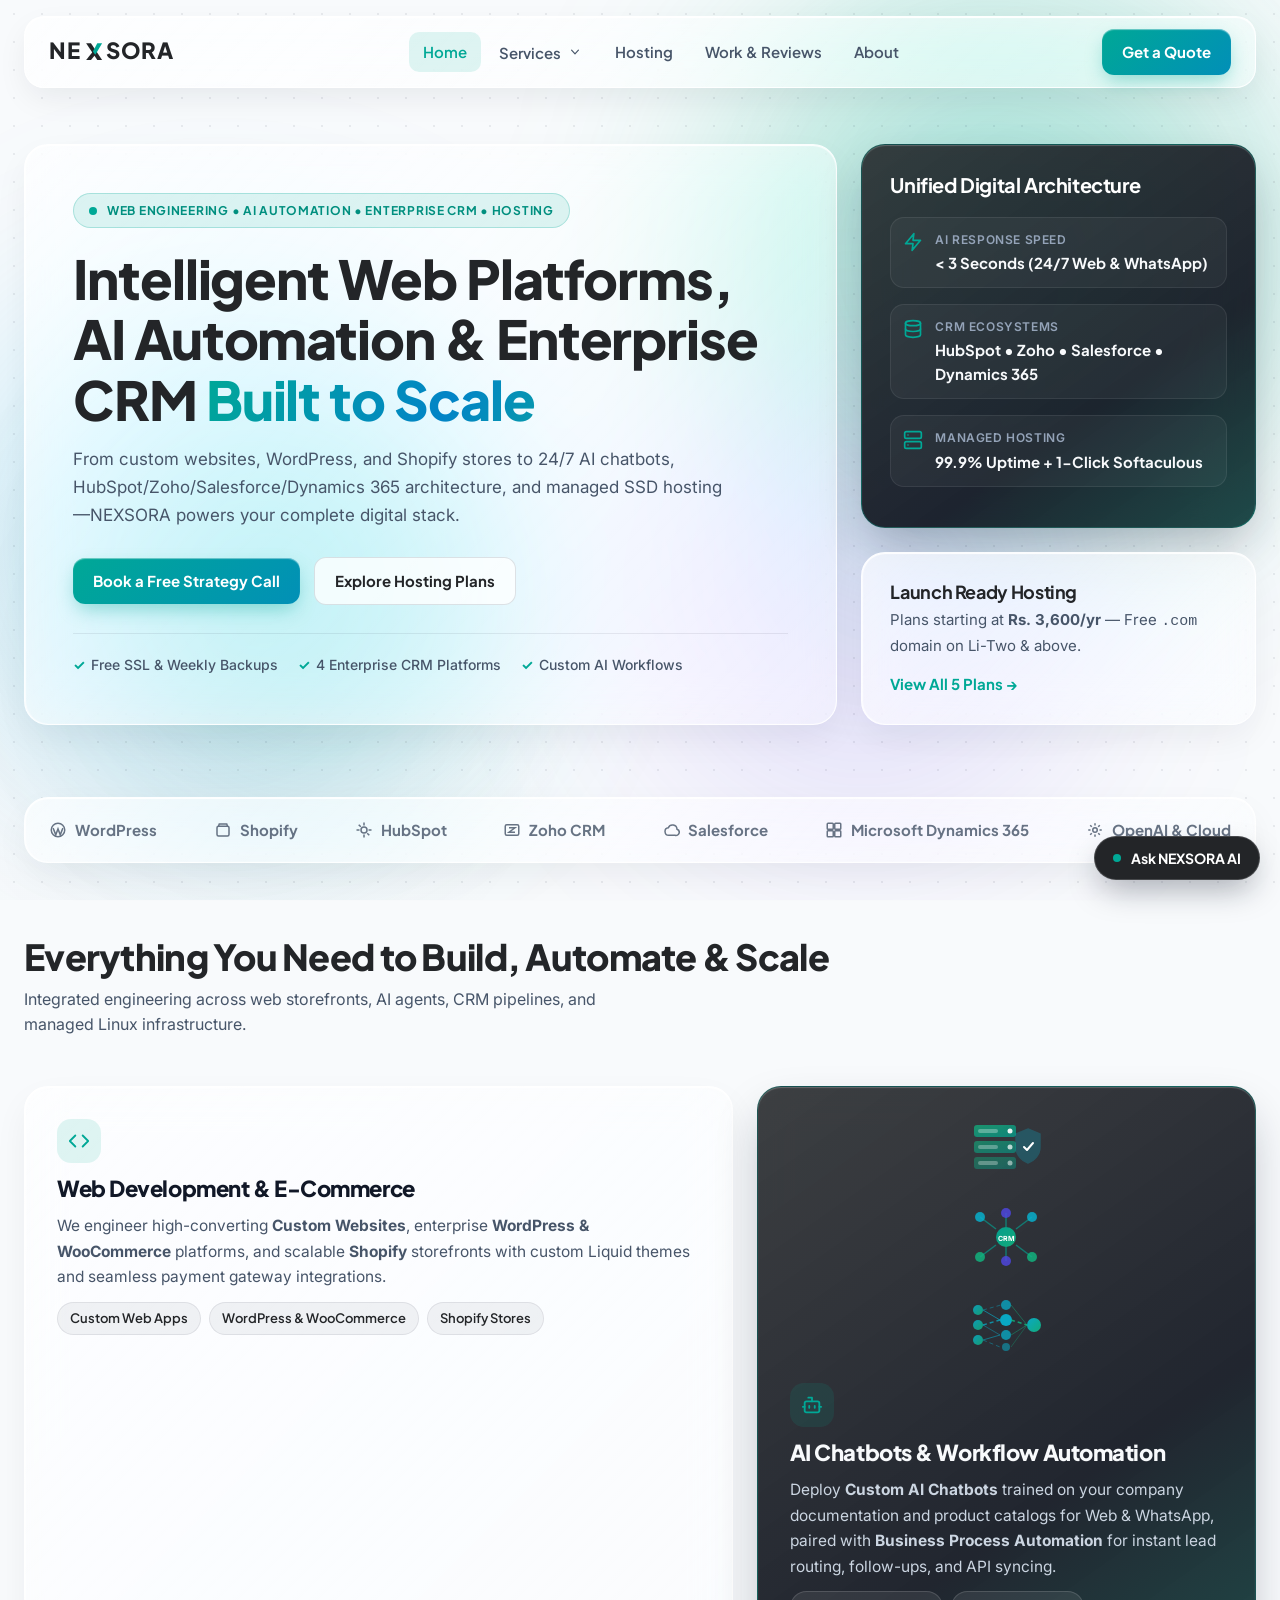
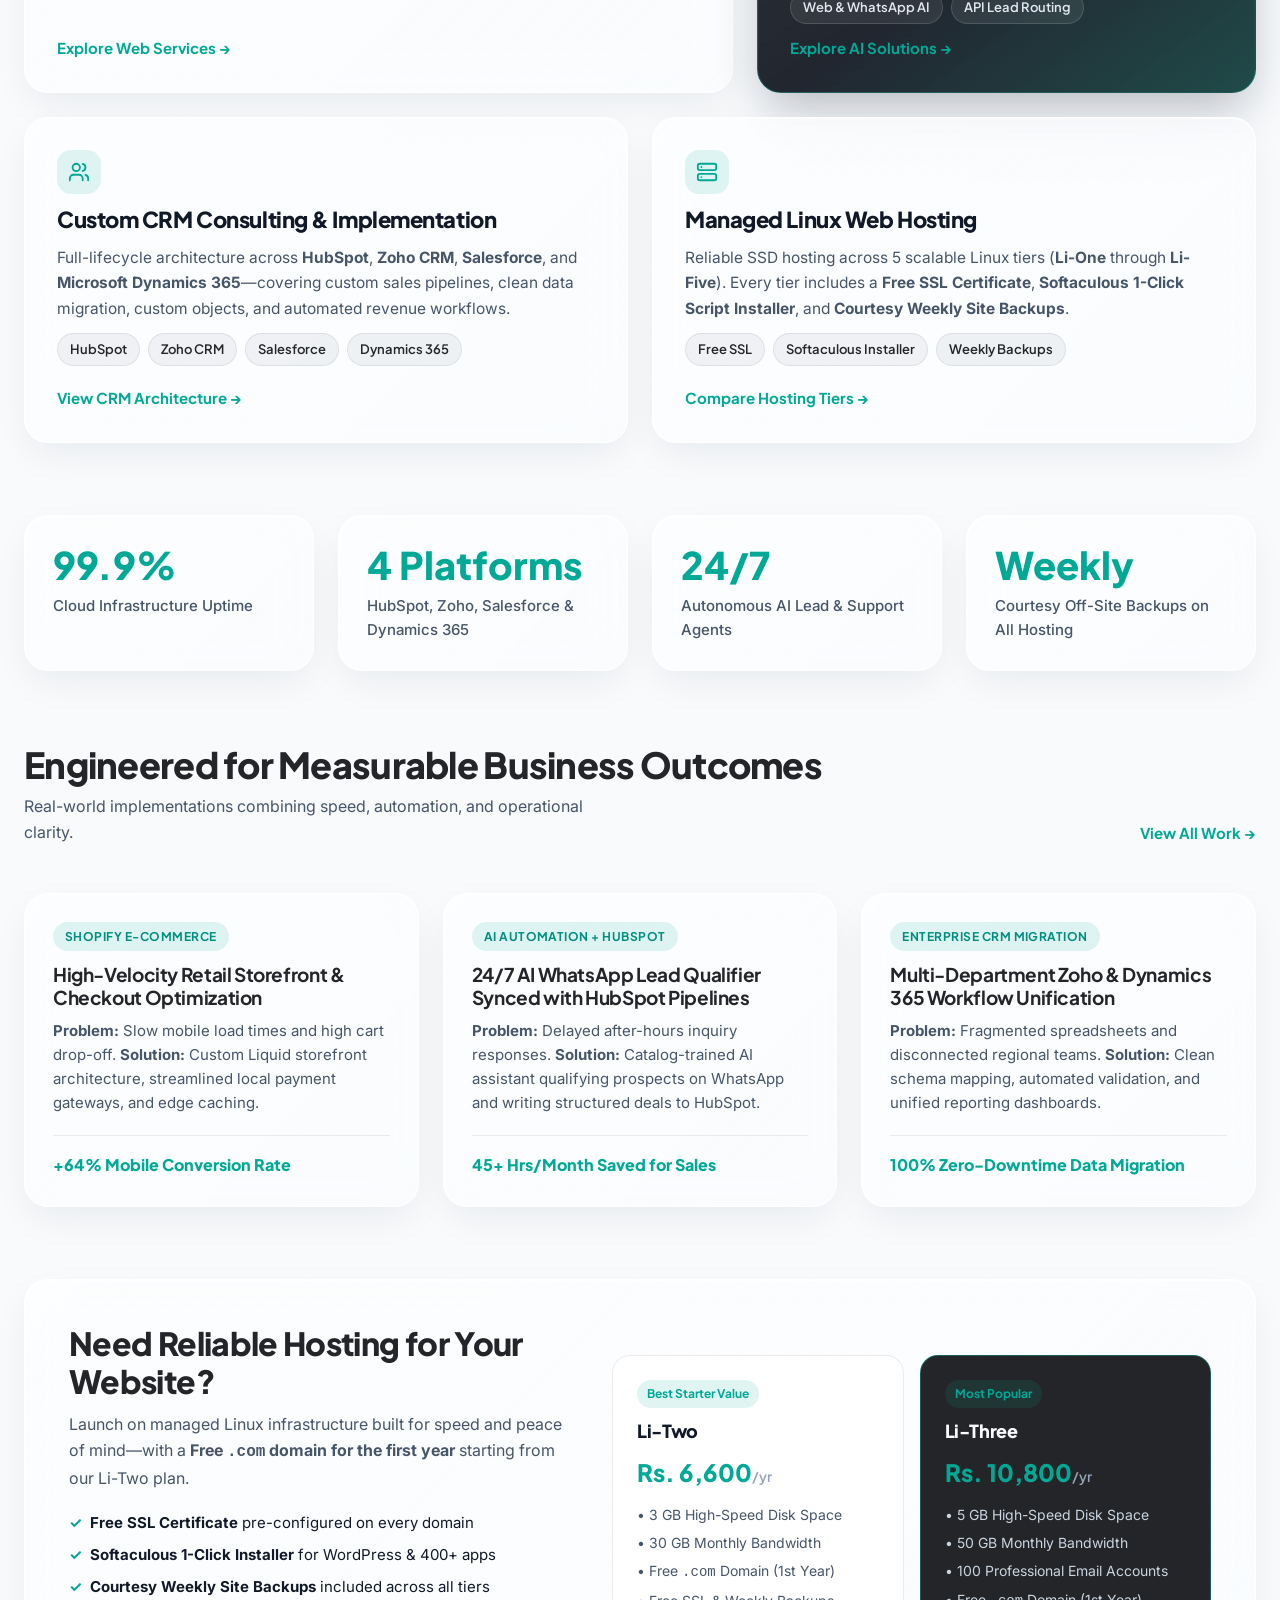
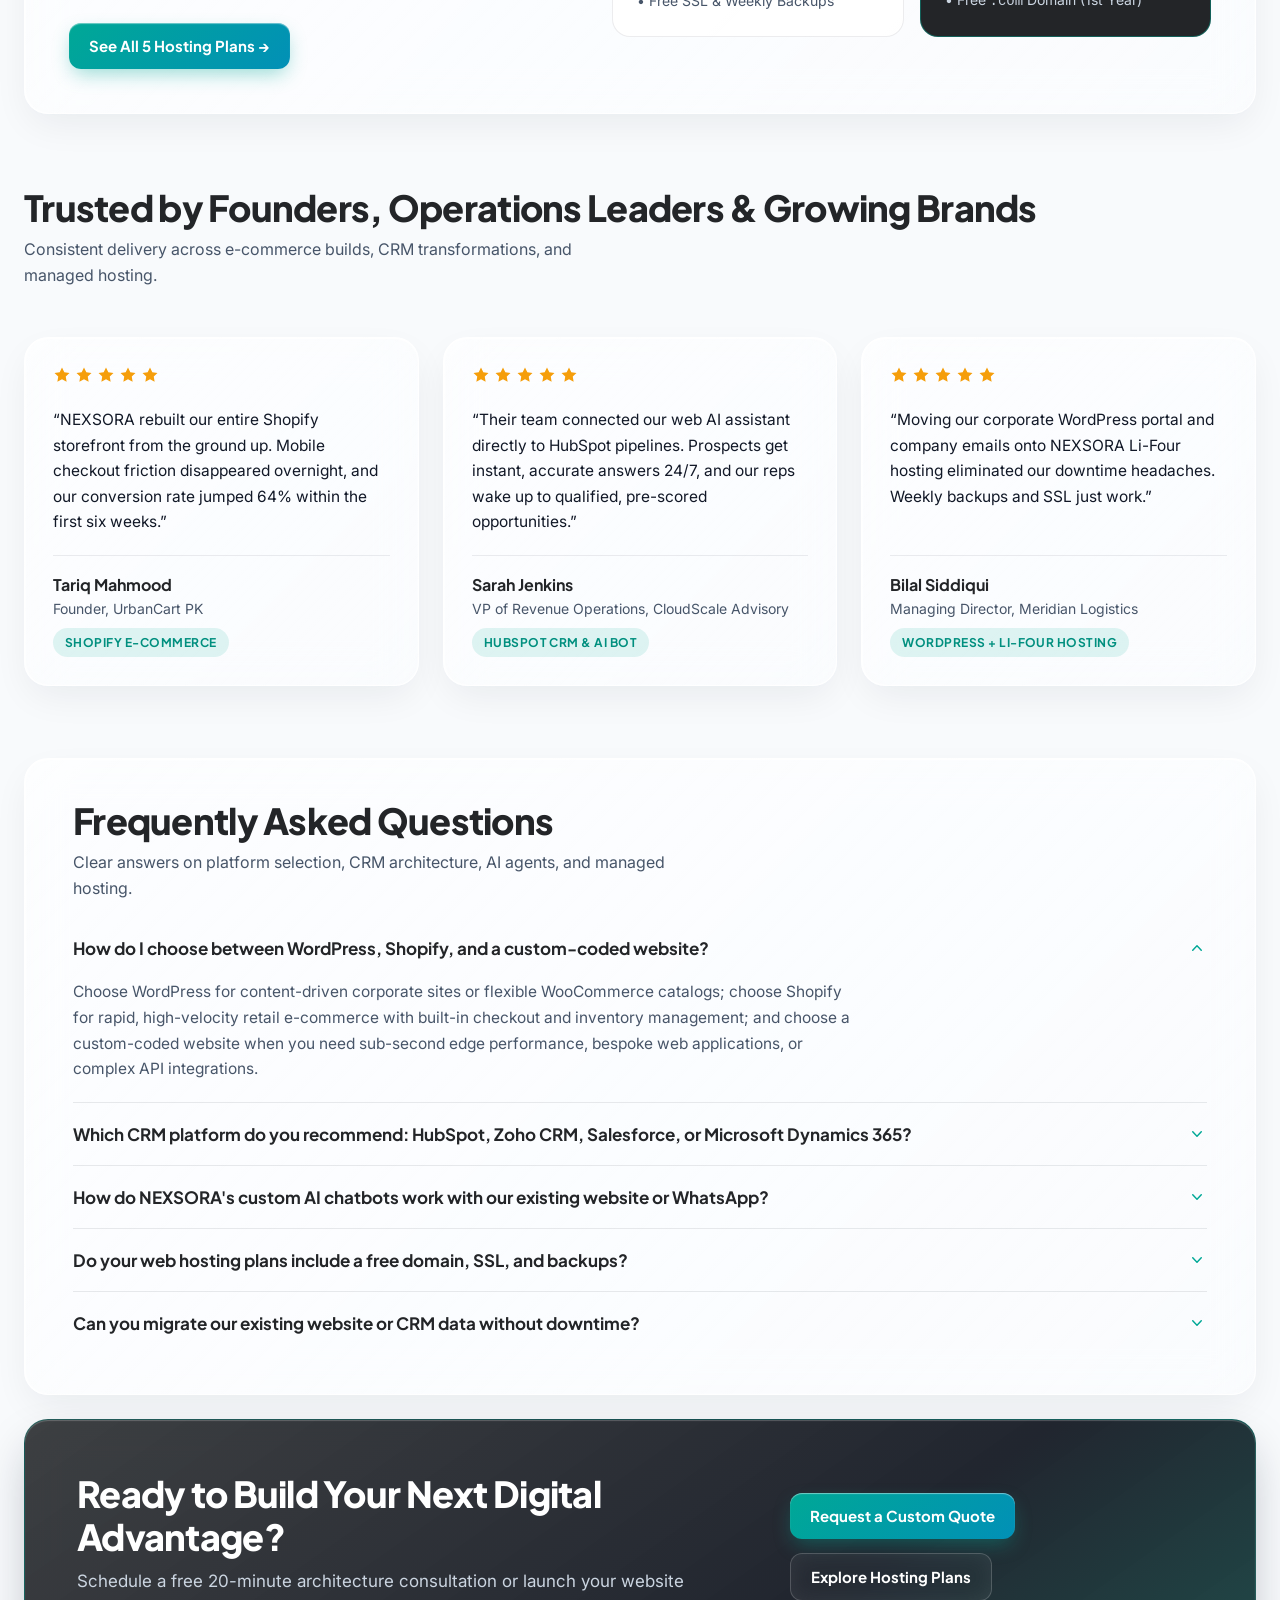
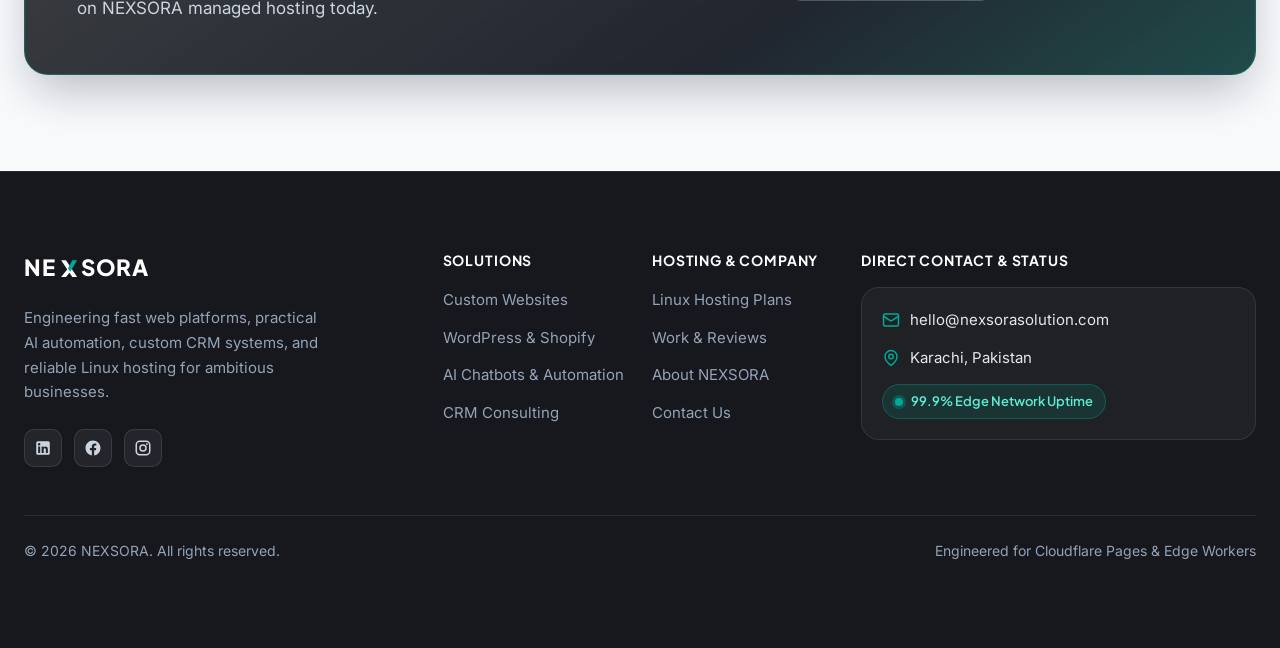
<file: index.html>
<!DOCTYPE html>
<html lang="en">
<head>
  <meta charset="UTF-8">
  <meta name="viewport" content="width=device-width, initial-scale=1.0">
  <title>NEXSORA | Web Development, AI Automation, Custom CRM &amp; Cloud Hosting</title>
  <meta name="description" content="NEXSORA builds high-converting WordPress &amp; Shopify websites, custom AI chatbots, workflow automation, enterprise CRM solutions (HubSpot, Zoho, Salesforce, Dynamics 365), and SSL-secured web hosting.">
  <link rel="canonical" href="https://nexsorasolution.com/">

  <!-- Open Graph -->
  <meta property="og:title" content="NEXSORA | Web Development, AI Automation, Custom CRM &amp; Cloud Hosting">
  <meta property="og:description" content="NEXSORA builds high-converting WordPress &amp; Shopify websites, custom AI chatbots, workflow automation, enterprise CRM solutions (HubSpot, Zoho, Salesforce, Dynamics 365), and SSL-secured web hosting.">
  <meta property="og:type" content="website">
  <meta property="og:url" content="https://nexsorasolution.com/">

  <!-- Twitter Card -->
  <meta name="twitter:card" content="summary_large_image">
  <meta name="twitter:title" content="NEXSORA | Web Development, AI Automation, Custom CRM &amp; Cloud Hosting">
  <meta name="twitter:description" content="NEXSORA builds high-converting WordPress &amp; Shopify websites, custom AI chatbots, workflow automation, enterprise CRM solutions, and SSL-secured web hosting.">

  <!-- Fonts & Styles -->
  <link rel="preconnect" href="https://fonts.googleapis.com">
  <link rel="preconnect" href="https://fonts.gstatic.com" crossorigin>
  <link href="https://fonts.googleapis.com/css2?family=Inter:wght@400;500;600&family=Plus+Jakarta+Sans:wght@500;600;700;800&display=swap" rel="stylesheet">
  <link rel="stylesheet" href="/assets/css/styles.css">

  <!-- Structured Data (Organization, WebSite, FAQPage) -->
  <script type="application/ld+json">
  {
    "@context": "https://schema.org",
    "@graph": [
      {
        "@type": "Organization",
        "@id": "https://nexsorasolution.com/#organization",
        "name": "NEXSORA",
        "url": "https://nexsorasolution.com",
        "email": "hello@nexsorasolution.com",
        "areaServed": ["PK", "Global"]
      },
      {
        "@type": "WebSite",
        "@id": "https://nexsorasolution.com/#website",
        "url": "https://nexsorasolution.com/",
        "name": "NEXSORA",
        "publisher": {
          "@id": "https://nexsorasolution.com/#organization"
        }
      },
      {
        "@type": "FAQPage",
        "@id": "https://nexsorasolution.com/#faq",
        "mainEntity": [
          {
            "@type": "Question",
            "name": "How do I choose between WordPress, Shopify, and a custom-coded website?",
            "acceptedAnswer": {
              "@type": "Answer",
              "text": "Choose WordPress for content-driven corporate sites or flexible WooCommerce catalogs; choose Shopify for rapid, high-velocity retail e-commerce with built-in checkout and inventory management; and choose a custom-coded website when you need sub-second edge performance, bespoke web applications, or complex API integrations."
            }
          },
          {
            "@type": "Question",
            "name": "Which CRM platform do you recommend: HubSpot, Zoho CRM, Salesforce, or Microsoft Dynamics 365?",
            "acceptedAnswer": {
              "@type": "Answer",
              "text": "We match the CRM to your team structure and growth stage. HubSpot excels for inbound marketing and fast-moving sales teams; Zoho CRM delivers strong value for multi-channel SMEs; Salesforce fits complex enterprise pipelines; and Microsoft Dynamics 365 is ideal for organizations standardized on Microsoft 365 and ERP workflows."
            }
          },
          {
            "@type": "Question",
            "name": "How do NEXSORA's custom AI chatbots work with our existing website or WhatsApp?",
            "acceptedAnswer": {
              "@type": "Answer",
              "text": "We train secure AI agents on your approved product catalogs, SOPs, and knowledge base, then deploy them via a lightweight web widget or the official WhatsApp Business API. Qualified leads, transcripts, and bookings are synced directly into your CRM in real time."
            }
          },
          {
            "@type": "Question",
            "name": "Do your web hosting plans include a free domain, SSL, and backups?",
            "acceptedAnswer": {
              "@type": "Answer",
              "text": "Yes. Every NEXSORA Linux hosting plan (Li-One through Li-Five) includes a Free SSL Certificate, Softaculous 1-Click Installer, and Courtesy Weekly Site Backups. Plans from Li-Two and above also include a Free .com domain for the first year."
            }
          },
          {
            "@type": "Question",
            "name": "Can you migrate our existing website or CRM data without downtime?",
            "acceptedAnswer": {
              "@type": "Answer",
              "text": "Yes. We stage your new website or CRM schema in a parallel environment, run full data validation and DNS pre-checks, and execute the cutover during a low-traffic window to ensure zero downtime and intact historical records."
            }
          }
        ]
      }
    ]
  }
  </script>
</head>
<body>
  <div class="ambient-mesh" aria-hidden="true"></div>

  <header class="site-header">
    <nav class="nav-shell glass-nav" aria-label="Primary Navigation">
      <div class="nav-inner">
        <a href="/" class="brand-link" aria-label="NEXSORA Home">
          <svg class="brand-svg" viewBox="0 0 184 28" fill="none" xmlns="http://www.w3.org/2000/svg" role="img" aria-label="NEXSORA">
            <text x="0" y="22" font-family="'Plus Jakarta Sans', sans-serif" font-weight="800" font-size="24" letter-spacing="0.04em" fill="#232528">NE</text>
            <path d="M40 4.5H45.2L57.2 22.5H52L40 4.5Z" fill="#232528"/>
            <path d="M40 22.5L47.3 13.5L49.9 16.9L45.2 22.5H40Z" fill="#232528"/>
            <path d="M47.3 13.5L52 4.5H57.2L49.9 16.9L47.3 13.5Z" fill="#00A896"/>
            <text x="61" y="22" font-family="'Plus Jakarta Sans', sans-serif" font-weight="800" font-size="24" letter-spacing="0.04em" fill="#232528">SORA</text>
          </svg>
        </a>

        <div class="nav-links">
          <a href="/" class="nav-link" data-route="/">Home</a>

          <div class="nav-dropdown" data-dropdown>
            <button type="button" class="nav-dropdown-trigger" data-services-trigger aria-expanded="false" aria-haspopup="true" aria-controls="services-dropdown-menu">
              Services
              <svg class="nav-chevron" viewBox="0 0 20 20" fill="currentColor" aria-hidden="true">
                <path fill-rule="evenodd" d="M5.23 7.21a.75.75 0 011.06.02L10 11.168l3.71-3.938a.75.75 0 111.08 1.04l-4.25 4.5a.75.75 0 01-1.08 0l-4.25-4.5a.75.75 0 01.02-1.06z" clip-rule="evenodd"/>
              </svg>
            </button>
            <div id="services-dropdown-menu" class="nav-dropdown-menu" data-dropdown-menu role="menu">
              <a href="/services/web-development" class="dropdown-item" data-route="/services/web-development" role="menuitem">
                <span class="dropdown-item-title">Web Development</span>
                <span class="dropdown-item-desc">Custom sites, WordPress &amp; Shopify</span>
              </a>
              <a href="/services/ai-crm" class="dropdown-item" data-route="/services/ai-crm" role="menuitem">
                <span class="dropdown-item-title">AI &amp; Custom CRM</span>
                <span class="dropdown-item-desc">AI chatbots, automation &amp; CRM systems</span>
              </a>
            </div>
          </div>

          <a href="/hosting" class="nav-link" data-route="/hosting">Hosting</a>
          <a href="/work" class="nav-link" data-route="/work">Work &amp; Reviews</a>
          <a href="/about" class="nav-link" data-route="/about">About</a>
        </div>

        <div class="nav-actions">
          <a href="/contact" class="btn-primary nav-cta-desktop">Get a Quote</a>
          <button type="button" class="mobile-toggle" data-mobile-toggle aria-expanded="false" aria-controls="mobile-nav-drawer" aria-label="Toggle navigation menu">
            <svg class="icon-menu" width="22" height="22" viewBox="0 0 24 24" fill="none" stroke="currentColor" stroke-width="2" stroke-linecap="round" stroke-linejoin="round" aria-hidden="true">
              <line x1="4" y1="7" x2="20" y2="7"></line>
              <line x1="4" y1="12" x2="20" y2="12"></line>
              <line x1="4" y1="17" x2="20" y2="17"></line>
            </svg>
            <svg class="icon-close" width="22" height="22" viewBox="0 0 24 24" fill="none" stroke="currentColor" stroke-width="2" stroke-linecap="round" stroke-linejoin="round" aria-hidden="true">
              <line x1="18" y1="6" x2="6" y2="18"></line>
              <line x1="6" y1="6" x2="18" y2="18"></line>
            </svg>
          </button>
        </div>
      </div>

      <div id="mobile-nav-drawer" class="mobile-drawer" data-mobile-drawer aria-hidden="true">
        <div class="mobile-drawer-inner">
          <a href="/" class="mobile-nav-link" data-route="/">Home</a>
          <div class="mobile-nav-group">
            <span class="mobile-nav-label">Services</span>
            <a href="/services/web-development" class="mobile-nav-link mobile-sub-link" data-route="/services/web-development">Web Development</a>
            <a href="/services/ai-crm" class="mobile-nav-link mobile-sub-link" data-route="/services/ai-crm">AI &amp; Custom CRM</a>
          </div>
          <a href="/hosting" class="mobile-nav-link" data-route="/hosting">Hosting</a>
          <a href="/work" class="mobile-nav-link" data-route="/work">Work &amp; Reviews</a>
          <a href="/about" class="mobile-nav-link" data-route="/about">About</a>
          <a href="/contact" class="btn-primary mobile-drawer-cta">Get a Quote</a>
        </div>
      </div>
    </nav>
  </header>

  <main class="site-main">
    <!-- Section 1: Asymmetric Bento Hero -->
    <section class="bento-grid" aria-label="Hero Overview">
      <div class="glass-card hero-card lg-span-8">
        <div>
          <span class="eyebrow-badge hero-reveal-0">
            <span class="pulse-dot" aria-hidden="true"></span>
            WEB ENGINEERING &bull; AI AUTOMATION &bull; ENTERPRISE CRM &bull; HOSTING
          </span>
          <h1 class="hero-title hero-reveal-1" style="margin-top: 1.25rem;">
            Intelligent Web Platforms, AI Automation &amp; Enterprise CRM <span class="text-liquid">Built to Scale</span>
          </h1>
          <p class="hero-subtitle hero-reveal-2" style="margin-top: 1rem;">
            From custom websites, WordPress, and Shopify stores to 24/7 AI chatbots, HubSpot/Zoho/Salesforce/Dynamics 365 architecture, and managed SSD hosting—NEXSORA powers your complete digital stack.
          </p>
          <div class="cta-row hero-reveal-3" style="margin-top: 1.75rem;">
            <a href="/contact" class="btn-primary">Book a Free Strategy Call</a>
            <a href="/hosting" class="btn-secondary">Explore Hosting Plans</a>
          </div>
        </div>

        <div class="micro-trust-bar">
          <span class="micro-trust-item"><span class="micro-trust-check">&#10003;</span> Free SSL &amp; Weekly Backups</span>
          <span class="micro-trust-item"><span class="micro-trust-check">&#10003;</span> 4 Enterprise CRM Platforms</span>
          <span class="micro-trust-item"><span class="micro-trust-check">&#10003;</span> Custom AI Workflows</span>
        </div>
      </div>

      <div class="hero-stack lg-span-4">
        <div class="glass-card-dark hero-dark-tile">
          <h2 class="hero-dark-title">Unified Digital Architecture</h2>
          <div class="metric-list">
            <div class="metric-row">
              <svg class="metric-icon" width="20" height="20" viewBox="0 0 24 24" fill="none" stroke="currentColor" stroke-width="2" stroke-linecap="round" stroke-linejoin="round" aria-hidden="true">
                <path d="M13 2L3 14h9l-1 8 10-12h-9l1-8z"></path>
              </svg>
              <div>
                <span class="metric-label">AI Response Speed</span>
                <span class="metric-value">&lt; 3 Seconds (24/7 Web &amp; WhatsApp)</span>
              </div>
            </div>
            <div class="metric-row">
              <svg class="metric-icon" width="20" height="20" viewBox="0 0 24 24" fill="none" stroke="currentColor" stroke-width="2" stroke-linecap="round" stroke-linejoin="round" aria-hidden="true">
                <ellipse cx="12" cy="5" rx="9" ry="3"></ellipse>
                <path d="M3 5v14c0 1.66 4 3 9 3s9-1.34 9-3V5"></path>
                <path d="M3 12c0 1.66 4 3 9 3s9-1.34 9-3"></path>
              </svg>
              <div>
                <span class="metric-label">CRM Ecosystems</span>
                <span class="metric-value">HubSpot &bull; Zoho &bull; Salesforce &bull; Dynamics 365</span>
              </div>
            </div>
            <div class="metric-row">
              <svg class="metric-icon" width="20" height="20" viewBox="0 0 24 24" fill="none" stroke="currentColor" stroke-width="2" stroke-linecap="round" stroke-linejoin="round" aria-hidden="true">
                <rect x="2" y="2" width="20" height="8" rx="2" ry="2"></rect>
                <rect x="2" y="14" width="20" height="8" rx="2" ry="2"></rect>
                <line x1="6" y1="6" x2="6.01" y2="6"></line>
                <line x1="6" y1="18" x2="6.01" y2="18"></line>
              </svg>
              <div>
                <span class="metric-label">Managed Hosting</span>
                <span class="metric-value">99.9% Uptime + 1-Click Softaculous</span>
              </div>
            </div>
          </div>
        </div>

        <div class="glass-card hero-hosting-tile">
          <div>
            <h2 class="hero-hosting-title">Launch Ready Hosting</h2>
            <p class="hero-hosting-text" style="margin-top: 0.375rem;">
              Plans starting at <strong>Rs. 3,600/yr</strong> &mdash; Free <code>.com</code> domain on Li-Two &amp; above.
            </p>
          </div>
          <a href="/hosting" class="link-arrow">View All 5 Plans &rarr;</a>
        </div>
      </div>
    </section>

    <!-- Section 2: Technology & Partner Ecosystem Bar -->
    <section class="bento-grid bento-section" aria-label="Technology Ecosystem">
      <div class="glass-card ecosystem-bar col-span-12">
        <span class="ecosystem-item">
          <svg width="18" height="18" viewBox="0 0 24 24" fill="none" stroke="currentColor" stroke-width="2" aria-hidden="true"><circle cx="12" cy="12" r="9"></circle><path d="M5.5 9.5l3.5 9 3-8 3 8 3.5-9"></path></svg>
          WordPress
        </span>
        <span class="ecosystem-item">
          <svg width="18" height="18" viewBox="0 0 24 24" fill="none" stroke="currentColor" stroke-width="2" aria-hidden="true"><path d="M6 7l1-3h10l1 3"></path><rect x="4" y="7" width="16" height="13" rx="2"></rect></svg>
          Shopify
        </span>
        <span class="ecosystem-item">
          <svg width="18" height="18" viewBox="0 0 24 24" fill="none" stroke="currentColor" stroke-width="2" aria-hidden="true"><circle cx="12" cy="12" r="4"></circle><path d="M12 2v4M12 18v4M4.93 4.93l2.83 2.83M16.24 16.24l2.83 2.83M2 12h4M18 12h4"></path></svg>
          HubSpot
        </span>
        <span class="ecosystem-item">
          <svg width="18" height="18" viewBox="0 0 24 24" fill="none" stroke="currentColor" stroke-width="2" aria-hidden="true"><rect x="3" y="5" width="18" height="14" rx="2"></rect><path d="M8 9h8l-8 6h8"></path></svg>
          Zoho CRM
        </span>
        <span class="ecosystem-item">
          <svg width="18" height="18" viewBox="0 0 24 24" fill="none" stroke="currentColor" stroke-width="2" aria-hidden="true"><path d="M17.5 19H9a5 5 0 0 1-.5-9.97A6 6 0 0 1 20 11a4 4 0 0 1-2.5 8Z"></path></svg>
          Salesforce
        </span>
        <span class="ecosystem-item">
          <svg width="18" height="18" viewBox="0 0 24 24" fill="none" stroke="currentColor" stroke-width="2" aria-hidden="true"><rect x="3" y="3" width="8" height="8" rx="1"></rect><rect x="13" y="3" width="8" height="8" rx="1"></rect><rect x="3" y="13" width="8" height="8" rx="1"></rect><rect x="13" y="13" width="8" height="8" rx="1"></rect></svg>
          Microsoft Dynamics 365
        </span>
        <span class="ecosystem-item">
          <svg width="18" height="18" viewBox="0 0 24 24" fill="none" stroke="currentColor" stroke-width="2" aria-hidden="true"><path d="M12 3v3m0 12v3M3 12h3m12 0h3M5.6 5.6l2.1 2.1m8.6 8.6l2.1 2.1M5.6 18.4l2.1-2.1m8.6-8.6l2.1-2.1"></path><circle cx="12" cy="12" r="3"></circle></svg>
          OpenAI &amp; Cloud
        </span>
      </div>
    </section>

    <!-- Section 3: Core Services Bento Grid (4 Pillars) -->
    <section class="bento-section" aria-label="Core Services">
      <div class="bento-grid">
        <div class="section-header col-span-12">
          <div>
            <h2 class="section-title">Everything You Need to Build, Automate &amp; Scale</h2>
            <p class="section-subtitle">Integrated engineering across web storefronts, AI agents, CRM pipelines, and managed Linux infrastructure.</p>
          </div>
        </div>

        <!-- Pillar 1: Web Development & E-Commerce -->
        <article class="glass-card service-card lg-span-7">
          <div class="service-card-head">
            <div class="service-icon-box" aria-hidden="true">
              <svg width="22" height="22" viewBox="0 0 24 24" fill="none" stroke="currentColor" stroke-width="2" stroke-linecap="round" stroke-linejoin="round">
                <polyline points="16 18 22 12 16 6"></polyline>
                <polyline points="8 6 2 12 8 18"></polyline>
              </svg>
            </div>
            <h3 class="service-card-title">Web Development &amp; E-Commerce</h3>
            <p class="service-card-desc">
              We engineer high-converting <strong>Custom Websites</strong>, enterprise <strong>WordPress &amp; WooCommerce</strong> platforms, and scalable <strong>Shopify</strong> storefronts with custom Liquid themes and seamless payment gateway integrations.
            </p>
            <div class="pill-group">
              <span class="pill-tag">Custom Web Apps</span>
              <span class="pill-tag">WordPress &amp; WooCommerce</span>
              <span class="pill-tag">Shopify Stores</span>
            </div>
          </div>
          <a href="/services/web-development" class="link-arrow">Explore Web Services &rarr;</a>
        </article>

        <!-- Pillar 2: AI Chatbots & Workflow Automation -->
        <article class="glass-card-dark service-card lg-span-5">
          <div class="service-card-head"><div class="service-card-head"><div class="service-card-head"><div class="service-card-head">
              <div class="svg-illustration" aria-hidden="true">
                <svg width="80" height="60" viewBox="0 0 80 60" fill="none" xmlns="http://www.w3.org/2000/svg">
                  <defs>
                    <linearGradient id="greenG-home-s4" x1="0" y1="0" x2="1" y2="1">
                      <stop offset="0%" stop-color="#10B981"/><stop offset="100%" stop-color="#00A896"/>
                    </linearGradient>
                  </defs>
                  <!-- Server rack -->
                  <rect x="8" y="6" width="42" height="12" rx="3" fill="url(#greenG-home-s4)" opacity="0.7"/>
                  <rect x="8" y="22" width="42" height="12" rx="3" fill="url(#greenG-home-s4)" opacity="0.55"/>
                  <rect x="8" y="38" width="42" height="12" rx="3" fill="url(#greenG-home-s4)" opacity="0.4"/>
                  <circle cx="44" cy="12" r="2.5" fill="#fff" opacity="0.9"/>
                  <circle cx="44" cy="28" r="2.5" fill="#fff" opacity="0.7"/>
                  <circle cx="44" cy="44" r="2.5" fill="#fff" opacity="0.5"/>
                  <rect x="12" y="10" width="20" height="4" rx="2" fill="#fff" opacity="0.3"/>
                  <rect x="12" y="26" width="20" height="4" rx="2" fill="#fff" opacity="0.3"/>
                  <rect x="12" y="42" width="20" height="4" rx="2" fill="#fff" opacity="0.3"/>
                  <!-- Shield -->
                  <path d="M62 10 L74 15 L74 28 C74 36 68 42 62 44 C56 42 50 36 50 28 L50 15 Z" fill="#06B6D4" opacity="0.25" stroke="#06B6D4" stroke-width="1.5"/>
                  <path d="M58 28 L61 31 L67 24" stroke="#fff" stroke-width="2" stroke-linecap="round" stroke-linejoin="round"/>
                </svg>
              </div><div class="svg-illustration" aria-hidden="true">
                <svg width="80" height="60" viewBox="0 0 80 60" fill="none" xmlns="http://www.w3.org/2000/svg">
                  <defs>
                    <linearGradient id="tealG-home-s3" x1="0" y1="0" x2="1" y2="1">
                      <stop offset="0%" stop-color="#00A896"/><stop offset="100%" stop-color="#10B981"/>
                    </linearGradient>
                  </defs>
                  <!-- Center hub -->
                  <circle cx="40" cy="30" r="10" fill="url(#tealG-home-s3)" opacity="0.9" class="svg-anim" style="animation:floatY 3s ease-in-out infinite"/>
                  <text x="40" y="34" text-anchor="middle" font-size="7" fill="#fff" font-weight="700">CRM</text>
                  <!-- Spokes -->
                  <line x1="30" y1="22" x2="14" y2="10" stroke="#00A896" stroke-width="1.5" opacity="0.6"/>
                  <line x1="50" y1="22" x2="66" y2="10" stroke="#00A896" stroke-width="1.5" opacity="0.6"/>
                  <line x1="30" y1="38" x2="14" y2="50" stroke="#00A896" stroke-width="1.5" opacity="0.6"/>
                  <line x1="50" y1="38" x2="66" y2="50" stroke="#00A896" stroke-width="1.5" opacity="0.6"/>
                  <line x1="40" y1="20" x2="40" y2="6" stroke="#00A896" stroke-width="1.5" opacity="0.6"/>
                  <line x1="40" y1="40" x2="40" y2="54" stroke="#00A896" stroke-width="1.5" opacity="0.6"/>
                  <!-- Spoke nodes -->
                  <circle cx="14" cy="10" r="5" fill="#06B6D4" opacity="0.8"/>
                  <circle cx="66" cy="10" r="5" fill="#06B6D4" opacity="0.8"/>
                  <circle cx="14" cy="50" r="5" fill="#10B981" opacity="0.8"/>
                  <circle cx="66" cy="50" r="5" fill="#10B981" opacity="0.8"/>
                  <circle cx="40" cy="6" r="5" fill="#4F46E5" opacity="0.8"/>
                  <circle cx="40" cy="54" r="5" fill="#4F46E5" opacity="0.8"/>
                </svg>
              </div><div class="svg-illustration" aria-hidden="true">
                <svg width="80" height="60" viewBox="0 0 80 60" fill="none" xmlns="http://www.w3.org/2000/svg">
                  <defs>
                    <linearGradient id="cyanG-home-s2" x1="0" y1="0" x2="1" y2="1">
                      <stop offset="0%" stop-color="#06B6D4"/><stop offset="100%" stop-color="#10B981"/>
                    </linearGradient>
                  </defs>
                  <!-- Input nodes -->
                  <circle cx="12" cy="15" r="5" fill="url(#cyanG-home-s2)" opacity="0.8"/>
                  <circle cx="12" cy="30" r="5" fill="url(#cyanG-home-s2)" opacity="0.8"/>
                  <circle cx="12" cy="45" r="5" fill="url(#cyanG-home-s2)" opacity="0.8"/>
                  <!-- Hidden nodes -->
                  <circle cx="40" cy="10" r="5" fill="#06B6D4" opacity="0.7"/>
                  <circle cx="40" cy="25" r="6" fill="#06B6D4" opacity="0.9"/>
                  <circle cx="40" cy="40" r="5" fill="#06B6D4" opacity="0.7"/>
                  <circle cx="40" cy="52" r="4" fill="#06B6D4" opacity="0.5"/>
                  <!-- Output node -->
                  <circle cx="68" cy="30" r="7" fill="url(#cyanG-home-s2)" opacity="0.9"/>
                  <!-- Connections animated -->
                  <line x1="17" y1="15" x2="35" y2="10" stroke="#06B6D4" stroke-width="1" opacity="0.4" stroke-dasharray="4 3" class="svg-anim" style="animation:dashFlow 1.5s linear infinite"/>
                  <line x1="17" y1="15" x2="34" y2="25" stroke="#06B6D4" stroke-width="1" opacity="0.6"/>
                  <line x1="17" y1="30" x2="34" y2="25" stroke="#06B6D4" stroke-width="1.5" opacity="0.7" stroke-dasharray="4 3" class="svg-anim" style="animation:dashFlow 1.8s linear infinite"/>
                  <line x1="17" y1="30" x2="34" y2="40" stroke="#06B6D4" stroke-width="1" opacity="0.4"/>
                  <line x1="17" y1="45" x2="34" y2="40" stroke="#06B6D4" stroke-width="1" opacity="0.5"/>
                  <line x1="17" y1="45" x2="34" y2="52" stroke="#06B6D4" stroke-width="1" opacity="0.4" stroke-dasharray="4 3" class="svg-anim" style="animation:dashFlow 2s linear infinite"/>
                  <line x1="45" y1="10" x2="61" y2="30" stroke="#10B981" stroke-width="1" opacity="0.4"/>
                  <line x1="45" y1="25" x2="61" y2="30" stroke="#10B981" stroke-width="1.5" opacity="0.8" stroke-dasharray="4 3" class="svg-anim" style="animation:dashFlow 1.6s linear infinite"/>
                  <line x1="45" y1="40" x2="61" y2="30" stroke="#10B981" stroke-width="1" opacity="0.4"/>
                  <line x1="45" y1="52" x2="61" y2="30" stroke="#10B981" stroke-width="1" opacity="0.3"/>
                </svg>
              </div><div class="service-icon-box" aria-hidden="true">
              <svg width="22" height="22" viewBox="0 0 24 24" fill="none" stroke="currentColor" stroke-width="2" stroke-linecap="round" stroke-linejoin="round">
                <path d="M12 8V4H8"></path>
                <rect width="16" height="12" x="4" y="8" rx="2"></rect>
                <path d="M2 14h2"></path>
                <path d="M20 14h2"></path>
                <path d="M15 13v2"></path>
                <path d="M9 13v2"></path>
              </svg>
            </div>
            <h3 class="service-card-title">AI Chatbots &amp; Workflow Automation</h3>
            <p class="service-card-desc">
              Deploy <strong>Custom AI Chatbots</strong> trained on your company documentation and product catalogs for Web &amp; WhatsApp, paired with <strong>Business Process Automation</strong> for instant lead routing, follow-ups, and API syncing.
            </p>
            <div class="pill-group">
              <span class="pill-tag pill-tag-dark">Web &amp; WhatsApp AI</span>
              <span class="pill-tag pill-tag-dark">API Lead Routing</span>
            </div>
          </div>
          <a href="/services/ai-crm" class="link-arrow">Explore AI Solutions &rarr;</a>
        </article>

        <!-- Pillar 3: Custom CRM Consulting & Implementation -->
        <article class="glass-card service-card lg-span-6">
          <div class="service-card-head">
            <div class="service-icon-box" aria-hidden="true">
              <svg width="22" height="22" viewBox="0 0 24 24" fill="none" stroke="currentColor" stroke-width="2" stroke-linecap="round" stroke-linejoin="round">
                <path d="M16 21v-2a4 4 0 0 0-4-4H6a4 4 0 0 0-4 4v2"></path>
                <circle cx="9" cy="7" r="4"></circle>
                <path d="M22 21v-2a4 4 0 0 0-3-3.87"></path>
                <path d="M16 3.13a4 4 0 0 1 0 7.75"></path>
              </svg>
            </div>
            <h3 class="service-card-title">Custom CRM Consulting &amp; Implementation</h3>
            <p class="service-card-desc">
              Full-lifecycle architecture across <strong>HubSpot</strong>, <strong>Zoho CRM</strong>, <strong>Salesforce</strong>, and <strong>Microsoft Dynamics 365</strong>—covering custom sales pipelines, clean data migration, custom objects, and automated revenue workflows.
            </p>
            <div class="pill-group">
              <span class="pill-tag">HubSpot</span>
              <span class="pill-tag">Zoho CRM</span>
              <span class="pill-tag">Salesforce</span>
              <span class="pill-tag">Dynamics 365</span>
            </div>
          </div>
          <a href="/services/ai-crm" class="link-arrow">View CRM Architecture &rarr;</a>
        </article>

        <!-- Pillar 4: Managed Linux Web Hosting -->
        <article class="glass-card service-card lg-span-6">
          <div class="service-card-head">
            <div class="service-icon-box" aria-hidden="true">
              <svg width="22" height="22" viewBox="0 0 24 24" fill="none" stroke="currentColor" stroke-width="2" stroke-linecap="round" stroke-linejoin="round">
                <rect x="2" y="3" width="20" height="7" rx="2"></rect>
                <rect x="2" y="14" width="20" height="7" rx="2"></rect>
                <line x1="6" y1="6.5" x2="6.01" y2="6.5"></line>
                <line x1="6" y1="17.5" x2="6.01" y2="17.5"></line>
              </svg>
            </div>
            <h3 class="service-card-title">Managed Linux Web Hosting</h3>
            <p class="service-card-desc">
              Reliable SSD hosting across 5 scalable Linux tiers (<strong>Li-One</strong> through <strong>Li-Five</strong>). Every tier includes a <strong>Free SSL Certificate</strong>, <strong>Softaculous 1-Click Script Installer</strong>, and <strong>Courtesy Weekly Site Backups</strong>.
            </p>
            <div class="pill-group">
              <span class="pill-tag">Free SSL</span>
              <span class="pill-tag">Softaculous Installer</span>
              <span class="pill-tag">Weekly Backups</span>
            </div>
          </div>
          <a href="/hosting" class="link-arrow">Compare Hosting Tiers &rarr;</a>
        </article>
      </div>
    </section>

    <!-- Section 4: Impact & Reliability Counters -->
    <section class="bento-section" aria-label="Platform Reliability and Impact">
      <div class="bento-grid">
        <div class="glass-card stat-card md-span-6 lg-span-3">
          <span class="stat-value">99.9%</span>
          <span class="stat-label">Cloud Infrastructure Uptime</span>
        </div>
        <div class="glass-card stat-card md-span-6 lg-span-3">
          <span class="stat-value">4 Platforms</span>
          <span class="stat-label">HubSpot, Zoho, Salesforce &amp; Dynamics 365</span>
        </div>
        <div class="glass-card stat-card md-span-6 lg-span-3">
          <span class="stat-value">24/7</span>
          <span class="stat-label">Autonomous AI Lead &amp; Support Agents</span>
        </div>
        <div class="glass-card stat-card md-span-6 lg-span-3">
          <span class="stat-value">Weekly</span>
          <span class="stat-label">Courtesy Off-Site Backups on All Hosting</span>
        </div>
      </div>
    </section>

    <!-- Section 5: Featured Solutions & Case Studies -->
    <section class="bento-section" aria-label="Featured Case Studies">
      <div class="bento-grid">
        <div class="section-header col-span-12">
          <div>
            <h2 class="section-title">Engineered for Measurable Business Outcomes</h2>
            <p class="section-subtitle">Real-world implementations combining speed, automation, and operational clarity.</p>
          </div>
          <a href="/work" class="link-arrow">View All Work &rarr;</a>
        </div>

        <article class="glass-card case-card lg-span-4">
          <div>
            <span class="case-badge">Shopify E-Commerce</span>
            <h3 class="case-title">High-Velocity Retail Storefront &amp; Checkout Optimization</h3>
            <p class="case-flow">
              <strong>Problem:</strong> Slow mobile load times and high cart drop-off. <strong>Solution:</strong> Custom Liquid storefront architecture, streamlined local payment gateways, and edge caching.
            </p>
          </div>
          <div class="case-result">+64% Mobile Conversion Rate</div>
        </article>

        <article class="glass-card case-card lg-span-4">
          <div>
            <span class="case-badge">AI Automation + HubSpot</span>
            <h3 class="case-title">24/7 AI WhatsApp Lead Qualifier Synced with HubSpot Pipelines</h3>
            <p class="case-flow">
              <strong>Problem:</strong> Delayed after-hours inquiry responses. <strong>Solution:</strong> Catalog-trained AI assistant qualifying prospects on WhatsApp and writing structured deals to HubSpot.
            </p>
          </div>
          <div class="case-result">45+ Hrs/Month Saved for Sales</div>
        </article>

        <article class="glass-card case-card lg-span-4">
          <div>
            <span class="case-badge">Enterprise CRM Migration</span>
            <h3 class="case-title">Multi-Department Zoho &amp; Dynamics 365 Workflow Unification</h3>
            <p class="case-flow">
              <strong>Problem:</strong> Fragmented spreadsheets and disconnected regional teams. <strong>Solution:</strong> Clean schema mapping, automated validation, and unified reporting dashboards.
            </p>
          </div>
          <div class="case-result">100% Zero-Downtime Data Migration</div>
        </article>
      </div>
    </section>

    <!-- Section 6: Hosting Spotlight Bento Banner -->
    <section class="bento-section" aria-label="Managed Hosting Spotlight">
      <div class="bento-grid">
        <div class="glass-card hosting-spotlight col-span-12">
          <div>
            <h2 class="hosting-spotlight-title">Need Reliable Hosting for Your Website?</h2>
            <p class="hosting-spotlight-desc">
              Launch on managed Linux infrastructure built for speed and peace of mind—with a <strong>Free <code>.com</code> domain for the first year</strong> starting from our Li-Two plan.
            </p>
            <ul class="hosting-perks">
              <li class="hosting-perk-item">
                <span class="micro-trust-check">&#10003;</span>
                <span><strong>Free SSL Certificate</strong> pre-configured on every domain</span>
              </li>
              <li class="hosting-perk-item">
                <span class="micro-trust-check">&#10003;</span>
                <span><strong>Softaculous 1-Click Installer</strong> for WordPress &amp; 400+ apps</span>
              </li>
              <li class="hosting-perk-item">
                <span class="micro-trust-check">&#10003;</span>
                <span><strong>Courtesy Weekly Site Backups</strong> included across all tiers</span>
              </li>
            </ul>
            <div style="margin-top: 1.5rem;">
              <a href="/hosting" class="btn-primary">See All 5 Hosting Plans &rarr;</a>
            </div>
          </div>

          <div class="hosting-mini-grid">
            <div class="hosting-mini-card">
              <span class="hosting-mini-tag">Best Starter Value</span>
              <h3 class="hosting-mini-name">Li-Two</h3>
              <div class="hosting-mini-price">Rs. 6,600<span>/yr</span></div>
              <ul class="hosting-mini-specs">
                <li>&bull; 3 GB High-Speed Disk Space</li>
                <li>&bull; 30 GB Monthly Bandwidth</li>
                <li>&bull; Free <code>.com</code> Domain (1st Year)</li>
                <li>&bull; Free SSL &amp; Weekly Backups</li>
              </ul>
            </div>

            <div class="hosting-mini-card is-popular">
              <span class="hosting-mini-tag">Most Popular</span>
              <h3 class="hosting-mini-name">Li-Three</h3>
              <div class="hosting-mini-price">Rs. 10,800<span>/yr</span></div>
              <ul class="hosting-mini-specs">
                <li>&bull; 5 GB High-Speed Disk Space</li>
                <li>&bull; 50 GB Monthly Bandwidth</li>
                <li>&bull; 100 Professional Email Accounts</li>
                <li>&bull; Free <code>.com</code> Domain (1st Year)</li>
              </ul>
            </div>
          </div>
        </div>
      </div>
    </section>

    <!-- Section 7: Verified Client Testimonials & Reviews Bento Grid -->
    <section class="bento-section" aria-label="Client Testimonials">
      <div class="bento-grid">
        <div class="section-header col-span-12">
          <div>
            <h2 class="section-title">Trusted by Founders, Operations Leaders &amp; Growing Brands</h2>
            <p class="section-subtitle">Consistent delivery across e-commerce builds, CRM transformations, and managed hosting.</p>
          </div>
        </div>

        <article class="glass-card review-card lg-span-4">
          <div>
            <div class="stars-row" aria-label="5 out of 5 stars">
              <svg width="18" height="18" viewBox="0 0 24 24" fill="currentColor" aria-hidden="true"><polygon points="12 2 15.09 8.26 22 9.27 17 14.14 18.18 21.02 12 17.77 5.82 21.02 7 14.14 2 9.27 8.91 8.26 12 2"></polygon></svg>
              <svg width="18" height="18" viewBox="0 0 24 24" fill="currentColor" aria-hidden="true"><polygon points="12 2 15.09 8.26 22 9.27 17 14.14 18.18 21.02 12 17.77 5.82 21.02 7 14.14 2 9.27 8.91 8.26 12 2"></polygon></svg>
              <svg width="18" height="18" viewBox="0 0 24 24" fill="currentColor" aria-hidden="true"><polygon points="12 2 15.09 8.26 22 9.27 17 14.14 18.18 21.02 12 17.77 5.82 21.02 7 14.14 2 9.27 8.91 8.26 12 2"></polygon></svg>
              <svg width="18" height="18" viewBox="0 0 24 24" fill="currentColor" aria-hidden="true"><polygon points="12 2 15.09 8.26 22 9.27 17 14.14 18.18 21.02 12 17.77 5.82 21.02 7 14.14 2 9.27 8.91 8.26 12 2"></polygon></svg>
              <svg width="18" height="18" viewBox="0 0 24 24" fill="currentColor" aria-hidden="true"><polygon points="12 2 15.09 8.26 22 9.27 17 14.14 18.18 21.02 12 17.77 5.82 21.02 7 14.14 2 9.27 8.91 8.26 12 2"></polygon></svg>
            </div>
            <p class="review-quote" style="margin-top: 1rem;">
              &ldquo;NEXSORA rebuilt our entire Shopify storefront from the ground up. Mobile checkout friction disappeared overnight, and our conversion rate jumped 64% within the first six weeks.&rdquo;
            </p>
          </div>
          <div class="review-footer">
            <div>
              <div class="review-author">Tariq Mahmood</div>
              <div class="review-role">Founder, UrbanCart PK</div>
            </div>
            <span class="case-badge">Shopify E-Commerce</span>
          </div>
        </article>

        <article class="glass-card review-card lg-span-4">
          <div>
            <div class="stars-row" aria-label="5 out of 5 stars">
              <svg width="18" height="18" viewBox="0 0 24 24" fill="currentColor" aria-hidden="true"><polygon points="12 2 15.09 8.26 22 9.27 17 14.14 18.18 21.02 12 17.77 5.82 21.02 7 14.14 2 9.27 8.91 8.26 12 2"></polygon></svg>
              <svg width="18" height="18" viewBox="0 0 24 24" fill="currentColor" aria-hidden="true"><polygon points="12 2 15.09 8.26 22 9.27 17 14.14 18.18 21.02 12 17.77 5.82 21.02 7 14.14 2 9.27 8.91 8.26 12 2"></polygon></svg>
              <svg width="18" height="18" viewBox="0 0 24 24" fill="currentColor" aria-hidden="true"><polygon points="12 2 15.09 8.26 22 9.27 17 14.14 18.18 21.02 12 17.77 5.82 21.02 7 14.14 2 9.27 8.91 8.26 12 2"></polygon></svg>
              <svg width="18" height="18" viewBox="0 0 24 24" fill="currentColor" aria-hidden="true"><polygon points="12 2 15.09 8.26 22 9.27 17 14.14 18.18 21.02 12 17.77 5.82 21.02 7 14.14 2 9.27 8.91 8.26 12 2"></polygon></svg>
              <svg width="18" height="18" viewBox="0 0 24 24" fill="currentColor" aria-hidden="true"><polygon points="12 2 15.09 8.26 22 9.27 17 14.14 18.18 21.02 12 17.77 5.82 21.02 7 14.14 2 9.27 8.91 8.26 12 2"></polygon></svg>
            </div>
            <p class="review-quote" style="margin-top: 1rem;">
              &ldquo;Their team connected our web AI assistant directly to HubSpot pipelines. Prospects get instant, accurate answers 24/7, and our reps wake up to qualified, pre-scored opportunities.&rdquo;
            </p>
          </div>
          <div class="review-footer">
            <div>
              <div class="review-author">Sarah Jenkins</div>
              <div class="review-role">VP of Revenue Operations, CloudScale Advisory</div>
            </div>
            <span class="case-badge">HubSpot CRM &amp; AI Bot</span>
          </div>
        </article>

        <article class="glass-card review-card lg-span-4">
          <div>
            <div class="stars-row" aria-label="5 out of 5 stars">
              <svg width="18" height="18" viewBox="0 0 24 24" fill="currentColor" aria-hidden="true"><polygon points="12 2 15.09 8.26 22 9.27 17 14.14 18.18 21.02 12 17.77 5.82 21.02 7 14.14 2 9.27 8.91 8.26 12 2"></polygon></svg>
              <svg width="18" height="18" viewBox="0 0 24 24" fill="currentColor" aria-hidden="true"><polygon points="12 2 15.09 8.26 22 9.27 17 14.14 18.18 21.02 12 17.77 5.82 21.02 7 14.14 2 9.27 8.91 8.26 12 2"></polygon></svg>
              <svg width="18" height="18" viewBox="0 0 24 24" fill="currentColor" aria-hidden="true"><polygon points="12 2 15.09 8.26 22 9.27 17 14.14 18.18 21.02 12 17.77 5.82 21.02 7 14.14 2 9.27 8.91 8.26 12 2"></polygon></svg>
              <svg width="18" height="18" viewBox="0 0 24 24" fill="currentColor" aria-hidden="true"><polygon points="12 2 15.09 8.26 22 9.27 17 14.14 18.18 21.02 12 17.77 5.82 21.02 7 14.14 2 9.27 8.91 8.26 12 2"></polygon></svg>
              <svg width="18" height="18" viewBox="0 0 24 24" fill="currentColor" aria-hidden="true"><polygon points="12 2 15.09 8.26 22 9.27 17 14.14 18.18 21.02 12 17.77 5.82 21.02 7 14.14 2 9.27 8.91 8.26 12 2"></polygon></svg>
            </div>
            <p class="review-quote" style="margin-top: 1rem;">
              &ldquo;Moving our corporate WordPress portal and company emails onto NEXSORA Li-Four hosting eliminated our downtime headaches. Weekly backups and SSL just work.&rdquo;
            </p>
          </div>
          <div class="review-footer">
            <div>
              <div class="review-author">Bilal Siddiqui</div>
              <div class="review-role">Managing Director, Meridian Logistics</div>
            </div>
            <span class="case-badge">WordPress + Li-Four Hosting</span>
          </div>
        </article>
      </div>
    </section>

    <!-- Section 8: Pre-Sales FAQ Accordion + Final Conversion Bento Banner -->
    <section class="bento-section" aria-label="Frequently Asked Questions and Consultation">
      <div class="bento-grid">
        <div class="glass-card faq-card col-span-12">
          <h2 class="section-title">Frequently Asked Questions</h2>
          <p class="section-subtitle">Clear answers on platform selection, CRM architecture, AI agents, and managed hosting.</p>

          <div class="faq-list" data-faq-list>
            <div class="faq-item is-open" data-faq-item>
              <button type="button" class="faq-trigger" data-faq-trigger aria-expanded="true" aria-controls="faq-panel-1">
                <span>How do I choose between WordPress, Shopify, and a custom-coded website?</span>
                <svg class="faq-icon" viewBox="0 0 20 20" fill="currentColor" aria-hidden="true">
                  <path fill-rule="evenodd" d="M5.23 7.21a.75.75 0 011.06.02L10 11.168l3.71-3.938a.75.75 0 111.08 1.04l-4.25 4.5a.75.75 0 01-1.08 0l-4.25-4.5a.75.75 0 01.02-1.06z" clip-rule="evenodd"/>
                </svg>
              </button>
              <div id="faq-panel-1" class="faq-panel" data-faq-panel aria-hidden="false">
                <div class="faq-panel-inner">
                  <p class="faq-answer">
                    Choose WordPress for content-driven corporate sites or flexible WooCommerce catalogs; choose Shopify for rapid, high-velocity retail e-commerce with built-in checkout and inventory management; and choose a custom-coded website when you need sub-second edge performance, bespoke web applications, or complex API integrations.
                  </p>
                </div>
              </div>
            </div>

            <div class="faq-item" data-faq-item>
              <button type="button" class="faq-trigger" data-faq-trigger aria-expanded="false" aria-controls="faq-panel-2">
                <span>Which CRM platform do you recommend: HubSpot, Zoho CRM, Salesforce, or Microsoft Dynamics 365?</span>
                <svg class="faq-icon" viewBox="0 0 20 20" fill="currentColor" aria-hidden="true">
                  <path fill-rule="evenodd" d="M5.23 7.21a.75.75 0 011.06.02L10 11.168l3.71-3.938a.75.75 0 111.08 1.04l-4.25 4.5a.75.75 0 01-1.08 0l-4.25-4.5a.75.75 0 01.02-1.06z" clip-rule="evenodd"/>
                </svg>
              </button>
              <div id="faq-panel-2" class="faq-panel" data-faq-panel aria-hidden="true">
                <div class="faq-panel-inner">
                  <p class="faq-answer">
                    We match the CRM to your team structure and growth stage. HubSpot excels for inbound marketing and fast-moving sales teams; Zoho CRM delivers strong value for multi-channel SMEs; Salesforce fits complex enterprise pipelines; and Microsoft Dynamics 365 is ideal for organizations standardized on Microsoft 365 and ERP workflows.
                  </p>
                </div>
              </div>
            </div>

            <div class="faq-item" data-faq-item>
              <button type="button" class="faq-trigger" data-faq-trigger aria-expanded="false" aria-controls="faq-panel-3">
                <span>How do NEXSORA's custom AI chatbots work with our existing website or WhatsApp?</span>
                <svg class="faq-icon" viewBox="0 0 20 20" fill="currentColor" aria-hidden="true">
                  <path fill-rule="evenodd" d="M5.23 7.21a.75.75 0 011.06.02L10 11.168l3.71-3.938a.75.75 0 111.08 1.04l-4.25 4.5a.75.75 0 01-1.08 0l-4.25-4.5a.75.75 0 01.02-1.06z" clip-rule="evenodd"/>
                </svg>
              </button>
              <div id="faq-panel-3" class="faq-panel" data-faq-panel aria-hidden="true">
                <div class="faq-panel-inner">
                  <p class="faq-answer">
                    We train secure AI agents on your approved product catalogs, SOPs, and knowledge base, then deploy them via a lightweight web widget or the official WhatsApp Business API. Qualified leads, transcripts, and bookings are synced directly into your CRM in real time.
                  </p>
                </div>
              </div>
            </div>

            <div class="faq-item" data-faq-item>
              <button type="button" class="faq-trigger" data-faq-trigger aria-expanded="false" aria-controls="faq-panel-4">
                <span>Do your web hosting plans include a free domain, SSL, and backups?</span>
                <svg class="faq-icon" viewBox="0 0 20 20" fill="currentColor" aria-hidden="true">
                  <path fill-rule="evenodd" d="M5.23 7.21a.75.75 0 011.06.02L10 11.168l3.71-3.938a.75.75 0 111.08 1.04l-4.25 4.5a.75.75 0 01-1.08 0l-4.25-4.5a.75.75 0 01.02-1.06z" clip-rule="evenodd"/>
                </svg>
              </button>
              <div id="faq-panel-4" class="faq-panel" data-faq-panel aria-hidden="true">
                <div class="faq-panel-inner">
                  <p class="faq-answer">
                    Yes. Every NEXSORA Linux hosting plan (Li-One through Li-Five) includes a Free SSL Certificate, Softaculous 1-Click Installer, and Courtesy Weekly Site Backups. Plans from Li-Two and above also include a Free .com domain for the first year.
                  </p>
                </div>
              </div>
            </div>

            <div class="faq-item" data-faq-item>
              <button type="button" class="faq-trigger" data-faq-trigger aria-expanded="false" aria-controls="faq-panel-5">
                <span>Can you migrate our existing website or CRM data without downtime?</span>
                <svg class="faq-icon" viewBox="0 0 20 20" fill="currentColor" aria-hidden="true">
                  <path fill-rule="evenodd" d="M5.23 7.21a.75.75 0 011.06.02L10 11.168l3.71-3.938a.75.75 0 111.08 1.04l-4.25 4.5a.75.75 0 01-1.08 0l-4.25-4.5a.75.75 0 01.02-1.06z" clip-rule="evenodd"/>
                </svg>
              </button>
              <div id="faq-panel-5" class="faq-panel" data-faq-panel aria-hidden="true">
                <div class="faq-panel-inner">
                  <p class="faq-answer">
                    Yes. We stage your new website or CRM schema in a parallel environment, run full data validation and DNS pre-checks, and execute the cutover during a low-traffic window to ensure zero downtime and intact historical records.
                  </p>
                </div>
              </div>
            </div>
          </div>
        </div>

        <div class="glass-card-dark conversion-banner col-span-12">
          <div>
            <h2 class="conversion-title">Ready to Build Your Next Digital Advantage?</h2>
            <p class="conversion-subtext">
              Schedule a free 20-minute architecture consultation or launch your website on NEXSORA managed hosting today.
            </p>
          </div>
          <div class="cta-row">
            <a href="/contact" class="btn-primary">Request a Custom Quote</a>
            <a href="/hosting" class="btn-secondary btn-secondary-dark">Explore Hosting Plans</a>
          </div>
        </div>
      </div>
    </section>
  </main>

  <footer class="site-footer">
    <div class="footer-grid">
      <div class="footer-col-brand">
        <a href="/" class="brand-link" aria-label="NEXSORA Home">
          <svg class="brand-svg" viewBox="0 0 184 28" fill="none" xmlns="http://www.w3.org/2000/svg" role="img" aria-label="NEXSORA">
            <text x="0" y="22" font-family="'Plus Jakarta Sans', sans-serif" font-weight="800" font-size="24" letter-spacing="0.04em" fill="#FFFFFF">NE</text>
            <path d="M40 4.5H45.2L57.2 22.5H52L40 4.5Z" fill="#FFFFFF"/>
            <path d="M40 22.5L47.3 13.5L49.9 16.9L45.2 22.5H40Z" fill="#FFFFFF"/>
            <path d="M47.3 13.5L52 4.5H57.2L49.9 16.9L47.3 13.5Z" fill="#00A896"/>
            <text x="61" y="22" font-family="'Plus Jakarta Sans', sans-serif" font-weight="800" font-size="24" letter-spacing="0.04em" fill="#FFFFFF">SORA</text>
          </svg>
        </a>
        <p class="footer-brand-summary">
          Engineering fast web platforms, practical AI automation, custom CRM systems, and reliable Linux hosting for ambitious businesses.
        </p>
        <div class="footer-socials" aria-label="Social Media">
          <a href="https://www.linkedin.com" class="social-btn" target="_blank" rel="noopener noreferrer" aria-label="NEXSORA on LinkedIn">
            <svg width="18" height="18" viewBox="0 0 24 24" fill="currentColor" aria-hidden="true">
              <path d="M19 3a2 2 0 0 1 2 2v14a2 2 0 0 1-2 2H5a2 2 0 0 1-2-2V5a2 2 0 0 1 2-2h14m-.5 15.5v-5.3a3.26 3.26 0 0 0-3.26-3.26c-.85 0-1.84.52-2.28 1.3v-1.11h-2.79v8.37h2.79v-4.93c0-.77.62-1.4 1.39-1.4a1.4 1.4 0 0 1 1.4 1.4v4.93h2.75M6.88 8.56a1.68 1.68 0 0 0 1.68-1.68c0-.93-.75-1.69-1.68-1.69a1.69 1.69 0 0 0-1.69 1.69c0 .93.76 1.68 1.69 1.68m1.39 9.94v-8.37H5.5v8.37h2.77z"/>
            </svg>
          </a>
          <a href="https://www.facebook.com" class="social-btn" target="_blank" rel="noopener noreferrer" aria-label="NEXSORA on Facebook">
            <svg width="18" height="18" viewBox="0 0 24 24" fill="currentColor" aria-hidden="true">
              <path d="M12 2.04c-5.5 0-10 4.49-10 10.02 0 5 3.66 9.15 8.44 9.9v-7H7.9v-2.9h2.54V9.85c0-2.51 1.49-3.89 3.78-3.89 1.09 0 2.23.19 2.23.19v2.47h-1.26c-1.24 0-1.63.77-1.63 1.56v1.88h2.78l-.45 2.9h-2.33v7a10 10 0 0 0 8.44-9.9c0-5.53-4.5-10.02-10-10.02z"/>
            </svg>
          </a>
          <a href="https://www.instagram.com" class="social-btn" target="_blank" rel="noopener noreferrer" aria-label="NEXSORA on Instagram">
            <svg width="18" height="18" viewBox="0 0 24 24" fill="currentColor" aria-hidden="true">
              <path d="M7.8 2h8.4C19.4 2 22 4.6 22 7.8v8.4a5.8 5.8 0 0 1-5.8 5.8H7.8C4.6 22 2 19.4 2 16.2V7.8A5.8 5.8 0 0 1 7.8 2m-.2 2A3.6 3.6 0 0 0 4 7.6v8.8C4 18.39 5.61 20 7.6 20h8.8a3.6 3.6 0 0 0 3.6-3.6V7.6C20 5.61 18.39 4 16.4 4H7.6m9.65 1.5a1.25 1.25 0 0 1 1.25 1.25A1.25 1.25 0 0 1 17.25 8 1.25 1.25 0 0 1 16 6.75a1.25 1.25 0 0 1 1.25-1.25M12 7a5 5 0 0 1 5 5 5 5 0 0 1-5 5 5 5 0 0 1-5-5 5 5 0 0 1 5-5m0 2a3 3 0 0 0-3 3 3 3 0 0 0 3 3 3 3 0 0 0 3-3 3 3 0 0 0-3-3z"/>
            </svg>
          </a>
        </div>
      </div>

      <div class="footer-col-links">
        <h3 class="footer-heading">Solutions</h3>
        <ul class="footer-list">
          <li><a href="/services/web-development" class="footer-link">Custom Websites</a></li>
          <li><a href="/services/web-development" class="footer-link">WordPress &amp; Shopify</a></li>
          <li><a href="/services/ai-crm" class="footer-link">AI Chatbots &amp; Automation</a></li>
          <li><a href="/services/ai-crm" class="footer-link">CRM Consulting</a></li>
        </ul>
      </div>

      <div class="footer-col-links">
        <h3 class="footer-heading">Hosting &amp; Company</h3>
        <ul class="footer-list">
          <li><a href="/hosting" class="footer-link">Linux Hosting Plans</a></li>
          <li><a href="/work" class="footer-link">Work &amp; Reviews</a></li>
          <li><a href="/about" class="footer-link">About NEXSORA</a></li>
          <li><a href="/contact" class="footer-link">Contact Us</a></li>
        </ul>
      </div>

      <div class="footer-col-contact">
        <h3 class="footer-heading">Direct Contact &amp; Status</h3>
        <div class="footer-contact-card">
          <a href="mailto:hello@nexsorasolution.com" class="footer-contact-row">
            <svg width="18" height="18" viewBox="0 0 24 24" fill="none" stroke="currentColor" stroke-width="2" stroke-linecap="round" stroke-linejoin="round" aria-hidden="true">
              <rect x="2" y="4" width="20" height="16" rx="2"></rect>
              <path d="m22 7-8.97 5.7a1.94 1.94 0 0 1-2.06 0L2 7"></path>
            </svg>
            <span>hello@nexsorasolution.com</span>
          </a>
          <div class="footer-contact-row">
            <svg width="18" height="18" viewBox="0 0 24 24" fill="none" stroke="currentColor" stroke-width="2" stroke-linecap="round" stroke-linejoin="round" aria-hidden="true">
              <path d="M20 10c0 6-8 12-8 12s-8-6-8-12a8 8 0 0 1 16 0Z"></path>
              <circle cx="12" cy="10" r="3"></circle>
            </svg>
            <span>Karachi, Pakistan</span>
          </div>
          <div class="uptime-badge">
            <span class="uptime-dot" aria-hidden="true"></span>
            <span>99.9% Edge Network Uptime</span>
          </div>
        </div>
      </div>
    </div>

    <div class="footer-bottom">
      <p>&copy; 2026 NEXSORA. All rights reserved.</p>
      <p>Engineered for Cloudflare Pages &amp; Edge Workers</p>
    </div>
  </footer>

  <script src="/assets/js/main.js" defer></script>
</body>
</html>
</file>
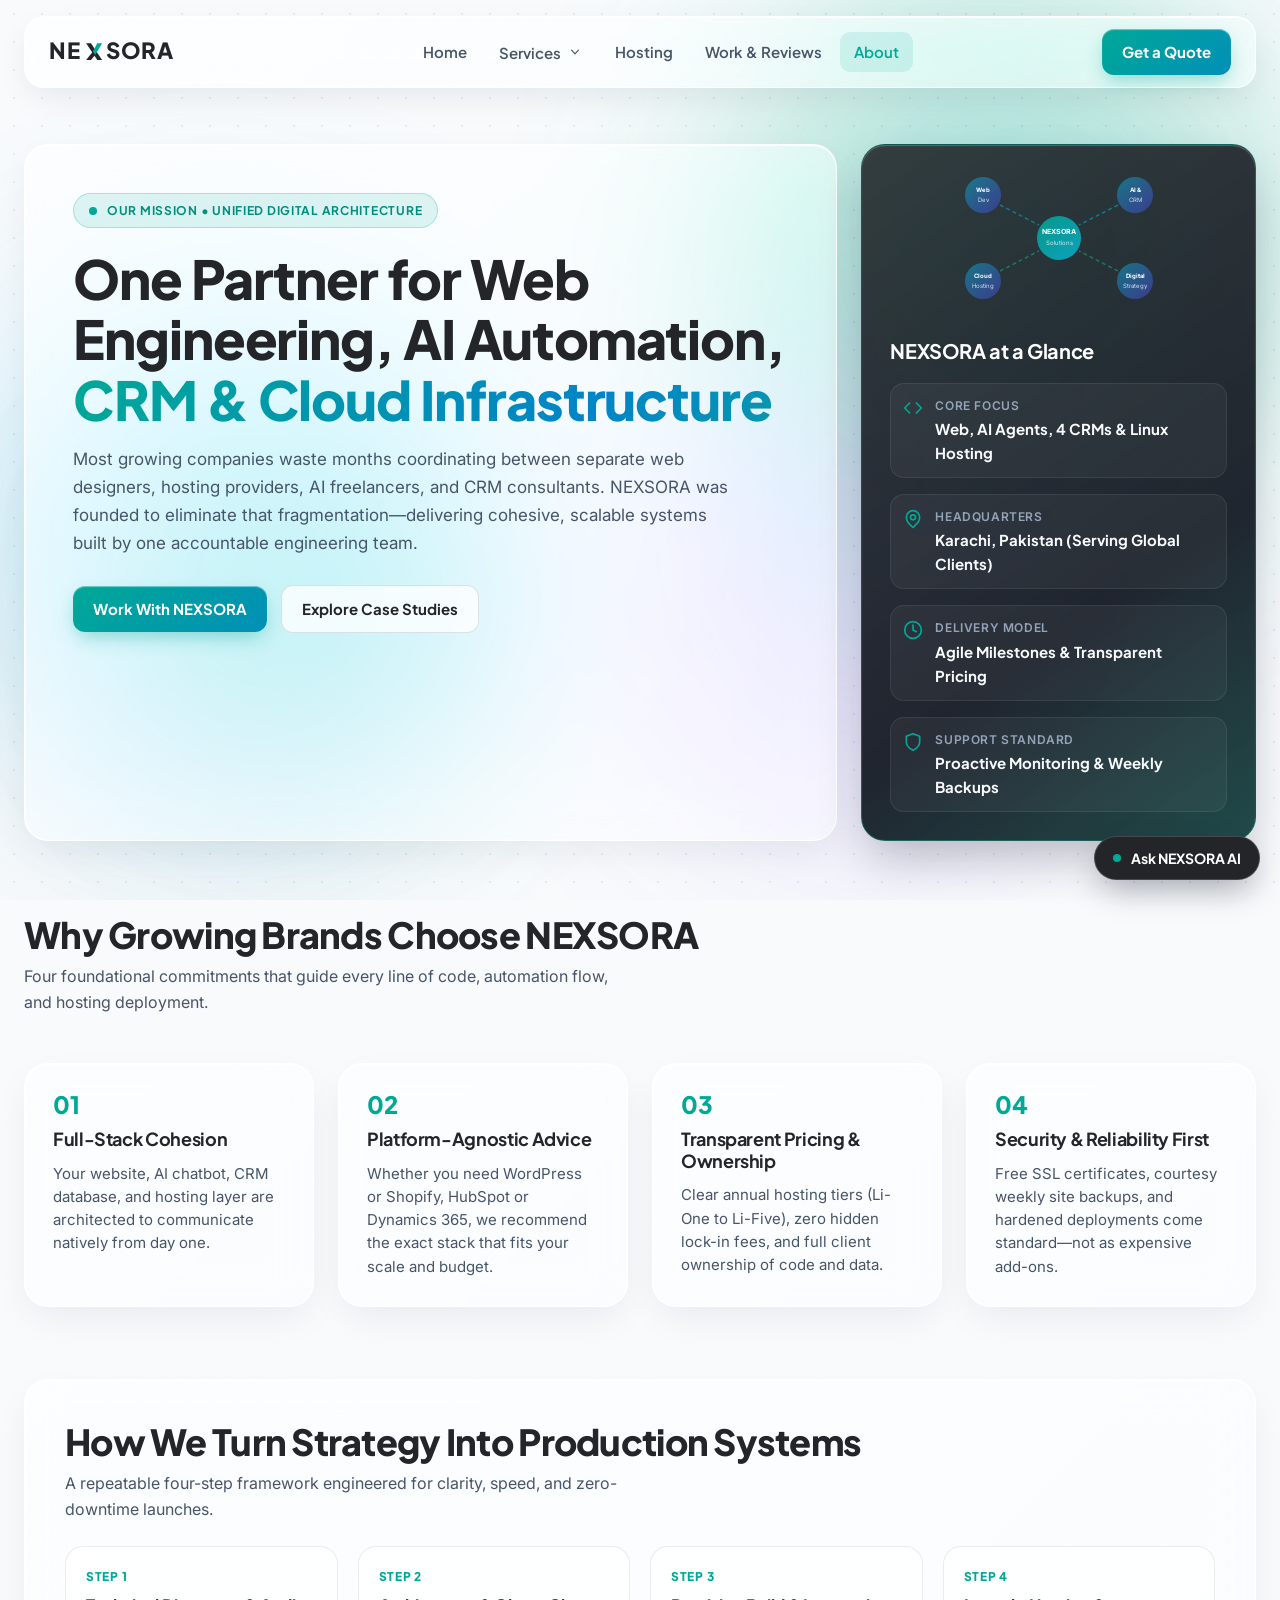
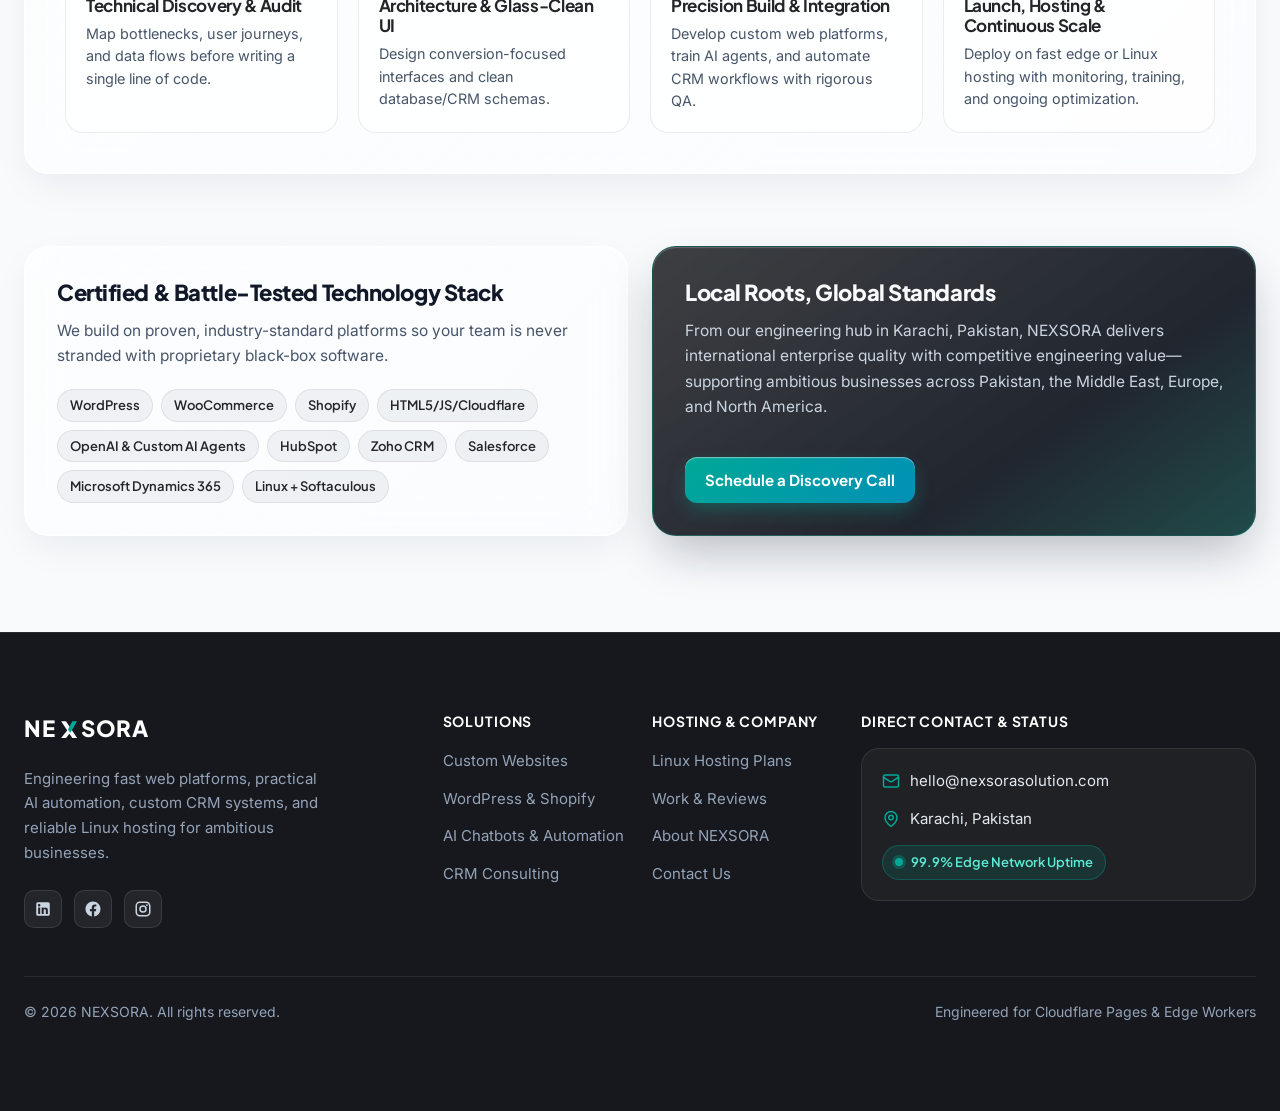
<file: about/index.html>
<!DOCTYPE html>
<html lang="en">
<head>
  <meta charset="UTF-8">
  <meta name="viewport" content="width=device-width, initial-scale=1.0">
  <title>About NEXSORA | Unified Web Engineering, AI Automation &amp; CRM Consultancy</title>
  <meta name="description" content="Learn how NEXSORA unites custom web development, AI automation, enterprise CRM consulting (HubSpot, Zoho, Salesforce, Dynamics 365), and managed Linux hosting under one roof.">
  <link rel="canonical" href="https://nexsorasolution.com/about">

  <!-- Open Graph -->
  <meta property="og:title" content="About NEXSORA | Unified Web Engineering, AI Automation &amp; CRM Consultancy">
  <meta property="og:description" content="Learn how NEXSORA unites custom web development, AI automation, enterprise CRM consulting (HubSpot, Zoho, Salesforce, Dynamics 365), and managed Linux hosting under one roof.">
  <meta property="og:type" content="website">
  <meta property="og:url" content="https://nexsorasolution.com/about">

  <!-- Twitter Card -->
  <meta name="twitter:card" content="summary_large_image">
  <meta name="twitter:title" content="About NEXSORA | Unified Web Engineering, AI Automation &amp; CRM Consultancy">
  <meta name="twitter:description" content="Learn how NEXSORA unites custom web development, AI automation, enterprise CRM consulting, and managed Linux hosting under one roof.">

  <!-- Fonts & Styles -->
  <link rel="preconnect" href="https://fonts.googleapis.com">
  <link rel="preconnect" href="https://fonts.gstatic.com" crossorigin>
  <link href="https://fonts.googleapis.com/css2?family=Inter:wght@400;500;600&family=Plus+Jakarta+Sans:wght@500;600;700;800&display=swap" rel="stylesheet">
  <link rel="stylesheet" href="/assets/css/styles.css">

  <!-- Structured Data (AboutPage + Organization) -->
  <script type="application/ld+json">
  {
    "@context": "https://schema.org",
    "@graph": [
      {
        "@type": "AboutPage",
        "@id": "https://nexsorasolution.com/about#page",
        "name": "About NEXSORA",
        "url": "https://nexsorasolution.com/about",
        "description": "Learn how NEXSORA unites custom web engineering, AI automation, enterprise CRM consulting, and managed Linux hosting under one accountable team."
      },
      {
        "@type": "Organization",
        "@id": "https://nexsorasolution.com/#organization",
        "name": "NEXSORA",
        "url": "https://nexsorasolution.com",
        "email": "hello@nexsorasolution.com",
        "foundingLocation": "Karachi, Pakistan",
        "areaServed": ["PK", "Global"]
      }
    ]
  }
  </script>
</head>
<body>
  <div class="ambient-mesh" aria-hidden="true"></div>

  <header class="site-header">
    <nav class="nav-shell glass-nav" aria-label="Primary Navigation">
      <div class="nav-inner">
        <a href="/" class="brand-link" aria-label="NEXSORA Home">
          <svg class="brand-svg" viewBox="0 0 184 28" fill="none" xmlns="http://www.w3.org/2000/svg" role="img" aria-label="NEXSORA">
            <text x="0" y="22" font-family="'Plus Jakarta Sans', sans-serif" font-weight="800" font-size="24" letter-spacing="0.04em" fill="#232528">NE</text>
            <path d="M40 4.5H45.2L57.2 22.5H52L40 4.5Z" fill="#232528"/>
            <path d="M40 22.5L47.3 13.5L49.9 16.9L45.2 22.5H40Z" fill="#232528"/>
            <path d="M47.3 13.5L52 4.5H57.2L49.9 16.9L47.3 13.5Z" fill="#00A896"/>
            <text x="61" y="22" font-family="'Plus Jakarta Sans', sans-serif" font-weight="800" font-size="24" letter-spacing="0.04em" fill="#232528">SORA</text>
          </svg>
        </a>

        <div class="nav-links">
          <a href="/" class="nav-link" data-route="/">Home</a>

          <div class="nav-dropdown" data-dropdown>
            <button type="button" class="nav-dropdown-trigger" data-services-trigger aria-expanded="false" aria-haspopup="true" aria-controls="services-dropdown-menu">
              Services
              <svg class="nav-chevron" viewBox="0 0 20 20" fill="currentColor" aria-hidden="true">
                <path fill-rule="evenodd" d="M5.23 7.21a.75.75 0 011.06.02L10 11.168l3.71-3.938a.75.75 0 111.08 1.04l-4.25 4.5a.75.75 0 01-1.08 0l-4.25-4.5a.75.75 0 01.02-1.06z" clip-rule="evenodd"/>
              </svg>
            </button>
            <div id="services-dropdown-menu" class="nav-dropdown-menu" data-dropdown-menu role="menu">
              <a href="/services/web-development" class="dropdown-item" data-route="/services/web-development" role="menuitem">
                <span class="dropdown-item-title">Web Development</span>
                <span class="dropdown-item-desc">Custom sites, WordPress &amp; Shopify</span>
              </a>
              <a href="/services/ai-crm" class="dropdown-item" data-route="/services/ai-crm" role="menuitem">
                <span class="dropdown-item-title">AI &amp; Custom CRM</span>
                <span class="dropdown-item-desc">AI chatbots, automation &amp; CRM systems</span>
              </a>
            </div>
          </div>

          <a href="/hosting" class="nav-link" data-route="/hosting">Hosting</a>
          <a href="/work" class="nav-link" data-route="/work">Work &amp; Reviews</a>
          <a href="/about" class="nav-link" data-route="/about">About</a>
        </div>

        <div class="nav-actions">
          <a href="/contact" class="btn-primary nav-cta-desktop">Get a Quote</a>
          <button type="button" class="mobile-toggle" data-mobile-toggle aria-expanded="false" aria-controls="mobile-nav-drawer" aria-label="Toggle navigation menu">
            <svg class="icon-menu" width="22" height="22" viewBox="0 0 24 24" fill="none" stroke="currentColor" stroke-width="2" stroke-linecap="round" stroke-linejoin="round" aria-hidden="true">
              <line x1="4" y1="7" x2="20" y2="7"></line>
              <line x1="4" y1="12" x2="20" y2="12"></line>
              <line x1="4" y1="17" x2="20" y2="17"></line>
            </svg>
            <svg class="icon-close" width="22" height="22" viewBox="0 0 24 24" fill="none" stroke="currentColor" stroke-width="2" stroke-linecap="round" stroke-linejoin="round" aria-hidden="true">
              <line x1="18" y1="6" x2="6" y2="18"></line>
              <line x1="6" y1="6" x2="18" y2="18"></line>
            </svg>
          </button>
        </div>
      </div>

      <div id="mobile-nav-drawer" class="mobile-drawer" data-mobile-drawer aria-hidden="true">
        <div class="mobile-drawer-inner">
          <a href="/" class="mobile-nav-link" data-route="/">Home</a>
          <div class="mobile-nav-group">
            <span class="mobile-nav-label">Services</span>
            <a href="/services/web-development" class="mobile-nav-link mobile-sub-link" data-route="/services/web-development">Web Development</a>
            <a href="/services/ai-crm" class="mobile-nav-link mobile-sub-link" data-route="/services/ai-crm">AI &amp; Custom CRM</a>
          </div>
          <a href="/hosting" class="mobile-nav-link" data-route="/hosting">Hosting</a>
          <a href="/work" class="mobile-nav-link" data-route="/work">Work &amp; Reviews</a>
          <a href="/about" class="mobile-nav-link" data-route="/about">About</a>
          <a href="/contact" class="btn-primary mobile-drawer-cta">Get a Quote</a>
        </div>
      </div>
    </nav>
  </header>

  <main class="site-main">
    <!-- Section 1: About Hero & Brand Vision Bento -->
    <section class="bento-grid" aria-label="About NEXSORA Vision">
      <div class="glass-card hero-card lg-span-8">
        <div>
          <span class="eyebrow-badge hero-reveal-0">
            <span class="pulse-dot" aria-hidden="true"></span>
            OUR MISSION &bull; UNIFIED DIGITAL ARCHITECTURE
          </span>
          <h1 class="hero-title hero-reveal-1" style="margin-top: 1.25rem;">
            One Partner for Web Engineering, AI Automation, <span class="text-liquid">CRM &amp; Cloud Infrastructure</span>
          </h1>
          <p class="hero-subtitle" style="margin-top: 1rem;">
            Most growing companies waste months coordinating between separate web designers, hosting providers, AI freelancers, and CRM consultants. NEXSORA was founded to eliminate that fragmentation—delivering cohesive, scalable systems built by one accountable engineering team.
          </p>
          <div class="cta-row hero-reveal-3" style="margin-top: 1.75rem;">
            <a href="/contact" class="btn-primary">Work With NEXSORA</a>
            <a href="/work" class="btn-secondary">Explore Case Studies</a>
          </div>
        </div>
      </div>

      <div class="glass-card-dark hero-dark-tile lg-span-4">
        <div class="svg-illustration" aria-hidden="true">
          <svg width="220" height="130" viewBox="0 0 220 130" fill="none" xmlns="http://www.w3.org/2000/svg">
            <defs>
              <linearGradient id="tealG-about-h1" x1="0" y1="0" x2="1" y2="1">
                <stop offset="0%" stop-color="#00A896"/><stop offset="100%" stop-color="#06B6D4"/>
              </linearGradient>
              <linearGradient id="cyanG-about-h1" x1="0" y1="0" x2="1" y2="1">
                <stop offset="0%" stop-color="#06B6D4"/><stop offset="100%" stop-color="#4F46E5"/>
              </linearGradient>
            </defs>
            <!-- Center node -->
            <circle cx="110" cy="65" r="22" fill="url(#tealG-about-h1)" opacity="0.85" class="svg-anim" style="animation:floatY 3s ease-in-out infinite"/>
            <text x="110" y="61" font-size="7" fill="#fff" font-weight="700" text-anchor="middle" class="svg-anim" style="animation:floatY 3s ease-in-out infinite">NEXSORA</text>
            <text x="110" y="72" font-size="6" fill="#fff" opacity="0.8" text-anchor="middle" class="svg-anim" style="animation:floatY 3s ease-in-out infinite">Solutions</text>
            <!-- Pillar nodes -->
            <!-- Web -->
            <circle cx="34" cy="22" r="18" fill="url(#cyanG-about-h1)" opacity="0.5"/>
            <text x="34" y="19" font-size="6" fill="#fff" font-weight="700" text-anchor="middle">Web</text>
            <text x="34" y="29" font-size="6" fill="#fff" opacity="0.8" text-anchor="middle">Dev</text>
            <line x1="51" y1="32" x2="90" y2="52" stroke="#06B6D4" stroke-width="1.5" opacity="0.5" stroke-dasharray="4 3" class="svg-anim" style="animation:dashFlow 1.6s linear infinite"/>
            <!-- AI -->
            <circle cx="186" cy="22" r="18" fill="url(#cyanG-about-h1)" opacity="0.5"/>
            <text x="186" y="19" font-size="6" fill="#fff" font-weight="700" text-anchor="middle">AI &amp;</text>
            <text x="186" y="29" font-size="6" fill="#fff" opacity="0.8" text-anchor="middle">CRM</text>
            <line x1="169" y1="32" x2="130" y2="52" stroke="#06B6D4" stroke-width="1.5" opacity="0.5" stroke-dasharray="4 3" class="svg-anim" style="animation:dashFlow 1.8s linear infinite"/>
            <!-- Hosting -->
            <circle cx="34" cy="108" r="18" fill="url(#cyanG-about-h1)" opacity="0.5"/>
            <text x="34" y="105" font-size="6" fill="#fff" font-weight="700" text-anchor="middle">Cloud</text>
            <text x="34" y="115" font-size="6" fill="#fff" opacity="0.8" text-anchor="middle">Hosting</text>
            <line x1="51" y1="98" x2="90" y2="78" stroke="#10B981" stroke-width="1.5" opacity="0.5" stroke-dasharray="4 3" class="svg-anim" style="animation:dashFlow 2s linear infinite"/>
            <!-- Strategy -->
            <circle cx="186" cy="108" r="18" fill="url(#cyanG-about-h1)" opacity="0.5"/>
            <text x="186" y="105" font-size="6" fill="#fff" font-weight="700" text-anchor="middle">Digital</text>
            <text x="186" y="115" font-size="6" fill="#fff" opacity="0.8" text-anchor="middle">Strategy</text>
            <line x1="169" y1="98" x2="130" y2="78" stroke="#10B981" stroke-width="1.5" opacity="0.5" stroke-dasharray="4 3" class="svg-anim" style="animation:dashFlow 1.7s linear infinite"/>
          </svg>
        </div>
        <h2 class="hero-dark-title">NEXSORA at a Glance</h2>
        <div class="metric-list">
          <div class="metric-row">
            <svg class="metric-icon" width="20" height="20" viewBox="0 0 24 24" fill="none" stroke="currentColor" stroke-width="2" stroke-linecap="round" stroke-linejoin="round" aria-hidden="true">
              <polyline points="16 18 22 12 16 6"></polyline>
              <polyline points="8 6 2 12 8 18"></polyline>
            </svg>
            <div>
              <span class="metric-label">Core Focus</span>
              <span class="metric-value">Web, AI Agents, 4 CRMs &amp; Linux Hosting</span>
            </div>
          </div>
          <div class="metric-row">
            <svg class="metric-icon" width="20" height="20" viewBox="0 0 24 24" fill="none" stroke="currentColor" stroke-width="2" stroke-linecap="round" stroke-linejoin="round" aria-hidden="true">
              <path d="M20 10c0 6-8 12-8 12s-8-6-8-12a8 8 0 0 1 16 0Z"></path>
              <circle cx="12" cy="10" r="3"></circle>
            </svg>
            <div>
              <span class="metric-label">Headquarters</span>
              <span class="metric-value">Karachi, Pakistan (Serving Global Clients)</span>
            </div>
          </div>
          <div class="metric-row">
            <svg class="metric-icon" width="20" height="20" viewBox="0 0 24 24" fill="none" stroke="currentColor" stroke-width="2" stroke-linecap="round" stroke-linejoin="round" aria-hidden="true">
              <circle cx="12" cy="12" r="10"></circle>
              <polyline points="12 6 12 12 16 14"></polyline>
            </svg>
            <div>
              <span class="metric-label">Delivery Model</span>
              <span class="metric-value">Agile Milestones &amp; Transparent Pricing</span>
            </div>
          </div>
          <div class="metric-row">
            <svg class="metric-icon" width="20" height="20" viewBox="0 0 24 24" fill="none" stroke="currentColor" stroke-width="2" stroke-linecap="round" stroke-linejoin="round" aria-hidden="true">
              <path d="M12 22s8-4 8-10V5l-8-3-8 3v7c0 6 8 10 8 10z"></path>
            </svg>
            <div>
              <span class="metric-label">Support Standard</span>
              <span class="metric-value">Proactive Monitoring &amp; Weekly Backups</span>
            </div>
          </div>
        </div>
      </div>
    </section>

    <!-- Section 2: The 4 Pillars of the NEXSORA Advantage -->
    <section class="bento-section" aria-label="The NEXSORA Advantage">
      <div class="bento-grid">
        <div class="section-header col-span-12">
          <div>
            <h2 class="section-title">Why Growing Brands Choose NEXSORA</h2>
            <p class="section-subtitle">Four foundational commitments that guide every line of code, automation flow, and hosting deployment.</p>
          </div>
        </div>

        <article class="glass-card process-card md-span-6 lg-span-3">
          <span class="process-step-num">01</span>
          <h3 class="process-title">Full-Stack Cohesion</h3>
          <p class="process-desc">
            Your website, AI chatbot, CRM database, and hosting layer are architected to communicate natively from day one.
          </p>
        </article>

        <article class="glass-card process-card md-span-6 lg-span-3">
          <span class="process-step-num">02</span>
          <h3 class="process-title">Platform-Agnostic Advice</h3>
          <p class="process-desc">
            Whether you need WordPress or Shopify, HubSpot or Dynamics 365, we recommend the exact stack that fits your scale and budget.
          </p>
        </article>

        <article class="glass-card process-card md-span-6 lg-span-3">
          <span class="process-step-num">03</span>
          <h3 class="process-title">Transparent Pricing &amp; Ownership</h3>
          <p class="process-desc">
            Clear annual hosting tiers (Li-One to Li-Five), zero hidden lock-in fees, and full client ownership of code and data.
          </p>
        </article>

        <article class="glass-card process-card md-span-6 lg-span-3">
          <span class="process-step-num">04</span>
          <h3 class="process-title">Security &amp; Reliability First</h3>
          <p class="process-desc">
            Free SSL certificates, courtesy weekly site backups, and hardened deployments come standard—not as expensive add-ons.
          </p>
        </article>
      </div>
    </section>

    <!-- Section 3: Our End-to-End Engineering Methodology -->
    <section class="bento-section" aria-label="Engineering Methodology">
      <div class="bento-grid">
        <div class="glass-card methodology-card col-span-12">
          <h2 class="section-title">How We Turn Strategy Into Production Systems</h2>
          <p class="section-subtitle">A repeatable four-step framework engineered for clarity, speed, and zero-downtime launches.</p>

          <div class="methodology-grid">
            <div class="methodology-step">
              <span class="methodology-step-label">Step 1</span>
              <h3 class="methodology-step-title">Technical Discovery &amp; Audit</h3>
              <p class="methodology-step-desc">
                Map bottlenecks, user journeys, and data flows before writing a single line of code.
              </p>
            </div>

            <div class="methodology-step">
              <span class="methodology-step-label">Step 2</span>
              <h3 class="methodology-step-title">Architecture &amp; Glass-Clean UI</h3>
              <p class="methodology-step-desc">
                Design conversion-focused interfaces and clean database/CRM schemas.
              </p>
            </div>

            <div class="methodology-step">
              <span class="methodology-step-label">Step 3</span>
              <h3 class="methodology-step-title">Precision Build &amp; Integration</h3>
              <p class="methodology-step-desc">
                Develop custom web platforms, train AI agents, and automate CRM workflows with rigorous QA.
              </p>
            </div>

            <div class="methodology-step">
              <span class="methodology-step-label">Step 4</span>
              <h3 class="methodology-step-title">Launch, Hosting &amp; Continuous Scale</h3>
              <p class="methodology-step-desc">
                Deploy on fast edge or Linux hosting with monitoring, training, and ongoing optimization.
              </p>
            </div>
          </div>
        </div>
      </div>
    </section>

    <!-- Section 4: Ecosystem Mastery & Global Delivery Bento -->
    <section class="bento-section" aria-label="Technology Ecosystem and Global Delivery">
      <div class="bento-grid">
        <article class="glass-card service-card lg-span-6">
          <div class="service-card-head">
            <h2 class="service-card-title">Certified &amp; Battle-Tested Technology Stack</h2>
            <p class="service-card-desc">
              We build on proven, industry-standard platforms so your team is never stranded with proprietary black-box software.
            </p>
            <div class="pill-group" style="margin-top: 0.5rem;">
              <span class="pill-tag">WordPress</span>
              <span class="pill-tag">WooCommerce</span>
              <span class="pill-tag">Shopify</span>
              <span class="pill-tag">HTML5/JS/Cloudflare</span>
              <span class="pill-tag">OpenAI &amp; Custom AI Agents</span>
              <span class="pill-tag">HubSpot</span>
              <span class="pill-tag">Zoho CRM</span>
              <span class="pill-tag">Salesforce</span>
              <span class="pill-tag">Microsoft Dynamics 365</span>
              <span class="pill-tag">Linux + Softaculous</span>
            </div>
          </div>
        </article>

        <article class="glass-card-dark service-card lg-span-6">
          <div class="service-card-head">
            <h2 class="service-card-title">Local Roots, Global Standards</h2>
            <p class="service-card-desc">
              From our engineering hub in Karachi, Pakistan, NEXSORA delivers international enterprise quality with competitive engineering value—supporting ambitious businesses across Pakistan, the Middle East, Europe, and North America.
            </p>
          </div>
          <div style="margin-top: 0.5rem;">
            <a href="/contact" class="btn-primary">Schedule a Discovery Call</a>
          </div>
        </article>
      </div>
    </section>
  </main>

  <footer class="site-footer">
    <div class="footer-grid">
      <div class="footer-col-brand">
        <a href="/" class="brand-link" aria-label="NEXSORA Home">
          <svg class="brand-svg" viewBox="0 0 184 28" fill="none" xmlns="http://www.w3.org/2000/svg" role="img" aria-label="NEXSORA">
            <text x="0" y="22" font-family="'Plus Jakarta Sans', sans-serif" font-weight="800" font-size="24" letter-spacing="0.04em" fill="#FFFFFF">NE</text>
            <path d="M40 4.5H45.2L57.2 22.5H52L40 4.5Z" fill="#FFFFFF"/>
            <path d="M40 22.5L47.3 13.5L49.9 16.9L45.2 22.5H40Z" fill="#FFFFFF"/>
            <path d="M47.3 13.5L52 4.5H57.2L49.9 16.9L47.3 13.5Z" fill="#00A896"/>
            <text x="61" y="22" font-family="'Plus Jakarta Sans', sans-serif" font-weight="800" font-size="24" letter-spacing="0.04em" fill="#FFFFFF">SORA</text>
          </svg>
        </a>
        <p class="footer-brand-summary">
          Engineering fast web platforms, practical AI automation, custom CRM systems, and reliable Linux hosting for ambitious businesses.
        </p>
        <div class="footer-socials" aria-label="Social Media">
          <a href="https://www.linkedin.com" class="social-btn" target="_blank" rel="noopener noreferrer" aria-label="NEXSORA on LinkedIn">
            <svg width="18" height="18" viewBox="0 0 24 24" fill="currentColor" aria-hidden="true">
              <path d="M19 3a2 2 0 0 1 2 2v14a2 2 0 0 1-2 2H5a2 2 0 0 1-2-2V5a2 2 0 0 1 2-2h14m-.5 15.5v-5.3a3.26 3.26 0 0 0-3.26-3.26c-.85 0-1.84.52-2.28 1.3v-1.11h-2.79v8.37h2.79v-4.93c0-.77.62-1.4 1.39-1.4a1.4 1.4 0 0 1 1.4 1.4v4.93h2.75M6.88 8.56a1.68 1.68 0 0 0 1.68-1.68c0-.93-.75-1.69-1.68-1.69a1.69 1.69 0 0 0-1.69 1.69c0 .93.76 1.68 1.69 1.68m1.39 9.94v-8.37H5.5v8.37h2.77z"/>
            </svg>
          </a>
          <a href="https://www.facebook.com" class="social-btn" target="_blank" rel="noopener noreferrer" aria-label="NEXSORA on Facebook">
            <svg width="18" height="18" viewBox="0 0 24 24" fill="currentColor" aria-hidden="true">
              <path d="M12 2.04c-5.5 0-10 4.49-10 10.02 0 5 3.66 9.15 8.44 9.9v-7H7.9v-2.9h2.54V9.85c0-2.51 1.49-3.89 3.78-3.89 1.09 0 2.23.19 2.23.19v2.47h-1.26c-1.24 0-1.63.77-1.63 1.56v1.88h2.78l-.45 2.9h-2.33v7a10 10 0 0 0 8.44-9.9c0-5.53-4.5-10.02-10-10.02z"/>
            </svg>
          </a>
          <a href="https://www.instagram.com" class="social-btn" target="_blank" rel="noopener noreferrer" aria-label="NEXSORA on Instagram">
            <svg width="18" height="18" viewBox="0 0 24 24" fill="currentColor" aria-hidden="true">
              <path d="M7.8 2h8.4C19.4 2 22 4.6 22 7.8v8.4a5.8 5.8 0 0 1-5.8 5.8H7.8C4.6 22 2 19.4 2 16.2V7.8A5.8 5.8 0 0 1 7.8 2m-.2 2A3.6 3.6 0 0 0 4 7.6v8.8C4 18.39 5.61 20 7.6 20h8.8a3.6 3.6 0 0 0 3.6-3.6V7.6C20 5.61 18.39 4 16.4 4H7.6m9.65 1.5a1.25 1.25 0 0 1 1.25 1.25A1.25 1.25 0 0 1 17.25 8 1.25 1.25 0 0 1 16 6.75a1.25 1.25 0 0 1 1.25-1.25M12 7a5 5 0 0 1 5 5 5 5 0 0 1-5 5 5 5 0 0 1-5-5 5 5 0 0 1 5-5m0 2a3 3 0 0 0-3 3 3 3 0 0 0 3 3 3 3 0 0 0 3-3 3 3 0 0 0-3-3z"/>
            </svg>
          </a>
        </div>
      </div>

      <div class="footer-col-links">
        <h3 class="footer-heading">Solutions</h3>
        <ul class="footer-list">
          <li><a href="/services/web-development" class="footer-link">Custom Websites</a></li>
          <li><a href="/services/web-development" class="footer-link">WordPress &amp; Shopify</a></li>
          <li><a href="/services/ai-crm" class="footer-link">AI Chatbots &amp; Automation</a></li>
          <li><a href="/services/ai-crm" class="footer-link">CRM Consulting</a></li>
        </ul>
      </div>

      <div class="footer-col-links">
        <h3 class="footer-heading">Hosting &amp; Company</h3>
        <ul class="footer-list">
          <li><a href="/hosting" class="footer-link">Linux Hosting Plans</a></li>
          <li><a href="/work" class="footer-link">Work &amp; Reviews</a></li>
          <li><a href="/about" class="footer-link">About NEXSORA</a></li>
          <li><a href="/contact" class="footer-link">Contact Us</a></li>
        </ul>
      </div>

      <div class="footer-col-contact">
        <h3 class="footer-heading">Direct Contact &amp; Status</h3>
        <div class="footer-contact-card">
          <a href="mailto:hello@nexsorasolution.com" class="footer-contact-row">
            <svg width="18" height="18" viewBox="0 0 24 24" fill="none" stroke="currentColor" stroke-width="2" stroke-linecap="round" stroke-linejoin="round" aria-hidden="true">
              <rect x="2" y="4" width="20" height="16" rx="2"></rect>
              <path d="m22 7-8.97 5.7a1.94 1.94 0 0 1-2.06 0L2 7"></path>
            </svg>
            <span>hello@nexsorasolution.com</span>
          </a>
          <div class="footer-contact-row">
            <svg width="18" height="18" viewBox="0 0 24 24" fill="none" stroke="currentColor" stroke-width="2" stroke-linecap="round" stroke-linejoin="round" aria-hidden="true">
              <path d="M20 10c0 6-8 12-8 12s-8-6-8-12a8 8 0 0 1 16 0Z"></path>
              <circle cx="12" cy="10" r="3"></circle>
            </svg>
            <span>Karachi, Pakistan</span>
          </div>
          <div class="uptime-badge">
            <span class="uptime-dot" aria-hidden="true"></span>
            <span>99.9% Edge Network Uptime</span>
          </div>
        </div>
      </div>
    </div>

    <div class="footer-bottom">
      <p>&copy; 2026 NEXSORA. All rights reserved.</p>
      <p>Engineered for Cloudflare Pages &amp; Edge Workers</p>
    </div>
  </footer>

  <script src="/assets/js/main.js" defer></script>
</body>
</html>
</file>
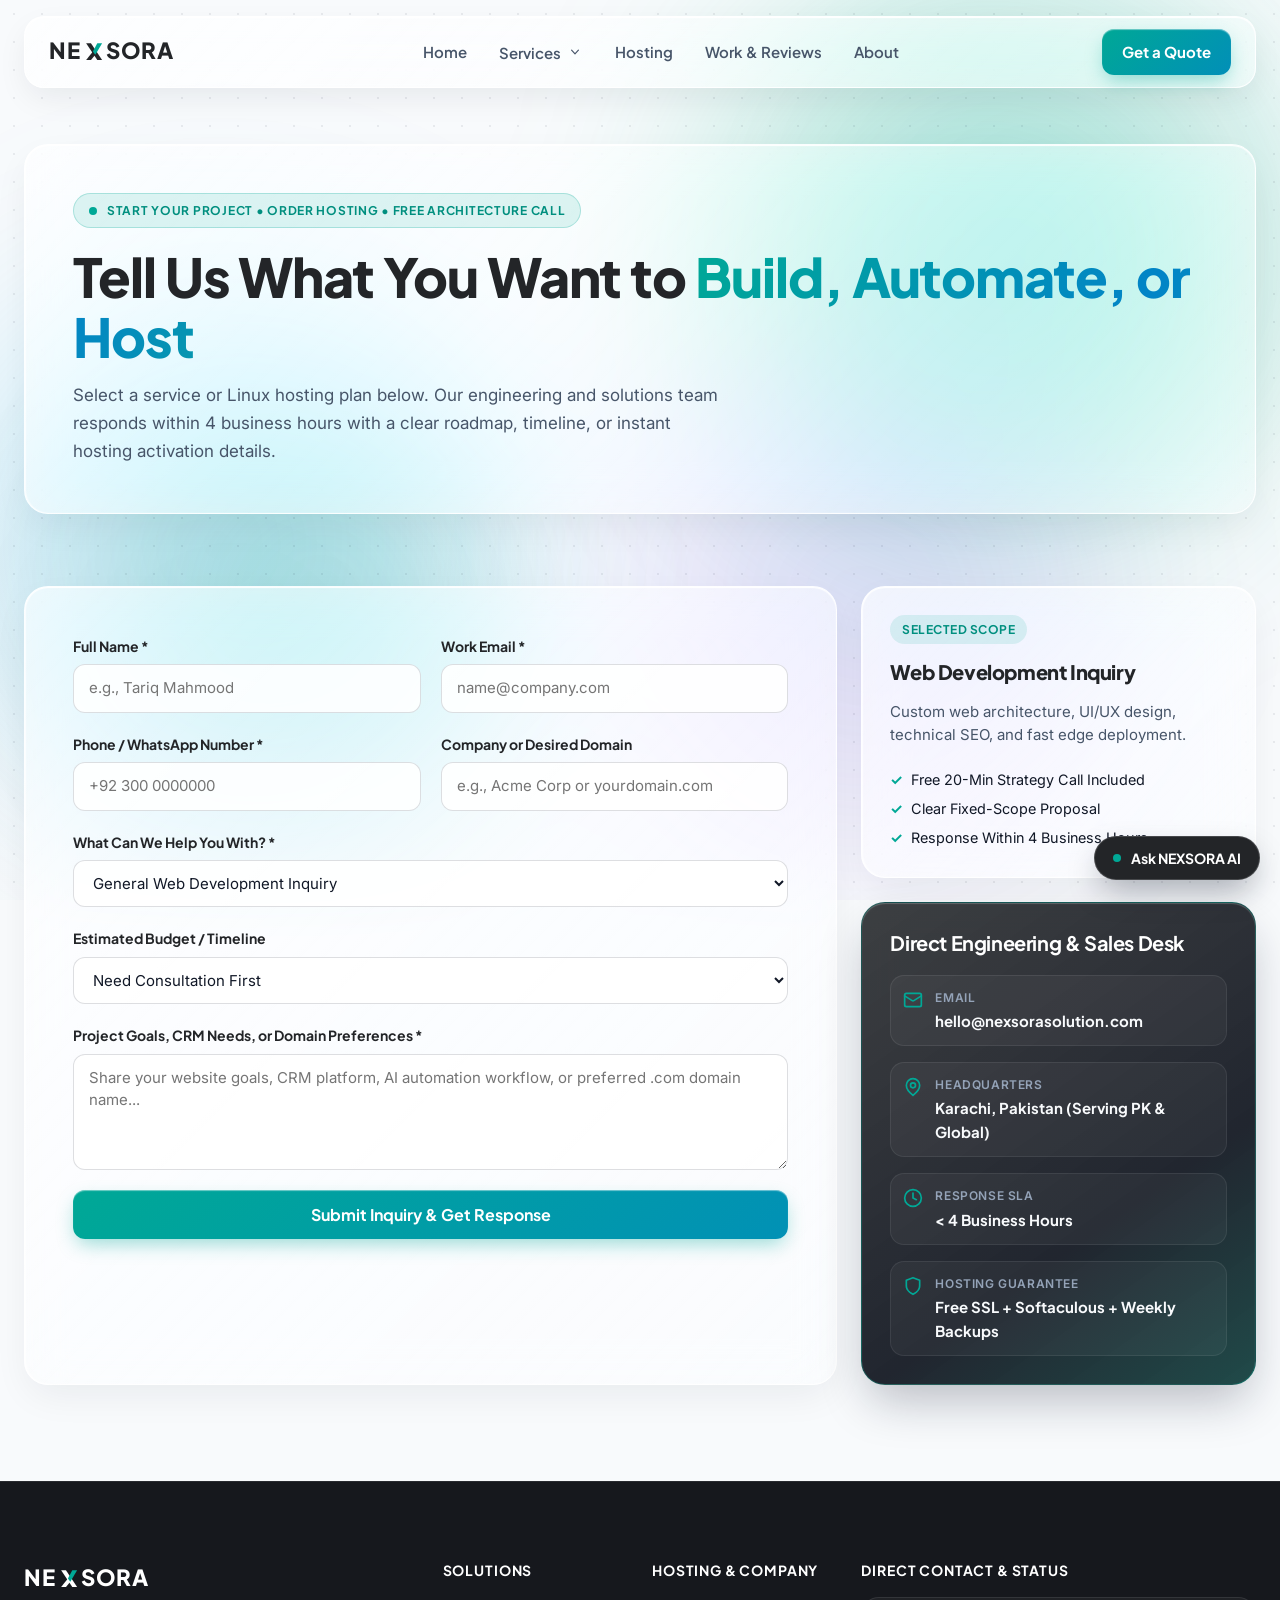
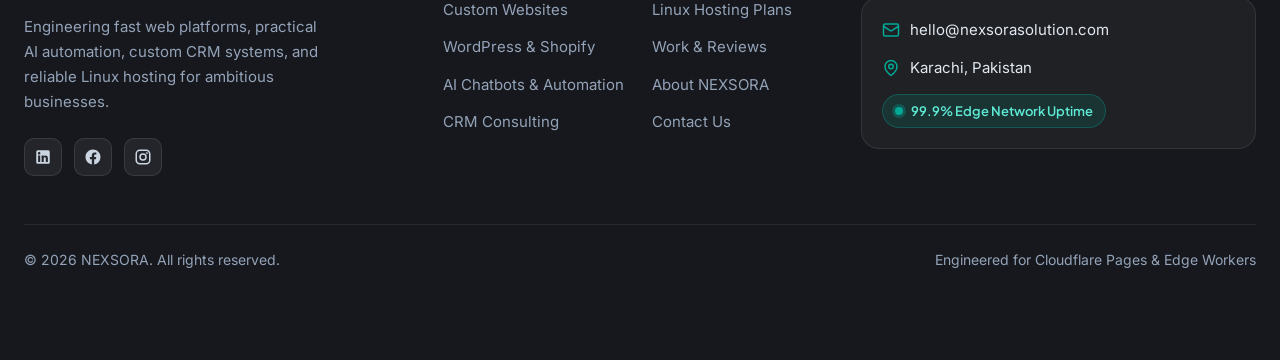
<file: contact/index.html>
<!DOCTYPE html>
<html lang="en">
<head>
  <meta charset="UTF-8">
  <meta name="viewport" content="width=device-width, initial-scale=1.0">
  <title>Get a Quote, Book an AI/CRM Audit or Order Hosting | NEXSORA</title>
  <meta name="description" content="Contact NEXSORA to request a custom WordPress or Shopify website quote, book an AI automation &amp; CRM consultation (HubSpot, Zoho, Salesforce, Dynamics 365), or activate a Linux hosting plan.">
  <link rel="canonical" href="https://nexsorasolution.com/contact">

  <!-- Open Graph -->
  <meta property="og:title" content="Get a Quote, Book an AI/CRM Audit or Order Hosting | NEXSORA">
  <meta property="og:description" content="Contact NEXSORA to request a custom WordPress or Shopify website quote, book an AI automation &amp; CRM consultation, or activate a Linux hosting plan.">
  <meta property="og:type" content="website">
  <meta property="og:url" content="https://nexsorasolution.com/contact">

  <!-- Twitter Card -->
  <meta name="twitter:card" content="summary_large_image">
  <meta name="twitter:title" content="Get a Quote, Book an AI/CRM Audit or Order Hosting | NEXSORA">
  <meta name="twitter:description" content="Contact NEXSORA to request a custom WordPress or Shopify website quote, book an AI automation &amp; CRM consultation, or activate a Linux hosting plan.">

  <!-- Fonts & Styles -->
  <link rel="preconnect" href="https://fonts.googleapis.com">
  <link rel="preconnect" href="https://fonts.gstatic.com" crossorigin>
  <link href="https://fonts.googleapis.com/css2?family=Inter:wght@400;500;600&family=Plus+Jakarta+Sans:wght@500;600;700;800&display=swap" rel="stylesheet">
  <link rel="stylesheet" href="/assets/css/styles.css">

  <!-- Structured Data (ContactPage + Organization) -->
  <script type="application/ld+json">
  {
    "@context": "https://schema.org",
    "@graph": [
      {
        "@type": "ContactPage",
        "@id": "https://nexsorasolution.com/contact#page",
        "name": "Get a Quote, Book an AI/CRM Audit or Order Hosting | NEXSORA",
        "url": "https://nexsorasolution.com/contact",
        "description": "Request a web development quote, schedule an AI & CRM consultation, or order managed Linux hosting from NEXSORA."
      },
      {
        "@type": "Organization",
        "@id": "https://nexsorasolution.com/#organization",
        "name": "NEXSORA",
        "url": "https://nexsorasolution.com",
        "email": "hello@nexsorasolution.com",
        "contactPoint": [
          {
            "@type": "ContactPoint",
            "contactType": "sales",
            "email": "hello@nexsorasolution.com",
            "areaServed": ["PK", "Global"],
            "availableLanguage": ["English", "Urdu"]
          },
          {
            "@type": "ContactPoint",
            "contactType": "technical support",
            "email": "hello@nexsorasolution.com",
            "areaServed": ["PK", "Global"]
          }
        ]
      }
    ]
  }
  </script>
</head>
<body>
  <div class="ambient-mesh" aria-hidden="true"></div>

  <header class="site-header">
    <nav class="nav-shell glass-nav" aria-label="Primary Navigation">
      <div class="nav-inner">
        <a href="/" class="brand-link" aria-label="NEXSORA Home">
          <svg class="brand-svg" viewBox="0 0 184 28" fill="none" xmlns="http://www.w3.org/2000/svg" role="img" aria-label="NEXSORA">
            <text x="0" y="22" font-family="'Plus Jakarta Sans', sans-serif" font-weight="800" font-size="24" letter-spacing="0.04em" fill="#232528">NE</text>
            <path d="M40 4.5H45.2L57.2 22.5H52L40 4.5Z" fill="#232528"/>
            <path d="M40 22.5L47.3 13.5L49.9 16.9L45.2 22.5H40Z" fill="#232528"/>
            <path d="M47.3 13.5L52 4.5H57.2L49.9 16.9L47.3 13.5Z" fill="#00A896"/>
            <text x="61" y="22" font-family="'Plus Jakarta Sans', sans-serif" font-weight="800" font-size="24" letter-spacing="0.04em" fill="#232528">SORA</text>
          </svg>
        </a>

        <div class="nav-links">
          <a href="/" class="nav-link" data-route="/">Home</a>

          <div class="nav-dropdown" data-dropdown>
            <button type="button" class="nav-dropdown-trigger" data-services-trigger aria-expanded="false" aria-haspopup="true" aria-controls="services-dropdown-menu">
              Services
              <svg class="nav-chevron" viewBox="0 0 20 20" fill="currentColor" aria-hidden="true">
                <path fill-rule="evenodd" d="M5.23 7.21a.75.75 0 011.06.02L10 11.168l3.71-3.938a.75.75 0 111.08 1.04l-4.25 4.5a.75.75 0 01-1.08 0l-4.25-4.5a.75.75 0 01.02-1.06z" clip-rule="evenodd"/>
              </svg>
            </button>
            <div id="services-dropdown-menu" class="nav-dropdown-menu" data-dropdown-menu role="menu">
              <a href="/services/web-development" class="dropdown-item" data-route="/services/web-development" role="menuitem">
                <span class="dropdown-item-title">Web Development</span>
                <span class="dropdown-item-desc">Custom sites, WordPress &amp; Shopify</span>
              </a>
              <a href="/services/ai-crm" class="dropdown-item" data-route="/services/ai-crm" role="menuitem">
                <span class="dropdown-item-title">AI &amp; Custom CRM</span>
                <span class="dropdown-item-desc">AI chatbots, automation &amp; CRM systems</span>
              </a>
            </div>
          </div>

          <a href="/hosting" class="nav-link" data-route="/hosting">Hosting</a>
          <a href="/work" class="nav-link" data-route="/work">Work &amp; Reviews</a>
          <a href="/about" class="nav-link" data-route="/about">About</a>
        </div>

        <div class="nav-actions">
          <a href="/contact" class="btn-primary nav-cta-desktop">Get a Quote</a>
          <button type="button" class="mobile-toggle" data-mobile-toggle aria-expanded="false" aria-controls="mobile-nav-drawer" aria-label="Toggle navigation menu">
            <svg class="icon-menu" width="22" height="22" viewBox="0 0 24 24" fill="none" stroke="currentColor" stroke-width="2" stroke-linecap="round" stroke-linejoin="round" aria-hidden="true">
              <line x1="4" y1="7" x2="20" y2="7"></line>
              <line x1="4" y1="12" x2="20" y2="12"></line>
              <line x1="4" y1="17" x2="20" y2="17"></line>
            </svg>
            <svg class="icon-close" width="22" height="22" viewBox="0 0 24 24" fill="none" stroke="currentColor" stroke-width="2" stroke-linecap="round" stroke-linejoin="round" aria-hidden="true">
              <line x1="18" y1="6" x2="6" y2="18"></line>
              <line x1="6" y1="6" x2="18" y2="18"></line>
            </svg>
          </button>
        </div>
      </div>

      <div id="mobile-nav-drawer" class="mobile-drawer" data-mobile-drawer aria-hidden="true">
        <div class="mobile-drawer-inner">
          <a href="/" class="mobile-nav-link" data-route="/">Home</a>
          <div class="mobile-nav-group">
            <span class="mobile-nav-label">Services</span>
            <a href="/services/web-development" class="mobile-nav-link mobile-sub-link" data-route="/services/web-development">Web Development</a>
            <a href="/services/ai-crm" class="mobile-nav-link mobile-sub-link" data-route="/services/ai-crm">AI &amp; Custom CRM</a>
          </div>
          <a href="/hosting" class="mobile-nav-link" data-route="/hosting">Hosting</a>
          <a href="/work" class="mobile-nav-link" data-route="/work">Work &amp; Reviews</a>
          <a href="/about" class="mobile-nav-link" data-route="/about">About</a>
          <a href="/contact" class="btn-primary mobile-drawer-cta">Get a Quote</a>
        </div>
      </div>
    </nav>
  </header>

  <main class="site-main">
    <!-- Section 1: Compact Contact Hero Bento -->
    <section class="bento-grid" aria-label="Contact Overview">
      <div class="glass-card hero-card col-span-12">
        <div>
          <span class="eyebrow-badge hero-reveal-0">
            <span class="pulse-dot" aria-hidden="true"></span>
            START YOUR PROJECT &bull; ORDER HOSTING &bull; FREE ARCHITECTURE CALL
          </span>
          <h1 class="hero-title hero-reveal-1" style="margin-top: 1.125rem;">
            Tell Us What You Want to <span class="text-liquid">Build, Automate, or Host</span>
          </h1>
          <p class="hero-subtitle hero-reveal-2" style="margin-top: 0.875rem;">
            Select a service or Linux hosting plan below. Our engineering and solutions team responds within 4 business hours with a clear roadmap, timeline, or instant hosting activation details.
          </p>
        </div>
      </div>
    </section>

    <!-- Section 2: Main Conversion Split Bento Grid -->
    <section class="bento-section" aria-label="Project Quote and Hosting Order Form">
      <div class="bento-grid">
        <!-- Left Multi-Intent Interactive Form Card -->
        <div class="glass-card starter-card lg-span-8">
          <form id="nexsora-contact-form" class="contact-form" novalidate>
            <!-- Row 1 -->
            <div class="form-grid-2">
              <div class="form-group">
                <label for="inquiry-name" class="form-label">Full Name *</label>
                <input id="inquiry-name" name="name" type="text" class="form-control" placeholder="e.g., Tariq Mahmood" autocomplete="name" required>
              </div>
              <div class="form-group">
                <label for="inquiry-email" class="form-label">Work Email *</label>
                <input id="inquiry-email" name="email" type="email" class="form-control" placeholder="name@company.com" autocomplete="email" required>
              </div>
            </div>

            <!-- Row 2 -->
            <div class="form-grid-2">
              <div class="form-group">
                <label for="inquiry-phone" class="form-label">Phone / WhatsApp Number *</label>
                <input id="inquiry-phone" name="phone" type="tel" class="form-control" placeholder="+92 300 0000000" autocomplete="tel" required>
              </div>
              <div class="form-group">
                <label for="inquiry-company" class="form-label">Company or Desired Domain</label>
                <input id="inquiry-company" name="company" type="text" class="form-control" placeholder="e.g., Acme Corp or yourdomain.com" autocomplete="organization">
              </div>
            </div>

            <!-- Row 3: Primary Service / Inquiry Selector -->
            <div class="form-group">
              <label for="inquiry-service" class="form-label">What Can We Help You With? *</label>
              <select id="inquiry-service" name="service" class="form-control" required>
                <optgroup label="Web Development &amp; E-Commerce">
                  <option value="web-development">General Web Development Inquiry</option>
                  <option value="wordpress">WordPress / WooCommerce Development</option>
                  <option value="shopify">Shopify E-Commerce Store</option>
                  <option value="custom-web">Custom Web Application / Portal</option>
                  <option value="launchpad-web">LaunchPad Starter Website Package</option>
                  <option value="business-web">Growth Business Website Package</option>
                  <option value="ecommerce-web">E-Commerce Commerce Pro Package</option>
                </optgroup>
                <optgroup label="AI Automation &amp; Enterprise CRM">
                  <option value="ai-crm">AI Automation &amp; CRM Architecture Audit</option>
                  <option value="ai-automation">Custom AI Chatbot (Web / WhatsApp) &amp; Workflow Automation</option>
                  <option value="crm-consulting">CRM Platform Selection &amp; Consulting</option>
                  <option value="hubspot-crm">HubSpot CRM Implementation &amp; Migration</option>
                  <option value="zoho-crm">Zoho CRM / Zoho One Setup</option>
                  <option value="salesforce-crm">Salesforce Sales/Service Cloud Architecture</option>
                  <option value="dynamics-365">Microsoft Dynamics 365 &amp; Power Automate</option>
                </optgroup>
                <optgroup label="Managed Linux Web Hosting">
                  <option value="hosting">Order Linux Web Hosting Plan</option>
                  <option value="web-hosting-bundle">Website Build + Linux Hosting Bundle</option>
                </optgroup>
              </select>
            </div>

            <!-- Row 4: Conditional Hosting Plan Selector -->
            <div id="hosting-plan-group" class="form-group" hidden>
              <label for="hosting-plan" class="form-label">Select Your Linux Hosting Plan *</label>
              <select id="hosting-plan" name="plan" class="form-control">
                <option value="Li-One">Li-One Plan — Rs. 3,600/yr (1GB Disk, 10GB BW, 25 Emails, Free SSL)</option>
                <option value="Li-Two">Li-Two Plan — Rs. 6,600/yr (3GB Disk, 30GB BW, 50 Emails + Free .com)</option>
                <option value="Li-Three" selected>Li-Three Plan — Rs. 10,800/yr (5GB Disk, 50GB BW, 100 Emails + Free .com — Most Popular)</option>
                <option value="Li-Four">Li-Four Plan — Rs. 12,000/yr (10GB Disk, 100GB BW, 200 Emails + Free .com)</option>
                <option value="Li-Five">Li-Five Plan — Rs. 15,000/yr (Unlimited Disk/BW/Emails, 20 MySQL + Free .com)</option>
              </select>
            </div>

            <!-- Row 5: Budget / Timeline -->
            <div class="form-group">
              <label for="inquiry-budget" class="form-label">Estimated Budget / Timeline</label>
              <select id="inquiry-budget" name="budget" class="form-control">
                <option value="Hosting Plan Only (Rs. 3,600 – Rs. 15,000/yr)">Hosting Plan Only (Rs. 3,600 &ndash; Rs. 15,000/yr)</option>
                <option value="Starter Project ($300 – $800 / PKR Equivalent)">Starter Project ($300 &ndash; $800 / PKR Equivalent)</option>
                <option value="Growth Project ($800 – $2,500 / PKR Equivalent)">Growth Project ($800 &ndash; $2,500 / PKR Equivalent)</option>
                <option value="Enterprise AI / CRM ($2,500+ / PKR Equivalent)">Enterprise AI / CRM ($2,500+ / PKR Equivalent)</option>
                <option value="Need Consultation First" selected>Need Consultation First</option>
              </select>
            </div>

            <!-- Row 6: Project Details -->
            <div class="form-group">
              <label for="inquiry-message" class="form-label">Project Goals, CRM Needs, or Domain Preferences *</label>
              <textarea id="inquiry-message" name="message" class="form-control" rows="4" placeholder="Share your website goals, CRM platform, AI automation workflow, or preferred .com domain name..." required></textarea>
            </div>

            <!-- Anti-Spam Honeypot -->
            <input type="text" name="website_url_hp" tabindex="-1" autocomplete="off" style="position:absolute;left:-9999px;" aria-hidden="true">

            <!-- Submit & Status -->
            <button type="submit" id="contact-submit-btn" class="btn-primary form-submit-btn">
              Submit Inquiry &amp; Get Response
            </button>

            <div id="form-status" class="form-status" role="status" aria-live="polite"></div>
          </form>
        </div>

        <!-- Right Sidebar Bento Stack -->
        <div class="hero-stack lg-span-4">
          <!-- Card 1: Dynamic Selection Summary -->
          <div id="selection-summary-card" class="glass-card summary-card" aria-live="polite">
            <span class="case-badge">Selected Scope</span>
            <h2 class="summary-title">General Web Development Inquiry</h2>
            <p class="summary-desc">
              Tailored web engineering proposal covering architecture, UI/UX, SEO, and deployment timeline.
            </p>
            <ul class="deliverables-list">
              <li><span class="spec-check">&#10003;</span><span>Free 20-Min Strategy Call Included</span></li>
              <li><span class="spec-check">&#10003;</span><span>Clear Fixed-Scope Proposal</span></li>
              <li><span class="spec-check">&#10003;</span><span>Response Within 4 Business Hours</span></li>
            </ul>
          </div>

          <!-- Card 2: Direct Channels & SLA -->
          <div class="glass-card-dark hero-dark-tile">
            <h2 class="hero-dark-title">Direct Engineering &amp; Sales Desk</h2>
            <div class="metric-list">
              <div class="metric-row">
                <svg class="metric-icon" width="20" height="20" viewBox="0 0 24 24" fill="none" stroke="currentColor" stroke-width="2" stroke-linecap="round" stroke-linejoin="round" aria-hidden="true">
                  <rect x="2" y="4" width="20" height="16" rx="2"></rect>
                  <path d="m22 7-8.97 5.7a1.94 1.94 0 0 1-2.06 0L2 7"></path>
                </svg>
                <div>
                  <span class="metric-label">Email</span>
                  <span class="metric-value">hello@nexsorasolution.com</span>
                </div>
              </div>
              <div class="metric-row">
                <svg class="metric-icon" width="20" height="20" viewBox="0 0 24 24" fill="none" stroke="currentColor" stroke-width="2" stroke-linecap="round" stroke-linejoin="round" aria-hidden="true">
                  <path d="M20 10c0 6-8 12-8 12s-8-6-8-12a8 8 0 0 1 16 0Z"></path>
                  <circle cx="12" cy="10" r="3"></circle>
                </svg>
                <div>
                  <span class="metric-label">Headquarters</span>
                  <span class="metric-value">Karachi, Pakistan (Serving PK &amp; Global)</span>
                </div>
              </div>
              <div class="metric-row">
                <svg class="metric-icon" width="20" height="20" viewBox="0 0 24 24" fill="none" stroke="currentColor" stroke-width="2" stroke-linecap="round" stroke-linejoin="round" aria-hidden="true">
                  <circle cx="12" cy="12" r="10"></circle>
                  <polyline points="12 6 12 12 16 14"></polyline>
                </svg>
                <div>
                  <span class="metric-label">Response SLA</span>
                  <span class="metric-value">&lt; 4 Business Hours</span>
                </div>
              </div>
              <div class="metric-row">
                <svg class="metric-icon" width="20" height="20" viewBox="0 0 24 24" fill="none" stroke="currentColor" stroke-width="2" stroke-linecap="round" stroke-linejoin="round" aria-hidden="true">
                  <path d="M12 22s8-4 8-10V5l-8-3-8 3v7c0 6 8 10 8 10z"></path>
                </svg>
                <div>
                  <span class="metric-label">Hosting Guarantee</span>
                  <span class="metric-value">Free SSL + Softaculous + Weekly Backups</span>
                </div>
              </div>
            </div>
          </div>
        </div>
      </div>
    </section>
  </main>

  <footer class="site-footer">
    <div class="footer-grid">
      <div class="footer-col-brand">
        <a href="/" class="brand-link" aria-label="NEXSORA Home">
          <svg class="brand-svg" viewBox="0 0 184 28" fill="none" xmlns="http://www.w3.org/2000/svg" role="img" aria-label="NEXSORA">
            <text x="0" y="22" font-family="'Plus Jakarta Sans', sans-serif" font-weight="800" font-size="24" letter-spacing="0.04em" fill="#FFFFFF">NE</text>
            <path d="M40 4.5H45.2L57.2 22.5H52L40 4.5Z" fill="#FFFFFF"/>
            <path d="M40 22.5L47.3 13.5L49.9 16.9L45.2 22.5H40Z" fill="#FFFFFF"/>
            <path d="M47.3 13.5L52 4.5H57.2L49.9 16.9L47.3 13.5Z" fill="#00A896"/>
            <text x="61" y="22" font-family="'Plus Jakarta Sans', sans-serif" font-weight="800" font-size="24" letter-spacing="0.04em" fill="#FFFFFF">SORA</text>
          </svg>
        </a>
        <p class="footer-brand-summary">
          Engineering fast web platforms, practical AI automation, custom CRM systems, and reliable Linux hosting for ambitious businesses.
        </p>
        <div class="footer-socials" aria-label="Social Media">
          <a href="https://www.linkedin.com" class="social-btn" target="_blank" rel="noopener noreferrer" aria-label="NEXSORA on LinkedIn">
            <svg width="18" height="18" viewBox="0 0 24 24" fill="currentColor" aria-hidden="true">
              <path d="M19 3a2 2 0 0 1 2 2v14a2 2 0 0 1-2 2H5a2 2 0 0 1-2-2V5a2 2 0 0 1 2-2h14m-.5 15.5v-5.3a3.26 3.26 0 0 0-3.26-3.26c-.85 0-1.84.52-2.28 1.3v-1.11h-2.79v8.37h2.79v-4.93c0-.77.62-1.4 1.39-1.4a1.4 1.4 0 0 1 1.4 1.4v4.93h2.75M6.88 8.56a1.68 1.68 0 0 0 1.68-1.68c0-.93-.75-1.69-1.68-1.69a1.69 1.69 0 0 0-1.69 1.69c0 .93.76 1.68 1.69 1.68m1.39 9.94v-8.37H5.5v8.37h2.77z"/>
            </svg>
          </a>
          <a href="https://www.facebook.com" class="social-btn" target="_blank" rel="noopener noreferrer" aria-label="NEXSORA on Facebook">
            <svg width="18" height="18" viewBox="0 0 24 24" fill="currentColor" aria-hidden="true">
              <path d="M12 2.04c-5.5 0-10 4.49-10 10.02 0 5 3.66 9.15 8.44 9.9v-7H7.9v-2.9h2.54V9.85c0-2.51 1.49-3.89 3.78-3.89 1.09 0 2.23.19 2.23.19v2.47h-1.26c-1.24 0-1.63.77-1.63 1.56v1.88h2.78l-.45 2.9h-2.33v7a10 10 0 0 0 8.44-9.9c0-5.53-4.5-10.02-10-10.02z"/>
            </svg>
          </a>
          <a href="https://www.instagram.com" class="social-btn" target="_blank" rel="noopener noreferrer" aria-label="NEXSORA on Instagram">
            <svg width="18" height="18" viewBox="0 0 24 24" fill="currentColor" aria-hidden="true">
              <path d="M7.8 2h8.4C19.4 2 22 4.6 22 7.8v8.4a5.8 5.8 0 0 1-5.8 5.8H7.8C4.6 22 2 19.4 2 16.2V7.8A5.8 5.8 0 0 1 7.8 2m-.2 2A3.6 3.6 0 0 0 4 7.6v8.8C4 18.39 5.61 20 7.6 20h8.8a3.6 3.6 0 0 0 3.6-3.6V7.6C20 5.61 18.39 4 16.4 4H7.6m9.65 1.5a1.25 1.25 0 0 1 1.25 1.25A1.25 1.25 0 0 1 17.25 8 1.25 1.25 0 0 1 16 6.75a1.25 1.25 0 0 1 1.25-1.25M12 7a5 5 0 0 1 5 5 5 5 0 0 1-5 5 5 5 0 0 1-5-5 5 5 0 0 1 5-5m0 2a3 3 0 0 0-3 3 3 3 0 0 0 3 3 3 3 0 0 0 3-3 3 3 0 0 0-3-3z"/>
            </svg>
          </a>
        </div>
      </div>

      <div class="footer-col-links">
        <h3 class="footer-heading">Solutions</h3>
        <ul class="footer-list">
          <li><a href="/services/web-development" class="footer-link">Custom Websites</a></li>
          <li><a href="/services/web-development" class="footer-link">WordPress &amp; Shopify</a></li>
          <li><a href="/services/ai-crm" class="footer-link">AI Chatbots &amp; Automation</a></li>
          <li><a href="/services/ai-crm" class="footer-link">CRM Consulting</a></li>
        </ul>
      </div>

      <div class="footer-col-links">
        <h3 class="footer-heading">Hosting &amp; Company</h3>
        <ul class="footer-list">
          <li><a href="/hosting" class="footer-link">Linux Hosting Plans</a></li>
          <li><a href="/work" class="footer-link">Work &amp; Reviews</a></li>
          <li><a href="/about" class="footer-link">About NEXSORA</a></li>
          <li><a href="/contact" class="footer-link">Contact Us</a></li>
        </ul>
      </div>

      <div class="footer-col-contact">
        <h3 class="footer-heading">Direct Contact &amp; Status</h3>
        <div class="footer-contact-card">
          <a href="mailto:hello@nexsorasolution.com" class="footer-contact-row">
            <svg width="18" height="18" viewBox="0 0 24 24" fill="none" stroke="currentColor" stroke-width="2" stroke-linecap="round" stroke-linejoin="round" aria-hidden="true">
              <rect x="2" y="4" width="20" height="16" rx="2"></rect>
              <path d="m22 7-8.97 5.7a1.94 1.94 0 0 1-2.06 0L2 7"></path>
            </svg>
            <span>hello@nexsorasolution.com</span>
          </a>
          <div class="footer-contact-row">
            <svg width="18" height="18" viewBox="0 0 24 24" fill="none" stroke="currentColor" stroke-width="2" stroke-linecap="round" stroke-linejoin="round" aria-hidden="true">
              <path d="M20 10c0 6-8 12-8 12s-8-6-8-12a8 8 0 0 1 16 0Z"></path>
              <circle cx="12" cy="10" r="3"></circle>
            </svg>
            <span>Karachi, Pakistan</span>
          </div>
          <div class="uptime-badge">
            <span class="uptime-dot" aria-hidden="true"></span>
            <span>99.9% Edge Network Uptime</span>
          </div>
        </div>
      </div>
    </div>

    <div class="footer-bottom">
      <p>&copy; 2026 NEXSORA. All rights reserved.</p>
      <p>Engineered for Cloudflare Pages &amp; Edge Workers</p>
    </div>
  </footer>

  <script src="/assets/js/main.js" defer></script>
</body>
</html>
</file>
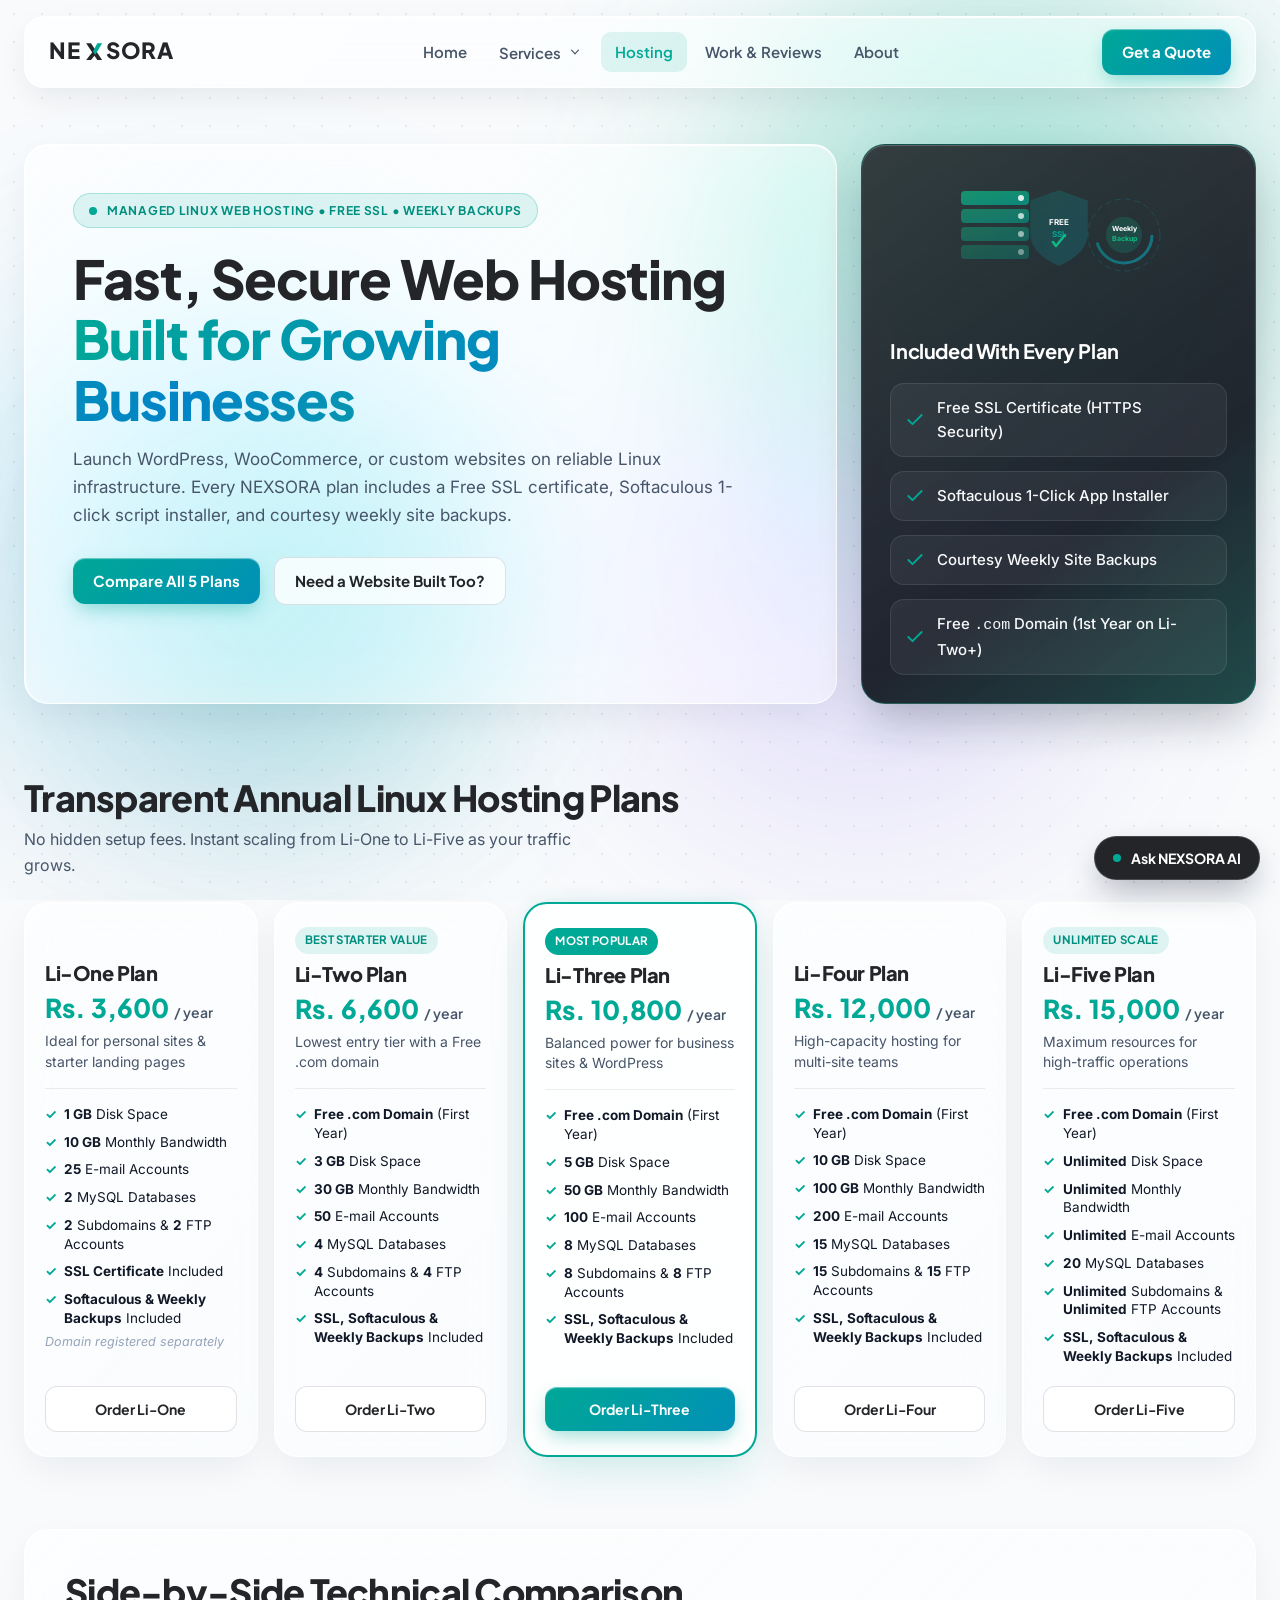
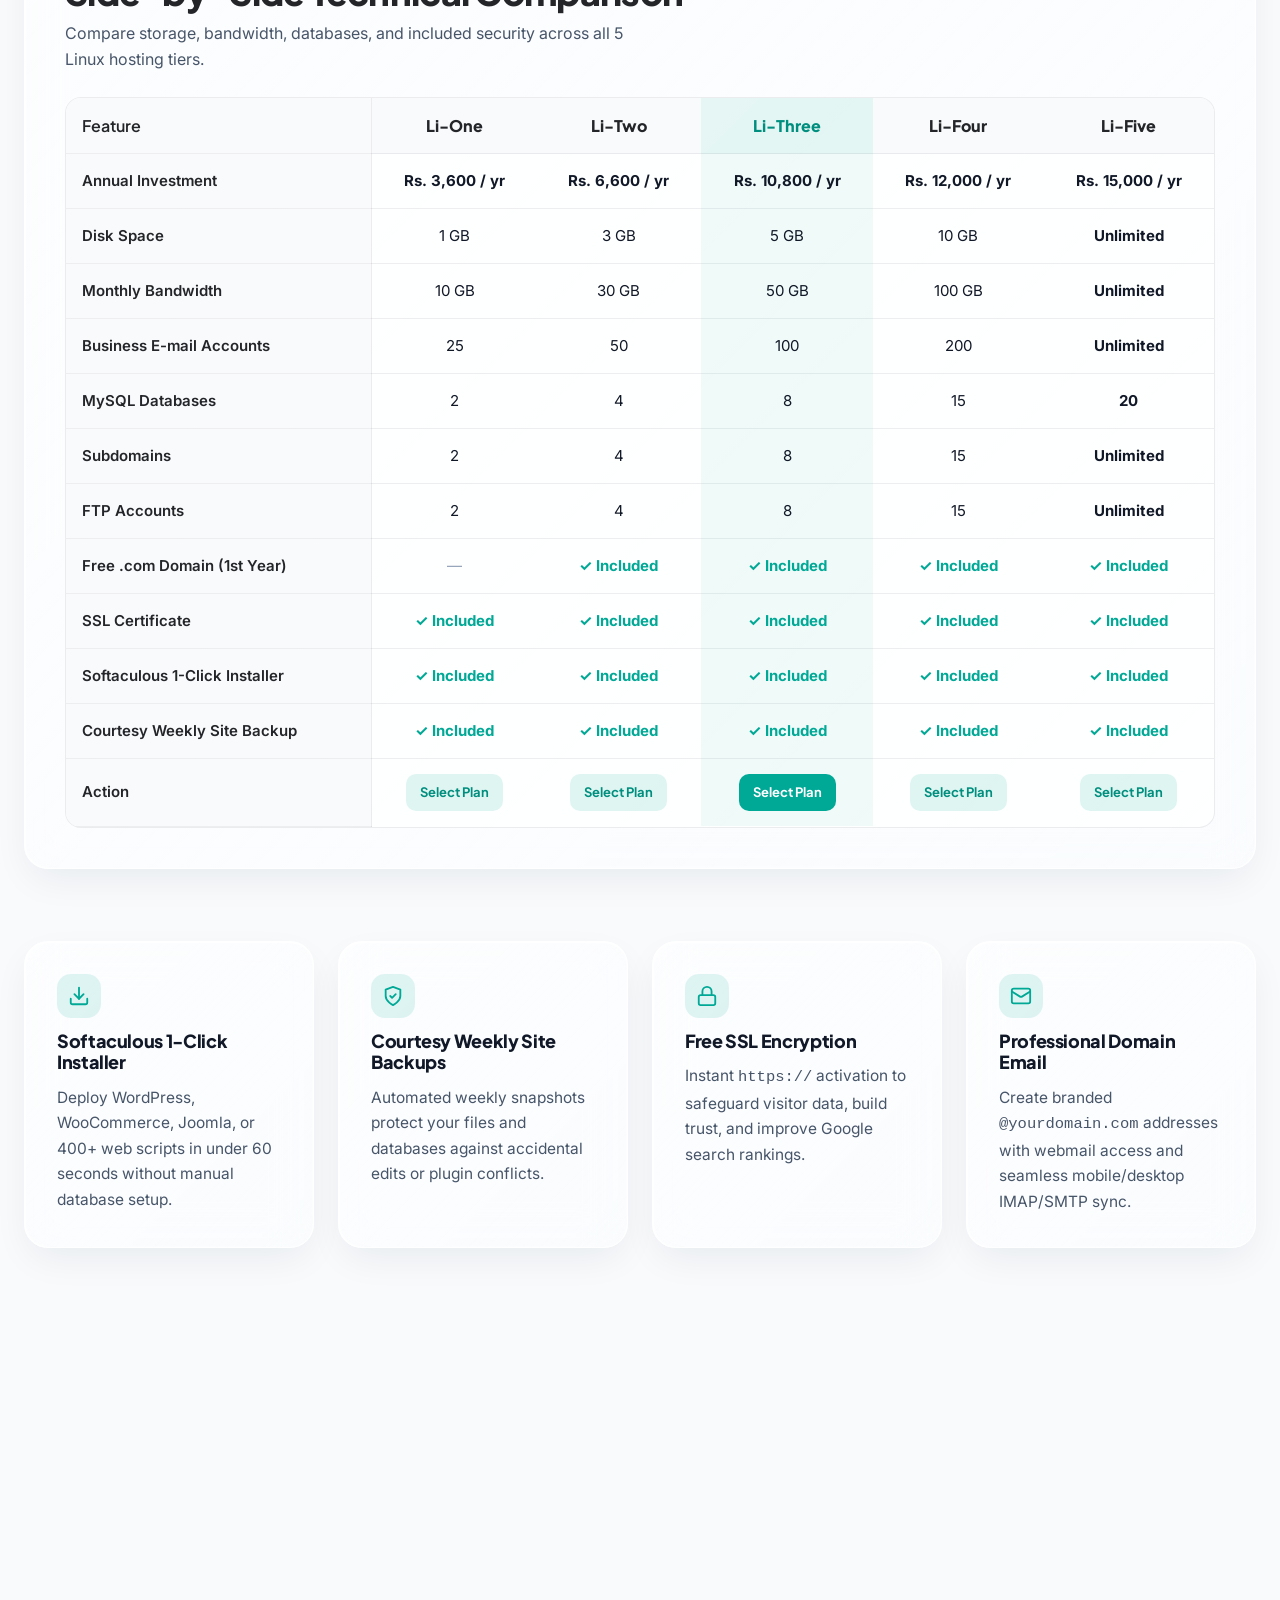
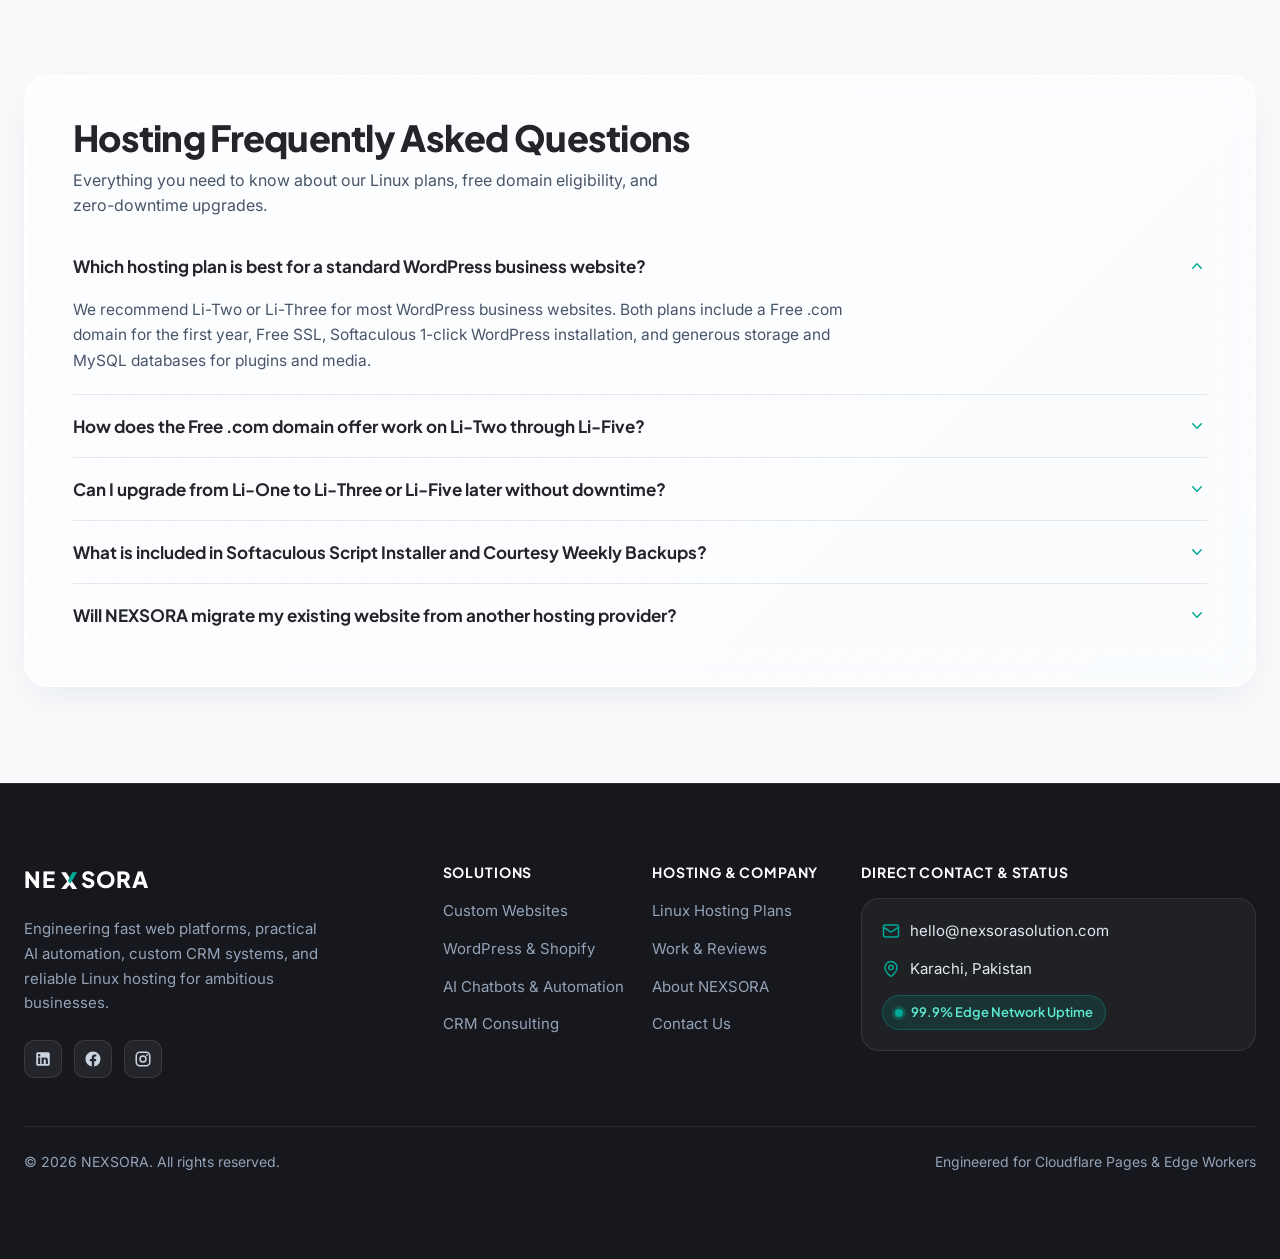
<file: hosting/index.html>
<!DOCTYPE html>
<html lang="en">
<head>
  <meta charset="UTF-8">
  <meta name="viewport" content="width=device-width, initial-scale=1.0">
  <title>Linux Web Hosting Plans in Pakistan | Free SSL &amp; .com Domain | NEXSORA</title>
  <meta name="description" content="Compare NEXSORA's 5 managed Linux web hosting plans starting at Rs. 3,600/year. Includes Free SSL certificate, Softaculous 1-click installer, courtesy weekly site backups, and a free .com domain on Li-Two and above.">
  <link rel="canonical" href="https://nexsorasolution.com/hosting">

  <!-- Open Graph -->
  <meta property="og:title" content="Linux Web Hosting Plans in Pakistan | Free SSL &amp; .com Domain | NEXSORA">
  <meta property="og:description" content="Compare NEXSORA's 5 managed Linux web hosting plans starting at Rs. 3,600/year. Includes Free SSL certificate, Softaculous 1-click installer, courtesy weekly site backups, and a free .com domain on Li-Two and above.">
  <meta property="og:type" content="website">
  <meta property="og:url" content="https://nexsorasolution.com/hosting">

  <!-- Twitter Card -->
  <meta name="twitter:card" content="summary_large_image">
  <meta name="twitter:title" content="Linux Web Hosting Plans in Pakistan | Free SSL &amp; .com Domain | NEXSORA">
  <meta name="twitter:description" content="Compare NEXSORA's 5 managed Linux web hosting plans starting at Rs. 3,600/year. Includes Free SSL, Softaculous 1-click installer, courtesy weekly backups, and a free .com domain on Li-Two and above.">

  <!-- Fonts & Styles -->
  <link rel="preconnect" href="https://fonts.googleapis.com">
  <link rel="preconnect" href="https://fonts.gstatic.com" crossorigin>
  <link href="https://fonts.googleapis.com/css2?family=Inter:wght@400;500;600&family=Plus+Jakarta+Sans:wght@500;600;700;800&display=swap" rel="stylesheet">
  <link rel="stylesheet" href="/assets/css/styles.css">

  <!-- Structured Data (OfferCatalog + FAQPage) -->
  <script type="application/ld+json">
  {
    "@context": "https://schema.org",
    "@graph": [
      {
        "@type": "OfferCatalog",
        "@id": "https://nexsorasolution.com/hosting#catalog",
        "name": "NEXSORA Managed Linux Web Hosting Plans",
        "url": "https://nexsorasolution.com/hosting",
        "itemListElement": [
          {
            "@type": "Product",
            "name": "Li-One Linux Web Hosting",
            "description": "1 GB Disk Space, 10 GB Bandwidth, 25 E-mail Accounts, 2 MySQL Databases, 2 Subdomains, 2 FTP Accounts, Free SSL Certificate, Softaculous, and Courtesy Weekly Backups.",
            "offers": {
              "@type": "Offer",
              "price": "3600",
              "priceCurrency": "PKR",
              "availability": "https://schema.org/InStock",
              "url": "https://nexsorasolution.com/contact?plan=Li-One"
            }
          },
          {
            "@type": "Product",
            "name": "Li-Two Linux Web Hosting",
            "description": "Free .com Domain (1st Year), 3 GB Disk Space, 30 GB Bandwidth, 50 E-mail Accounts, 4 MySQL Databases, 4 Subdomains, 4 FTP Accounts, Free SSL Certificate, Softaculous, and Courtesy Weekly Backups.",
            "offers": {
              "@type": "Offer",
              "price": "6600",
              "priceCurrency": "PKR",
              "availability": "https://schema.org/InStock",
              "url": "https://nexsorasolution.com/contact?plan=Li-Two"
            }
          },
          {
            "@type": "Product",
            "name": "Li-Three Linux Web Hosting",
            "description": "Free .com Domain (1st Year), 5 GB Disk Space, 50 GB Bandwidth, 100 E-mail Accounts, 8 MySQL Databases, 8 Subdomains, 8 FTP Accounts, Free SSL Certificate, Softaculous, and Courtesy Weekly Backups.",
            "offers": {
              "@type": "Offer",
              "price": "10800",
              "priceCurrency": "PKR",
              "availability": "https://schema.org/InStock",
              "url": "https://nexsorasolution.com/contact?plan=Li-Three"
            }
          },
          {
            "@type": "Product",
            "name": "Li-Four Linux Web Hosting",
            "description": "Free .com Domain (1st Year), 10 GB Disk Space, 100 GB Bandwidth, 200 E-mail Accounts, 15 MySQL Databases, 15 Subdomains, 15 FTP Accounts, Free SSL Certificate, Softaculous, and Courtesy Weekly Backups.",
            "offers": {
              "@type": "Offer",
              "price": "12000",
              "priceCurrency": "PKR",
              "availability": "https://schema.org/InStock",
              "url": "https://nexsorasolution.com/contact?plan=Li-Four"
            }
          },
          {
            "@type": "Product",
            "name": "Li-Five Linux Web Hosting",
            "description": "Free .com Domain (1st Year), Unlimited Disk Space, Unlimited Bandwidth, Unlimited E-mail Accounts, 20 MySQL Databases, Unlimited Subdomains, Unlimited FTP Accounts, Free SSL Certificate, Softaculous, and Courtesy Weekly Backups.",
            "offers": {
              "@type": "Offer",
              "price": "15000",
              "priceCurrency": "PKR",
              "availability": "https://schema.org/InStock",
              "url": "https://nexsorasolution.com/contact?plan=Li-Five"
            }
          }
        ]
      },
      {
        "@type": "FAQPage",
        "@id": "https://nexsorasolution.com/hosting#faq",
        "mainEntity": [
          {
            "@type": "Question",
            "name": "Which hosting plan is best for a standard WordPress business website?",
            "acceptedAnswer": {
              "@type": "Answer",
              "text": "We recommend Li-Two or Li-Three for most WordPress business websites. Both plans include a Free .com domain for the first year, Free SSL, Softaculous 1-click WordPress installation, and generous storage and MySQL databases for plugins and media."
            }
          },
          {
            "@type": "Question",
            "name": "How does the Free .com domain offer work on Li-Two through Li-Five?",
            "acceptedAnswer": {
              "@type": "Answer",
              "text": "Plans from Li-Two through Li-Five include a Free .com domain registration for your first year when you activate an annual hosting plan. From the second year onward, standard annual domain renewal rates apply."
            }
          },
          {
            "@type": "Question",
            "name": "Can I upgrade from Li-One to Li-Three or Li-Five later without downtime?",
            "acceptedAnswer": {
              "@type": "Answer",
              "text": "Yes. You can upgrade your hosting tier at any time by paying the difference between plans. Your files, MySQL databases, and business email accounts remain intact with zero downtime."
            }
          },
          {
            "@type": "Question",
            "name": "What is included in Softaculous Script Installer and Courtesy Weekly Backups?",
            "acceptedAnswer": {
              "@type": "Answer",
              "text": "Softaculous lets you install WordPress, WooCommerce, Joomla, and 400+ web applications in a single click with automatic database setup. Courtesy Weekly Site Backups create automated weekly snapshots of your website files and databases for added peace of mind."
            }
          },
          {
            "@type": "Question",
            "name": "Will NEXSORA migrate my existing website from another hosting provider?",
            "acceptedAnswer": {
              "@type": "Answer",
              "text": "Yes. Our engineering team can migrate your existing Linux/cPanel website files, databases, and email accounts to your new NEXSORA hosting plan with careful DNS coordination to prevent downtime."
            }
          }
        ]
      }
    ]
  }
  </script>
</head>
<body>
  <div class="ambient-mesh" aria-hidden="true"></div>

  <header class="site-header">
    <nav class="nav-shell glass-nav" aria-label="Primary Navigation">
      <div class="nav-inner">
        <a href="/" class="brand-link" aria-label="NEXSORA Home">
          <svg class="brand-svg" viewBox="0 0 184 28" fill="none" xmlns="http://www.w3.org/2000/svg" role="img" aria-label="NEXSORA">
            <text x="0" y="22" font-family="'Plus Jakarta Sans', sans-serif" font-weight="800" font-size="24" letter-spacing="0.04em" fill="#232528">NE</text>
            <path d="M40 4.5H45.2L57.2 22.5H52L40 4.5Z" fill="#232528"/>
            <path d="M40 22.5L47.3 13.5L49.9 16.9L45.2 22.5H40Z" fill="#232528"/>
            <path d="M47.3 13.5L52 4.5H57.2L49.9 16.9L47.3 13.5Z" fill="#00A896"/>
            <text x="61" y="22" font-family="'Plus Jakarta Sans', sans-serif" font-weight="800" font-size="24" letter-spacing="0.04em" fill="#232528">SORA</text>
          </svg>
        </a>

        <div class="nav-links">
          <a href="/" class="nav-link" data-route="/">Home</a>

          <div class="nav-dropdown" data-dropdown>
            <button type="button" class="nav-dropdown-trigger" data-services-trigger aria-expanded="false" aria-haspopup="true" aria-controls="services-dropdown-menu">
              Services
              <svg class="nav-chevron" viewBox="0 0 20 20" fill="currentColor" aria-hidden="true">
                <path fill-rule="evenodd" d="M5.23 7.21a.75.75 0 011.06.02L10 11.168l3.71-3.938a.75.75 0 111.08 1.04l-4.25 4.5a.75.75 0 01-1.08 0l-4.25-4.5a.75.75 0 01.02-1.06z" clip-rule="evenodd"/>
              </svg>
            </button>
            <div id="services-dropdown-menu" class="nav-dropdown-menu" data-dropdown-menu role="menu">
              <a href="/services/web-development" class="dropdown-item" data-route="/services/web-development" role="menuitem">
                <span class="dropdown-item-title">Web Development</span>
                <span class="dropdown-item-desc">Custom sites, WordPress &amp; Shopify</span>
              </a>
              <a href="/services/ai-crm" class="dropdown-item" data-route="/services/ai-crm" role="menuitem">
                <span class="dropdown-item-title">AI &amp; Custom CRM</span>
                <span class="dropdown-item-desc">AI chatbots, automation &amp; CRM systems</span>
              </a>
            </div>
          </div>

          <a href="/hosting" class="nav-link" data-route="/hosting">Hosting</a>
          <a href="/work" class="nav-link" data-route="/work">Work &amp; Reviews</a>
          <a href="/about" class="nav-link" data-route="/about">About</a>
        </div>

        <div class="nav-actions">
          <a href="/contact" class="btn-primary nav-cta-desktop">Get a Quote</a>
          <button type="button" class="mobile-toggle" data-mobile-toggle aria-expanded="false" aria-controls="mobile-nav-drawer" aria-label="Toggle navigation menu">
            <svg class="icon-menu" width="22" height="22" viewBox="0 0 24 24" fill="none" stroke="currentColor" stroke-width="2" stroke-linecap="round" stroke-linejoin="round" aria-hidden="true">
              <line x1="4" y1="7" x2="20" y2="7"></line>
              <line x1="4" y1="12" x2="20" y2="12"></line>
              <line x1="4" y1="17" x2="20" y2="17"></line>
            </svg>
            <svg class="icon-close" width="22" height="22" viewBox="0 0 24 24" fill="none" stroke="currentColor" stroke-width="2" stroke-linecap="round" stroke-linejoin="round" aria-hidden="true">
              <line x1="18" y1="6" x2="6" y2="18"></line>
              <line x1="6" y1="6" x2="18" y2="18"></line>
            </svg>
          </button>
        </div>
      </div>

      <div id="mobile-nav-drawer" class="mobile-drawer" data-mobile-drawer aria-hidden="true">
        <div class="mobile-drawer-inner">
          <a href="/" class="mobile-nav-link" data-route="/">Home</a>
          <div class="mobile-nav-group">
            <span class="mobile-nav-label">Services</span>
            <a href="/services/web-development" class="mobile-nav-link mobile-sub-link" data-route="/services/web-development">Web Development</a>
            <a href="/services/ai-crm" class="mobile-nav-link mobile-sub-link" data-route="/services/ai-crm">AI &amp; Custom CRM</a>
          </div>
          <a href="/hosting" class="mobile-nav-link" data-route="/hosting">Hosting</a>
          <a href="/work" class="mobile-nav-link" data-route="/work">Work &amp; Reviews</a>
          <a href="/about" class="mobile-nav-link" data-route="/about">About</a>
          <a href="/contact" class="btn-primary mobile-drawer-cta">Get a Quote</a>
        </div>
      </div>
    </nav>
  </header>

  <main class="site-main">
    <!-- Section 1: Hosting Hero & Global Inclusions Bento -->
    <section class="bento-grid" aria-label="Managed Linux Hosting Overview">
      <div class="glass-card hero-card lg-span-8">
        <div>
          <span class="eyebrow-badge hero-reveal-0">
            <span class="pulse-dot" aria-hidden="true"></span>
            MANAGED LINUX WEB HOSTING &bull; FREE SSL &bull; WEEKLY BACKUPS
          </span>
          <h1 class="hero-title hero-reveal-1" style="margin-top: 1.25rem;">
            Fast, Secure Web Hosting <span class="text-liquid">Built for Growing Businesses</span>
          </h1>
          <p class="hero-subtitle hero-reveal-2" style="margin-top: 1rem;">
            Launch WordPress, WooCommerce, or custom websites on reliable Linux infrastructure. Every NEXSORA plan includes a Free SSL certificate, Softaculous 1-click script installer, and courtesy weekly site backups.
          </p>
          <div class="cta-row hero-reveal-3" style="margin-top: 1.75rem;">
            <a href="#pricing-plans" class="btn-primary">Compare All 5 Plans</a>
            <a href="/services/web-development" class="btn-secondary">Need a Website Built Too?</a>
          </div>
        </div>
      </div>

      <div class="glass-card-dark hero-dark-tile lg-span-4">
        <div class="svg-illustration" aria-hidden="true">
          <svg width="220" height="130" viewBox="0 0 220 130" fill="none" xmlns="http://www.w3.org/2000/svg">
            <defs>
              <linearGradient id="greenG-host-h1" x1="0" y1="0" x2="1" y2="1">
                <stop offset="0%" stop-color="#10B981"/><stop offset="100%" stop-color="#00A896"/>
              </linearGradient>
              <linearGradient id="tealG-host-h1" x1="0" y1="0" x2="1" y2="1">
                <stop offset="0%" stop-color="#00A896"/><stop offset="100%" stop-color="#06B6D4"/>
              </linearGradient>
            </defs>
            <!-- Server racks -->
            <rect x="12" y="18" width="68" height="14" rx="4" fill="url(#greenG-host-h1)" opacity="0.7"/>
            <rect x="12" y="36" width="68" height="14" rx="4" fill="url(#greenG-host-h1)" opacity="0.55"/>
            <rect x="12" y="54" width="68" height="14" rx="4" fill="url(#greenG-host-h1)" opacity="0.4"/>
            <rect x="12" y="72" width="68" height="14" rx="4" fill="url(#greenG-host-h1)" opacity="0.3"/>
            <circle cx="72" cy="25" r="3" fill="#fff" opacity="0.85"/>
            <circle cx="72" cy="43" r="3" fill="#fff" opacity="0.7"/>
            <circle cx="72" cy="61" r="3" fill="#fff" opacity="0.55"/>
            <circle cx="72" cy="79" r="3" fill="#fff" opacity="0.4"/>
            <!-- SSL Shield -->
            <path d="M110 18 L138 28 L138 60 C138 76 124 86 110 92 C96 86 82 76 82 60 L82 28 Z" fill="url(#tealG-host-h1)" opacity="0.18" stroke="url(#tealG-host-h1)" stroke-width="1.5" class="svg-anim" style="animation:floatY 4s ease-in-out infinite"/>
            <text x="110" y="52" font-size="8" fill="#fff" font-weight="700" text-anchor="middle" class="svg-anim" style="animation:floatY 4s ease-in-out infinite">FREE</text>
            <text x="110" y="64" font-size="8" fill="#00A896" font-weight="700" text-anchor="middle" class="svg-anim" style="animation:floatY 4s ease-in-out infinite">SSL</text>
            <path d="M104 69 L107 73 L116 62" stroke="#10B981" stroke-width="2.5" stroke-linecap="round" stroke-linejoin="round" class="svg-anim" style="animation:floatY 4s ease-in-out infinite"/>
            <!-- Backup arc ring -->
            <circle cx="175" cy="62" r="36" stroke="#06B6D4" stroke-width="1" fill="none" opacity="0.2" stroke-dasharray="6 4"/>
            <circle cx="175" cy="62" r="28" stroke="url(#tealG-host-h1)" stroke-width="3" fill="none" opacity="0.5" stroke-dasharray="80 100" class="svg-anim" style="animation:dashFlow 3s linear infinite"/>
            <circle cx="175" cy="62" r="18" fill="url(#greenG-host-h1)" opacity="0.2"/>
            <text x="175" y="58" font-size="7" fill="#fff" font-weight="700" text-anchor="middle">Weekly</text>
            <text x="175" y="68" font-size="7" fill="#10B981" font-weight="700" text-anchor="middle">Backup</text>
          </svg>
        </div>
        <h2 class="hero-dark-title">Included With Every Plan</h2>
        <div class="hosting-perks-dark">
          <div class="hosting-perk-dark-row">
            <svg width="20" height="20" viewBox="0 0 24 24" fill="none" stroke="currentColor" stroke-width="2.2" stroke-linecap="round" stroke-linejoin="round" aria-hidden="true">
              <polyline points="20 6 9 17 4 12"></polyline>
            </svg>
            <span>Free SSL Certificate (HTTPS Security)</span>
          </div>
          <div class="hosting-perk-dark-row">
            <svg width="20" height="20" viewBox="0 0 24 24" fill="none" stroke="currentColor" stroke-width="2.2" stroke-linecap="round" stroke-linejoin="round" aria-hidden="true">
              <polyline points="20 6 9 17 4 12"></polyline>
            </svg>
            <span>Softaculous 1-Click App Installer</span>
          </div>
          <div class="hosting-perk-dark-row">
            <svg width="20" height="20" viewBox="0 0 24 24" fill="none" stroke="currentColor" stroke-width="2.2" stroke-linecap="round" stroke-linejoin="round" aria-hidden="true">
              <polyline points="20 6 9 17 4 12"></polyline>
            </svg>
            <span>Courtesy Weekly Site Backups</span>
          </div>
          <div class="hosting-perk-dark-row">
            <svg width="20" height="20" viewBox="0 0 24 24" fill="none" stroke="currentColor" stroke-width="2.2" stroke-linecap="round" stroke-linejoin="round" aria-hidden="true">
              <polyline points="20 6 9 17 4 12"></polyline>
            </svg>
            <span>Free <code>.com</code> Domain (1st Year on Li-Two+)</span>
          </div>
        </div>
      </div>
    </section>

    <!-- Section 2: 5-Tier Hosting Plans Bento Cards -->
    <section id="pricing-plans" class="bento-section" aria-label="Linux Hosting Plans">
      <div class="bento-grid">
        <div class="section-header col-span-12">
          <div>
            <h2 class="section-title">Transparent Annual Linux Hosting Plans</h2>
            <p class="section-subtitle">No hidden setup fees. Instant scaling from Li-One to Li-Five as your traffic grows.</p>
          </div>
        </div>
      </div>

      <div class="pricing-grid">
        <!-- Plan 1: Li-One -->
        <article class="glass-card pricing-card">
          <div>
            <div class="pricing-header">
              <div class="pricing-badge-slot"></div>
              <h3 class="pricing-name">Li-One Plan</h3>
              <div class="pricing-price">Rs. 3,600 <span>/ year</span></div>
              <p class="pricing-subtitle">Ideal for personal sites &amp; starter landing pages</p>
            </div>
            <ul class="pricing-specs" style="margin-top: 1rem;">
              <li><span class="spec-check">&#10003;</span><span><strong>1 GB</strong> Disk Space</span></li>
              <li><span class="spec-check">&#10003;</span><span><strong>10 GB</strong> Monthly Bandwidth</span></li>
              <li><span class="spec-check">&#10003;</span><span><strong>25</strong> E-mail Accounts</span></li>
              <li><span class="spec-check">&#10003;</span><span><strong>2</strong> MySQL Databases</span></li>
              <li><span class="spec-check">&#10003;</span><span><strong>2</strong> Subdomains &amp; <strong>2</strong> FTP Accounts</span></li>
              <li><span class="spec-check">&#10003;</span><span><strong>SSL Certificate</strong> Included</span></li>
              <li><span class="spec-check">&#10003;</span><span><strong>Softaculous &amp; Weekly Backups</strong> Included</span></li>
            </ul>
            <p class="pricing-muted-note">Domain registered separately</p>
          </div>
          <a href="/contact?plan=Li-One" class="btn-secondary pricing-cta">Order Li-One</a>
        </article>

        <!-- Plan 2: Li-Two -->
        <article class="glass-card pricing-card">
          <div>
            <div class="pricing-header">
              <div class="pricing-badge-slot">
                <span class="pricing-badge">Best Starter Value</span>
              </div>
              <h3 class="pricing-name">Li-Two Plan</h3>
              <div class="pricing-price">Rs. 6,600 <span>/ year</span></div>
              <p class="pricing-subtitle">Lowest entry tier with a Free .com domain</p>
            </div>
            <ul class="pricing-specs" style="margin-top: 1rem;">
              <li><span class="spec-check">&#10003;</span><span><strong>Free .com Domain</strong> (First Year)</span></li>
              <li><span class="spec-check">&#10003;</span><span><strong>3 GB</strong> Disk Space</span></li>
              <li><span class="spec-check">&#10003;</span><span><strong>30 GB</strong> Monthly Bandwidth</span></li>
              <li><span class="spec-check">&#10003;</span><span><strong>50</strong> E-mail Accounts</span></li>
              <li><span class="spec-check">&#10003;</span><span><strong>4</strong> MySQL Databases</span></li>
              <li><span class="spec-check">&#10003;</span><span><strong>4</strong> Subdomains &amp; <strong>4</strong> FTP Accounts</span></li>
              <li><span class="spec-check">&#10003;</span><span><strong>SSL, Softaculous &amp; Weekly Backups</strong> Included</span></li>
            </ul>
          </div>
          <a href="/contact?plan=Li-Two" class="btn-secondary pricing-cta">Order Li-Two</a>
        </article>

        <!-- Plan 3: Li-Three (Featured Most Popular) -->
        <article class="glass-card pricing-card is-featured">
          <div>
            <div class="pricing-header">
              <div class="pricing-badge-slot">
                <span class="pricing-badge is-popular">Most Popular</span>
              </div>
              <h3 class="pricing-name">Li-Three Plan</h3>
              <div class="pricing-price">Rs. 10,800 <span>/ year</span></div>
              <p class="pricing-subtitle">Balanced power for business sites &amp; WordPress</p>
            </div>
            <ul class="pricing-specs" style="margin-top: 1rem;">
              <li><span class="spec-check">&#10003;</span><span><strong>Free .com Domain</strong> (First Year)</span></li>
              <li><span class="spec-check">&#10003;</span><span><strong>5 GB</strong> Disk Space</span></li>
              <li><span class="spec-check">&#10003;</span><span><strong>50 GB</strong> Monthly Bandwidth</span></li>
              <li><span class="spec-check">&#10003;</span><span><strong>100</strong> E-mail Accounts</span></li>
              <li><span class="spec-check">&#10003;</span><span><strong>8</strong> MySQL Databases</span></li>
              <li><span class="spec-check">&#10003;</span><span><strong>8</strong> Subdomains &amp; <strong>8</strong> FTP Accounts</span></li>
              <li><span class="spec-check">&#10003;</span><span><strong>SSL, Softaculous &amp; Weekly Backups</strong> Included</span></li>
            </ul>
          </div>
          <a href="/contact?plan=Li-Three" class="btn-primary pricing-cta">Order Li-Three</a>
        </article>

        <!-- Plan 4: Li-Four -->
        <article class="glass-card pricing-card">
          <div>
            <div class="pricing-header">
              <div class="pricing-badge-slot"></div>
              <h3 class="pricing-name">Li-Four Plan</h3>
              <div class="pricing-price">Rs. 12,000 <span>/ year</span></div>
              <p class="pricing-subtitle">High-capacity hosting for multi-site teams</p>
            </div>
            <ul class="pricing-specs" style="margin-top: 1rem;">
              <li><span class="spec-check">&#10003;</span><span><strong>Free .com Domain</strong> (First Year)</span></li>
              <li><span class="spec-check">&#10003;</span><span><strong>10 GB</strong> Disk Space</span></li>
              <li><span class="spec-check">&#10003;</span><span><strong>100 GB</strong> Monthly Bandwidth</span></li>
              <li><span class="spec-check">&#10003;</span><span><strong>200</strong> E-mail Accounts</span></li>
              <li><span class="spec-check">&#10003;</span><span><strong>15</strong> MySQL Databases</span></li>
              <li><span class="spec-check">&#10003;</span><span><strong>15</strong> Subdomains &amp; <strong>15</strong> FTP Accounts</span></li>
              <li><span class="spec-check">&#10003;</span><span><strong>SSL, Softaculous &amp; Weekly Backups</strong> Included</span></li>
            </ul>
          </div>
          <a href="/contact?plan=Li-Four" class="btn-secondary pricing-cta">Order Li-Four</a>
        </article>

        <!-- Plan 5: Li-Five -->
        <article class="glass-card pricing-card">
          <div>
            <div class="pricing-header">
              <div class="pricing-badge-slot">
                <span class="pricing-badge">Unlimited Scale</span>
              </div>
              <h3 class="pricing-name">Li-Five Plan</h3>
              <div class="pricing-price">Rs. 15,000 <span>/ year</span></div>
              <p class="pricing-subtitle">Maximum resources for high-traffic operations</p>
            </div>
            <ul class="pricing-specs" style="margin-top: 1rem;">
              <li><span class="spec-check">&#10003;</span><span><strong>Free .com Domain</strong> (First Year)</span></li>
              <li><span class="spec-check">&#10003;</span><span><strong>Unlimited</strong> Disk Space</span></li>
              <li><span class="spec-check">&#10003;</span><span><strong>Unlimited</strong> Monthly Bandwidth</span></li>
              <li><span class="spec-check">&#10003;</span><span><strong>Unlimited</strong> E-mail Accounts</span></li>
              <li><span class="spec-check">&#10003;</span><span><strong>20</strong> MySQL Databases</span></li>
              <li><span class="spec-check">&#10003;</span><span><strong>Unlimited</strong> Subdomains &amp; <strong>Unlimited</strong> FTP Accounts</span></li>
              <li><span class="spec-check">&#10003;</span><span><strong>SSL, Softaculous &amp; Weekly Backups</strong> Included</span></li>
            </ul>
          </div>
          <a href="/contact?plan=Li-Five" class="btn-secondary pricing-cta">Order Li-Five</a>
        </article>
      </div>
    </section>

    <!-- Section 3: Full Technical Specification Matrix -->
    <section class="bento-section" aria-label="Technical Specification Matrix">
      <div class="bento-grid">
        <div class="glass-card comparison-card col-span-12">
          <h2 class="section-title">Side-by-Side Technical Comparison</h2>
          <p class="section-subtitle">Compare storage, bandwidth, databases, and included security across all 5 Linux hosting tiers.</p>

          <div class="table-scroll" role="region" aria-label="Hosting plans comparison table" tabindex="0">
            <table class="comparison-table">
              <thead>
                <tr>
                  <th scope="col">Feature</th>
                  <th scope="col">Li-One</th>
                  <th scope="col">Li-Two</th>
                  <th scope="col" class="col-popular">Li-Three</th>
                  <th scope="col">Li-Four</th>
                  <th scope="col">Li-Five</th>
                </tr>
              </thead>
              <tbody>
                <tr>
                  <th scope="row">Annual Investment</th>
                  <td><strong>Rs. 3,600 / yr</strong></td>
                  <td><strong>Rs. 6,600 / yr</strong></td>
                  <td class="col-popular"><strong>Rs. 10,800 / yr</strong></td>
                  <td><strong>Rs. 12,000 / yr</strong></td>
                  <td><strong>Rs. 15,000 / yr</strong></td>
                </tr>
                <tr>
                  <th scope="row">Disk Space</th>
                  <td>1 GB</td>
                  <td>3 GB</td>
                  <td class="col-popular">5 GB</td>
                  <td>10 GB</td>
                  <td><strong>Unlimited</strong></td>
                </tr>
                <tr>
                  <th scope="row">Monthly Bandwidth</th>
                  <td>10 GB</td>
                  <td>30 GB</td>
                  <td class="col-popular">50 GB</td>
                  <td>100 GB</td>
                  <td><strong>Unlimited</strong></td>
                </tr>
                <tr>
                  <th scope="row">Business E-mail Accounts</th>
                  <td>25</td>
                  <td>50</td>
                  <td class="col-popular">100</td>
                  <td>200</td>
                  <td><strong>Unlimited</strong></td>
                </tr>
                <tr>
                  <th scope="row">MySQL Databases</th>
                  <td>2</td>
                  <td>4</td>
                  <td class="col-popular">8</td>
                  <td>15</td>
                  <td><strong>20</strong></td>
                </tr>
                <tr>
                  <th scope="row">Subdomains</th>
                  <td>2</td>
                  <td>4</td>
                  <td class="col-popular">8</td>
                  <td>15</td>
                  <td><strong>Unlimited</strong></td>
                </tr>
                <tr>
                  <th scope="row">FTP Accounts</th>
                  <td>2</td>
                  <td>4</td>
                  <td class="col-popular">8</td>
                  <td>15</td>
                  <td><strong>Unlimited</strong></td>
                </tr>
                <tr>
                  <th scope="row">Free .com Domain (1st Year)</th>
                  <td class="table-dash">&mdash;</td>
                  <td><span class="table-check">&#10003; Included</span></td>
                  <td class="col-popular"><span class="table-check">&#10003; Included</span></td>
                  <td><span class="table-check">&#10003; Included</span></td>
                  <td><span class="table-check">&#10003; Included</span></td>
                </tr>
                <tr>
                  <th scope="row">SSL Certificate</th>
                  <td><span class="table-check">&#10003; Included</span></td>
                  <td><span class="table-check">&#10003; Included</span></td>
                  <td class="col-popular"><span class="table-check">&#10003; Included</span></td>
                  <td><span class="table-check">&#10003; Included</span></td>
                  <td><span class="table-check">&#10003; Included</span></td>
                </tr>
                <tr>
                  <th scope="row">Softaculous 1-Click Installer</th>
                  <td><span class="table-check">&#10003; Included</span></td>
                  <td><span class="table-check">&#10003; Included</span></td>
                  <td class="col-popular"><span class="table-check">&#10003; Included</span></td>
                  <td><span class="table-check">&#10003; Included</span></td>
                  <td><span class="table-check">&#10003; Included</span></td>
                </tr>
                <tr>
                  <th scope="row">Courtesy Weekly Site Backup</th>
                  <td><span class="table-check">&#10003; Included</span></td>
                  <td><span class="table-check">&#10003; Included</span></td>
                  <td class="col-popular"><span class="table-check">&#10003; Included</span></td>
                  <td><span class="table-check">&#10003; Included</span></td>
                  <td><span class="table-check">&#10003; Included</span></td>
                </tr>
                <tr>
                  <th scope="row">Action</th>
                  <td><a href="/contact?plan=Li-One" class="table-select-link">Select Plan</a></td>
                  <td><a href="/contact?plan=Li-Two" class="table-select-link">Select Plan</a></td>
                  <td class="col-popular"><a href="/contact?plan=Li-Three" class="table-select-link is-popular">Select Plan</a></td>
                  <td><a href="/contact?plan=Li-Four" class="table-select-link">Select Plan</a></td>
                  <td><a href="/contact?plan=Li-Five" class="table-select-link">Select Plan</a></td>
                </tr>
              </tbody>
            </table>
          </div>
        </div>
      </div>
    </section>

    <!-- Section 4: Platform Features Bento Grid (4 Cards) -->
    <section class="bento-section" aria-label="Standard Hosting Platform Features">
      <div class="bento-grid">
        <article class="glass-card service-card md-span-6 lg-span-3">
          <div class="service-card-head">
            <div class="service-icon-box" aria-hidden="true">
              <svg width="22" height="22" viewBox="0 0 24 24" fill="none" stroke="currentColor" stroke-width="2" stroke-linecap="round" stroke-linejoin="round">
                <path d="M21 15v4a2 2 0 0 1-2 2H5a2 2 0 0 1-2-2v-4"></path>
                <polyline points="7 10 12 15 17 10"></polyline>
                <line x1="12" y1="15" x2="12" y2="3"></line>
              </svg>
            </div>
            <h3 class="service-card-title" style="font-size: 1.125rem;">Softaculous 1-Click Installer</h3>
            <p class="service-card-desc">
              Deploy WordPress, WooCommerce, Joomla, or 400+ web scripts in under 60 seconds without manual database setup.
            </p>
          </div>
        </article>

        <article class="glass-card service-card md-span-6 lg-span-3">
          <div class="service-card-head">
            <div class="service-icon-box" aria-hidden="true">
              <svg width="22" height="22" viewBox="0 0 24 24" fill="none" stroke="currentColor" stroke-width="2" stroke-linecap="round" stroke-linejoin="round">
                <path d="M12 22s8-4 8-10V5l-8-3-8 3v7c0 6 8 10 8 10z"></path>
                <path d="m9 12 2 2 4-4"></path>
              </svg>
            </div>
            <h3 class="service-card-title" style="font-size: 1.125rem;">Courtesy Weekly Site Backups</h3>
            <p class="service-card-desc">
              Automated weekly snapshots protect your files and databases against accidental edits or plugin conflicts.
            </p>
          </div>
        </article>

        <article class="glass-card service-card md-span-6 lg-span-3">
          <div class="service-card-head">
            <div class="service-icon-box" aria-hidden="true">
              <svg width="22" height="22" viewBox="0 0 24 24" fill="none" stroke="currentColor" stroke-width="2" stroke-linecap="round" stroke-linejoin="round">
                <rect x="3" y="11" width="18" height="11" rx="2" ry="2"></rect>
                <path d="M7 11V7a5 5 0 0 1 10 0v4"></path>
              </svg>
            </div>
            <h3 class="service-card-title" style="font-size: 1.125rem;">Free SSL Encryption</h3>
            <p class="service-card-desc">
              Instant <code>https://</code> activation to safeguard visitor data, build trust, and improve Google search rankings.
            </p>
          </div>
        </article>

        <article class="glass-card service-card md-span-6 lg-span-3">
          <div class="service-card-head">
            <div class="service-icon-box" aria-hidden="true">
              <svg width="22" height="22" viewBox="0 0 24 24" fill="none" stroke="currentColor" stroke-width="2" stroke-linecap="round" stroke-linejoin="round">
                <rect x="2" y="4" width="20" height="16" rx="2"></rect>
                <path d="m22 7-8.97 5.7a1.94 1.94 0 0 1-2.06 0L2 7"></path>
              </svg>
            </div>
            <h3 class="service-card-title" style="font-size: 1.125rem;">Professional Domain Email</h3>
            <p class="service-card-desc">
              Create branded <code>@yourdomain.com</code> addresses with webmail access and seamless mobile/desktop IMAP/SMTP sync.
            </p>
          </div>
        </article>
      </div>
    </section>

    <!-- Section 5: Website + Hosting Bundle Upsell Banner -->
    <section class="bento-section" aria-label="Website and Hosting Bundle">
      <div class="bento-grid">
        <div class="glass-card-dark conversion-banner col-span-12">
          <div>
            <h2 class="conversion-title">Need a Custom WordPress or Shopify Website Built on Your New Hosting?</h2>
            <p class="conversion-subtext">
              Pair any NEXSORA web development package with Li-Two or higher and our engineering team handles DNS setup, SSL configuration, and zero-downtime deployment for free.
            </p>
          </div>
          <div class="cta-row">
            <a href="/services/web-development" class="btn-secondary btn-secondary-dark">Explore Web Development</a>
            <a href="/contact?service=web-hosting-bundle" class="btn-primary">Request Bundle Quote</a>
          </div>
        </div>
      </div>
    </section>

    <!-- Section 6: Hosting FAQ Accordion -->
    <section class="bento-section" aria-label="Hosting Frequently Asked Questions">
      <div class="bento-grid">
        <div class="glass-card faq-card col-span-12">
          <h2 class="section-title">Hosting Frequently Asked Questions</h2>
          <p class="section-subtitle">Everything you need to know about our Linux plans, free domain eligibility, and zero-downtime upgrades.</p>

          <div class="faq-list" data-faq-list>
            <div class="faq-item is-open" data-faq-item>
              <button type="button" class="faq-trigger" data-faq-trigger aria-expanded="true" aria-controls="hosting-faq-1">
                <span>Which hosting plan is best for a standard WordPress business website?</span>
                <svg class="faq-icon" viewBox="0 0 20 20" fill="currentColor" aria-hidden="true">
                  <path fill-rule="evenodd" d="M5.23 7.21a.75.75 0 011.06.02L10 11.168l3.71-3.938a.75.75 0 111.08 1.04l-4.25 4.5a.75.75 0 01-1.08 0l-4.25-4.5a.75.75 0 01.02-1.06z" clip-rule="evenodd"/>
                </svg>
              </button>
              <div id="hosting-faq-1" class="faq-panel" data-faq-panel aria-hidden="false">
                <div class="faq-panel-inner">
                  <p class="faq-answer">
                    We recommend Li-Two or Li-Three for most WordPress business websites. Both plans include a Free .com domain for the first year, Free SSL, Softaculous 1-click WordPress installation, and generous storage and MySQL databases for plugins and media.
                  </p>
                </div>
              </div>
            </div>

            <div class="faq-item" data-faq-item>
              <button type="button" class="faq-trigger" data-faq-trigger aria-expanded="false" aria-controls="hosting-faq-2">
                <span>How does the Free .com domain offer work on Li-Two through Li-Five?</span>
                <svg class="faq-icon" viewBox="0 0 20 20" fill="currentColor" aria-hidden="true">
                  <path fill-rule="evenodd" d="M5.23 7.21a.75.75 0 011.06.02L10 11.168l3.71-3.938a.75.75 0 111.08 1.04l-4.25 4.5a.75.75 0 01-1.08 0l-4.25-4.5a.75.75 0 01.02-1.06z" clip-rule="evenodd"/>
                </svg>
              </button>
              <div id="hosting-faq-2" class="faq-panel" data-faq-panel aria-hidden="true">
                <div class="faq-panel-inner">
                  <p class="faq-answer">
                    Plans from Li-Two through Li-Five include a Free .com domain registration for your first year when you activate an annual hosting plan. From the second year onward, standard annual domain renewal rates apply.
                  </p>
                </div>
              </div>
            </div>

            <div class="faq-item" data-faq-item>
              <button type="button" class="faq-trigger" data-faq-trigger aria-expanded="false" aria-controls="hosting-faq-3">
                <span>Can I upgrade from Li-One to Li-Three or Li-Five later without downtime?</span>
                <svg class="faq-icon" viewBox="0 0 20 20" fill="currentColor" aria-hidden="true">
                  <path fill-rule="evenodd" d="M5.23 7.21a.75.75 0 011.06.02L10 11.168l3.71-3.938a.75.75 0 111.08 1.04l-4.25 4.5a.75.75 0 01-1.08 0l-4.25-4.5a.75.75 0 01.02-1.06z" clip-rule="evenodd"/>
                </svg>
              </button>
              <div id="hosting-faq-3" class="faq-panel" data-faq-panel aria-hidden="true">
                <div class="faq-panel-inner">
                  <p class="faq-answer">
                    Yes. You can upgrade your hosting tier at any time by paying the difference between plans. Your files, MySQL databases, and business email accounts remain intact with zero downtime.
                  </p>
                </div>
              </div>
            </div>

            <div class="faq-item" data-faq-item>
              <button type="button" class="faq-trigger" data-faq-trigger aria-expanded="false" aria-controls="hosting-faq-4">
                <span>What is included in Softaculous Script Installer and Courtesy Weekly Backups?</span>
                <svg class="faq-icon" viewBox="0 0 20 20" fill="currentColor" aria-hidden="true">
                  <path fill-rule="evenodd" d="M5.23 7.21a.75.75 0 011.06.02L10 11.168l3.71-3.938a.75.75 0 111.08 1.04l-4.25 4.5a.75.75 0 01-1.08 0l-4.25-4.5a.75.75 0 01.02-1.06z" clip-rule="evenodd"/>
                </svg>
              </button>
              <div id="hosting-faq-4" class="faq-panel" data-faq-panel aria-hidden="true">
                <div class="faq-panel-inner">
                  <p class="faq-answer">
                    Softaculous lets you install WordPress, WooCommerce, Joomla, and 400+ web applications in a single click with automatic database setup. Courtesy Weekly Site Backups create automated weekly snapshots of your website files and databases for added peace of mind.
                  </p>
                </div>
              </div>
            </div>

            <div class="faq-item" data-faq-item>
              <button type="button" class="faq-trigger" data-faq-trigger aria-expanded="false" aria-controls="hosting-faq-5">
                <span>Will NEXSORA migrate my existing website from another hosting provider?</span>
                <svg class="faq-icon" viewBox="0 0 20 20" fill="currentColor" aria-hidden="true">
                  <path fill-rule="evenodd" d="M5.23 7.21a.75.75 0 011.06.02L10 11.168l3.71-3.938a.75.75 0 111.08 1.04l-4.25 4.5a.75.75 0 01-1.08 0l-4.25-4.5a.75.75 0 01.02-1.06z" clip-rule="evenodd"/>
                </svg>
              </button>
              <div id="hosting-faq-5" class="faq-panel" data-faq-panel aria-hidden="true">
                <div class="faq-panel-inner">
                  <p class="faq-answer">
                    Yes. Our engineering team can migrate your existing Linux/cPanel website files, databases, and email accounts to your new NEXSORA hosting plan with careful DNS coordination to prevent downtime.
                  </p>
                </div>
              </div>
            </div>
          </div>
        </div>
      </div>
    </section>
  </main>

  <footer class="site-footer">
    <div class="footer-grid">
      <div class="footer-col-brand">
        <a href="/" class="brand-link" aria-label="NEXSORA Home">
          <svg class="brand-svg" viewBox="0 0 184 28" fill="none" xmlns="http://www.w3.org/2000/svg" role="img" aria-label="NEXSORA">
            <text x="0" y="22" font-family="'Plus Jakarta Sans', sans-serif" font-weight="800" font-size="24" letter-spacing="0.04em" fill="#FFFFFF">NE</text>
            <path d="M40 4.5H45.2L57.2 22.5H52L40 4.5Z" fill="#FFFFFF"/>
            <path d="M40 22.5L47.3 13.5L49.9 16.9L45.2 22.5H40Z" fill="#FFFFFF"/>
            <path d="M47.3 13.5L52 4.5H57.2L49.9 16.9L47.3 13.5Z" fill="#00A896"/>
            <text x="61" y="22" font-family="'Plus Jakarta Sans', sans-serif" font-weight="800" font-size="24" letter-spacing="0.04em" fill="#FFFFFF">SORA</text>
          </svg>
        </a>
        <p class="footer-brand-summary">
          Engineering fast web platforms, practical AI automation, custom CRM systems, and reliable Linux hosting for ambitious businesses.
        </p>
        <div class="footer-socials" aria-label="Social Media">
          <a href="https://www.linkedin.com" class="social-btn" target="_blank" rel="noopener noreferrer" aria-label="NEXSORA on LinkedIn">
            <svg width="18" height="18" viewBox="0 0 24 24" fill="currentColor" aria-hidden="true">
              <path d="M19 3a2 2 0 0 1 2 2v14a2 2 0 0 1-2 2H5a2 2 0 0 1-2-2V5a2 2 0 0 1 2-2h14m-.5 15.5v-5.3a3.26 3.26 0 0 0-3.26-3.26c-.85 0-1.84.52-2.28 1.3v-1.11h-2.79v8.37h2.79v-4.93c0-.77.62-1.4 1.39-1.4a1.4 1.4 0 0 1 1.4 1.4v4.93h2.75M6.88 8.56a1.68 1.68 0 0 0 1.68-1.68c0-.93-.75-1.69-1.68-1.69a1.69 1.69 0 0 0-1.69 1.69c0 .93.76 1.68 1.69 1.68m1.39 9.94v-8.37H5.5v8.37h2.77z"/>
            </svg>
          </a>
          <a href="https://www.facebook.com" class="social-btn" target="_blank" rel="noopener noreferrer" aria-label="NEXSORA on Facebook">
            <svg width="18" height="18" viewBox="0 0 24 24" fill="currentColor" aria-hidden="true">
              <path d="M12 2.04c-5.5 0-10 4.49-10 10.02 0 5 3.66 9.15 8.44 9.9v-7H7.9v-2.9h2.54V9.85c0-2.51 1.49-3.89 3.78-3.89 1.09 0 2.23.19 2.23.19v2.47h-1.26c-1.24 0-1.63.77-1.63 1.56v1.88h2.78l-.45 2.9h-2.33v7a10 10 0 0 0 8.44-9.9c0-5.53-4.5-10.02-10-10.02z"/>
            </svg>
          </a>
          <a href="https://www.instagram.com" class="social-btn" target="_blank" rel="noopener noreferrer" aria-label="NEXSORA on Instagram">
            <svg width="18" height="18" viewBox="0 0 24 24" fill="currentColor" aria-hidden="true">
              <path d="M7.8 2h8.4C19.4 2 22 4.6 22 7.8v8.4a5.8 5.8 0 0 1-5.8 5.8H7.8C4.6 22 2 19.4 2 16.2V7.8A5.8 5.8 0 0 1 7.8 2m-.2 2A3.6 3.6 0 0 0 4 7.6v8.8C4 18.39 5.61 20 7.6 20h8.8a3.6 3.6 0 0 0 3.6-3.6V7.6C20 5.61 18.39 4 16.4 4H7.6m9.65 1.5a1.25 1.25 0 0 1 1.25 1.25A1.25 1.25 0 0 1 17.25 8 1.25 1.25 0 0 1 16 6.75a1.25 1.25 0 0 1 1.25-1.25M12 7a5 5 0 0 1 5 5 5 5 0 0 1-5 5 5 5 0 0 1-5-5 5 5 0 0 1 5-5m0 2a3 3 0 0 0-3 3 3 3 0 0 0 3 3 3 3 0 0 0 3-3 3 3 0 0 0-3-3z"/>
            </svg>
          </a>
        </div>
      </div>

      <div class="footer-col-links">
        <h3 class="footer-heading">Solutions</h3>
        <ul class="footer-list">
          <li><a href="/services/web-development" class="footer-link">Custom Websites</a></li>
          <li><a href="/services/web-development" class="footer-link">WordPress &amp; Shopify</a></li>
          <li><a href="/services/ai-crm" class="footer-link">AI Chatbots &amp; Automation</a></li>
          <li><a href="/services/ai-crm" class="footer-link">CRM Consulting</a></li>
        </ul>
      </div>

      <div class="footer-col-links">
        <h3 class="footer-heading">Hosting &amp; Company</h3>
        <ul class="footer-list">
          <li><a href="/hosting" class="footer-link">Linux Hosting Plans</a></li>
          <li><a href="/work" class="footer-link">Work &amp; Reviews</a></li>
          <li><a href="/about" class="footer-link">About NEXSORA</a></li>
          <li><a href="/contact" class="footer-link">Contact Us</a></li>
        </ul>
      </div>

      <div class="footer-col-contact">
        <h3 class="footer-heading">Direct Contact &amp; Status</h3>
        <div class="footer-contact-card">
          <a href="mailto:hello@nexsorasolution.com" class="footer-contact-row">
            <svg width="18" height="18" viewBox="0 0 24 24" fill="none" stroke="currentColor" stroke-width="2" stroke-linecap="round" stroke-linejoin="round" aria-hidden="true">
              <rect x="2" y="4" width="20" height="16" rx="2"></rect>
              <path d="m22 7-8.97 5.7a1.94 1.94 0 0 1-2.06 0L2 7"></path>
            </svg>
            <span>hello@nexsorasolution.com</span>
          </a>
          <div class="footer-contact-row">
            <svg width="18" height="18" viewBox="0 0 24 24" fill="none" stroke="currentColor" stroke-width="2" stroke-linecap="round" stroke-linejoin="round" aria-hidden="true">
              <path d="M20 10c0 6-8 12-8 12s-8-6-8-12a8 8 0 0 1 16 0Z"></path>
              <circle cx="12" cy="10" r="3"></circle>
            </svg>
            <span>Karachi, Pakistan</span>
          </div>
          <div class="uptime-badge">
            <span class="uptime-dot" aria-hidden="true"></span>
            <span>99.9% Edge Network Uptime</span>
          </div>
        </div>
      </div>
    </div>

    <div class="footer-bottom">
      <p>&copy; 2026 NEXSORA. All rights reserved.</p>
      <p>Engineered for Cloudflare Pages &amp; Edge Workers</p>
    </div>
  </footer>

  <script src="/assets/js/main.js" defer></script>
</body>
</html>
</file>
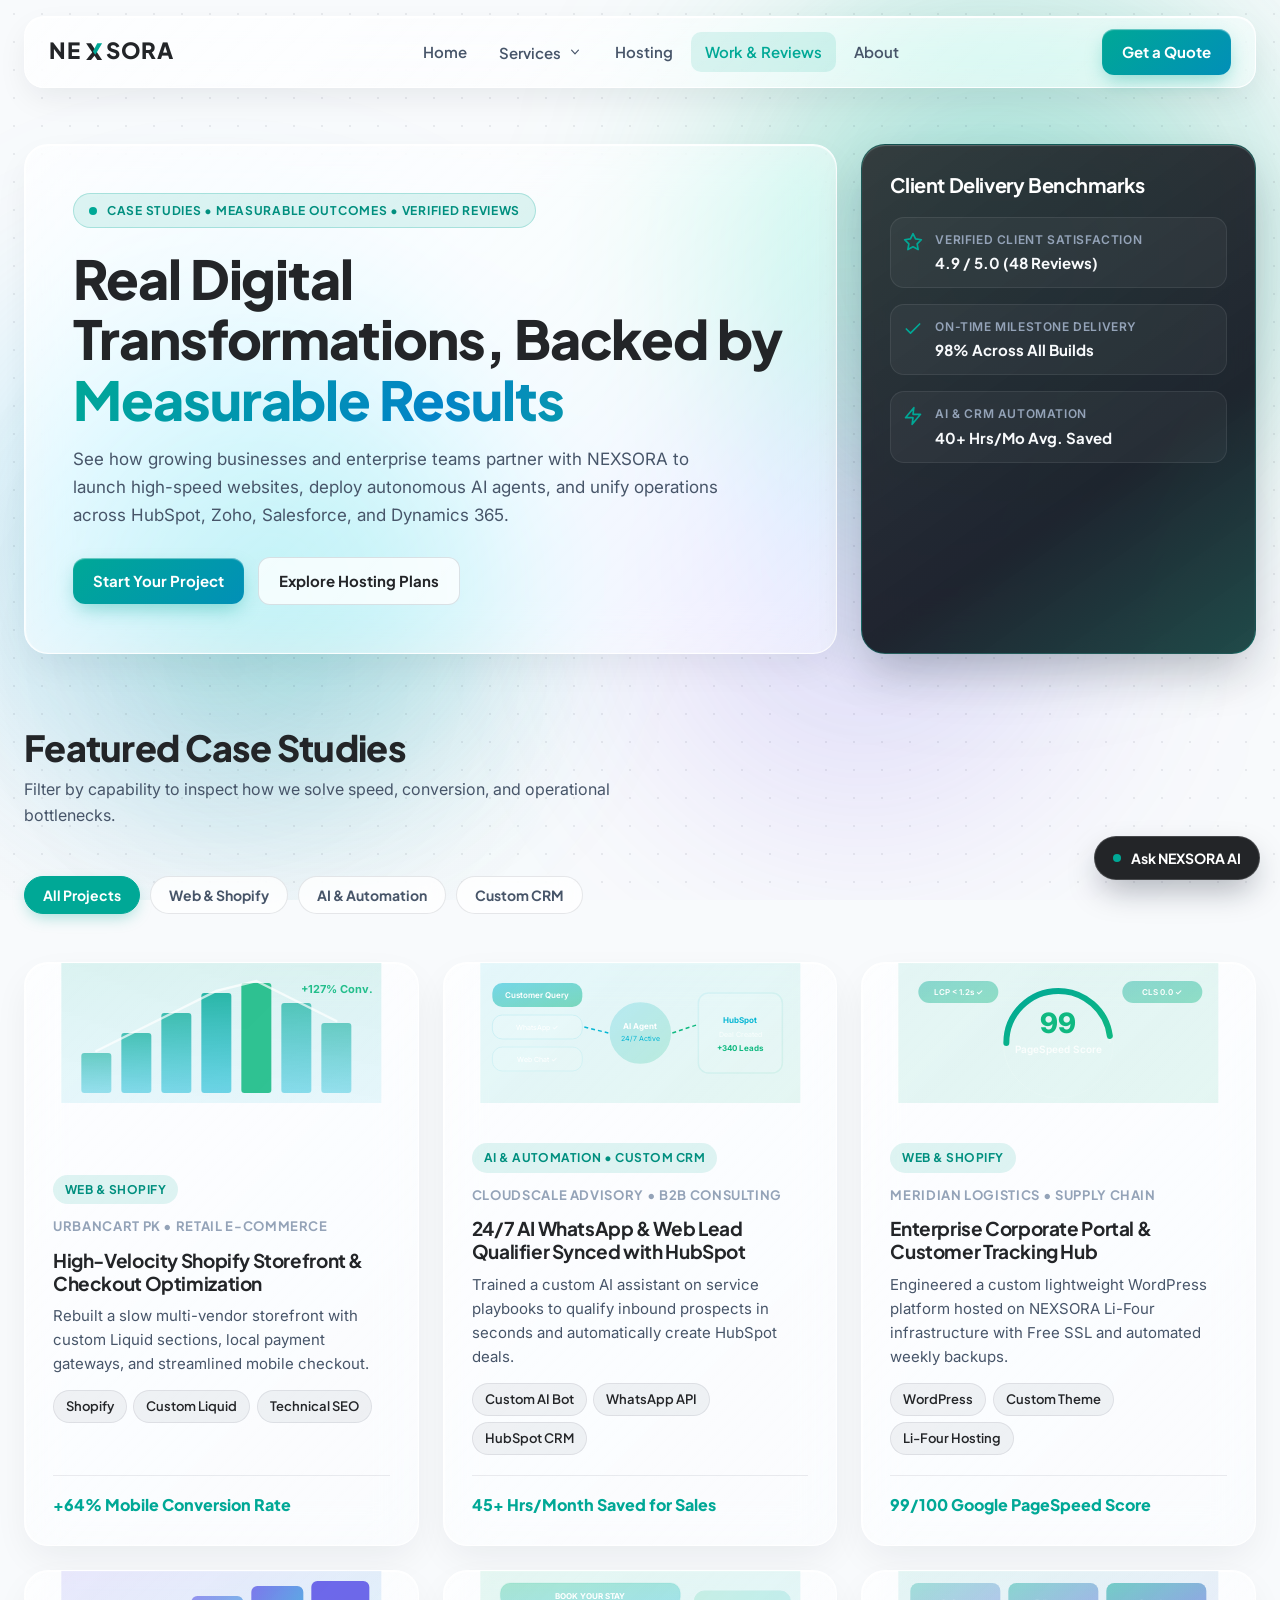
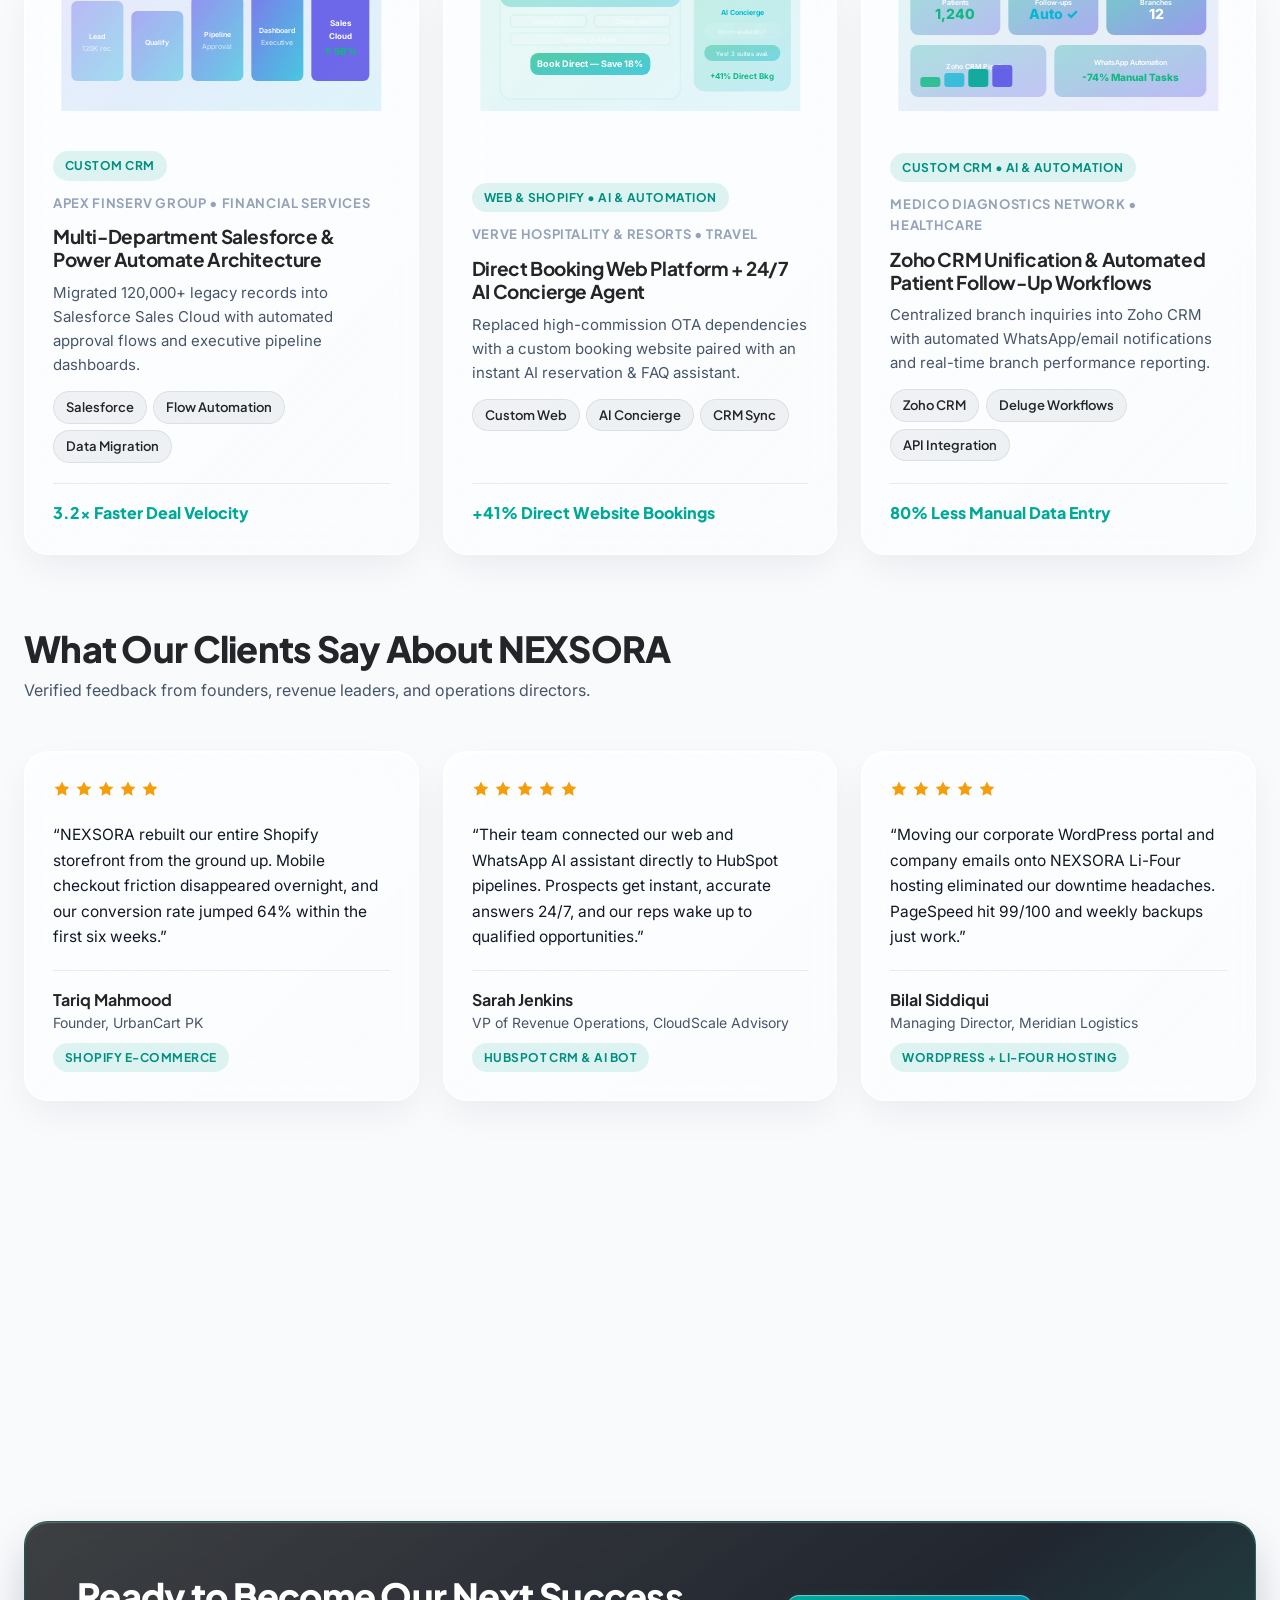
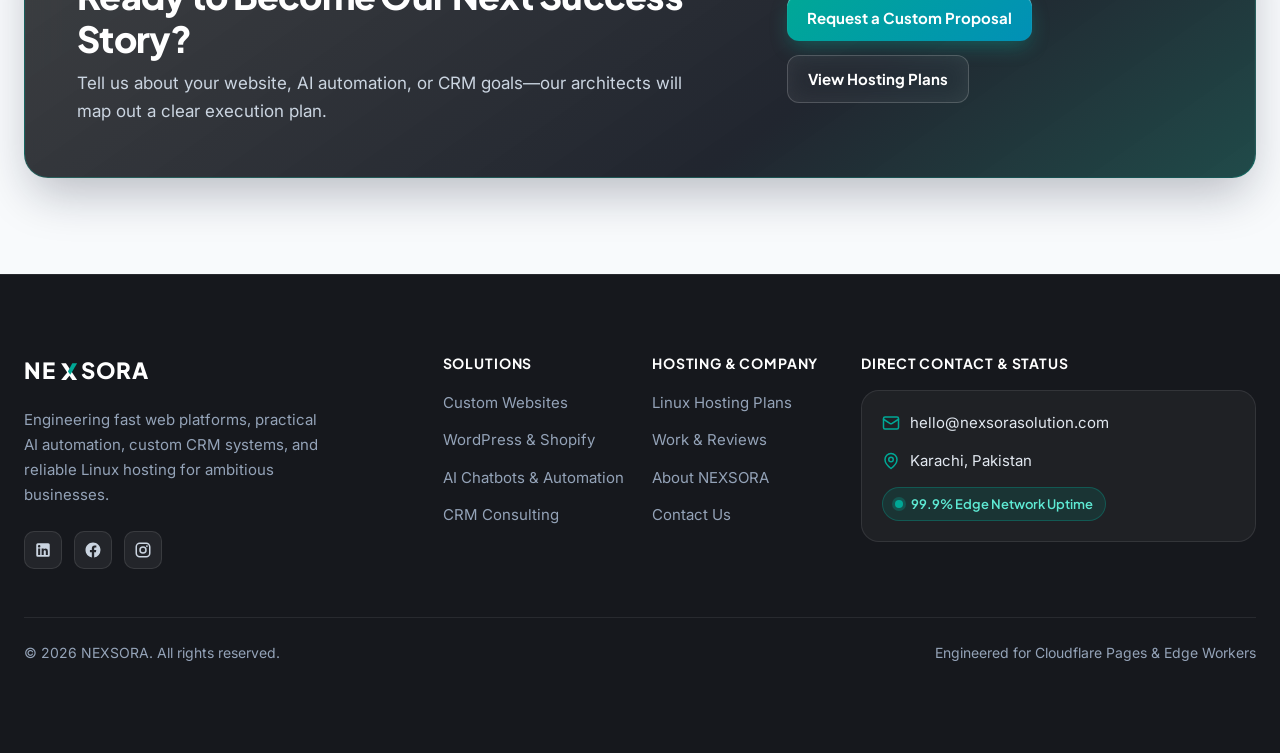
<file: work/index.html>
<!DOCTYPE html>
<html lang="en">
<head>
  <meta charset="UTF-8">
  <meta name="viewport" content="width=device-width, initial-scale=1.0">
  <title>Case Studies, Portfolio &amp; Verified Client Reviews | NEXSORA</title>
  <meta name="description" content="Explore real-world NEXSORA case studies and verified client reviews across Shopify &amp; WordPress web development, 24/7 AI chatbots, workflow automation, and HubSpot, Zoho, Salesforce &amp; Dynamics 365 CRM implementations.">
  <link rel="canonical" href="https://nexsorasolution.com/work">

  <!-- Open Graph -->
  <meta property="og:title" content="Case Studies, Portfolio &amp; Verified Client Reviews | NEXSORA">
  <meta property="og:description" content="Explore real-world NEXSORA case studies and verified client reviews across Shopify &amp; WordPress web development, 24/7 AI chatbots, workflow automation, and enterprise CRM implementations.">
  <meta property="og:type" content="website">
  <meta property="og:url" content="https://nexsorasolution.com/work">

  <!-- Twitter Card -->
  <meta name="twitter:card" content="summary_large_image">
  <meta name="twitter:title" content="Case Studies, Portfolio &amp; Verified Client Reviews | NEXSORA">
  <meta name="twitter:description" content="Explore real-world NEXSORA case studies and verified client reviews across Shopify &amp; WordPress web development, 24/7 AI chatbots, workflow automation, and enterprise CRM implementations.">

  <!-- Fonts & Styles -->
  <link rel="preconnect" href="https://fonts.googleapis.com">
  <link rel="preconnect" href="https://fonts.gstatic.com" crossorigin>
  <link href="https://fonts.googleapis.com/css2?family=Inter:wght@400;500;600&family=Plus+Jakarta+Sans:wght@500;600;700;800&display=swap" rel="stylesheet">
  <link rel="stylesheet" href="/assets/css/styles.css">

  <!-- Structured Data (CollectionPage + Organization AggregateRating & Reviews) -->
  <script type="application/ld+json">
  {
    "@context": "https://schema.org",
    "@graph": [
      {
        "@type": "CollectionPage",
        "@id": "https://nexsorasolution.com/work#page",
        "name": "Case Studies, Portfolio & Verified Client Reviews | NEXSORA",
        "url": "https://nexsorasolution.com/work",
        "description": "Verified case studies and client reviews across web development, AI automation, CRM consulting, and managed Linux hosting."
      },
      {
        "@type": "Organization",
        "@id": "https://nexsorasolution.com/#organization",
        "name": "NEXSORA",
        "url": "https://nexsorasolution.com",
        "aggregateRating": {
          "@type": "AggregateRating",
          "ratingValue": "4.9",
          "reviewCount": "48",
          "bestRating": "5"
        },
        "review": [
          {
            "@type": "Review",
            "author": { "@type": "Person", "name": "Tariq Mahmood" },
            "reviewRating": { "@type": "Rating", "ratingValue": "5", "bestRating": "5" },
            "reviewBody": "NEXSORA rebuilt our entire Shopify storefront from the ground up. Mobile checkout friction disappeared overnight, and our conversion rate jumped 64% within the first six weeks."
          },
          {
            "@type": "Review",
            "author": { "@type": "Person", "name": "Sarah Jenkins" },
            "reviewRating": { "@type": "Rating", "ratingValue": "5", "bestRating": "5" },
            "reviewBody": "Their team connected our web and WhatsApp AI assistant directly to HubSpot pipelines. Prospects get instant, accurate answers 24/7, and our reps wake up to qualified opportunities."
          },
          {
            "@type": "Review",
            "author": { "@type": "Person", "name": "Bilal Siddiqui" },
            "reviewRating": { "@type": "Rating", "ratingValue": "5", "bestRating": "5" },
            "reviewBody": "Moving our corporate WordPress portal and company emails onto NEXSORA Li-Four hosting eliminated our downtime headaches. PageSpeed hit 99/100 and weekly backups just work."
          },
          {
            "@type": "Review",
            "author": { "@type": "Person", "name": "Usman Farooq" },
            "reviewRating": { "@type": "Rating", "ratingValue": "5", "bestRating": "5" },
            "reviewBody": "NEXSORA migrated over 120,000 legacy records into Salesforce Sales Cloud without losing a single note or attachment, giving our leadership instant pipeline visibility."
          },
          {
            "@type": "Review",
            "author": { "@type": "Person", "name": "Elena Rostova" },
            "reviewRating": { "@type": "Rating", "ratingValue": "5", "bestRating": "5" },
            "reviewBody": "Our new direct booking platform and 24/7 AI concierge cut OTA commissions significantly while increasing direct website reservations by 41%."
          },
          {
            "@type": "Review",
            "author": { "@type": "Person", "name": "Dr. Kamran Ahmed" },
            "reviewRating": { "@type": "Rating", "ratingValue": "5", "bestRating": "5" },
            "reviewBody": "Unifying our diagnostic branches in Zoho CRM with automated WhatsApp patient follow-ups eliminated 80% of manual data entry across our front-desk teams."
          }
        ]
      }
    ]
  }
  </script>
</head>
<body>
  <div class="ambient-mesh" aria-hidden="true"></div>

  <header class="site-header">
    <nav class="nav-shell glass-nav" aria-label="Primary Navigation">
      <div class="nav-inner">
        <a href="/" class="brand-link" aria-label="NEXSORA Home">
          <svg class="brand-svg" viewBox="0 0 184 28" fill="none" xmlns="http://www.w3.org/2000/svg" role="img" aria-label="NEXSORA">
            <text x="0" y="22" font-family="'Plus Jakarta Sans', sans-serif" font-weight="800" font-size="24" letter-spacing="0.04em" fill="#232528">NE</text>
            <path d="M40 4.5H45.2L57.2 22.5H52L40 4.5Z" fill="#232528"/>
            <path d="M40 22.5L47.3 13.5L49.9 16.9L45.2 22.5H40Z" fill="#232528"/>
            <path d="M47.3 13.5L52 4.5H57.2L49.9 16.9L47.3 13.5Z" fill="#00A896"/>
            <text x="61" y="22" font-family="'Plus Jakarta Sans', sans-serif" font-weight="800" font-size="24" letter-spacing="0.04em" fill="#232528">SORA</text>
          </svg>
        </a>

        <div class="nav-links">
          <a href="/" class="nav-link" data-route="/">Home</a>

          <div class="nav-dropdown" data-dropdown>
            <button type="button" class="nav-dropdown-trigger" data-services-trigger aria-expanded="false" aria-haspopup="true" aria-controls="services-dropdown-menu">
              Services
              <svg class="nav-chevron" viewBox="0 0 20 20" fill="currentColor" aria-hidden="true">
                <path fill-rule="evenodd" d="M5.23 7.21a.75.75 0 011.06.02L10 11.168l3.71-3.938a.75.75 0 111.08 1.04l-4.25 4.5a.75.75 0 01-1.08 0l-4.25-4.5a.75.75 0 01.02-1.06z" clip-rule="evenodd"/>
              </svg>
            </button>
            <div id="services-dropdown-menu" class="nav-dropdown-menu" data-dropdown-menu role="menu">
              <a href="/services/web-development" class="dropdown-item" data-route="/services/web-development" role="menuitem">
                <span class="dropdown-item-title">Web Development</span>
                <span class="dropdown-item-desc">Custom sites, WordPress &amp; Shopify</span>
              </a>
              <a href="/services/ai-crm" class="dropdown-item" data-route="/services/ai-crm" role="menuitem">
                <span class="dropdown-item-title">AI &amp; Custom CRM</span>
                <span class="dropdown-item-desc">AI chatbots, automation &amp; CRM systems</span>
              </a>
            </div>
          </div>

          <a href="/hosting" class="nav-link" data-route="/hosting">Hosting</a>
          <a href="/work" class="nav-link" data-route="/work">Work &amp; Reviews</a>
          <a href="/about" class="nav-link" data-route="/about">About</a>
        </div>

        <div class="nav-actions">
          <a href="/contact" class="btn-primary nav-cta-desktop">Get a Quote</a>
          <button type="button" class="mobile-toggle" data-mobile-toggle aria-expanded="false" aria-controls="mobile-nav-drawer" aria-label="Toggle navigation menu">
            <svg class="icon-menu" width="22" height="22" viewBox="0 0 24 24" fill="none" stroke="currentColor" stroke-width="2" stroke-linecap="round" stroke-linejoin="round" aria-hidden="true">
              <line x1="4" y1="7" x2="20" y2="7"></line>
              <line x1="4" y1="12" x2="20" y2="12"></line>
              <line x1="4" y1="17" x2="20" y2="17"></line>
            </svg>
            <svg class="icon-close" width="22" height="22" viewBox="0 0 24 24" fill="none" stroke="currentColor" stroke-width="2" stroke-linecap="round" stroke-linejoin="round" aria-hidden="true">
              <line x1="18" y1="6" x2="6" y2="18"></line>
              <line x1="6" y1="6" x2="18" y2="18"></line>
            </svg>
          </button>
        </div>
      </div>

      <div id="mobile-nav-drawer" class="mobile-drawer" data-mobile-drawer aria-hidden="true">
        <div class="mobile-drawer-inner">
          <a href="/" class="mobile-nav-link" data-route="/">Home</a>
          <div class="mobile-nav-group">
            <span class="mobile-nav-label">Services</span>
            <a href="/services/web-development" class="mobile-nav-link mobile-sub-link" data-route="/services/web-development">Web Development</a>
            <a href="/services/ai-crm" class="mobile-nav-link mobile-sub-link" data-route="/services/ai-crm">AI &amp; Custom CRM</a>
          </div>
          <a href="/hosting" class="mobile-nav-link" data-route="/hosting">Hosting</a>
          <a href="/work" class="mobile-nav-link" data-route="/work">Work &amp; Reviews</a>
          <a href="/about" class="mobile-nav-link" data-route="/about">About</a>
          <a href="/contact" class="btn-primary mobile-drawer-cta">Get a Quote</a>
        </div>
      </div>
    </nav>
  </header>

  <main class="site-main">
    <!-- Section 1: Proof & Impact Hero Bento -->
    <section class="bento-grid" aria-label="Proof and Impact Overview">
      <div class="glass-card hero-card lg-span-8">
        <div>
          <span class="eyebrow-badge hero-reveal-0">
            <span class="pulse-dot" aria-hidden="true"></span>
            CASE STUDIES &bull; MEASURABLE OUTCOMES &bull; VERIFIED REVIEWS
          </span>
          <h1 class="hero-title hero-reveal-1" style="margin-top: 1.25rem;">
            Real Digital Transformations, Backed by <span class="text-liquid">Measurable Results</span>
          </h1>
          <p class="hero-subtitle hero-reveal-2" style="margin-top: 1rem;">
            See how growing businesses and enterprise teams partner with NEXSORA to launch high-speed websites, deploy autonomous AI agents, and unify operations across HubSpot, Zoho, Salesforce, and Dynamics 365.
          </p>
          <div class="cta-row hero-reveal-3" style="margin-top: 1.75rem;">
            <a href="/contact" class="btn-primary">Start Your Project</a>
            <a href="/hosting" class="btn-secondary">Explore Hosting Plans</a>
          </div>
        </div>
      </div>

      <div class="glass-card-dark hero-dark-tile lg-span-4">
        <h2 class="hero-dark-title">Client Delivery Benchmarks</h2>
        <div class="metric-list">
          <div class="metric-row">
            <svg class="metric-icon" width="20" height="20" viewBox="0 0 24 24" fill="none" stroke="currentColor" stroke-width="2" stroke-linecap="round" stroke-linejoin="round" aria-hidden="true">
              <polygon points="12 2 15.09 8.26 22 9.27 17 14.14 18.18 21.02 12 17.77 5.82 21.02 7 14.14 2 9.27 8.91 8.26 12 2"></polygon>
            </svg>
            <div>
              <span class="metric-label">Verified Client Satisfaction</span>
              <span class="metric-value">4.9 / 5.0 (48 Reviews)</span>
            </div>
          </div>
          <div class="metric-row">
            <svg class="metric-icon" width="20" height="20" viewBox="0 0 24 24" fill="none" stroke="currentColor" stroke-width="2" stroke-linecap="round" stroke-linejoin="round" aria-hidden="true">
              <polyline points="20 6 9 17 4 12"></polyline>
            </svg>
            <div>
              <span class="metric-label">On-Time Milestone Delivery</span>
              <span class="metric-value">98% Across All Builds</span>
            </div>
          </div>
          <div class="metric-row">
            <svg class="metric-icon" width="20" height="20" viewBox="0 0 24 24" fill="none" stroke="currentColor" stroke-width="2" stroke-linecap="round" stroke-linejoin="round" aria-hidden="true">
              <path d="M13 2L3 14h9l-1 8 10-12h-9l1-8z"></path>
            </svg>
            <div>
              <span class="metric-label">AI &amp; CRM Automation</span>
              <span class="metric-value">40+ Hrs/Mo Avg. Saved</span>
            </div>
          </div>
        </div>
      </div>
    </section>

    <!-- Section 2: Interactive Portfolio & Case Studies Bento Grid -->
    <section class="bento-section" aria-label="Featured Case Studies">
      <div class="bento-grid">
        <div class="section-header col-span-12">
          <div>
            <h2 class="section-title">Featured Case Studies</h2>
            <p class="section-subtitle">Filter by capability to inspect how we solve speed, conversion, and operational bottlenecks.</p>
          </div>
        </div>

        <div class="filter-bar col-span-12" role="group" aria-label="Filter case studies by service">
          <button type="button" class="filter-pill is-active" data-filter="all" aria-pressed="true">All Projects</button>
          <button type="button" class="filter-pill" data-filter="web-shopify" aria-pressed="false">Web &amp; Shopify</button>
          <button type="button" class="filter-pill" data-filter="ai-automation" aria-pressed="false">AI &amp; Automation</button>
          <button type="button" class="filter-pill" data-filter="crm" aria-pressed="false">Custom CRM</button>
        </div>

        <!-- Case 1: UrbanCart PK -->
        <article class="glass-card case-card portfolio-card md-span-6 lg-span-4" data-categories="web-shopify">
          <div class="case-visual-header" aria-hidden="true"><svg width="100%" height="140" viewBox="0 0 320 140" fill="none" xmlns="http://www.w3.org/2000/svg">
          <defs><linearGradient id="work-sv1-g1" x1="0" y1="0" x2="0" y2="1"><stop offset="0%" stop-color="#00A896" stop-opacity="0.9"/><stop offset="100%" stop-color="#06B6D4" stop-opacity="0.6"/></linearGradient></defs>
          <rect width="320" height="140" fill="url(#work-sv1-g1)" opacity="0.15"/>
          <rect x="20" y="90" width="30" height="40" rx="3" fill="url(#work-sv1-g1)" opacity="0.6"/>
          <rect x="60" y="70" width="30" height="60" rx="3" fill="url(#work-sv1-g1)" opacity="0.75"/>
          <rect x="100" y="50" width="30" height="80" rx="3" fill="url(#work-sv1-g1)" opacity="0.8"/>
          <rect x="140" y="30" width="30" height="100" rx="3" fill="url(#work-sv1-g1)" opacity="0.9"/>
          <rect x="180" y="20" width="30" height="110" rx="3" fill="#10B981" opacity="0.85"/>
          <rect x="220" y="40" width="30" height="90" rx="3" fill="url(#work-sv1-g1)" opacity="0.7"/>
          <rect x="260" y="60" width="30" height="70" rx="3" fill="url(#work-sv1-g1)" opacity="0.6"/>
          <polyline points="35,88 75,68 115,48 155,28 195,18 235,38 275,58" stroke="#ffffff" stroke-width="2.5" fill="none" opacity="0.7" stroke-linecap="round"/>
          <text x="240" y="30" font-size="11" fill="#10B981" font-weight="700" opacity="0.9">+127% Conv.</text>
        </svg></div>
          <div>
            <span class="case-badge">Web &amp; Shopify</span>
            <div class="portfolio-client">UrbanCart PK &bull; Retail E-Commerce</div>
            <h3 class="case-title">High-Velocity Shopify Storefront &amp; Checkout Optimization</h3>
            <p class="case-flow">
              Rebuilt a slow multi-vendor storefront with custom Liquid sections, local payment gateways, and streamlined mobile checkout.
            </p>
            <div class="portfolio-stack">
              <span class="pill-tag">Shopify</span>
              <span class="pill-tag">Custom Liquid</span>
              <span class="pill-tag">Technical SEO</span>
            </div>
          </div>
          <div class="case-result">+64% Mobile Conversion Rate</div>
        </article>

        <!-- Case 2: CloudScale Advisory -->
        <article class="glass-card case-card portfolio-card md-span-6 lg-span-4" data-categories="ai-automation crm">
          <div class="case-visual-header" aria-hidden="true"><svg width="100%" height="140" viewBox="0 0 320 140" fill="none" xmlns="http://www.w3.org/2000/svg">
          <defs><linearGradient id="work-sv2-g1" x1="0" y1="0" x2="1" y2="1"><stop offset="0%" stop-color="#06B6D4"/><stop offset="100%" stop-color="#10B981"/></linearGradient></defs>
          <rect width="320" height="140" fill="url(#work-sv2-g1)" opacity="0.1"/>
          <!-- Chat bubbles left -->
          <rect x="12" y="20" width="90" height="24" rx="10" fill="url(#work-sv2-g1)" opacity="0.5"/>
          <text x="57" y="35" font-size="8" fill="#fff" text-anchor="middle" font-weight="600">Customer Query</text>
          <rect x="12" y="52" width="90" height="24" rx="10" fill="#fff" opacity="0.1" stroke="#06B6D4" stroke-width="1"/>
          <text x="57" y="67" font-size="7" fill="#fff" text-anchor="middle">WhatsApp ✓</text>
          <rect x="12" y="84" width="90" height="24" rx="10" fill="#fff" opacity="0.08" stroke="#06B6D4" stroke-width="1"/>
          <text x="57" y="99" font-size="7" fill="#fff" text-anchor="middle">Web Chat ✓</text>
          <!-- AI node -->
          <circle cx="160" cy="70" r="30" fill="url(#work-sv2-g1)" opacity="0.2" stroke="url(#work-sv2-g1)" stroke-width="1.5"/>
          <text x="160" y="66" font-size="8" fill="#fff" font-weight="700" text-anchor="middle">AI Agent</text>
          <text x="160" y="78" font-size="7" fill="#06B6D4" text-anchor="middle">24/7 Active</text>
          <!-- Arrows -->
          <line x1="104" y1="64" x2="128" y2="70" stroke="#06B6D4" stroke-width="1.5" stroke-dasharray="4 3"/>
          <line x1="192" y1="70" x2="216" y2="62" stroke="#10B981" stroke-width="1.5" stroke-dasharray="4 3"/>
          <!-- HubSpot box -->
          <rect x="218" y="30" width="84" height="80" rx="10" fill="#fff" opacity="0.08" stroke="url(#work-sv2-g1)" stroke-width="1.5"/>
          <text x="260" y="60" font-size="8" fill="#06B6D4" font-weight="700" text-anchor="middle">HubSpot</text>
          <text x="260" y="74" font-size="7" fill="#fff" text-anchor="middle" opacity="0.7">Deal Created</text>
          <text x="260" y="88" font-size="8" fill="#10B981" font-weight="700" text-anchor="middle">+340 Leads</text>
        </svg></div>
          <div>
            <span class="case-badge">AI &amp; Automation &bull; Custom CRM</span>
            <div class="portfolio-client">CloudScale Advisory &bull; B2B Consulting</div>
            <h3 class="case-title">24/7 AI WhatsApp &amp; Web Lead Qualifier Synced with HubSpot</h3>
            <p class="case-flow">
              Trained a custom AI assistant on service playbooks to qualify inbound prospects in seconds and automatically create HubSpot deals.
            </p>
            <div class="portfolio-stack">
              <span class="pill-tag">Custom AI Bot</span>
              <span class="pill-tag">WhatsApp API</span>
              <span class="pill-tag">HubSpot CRM</span>
            </div>
          </div>
          <div class="case-result">45+ Hrs/Month Saved for Sales</div>
        </article>

        <!-- Case 3: Meridian Logistics -->
        <article class="glass-card case-card portfolio-card md-span-6 lg-span-4" data-categories="web-shopify">
          <div class="case-visual-header" aria-hidden="true"><svg width="100%" height="140" viewBox="0 0 320 140" fill="none" xmlns="http://www.w3.org/2000/svg">
          <defs><linearGradient id="work-sv3-g1" x1="0" y1="0" x2="1" y2="1"><stop offset="0%" stop-color="#00A896"/><stop offset="100%" stop-color="#10B981"/></linearGradient></defs>
          <rect width="320" height="140" fill="url(#work-sv3-g1)" opacity="0.1"/>
          <!-- PageSpeed gauge -->
          <circle cx="160" cy="80" r="55" stroke="#fff" stroke-width="1" fill="none" opacity="0.1"/>
          <path d="M 108 80 A 52 52 0 0 1 212 80" stroke="#fff" stroke-width="2" fill="none" opacity="0.15"/>
          <path d="M 108 80 A 52 52 0 0 1 212 80" stroke="url(#work-sv3-g1)" stroke-width="6" fill="none" stroke-linecap="round" stroke-dasharray="156 200" class="svg-anim" style="animation:dashFlow 2s ease-out forwards"/>
          <text x="160" y="70" font-size="28" fill="#10B981" font-weight="800" text-anchor="middle">99</text>
          <text x="160" y="90" font-size="10" fill="#fff" font-weight="600" text-anchor="middle" opacity="0.8">PageSpeed Score</text>
          <!-- Label badges -->
          <rect x="20" y="18" width="80" height="22" rx="11" fill="url(#work-sv3-g1)" opacity="0.4"/>
          <text x="60" y="32" font-size="8" fill="#fff" text-anchor="middle" font-weight="600">LCP &lt; 1.2s ✓</text>
          <rect x="224" y="18" width="80" height="22" rx="11" fill="url(#work-sv3-g1)" opacity="0.4"/>
          <text x="264" y="32" font-size="8" fill="#fff" text-anchor="middle" font-weight="600">CLS 0.0 ✓</text>
        </svg></div>
          <div>
            <span class="case-badge">Web &amp; Shopify</span>
            <div class="portfolio-client">Meridian Logistics &bull; Supply Chain</div>
            <h3 class="case-title">Enterprise Corporate Portal &amp; Customer Tracking Hub</h3>
            <p class="case-flow">
              Engineered a custom lightweight WordPress platform hosted on NEXSORA Li-Four infrastructure with Free SSL and automated weekly backups.
            </p>
            <div class="portfolio-stack">
              <span class="pill-tag">WordPress</span>
              <span class="pill-tag">Custom Theme</span>
              <span class="pill-tag">Li-Four Hosting</span>
            </div>
          </div>
          <div class="case-result">99/100 Google PageSpeed Score</div>
        </article>

        <!-- Case 4: Apex FinServ Group -->
        <article class="glass-card case-card portfolio-card md-span-6 lg-span-4" data-categories="crm">
          <div class="case-visual-header" aria-hidden="true"><svg width="100%" height="140" viewBox="0 0 320 140" fill="none" xmlns="http://www.w3.org/2000/svg">
          <defs><linearGradient id="work-sv4-g1" x1="0" y1="0" x2="1" y2="1"><stop offset="0%" stop-color="#4F46E5"/><stop offset="100%" stop-color="#06B6D4"/></linearGradient></defs>
          <rect width="320" height="140" fill="url(#work-sv4-g1)" opacity="0.12"/>
          <!-- Pipeline stages -->
          <rect x="10" y="30" width="52" height="80" rx="6" fill="url(#work-sv4-g1)" opacity="0.3"/>
          <text x="36" y="68" font-size="7" fill="#fff" text-anchor="middle" font-weight="600">Lead</text>
          <text x="36" y="80" font-size="7" fill="#fff" text-anchor="middle" opacity="0.7">120K rec.</text>
          <rect x="70" y="40" width="52" height="70" rx="6" fill="url(#work-sv4-g1)" opacity="0.4"/>
          <text x="96" y="74" font-size="7" fill="#fff" text-anchor="middle" font-weight="600">Qualify</text>
          <rect x="130" y="25" width="52" height="85" rx="6" fill="url(#work-sv4-g1)" opacity="0.55"/>
          <text x="156" y="66" font-size="7" fill="#fff" text-anchor="middle" font-weight="600">Pipeline</text>
          <text x="156" y="78" font-size="7" fill="#fff" text-anchor="middle" opacity="0.7">Approval</text>
          <rect x="190" y="15" width="52" height="95" rx="6" fill="url(#work-sv4-g1)" opacity="0.7"/>
          <text x="216" y="62" font-size="7" fill="#fff" text-anchor="middle" font-weight="600">Dashboard</text>
          <text x="216" y="74" font-size="7" fill="#fff" text-anchor="middle" opacity="0.8">Executive</text>
          <rect x="250" y="10" width="58" height="100" rx="6" fill="#4F46E5" opacity="0.8"/>
          <text x="279" y="55" font-size="8" fill="#fff" text-anchor="middle" font-weight="700">Sales</text>
          <text x="279" y="68" font-size="8" fill="#fff" text-anchor="middle" font-weight="700">Cloud</text>
          <text x="279" y="84" font-size="10" fill="#10B981" text-anchor="middle" font-weight="800">↑ 56%</text>
        </svg></div>
          <div>
            <span class="case-badge">Custom CRM</span>
            <div class="portfolio-client">Apex FinServ Group &bull; Financial Services</div>
            <h3 class="case-title">Multi-Department Salesforce &amp; Power Automate Architecture</h3>
            <p class="case-flow">
              Migrated 120,000+ legacy records into Salesforce Sales Cloud with automated approval flows and executive pipeline dashboards.
            </p>
            <div class="portfolio-stack">
              <span class="pill-tag">Salesforce</span>
              <span class="pill-tag">Flow Automation</span>
              <span class="pill-tag">Data Migration</span>
            </div>
          </div>
          <div class="case-result">3.2x Faster Deal Velocity</div>
        </article>

        <!-- Case 5: Verve Hospitality & Resorts -->
        <article class="glass-card case-card portfolio-card md-span-6 lg-span-4" data-categories="web-shopify ai-automation">
          <div class="case-visual-header" aria-hidden="true"><svg width="100%" height="140" viewBox="0 0 320 140" fill="none" xmlns="http://www.w3.org/2000/svg">
          <defs><linearGradient id="work-sv5-g1" x1="0" y1="0" x2="1" y2="1"><stop offset="0%" stop-color="#10B981"/><stop offset="100%" stop-color="#06B6D4"/></linearGradient></defs>
          <rect width="320" height="140" fill="url(#work-sv5-g1)" opacity="0.1"/>
          <!-- Booking UI wireframe -->
          <rect x="20" y="12" width="180" height="116" rx="10" fill="#fff" opacity="0.06" stroke="url(#work-sv5-g1)" stroke-width="1.5"/>
          <rect x="20" y="12" width="180" height="24" rx="10" fill="url(#work-sv5-g1)" opacity="0.3"/>
          <text x="110" y="28" font-size="8" fill="#fff" text-anchor="middle" font-weight="700">BOOK YOUR STAY</text>
          <rect x="30" y="44" width="76" height="12" rx="4" fill="#fff" opacity="0.1" stroke="url(#work-sv5-g1)" stroke-width="1"/>
          <text x="68" y="53" font-size="7" fill="#fff" text-anchor="middle" opacity="0.6">Check-in</text>
          <rect x="114" y="44" width="76" height="12" rx="4" fill="#fff" opacity="0.1" stroke="url(#work-sv5-g1)" stroke-width="1"/>
          <text x="152" y="53" font-size="7" fill="#fff" text-anchor="middle" opacity="0.6">Check-out</text>
          <rect x="30" y="62" width="160" height="12" rx="4" fill="#fff" opacity="0.08" stroke="url(#work-sv5-g1)" stroke-width="1"/>
          <text x="110" y="71" font-size="7" fill="#fff" text-anchor="middle" opacity="0.6">Guests: 2 Adults</text>
          <rect x="50" y="82" width="120" height="22" rx="8" fill="url(#work-sv5-g1)" opacity="0.7"/>
          <text x="110" y="96" font-size="9" fill="#fff" text-anchor="middle" font-weight="700">Book Direct — Save 18%</text>
          <!-- AI concierge -->
          <rect x="214" y="20" width="96" height="100" rx="10" fill="url(#work-sv5-g1)" opacity="0.15" stroke="url(#work-sv5-g1)" stroke-width="1"/>
          <text x="262" y="44" font-size="7" fill="#06B6D4" text-anchor="middle" font-weight="700">AI Concierge</text>
          <rect x="224" y="52" width="76" height="16" rx="8" fill="#fff" opacity="0.1"/>
          <text x="262" y="63" font-size="6" fill="#fff" text-anchor="middle" opacity="0.7">Room availability?</text>
          <rect x="224" y="74" width="76" height="16" rx="8" fill="url(#work-sv5-g1)" opacity="0.4"/>
          <text x="262" y="85" font-size="6" fill="#fff" text-anchor="middle">Yes! 3 suites avail.</text>
          <text x="262" y="108" font-size="8" fill="#10B981" text-anchor="middle" font-weight="700">+41% Direct Bkg</text>
        </svg></div>
          <div>
            <span class="case-badge">Web &amp; Shopify &bull; AI &amp; Automation</span>
            <div class="portfolio-client">Verve Hospitality &amp; Resorts &bull; Travel</div>
            <h3 class="case-title">Direct Booking Web Platform + 24/7 AI Concierge Agent</h3>
            <p class="case-flow">
              Replaced high-commission OTA dependencies with a custom booking website paired with an instant AI reservation &amp; FAQ assistant.
            </p>
            <div class="portfolio-stack">
              <span class="pill-tag">Custom Web</span>
              <span class="pill-tag">AI Concierge</span>
              <span class="pill-tag">CRM Sync</span>
            </div>
          </div>
          <div class="case-result">+41% Direct Website Bookings</div>
        </article>

        <!-- Case 6: Medico Diagnostics Network -->
        <article class="glass-card case-card portfolio-card md-span-6 lg-span-4" data-categories="crm ai-automation">
          <div class="case-visual-header" aria-hidden="true"><svg width="100%" height="140" viewBox="0 0 320 140" fill="none" xmlns="http://www.w3.org/2000/svg">
          <defs><linearGradient id="work-sv6-g1" x1="0" y1="0" x2="1" y2="1"><stop offset="0%" stop-color="#00A896"/><stop offset="100%" stop-color="#4F46E5"/></linearGradient></defs>
          <rect width="320" height="140" fill="url(#work-sv6-g1)" opacity="0.1"/>
          <!-- Dashboard grid -->
          <rect x="12" y="12" width="90" height="52" rx="8" fill="url(#work-sv6-g1)" opacity="0.3"/>
          <text x="57" y="34" font-size="7" fill="#fff" text-anchor="middle" font-weight="600">Patients</text>
          <text x="57" y="48" font-size="14" fill="#10B981" text-anchor="middle" font-weight="800">1,240</text>
          <rect x="110" y="12" width="90" height="52" rx="8" fill="url(#work-sv6-g1)" opacity="0.4"/>
          <text x="155" y="34" font-size="7" fill="#fff" text-anchor="middle" font-weight="600">Follow-ups</text>
          <text x="155" y="48" font-size="14" fill="#06B6D4" text-anchor="middle" font-weight="800">Auto ✓</text>
          <rect x="208" y="12" width="100" height="52" rx="8" fill="url(#work-sv6-g1)" opacity="0.5"/>
          <text x="258" y="34" font-size="7" fill="#fff" text-anchor="middle" font-weight="600">Branches</text>
          <text x="258" y="48" font-size="14" fill="#fff" text-anchor="middle" font-weight="800">12</text>
          <!-- Bottom row -->
          <rect x="12" y="74" width="136" height="52" rx="8" fill="url(#work-sv6-g1)" opacity="0.25"/>
          <text x="80" y="98" font-size="7" fill="#fff" text-anchor="middle" font-weight="600">Zoho CRM Pipeline</text>
          <rect x="22" y="106" width="20" height="10" rx="3" fill="#10B981" opacity="0.8"/>
          <rect x="46" y="102" width="20" height="14" rx="3" fill="#06B6D4" opacity="0.7"/>
          <rect x="70" y="98" width="20" height="18" rx="3" fill="#00A896" opacity="0.9"/>
          <rect x="94" y="94" width="20" height="22" rx="3" fill="#4F46E5" opacity="0.8"/>
          <rect x="156" y="74" width="152" height="52" rx="8" fill="url(#work-sv6-g1)" opacity="0.3"/>
          <text x="232" y="94" font-size="7" fill="#fff" text-anchor="middle" font-weight="600">WhatsApp Automation</text>
          <text x="232" y="110" font-size="10" fill="#10B981" text-anchor="middle" font-weight="800">-74% Manual Tasks</text>
        </svg></div>
          <div>
            <span class="case-badge">Custom CRM &bull; AI &amp; Automation</span>
            <div class="portfolio-client">Medico Diagnostics Network &bull; Healthcare</div>
            <h3 class="case-title">Zoho CRM Unification &amp; Automated Patient Follow-Up Workflows</h3>
            <p class="case-flow">
              Centralized branch inquiries into Zoho CRM with automated WhatsApp/email notifications and real-time branch performance reporting.
            </p>
            <div class="portfolio-stack">
              <span class="pill-tag">Zoho CRM</span>
              <span class="pill-tag">Deluge Workflows</span>
              <span class="pill-tag">API Integration</span>
            </div>
          </div>
          <div class="case-result">80% Less Manual Data Entry</div>
        </article>
      </div>
    </section>

    <!-- Section 3: Verified Client Testimonials & Reviews Wall -->
    <section class="bento-section" aria-label="Verified Client Reviews">
      <div class="bento-grid">
        <div class="section-header col-span-12">
          <div>
            <h2 class="section-title">What Our Clients Say About NEXSORA</h2>
            <p class="section-subtitle">Verified feedback from founders, revenue leaders, and operations directors.</p>
          </div>
        </div>

        <!-- Review 1 -->
        <article class="glass-card review-card md-span-6 lg-span-4">
          <div>
            <div class="stars-row" aria-label="5 out of 5 stars">
              <svg width="18" height="18" viewBox="0 0 24 24" fill="currentColor" aria-hidden="true"><polygon points="12 2 15.09 8.26 22 9.27 17 14.14 18.18 21.02 12 17.77 5.82 21.02 7 14.14 2 9.27 8.91 8.26 12 2"></polygon></svg>
              <svg width="18" height="18" viewBox="0 0 24 24" fill="currentColor" aria-hidden="true"><polygon points="12 2 15.09 8.26 22 9.27 17 14.14 18.18 21.02 12 17.77 5.82 21.02 7 14.14 2 9.27 8.91 8.26 12 2"></polygon></svg>
              <svg width="18" height="18" viewBox="0 0 24 24" fill="currentColor" aria-hidden="true"><polygon points="12 2 15.09 8.26 22 9.27 17 14.14 18.18 21.02 12 17.77 5.82 21.02 7 14.14 2 9.27 8.91 8.26 12 2"></polygon></svg>
              <svg width="18" height="18" viewBox="0 0 24 24" fill="currentColor" aria-hidden="true"><polygon points="12 2 15.09 8.26 22 9.27 17 14.14 18.18 21.02 12 17.77 5.82 21.02 7 14.14 2 9.27 8.91 8.26 12 2"></polygon></svg>
              <svg width="18" height="18" viewBox="0 0 24 24" fill="currentColor" aria-hidden="true"><polygon points="12 2 15.09 8.26 22 9.27 17 14.14 18.18 21.02 12 17.77 5.82 21.02 7 14.14 2 9.27 8.91 8.26 12 2"></polygon></svg>
            </div>
            <p class="review-quote" style="margin-top: 1rem;">
              &ldquo;NEXSORA rebuilt our entire Shopify storefront from the ground up. Mobile checkout friction disappeared overnight, and our conversion rate jumped 64% within the first six weeks.&rdquo;
            </p>
          </div>
          <div class="review-footer">
            <div>
              <div class="review-author">Tariq Mahmood</div>
              <div class="review-role">Founder, UrbanCart PK</div>
            </div>
            <span class="case-badge">Shopify E-Commerce</span>
          </div>
        </article>

        <!-- Review 2 -->
        <article class="glass-card review-card md-span-6 lg-span-4">
          <div>
            <div class="stars-row" aria-label="5 out of 5 stars">
              <svg width="18" height="18" viewBox="0 0 24 24" fill="currentColor" aria-hidden="true"><polygon points="12 2 15.09 8.26 22 9.27 17 14.14 18.18 21.02 12 17.77 5.82 21.02 7 14.14 2 9.27 8.91 8.26 12 2"></polygon></svg>
              <svg width="18" height="18" viewBox="0 0 24 24" fill="currentColor" aria-hidden="true"><polygon points="12 2 15.09 8.26 22 9.27 17 14.14 18.18 21.02 12 17.77 5.82 21.02 7 14.14 2 9.27 8.91 8.26 12 2"></polygon></svg>
              <svg width="18" height="18" viewBox="0 0 24 24" fill="currentColor" aria-hidden="true"><polygon points="12 2 15.09 8.26 22 9.27 17 14.14 18.18 21.02 12 17.77 5.82 21.02 7 14.14 2 9.27 8.91 8.26 12 2"></polygon></svg>
              <svg width="18" height="18" viewBox="0 0 24 24" fill="currentColor" aria-hidden="true"><polygon points="12 2 15.09 8.26 22 9.27 17 14.14 18.18 21.02 12 17.77 5.82 21.02 7 14.14 2 9.27 8.91 8.26 12 2"></polygon></svg>
              <svg width="18" height="18" viewBox="0 0 24 24" fill="currentColor" aria-hidden="true"><polygon points="12 2 15.09 8.26 22 9.27 17 14.14 18.18 21.02 12 17.77 5.82 21.02 7 14.14 2 9.27 8.91 8.26 12 2"></polygon></svg>
            </div>
            <p class="review-quote" style="margin-top: 1rem;">
              &ldquo;Their team connected our web and WhatsApp AI assistant directly to HubSpot pipelines. Prospects get instant, accurate answers 24/7, and our reps wake up to qualified opportunities.&rdquo;
            </p>
          </div>
          <div class="review-footer">
            <div>
              <div class="review-author">Sarah Jenkins</div>
              <div class="review-role">VP of Revenue Operations, CloudScale Advisory</div>
            </div>
            <span class="case-badge">HubSpot CRM &amp; AI Bot</span>
          </div>
        </article>

        <!-- Review 3 -->
        <article class="glass-card review-card md-span-6 lg-span-4">
          <div>
            <div class="stars-row" aria-label="5 out of 5 stars">
              <svg width="18" height="18" viewBox="0 0 24 24" fill="currentColor" aria-hidden="true"><polygon points="12 2 15.09 8.26 22 9.27 17 14.14 18.18 21.02 12 17.77 5.82 21.02 7 14.14 2 9.27 8.91 8.26 12 2"></polygon></svg>
              <svg width="18" height="18" viewBox="0 0 24 24" fill="currentColor" aria-hidden="true"><polygon points="12 2 15.09 8.26 22 9.27 17 14.14 18.18 21.02 12 17.77 5.82 21.02 7 14.14 2 9.27 8.91 8.26 12 2"></polygon></svg>
              <svg width="18" height="18" viewBox="0 0 24 24" fill="currentColor" aria-hidden="true"><polygon points="12 2 15.09 8.26 22 9.27 17 14.14 18.18 21.02 12 17.77 5.82 21.02 7 14.14 2 9.27 8.91 8.26 12 2"></polygon></svg>
              <svg width="18" height="18" viewBox="0 0 24 24" fill="currentColor" aria-hidden="true"><polygon points="12 2 15.09 8.26 22 9.27 17 14.14 18.18 21.02 12 17.77 5.82 21.02 7 14.14 2 9.27 8.91 8.26 12 2"></polygon></svg>
              <svg width="18" height="18" viewBox="0 0 24 24" fill="currentColor" aria-hidden="true"><polygon points="12 2 15.09 8.26 22 9.27 17 14.14 18.18 21.02 12 17.77 5.82 21.02 7 14.14 2 9.27 8.91 8.26 12 2"></polygon></svg>
            </div>
            <p class="review-quote" style="margin-top: 1rem;">
              &ldquo;Moving our corporate WordPress portal and company emails onto NEXSORA Li-Four hosting eliminated our downtime headaches. PageSpeed hit 99/100 and weekly backups just work.&rdquo;
            </p>
          </div>
          <div class="review-footer">
            <div>
              <div class="review-author">Bilal Siddiqui</div>
              <div class="review-role">Managing Director, Meridian Logistics</div>
            </div>
            <span class="case-badge">WordPress + Li-Four Hosting</span>
          </div>
        </article>

        <!-- Review 4 -->
        <article class="glass-card review-card md-span-6 lg-span-4">
          <div>
            <div class="stars-row" aria-label="5 out of 5 stars">
              <svg width="18" height="18" viewBox="0 0 24 24" fill="currentColor" aria-hidden="true"><polygon points="12 2 15.09 8.26 22 9.27 17 14.14 18.18 21.02 12 17.77 5.82 21.02 7 14.14 2 9.27 8.91 8.26 12 2"></polygon></svg>
              <svg width="18" height="18" viewBox="0 0 24 24" fill="currentColor" aria-hidden="true"><polygon points="12 2 15.09 8.26 22 9.27 17 14.14 18.18 21.02 12 17.77 5.82 21.02 7 14.14 2 9.27 8.91 8.26 12 2"></polygon></svg>
              <svg width="18" height="18" viewBox="0 0 24 24" fill="currentColor" aria-hidden="true"><polygon points="12 2 15.09 8.26 22 9.27 17 14.14 18.18 21.02 12 17.77 5.82 21.02 7 14.14 2 9.27 8.91 8.26 12 2"></polygon></svg>
              <svg width="18" height="18" viewBox="0 0 24 24" fill="currentColor" aria-hidden="true"><polygon points="12 2 15.09 8.26 22 9.27 17 14.14 18.18 21.02 12 17.77 5.82 21.02 7 14.14 2 9.27 8.91 8.26 12 2"></polygon></svg>
              <svg width="18" height="18" viewBox="0 0 24 24" fill="currentColor" aria-hidden="true"><polygon points="12 2 15.09 8.26 22 9.27 17 14.14 18.18 21.02 12 17.77 5.82 21.02 7 14.14 2 9.27 8.91 8.26 12 2"></polygon></svg>
            </div>
            <p class="review-quote" style="margin-top: 1rem;">
              &ldquo;NEXSORA migrated over 120,000 legacy records into Salesforce Sales Cloud without losing a single note or attachment, giving our leadership instant pipeline visibility.&rdquo;
            </p>
          </div>
          <div class="review-footer">
            <div>
              <div class="review-author">Usman Farooq</div>
              <div class="review-role">Head of Operations, Apex FinServ Group</div>
            </div>
            <span class="case-badge">Salesforce Implementation</span>
          </div>
        </article>

        <!-- Review 5 -->
        <article class="glass-card review-card md-span-6 lg-span-4">
          <div>
            <div class="stars-row" aria-label="5 out of 5 stars">
              <svg width="18" height="18" viewBox="0 0 24 24" fill="currentColor" aria-hidden="true"><polygon points="12 2 15.09 8.26 22 9.27 17 14.14 18.18 21.02 12 17.77 5.82 21.02 7 14.14 2 9.27 8.91 8.26 12 2"></polygon></svg>
              <svg width="18" height="18" viewBox="0 0 24 24" fill="currentColor" aria-hidden="true"><polygon points="12 2 15.09 8.26 22 9.27 17 14.14 18.18 21.02 12 17.77 5.82 21.02 7 14.14 2 9.27 8.91 8.26 12 2"></polygon></svg>
              <svg width="18" height="18" viewBox="0 0 24 24" fill="currentColor" aria-hidden="true"><polygon points="12 2 15.09 8.26 22 9.27 17 14.14 18.18 21.02 12 17.77 5.82 21.02 7 14.14 2 9.27 8.91 8.26 12 2"></polygon></svg>
              <svg width="18" height="18" viewBox="0 0 24 24" fill="currentColor" aria-hidden="true"><polygon points="12 2 15.09 8.26 22 9.27 17 14.14 18.18 21.02 12 17.77 5.82 21.02 7 14.14 2 9.27 8.91 8.26 12 2"></polygon></svg>
              <svg width="18" height="18" viewBox="0 0 24 24" fill="currentColor" aria-hidden="true"><polygon points="12 2 15.09 8.26 22 9.27 17 14.14 18.18 21.02 12 17.77 5.82 21.02 7 14.14 2 9.27 8.91 8.26 12 2"></polygon></svg>
            </div>
            <p class="review-quote" style="margin-top: 1rem;">
              &ldquo;Our new direct booking platform and 24/7 AI concierge cut OTA commissions significantly while increasing direct website reservations by 41%.&rdquo;
            </p>
          </div>
          <div class="review-footer">
            <div>
              <div class="review-author">Elena Rostova</div>
              <div class="review-role">Director of Guest Experience, Verve Hospitality</div>
            </div>
            <span class="case-badge">Custom Web &amp; AI Agent</span>
          </div>
        </article>

        <!-- Review 6 -->
        <article class="glass-card review-card md-span-6 lg-span-4">
          <div>
            <div class="stars-row" aria-label="5 out of 5 stars">
              <svg width="18" height="18" viewBox="0 0 24 24" fill="currentColor" aria-hidden="true"><polygon points="12 2 15.09 8.26 22 9.27 17 14.14 18.18 21.02 12 17.77 5.82 21.02 7 14.14 2 9.27 8.91 8.26 12 2"></polygon></svg>
              <svg width="18" height="18" viewBox="0 0 24 24" fill="currentColor" aria-hidden="true"><polygon points="12 2 15.09 8.26 22 9.27 17 14.14 18.18 21.02 12 17.77 5.82 21.02 7 14.14 2 9.27 8.91 8.26 12 2"></polygon></svg>
              <svg width="18" height="18" viewBox="0 0 24 24" fill="currentColor" aria-hidden="true"><polygon points="12 2 15.09 8.26 22 9.27 17 14.14 18.18 21.02 12 17.77 5.82 21.02 7 14.14 2 9.27 8.91 8.26 12 2"></polygon></svg>
              <svg width="18" height="18" viewBox="0 0 24 24" fill="currentColor" aria-hidden="true"><polygon points="12 2 15.09 8.26 22 9.27 17 14.14 18.18 21.02 12 17.77 5.82 21.02 7 14.14 2 9.27 8.91 8.26 12 2"></polygon></svg>
              <svg width="18" height="18" viewBox="0 0 24 24" fill="currentColor" aria-hidden="true"><polygon points="12 2 15.09 8.26 22 9.27 17 14.14 18.18 21.02 12 17.77 5.82 21.02 7 14.14 2 9.27 8.91 8.26 12 2"></polygon></svg>
            </div>
            <p class="review-quote" style="margin-top: 1rem;">
              &ldquo;Unifying our diagnostic branches in Zoho CRM with automated WhatsApp patient follow-ups eliminated 80% of manual data entry across our front-desk teams.&rdquo;
            </p>
          </div>
          <div class="review-footer">
            <div>
              <div class="review-author">Dr. Kamran Ahmed</div>
              <div class="review-role">COO, Medico Diagnostics Network</div>
            </div>
            <span class="case-badge">Zoho CRM &amp; Automation</span>
          </div>
        </article>
      </div>
    </section>

    <!-- Section 4: Final Dark Conversion Banner -->
    <section class="bento-section" aria-label="Start Your Project">
      <div class="bento-grid">
        <div class="glass-card-dark conversion-banner col-span-12">
          <div>
            <h2 class="conversion-title">Ready to Become Our Next Success Story?</h2>
            <p class="conversion-subtext">
              Tell us about your website, AI automation, or CRM goals—our architects will map out a clear execution plan.
            </p>
          </div>
          <div class="cta-row">
            <a href="/contact" class="btn-primary">Request a Custom Proposal</a>
            <a href="/hosting" class="btn-secondary btn-secondary-dark">View Hosting Plans</a>
          </div>
        </div>
      </div>
    </section>
  </main>

  <footer class="site-footer">
    <div class="footer-grid">
      <div class="footer-col-brand">
        <a href="/" class="brand-link" aria-label="NEXSORA Home">
          <svg class="brand-svg" viewBox="0 0 184 28" fill="none" xmlns="http://www.w3.org/2000/svg" role="img" aria-label="NEXSORA">
            <text x="0" y="22" font-family="'Plus Jakarta Sans', sans-serif" font-weight="800" font-size="24" letter-spacing="0.04em" fill="#FFFFFF">NE</text>
            <path d="M40 4.5H45.2L57.2 22.5H52L40 4.5Z" fill="#FFFFFF"/>
            <path d="M40 22.5L47.3 13.5L49.9 16.9L45.2 22.5H40Z" fill="#FFFFFF"/>
            <path d="M47.3 13.5L52 4.5H57.2L49.9 16.9L47.3 13.5Z" fill="#00A896"/>
            <text x="61" y="22" font-family="'Plus Jakarta Sans', sans-serif" font-weight="800" font-size="24" letter-spacing="0.04em" fill="#FFFFFF">SORA</text>
          </svg>
        </a>
        <p class="footer-brand-summary">
          Engineering fast web platforms, practical AI automation, custom CRM systems, and reliable Linux hosting for ambitious businesses.
        </p>
        <div class="footer-socials" aria-label="Social Media">
          <a href="https://www.linkedin.com" class="social-btn" target="_blank" rel="noopener noreferrer" aria-label="NEXSORA on LinkedIn">
            <svg width="18" height="18" viewBox="0 0 24 24" fill="currentColor" aria-hidden="true">
              <path d="M19 3a2 2 0 0 1 2 2v14a2 2 0 0 1-2 2H5a2 2 0 0 1-2-2V5a2 2 0 0 1 2-2h14m-.5 15.5v-5.3a3.26 3.26 0 0 0-3.26-3.26c-.85 0-1.84.52-2.28 1.3v-1.11h-2.79v8.37h2.79v-4.93c0-.77.62-1.4 1.39-1.4a1.4 1.4 0 0 1 1.4 1.4v4.93h2.75M6.88 8.56a1.68 1.68 0 0 0 1.68-1.68c0-.93-.75-1.69-1.68-1.69a1.69 1.69 0 0 0-1.69 1.69c0 .93.76 1.68 1.69 1.68m1.39 9.94v-8.37H5.5v8.37h2.77z"/>
            </svg>
          </a>
          <a href="https://www.facebook.com" class="social-btn" target="_blank" rel="noopener noreferrer" aria-label="NEXSORA on Facebook">
            <svg width="18" height="18" viewBox="0 0 24 24" fill="currentColor" aria-hidden="true">
              <path d="M12 2.04c-5.5 0-10 4.49-10 10.02 0 5 3.66 9.15 8.44 9.9v-7H7.9v-2.9h2.54V9.85c0-2.51 1.49-3.89 3.78-3.89 1.09 0 2.23.19 2.23.19v2.47h-1.26c-1.24 0-1.63.77-1.63 1.56v1.88h2.78l-.45 2.9h-2.33v7a10 10 0 0 0 8.44-9.9c0-5.53-4.5-10.02-10-10.02z"/>
            </svg>
          </a>
          <a href="https://www.instagram.com" class="social-btn" target="_blank" rel="noopener noreferrer" aria-label="NEXSORA on Instagram">
            <svg width="18" height="18" viewBox="0 0 24 24" fill="currentColor" aria-hidden="true">
              <path d="M7.8 2h8.4C19.4 2 22 4.6 22 7.8v8.4a5.8 5.8 0 0 1-5.8 5.8H7.8C4.6 22 2 19.4 2 16.2V7.8A5.8 5.8 0 0 1 7.8 2m-.2 2A3.6 3.6 0 0 0 4 7.6v8.8C4 18.39 5.61 20 7.6 20h8.8a3.6 3.6 0 0 0 3.6-3.6V7.6C20 5.61 18.39 4 16.4 4H7.6m9.65 1.5a1.25 1.25 0 0 1 1.25 1.25A1.25 1.25 0 0 1 17.25 8 1.25 1.25 0 0 1 16 6.75a1.25 1.25 0 0 1 1.25-1.25M12 7a5 5 0 0 1 5 5 5 5 0 0 1-5 5 5 5 0 0 1-5-5 5 5 0 0 1 5-5m0 2a3 3 0 0 0-3 3 3 3 0 0 0 3 3 3 3 0 0 0 3-3 3 3 0 0 0-3-3z"/>
            </svg>
          </a>
        </div>
      </div>

      <div class="footer-col-links">
        <h3 class="footer-heading">Solutions</h3>
        <ul class="footer-list">
          <li><a href="/services/web-development" class="footer-link">Custom Websites</a></li>
          <li><a href="/services/web-development" class="footer-link">WordPress &amp; Shopify</a></li>
          <li><a href="/services/ai-crm" class="footer-link">AI Chatbots &amp; Automation</a></li>
          <li><a href="/services/ai-crm" class="footer-link">CRM Consulting</a></li>
        </ul>
      </div>

      <div class="footer-col-links">
        <h3 class="footer-heading">Hosting &amp; Company</h3>
        <ul class="footer-list">
          <li><a href="/hosting" class="footer-link">Linux Hosting Plans</a></li>
          <li><a href="/work" class="footer-link">Work &amp; Reviews</a></li>
          <li><a href="/about" class="footer-link">About NEXSORA</a></li>
          <li><a href="/contact" class="footer-link">Contact Us</a></li>
        </ul>
      </div>

      <div class="footer-col-contact">
        <h3 class="footer-heading">Direct Contact &amp; Status</h3>
        <div class="footer-contact-card">
          <a href="mailto:hello@nexsorasolution.com" class="footer-contact-row">
            <svg width="18" height="18" viewBox="0 0 24 24" fill="none" stroke="currentColor" stroke-width="2" stroke-linecap="round" stroke-linejoin="round" aria-hidden="true">
              <rect x="2" y="4" width="20" height="16" rx="2"></rect>
              <path d="m22 7-8.97 5.7a1.94 1.94 0 0 1-2.06 0L2 7"></path>
            </svg>
            <span>hello@nexsorasolution.com</span>
          </a>
          <div class="footer-contact-row">
            <svg width="18" height="18" viewBox="0 0 24 24" fill="none" stroke="currentColor" stroke-width="2" stroke-linecap="round" stroke-linejoin="round" aria-hidden="true">
              <path d="M20 10c0 6-8 12-8 12s-8-6-8-12a8 8 0 0 1 16 0Z"></path>
              <circle cx="12" cy="10" r="3"></circle>
            </svg>
            <span>Karachi, Pakistan</span>
          </div>
          <div class="uptime-badge">
            <span class="uptime-dot" aria-hidden="true"></span>
            <span>99.9% Edge Network Uptime</span>
          </div>
        </div>
      </div>
    </div>

    <div class="footer-bottom">
      <p>&copy; 2026 NEXSORA. All rights reserved.</p>
      <p>Engineered for Cloudflare Pages &amp; Edge Workers</p>
    </div>
  </footer>

  <script src="/assets/js/main.js" defer></script>
</body>
</html>
</file>
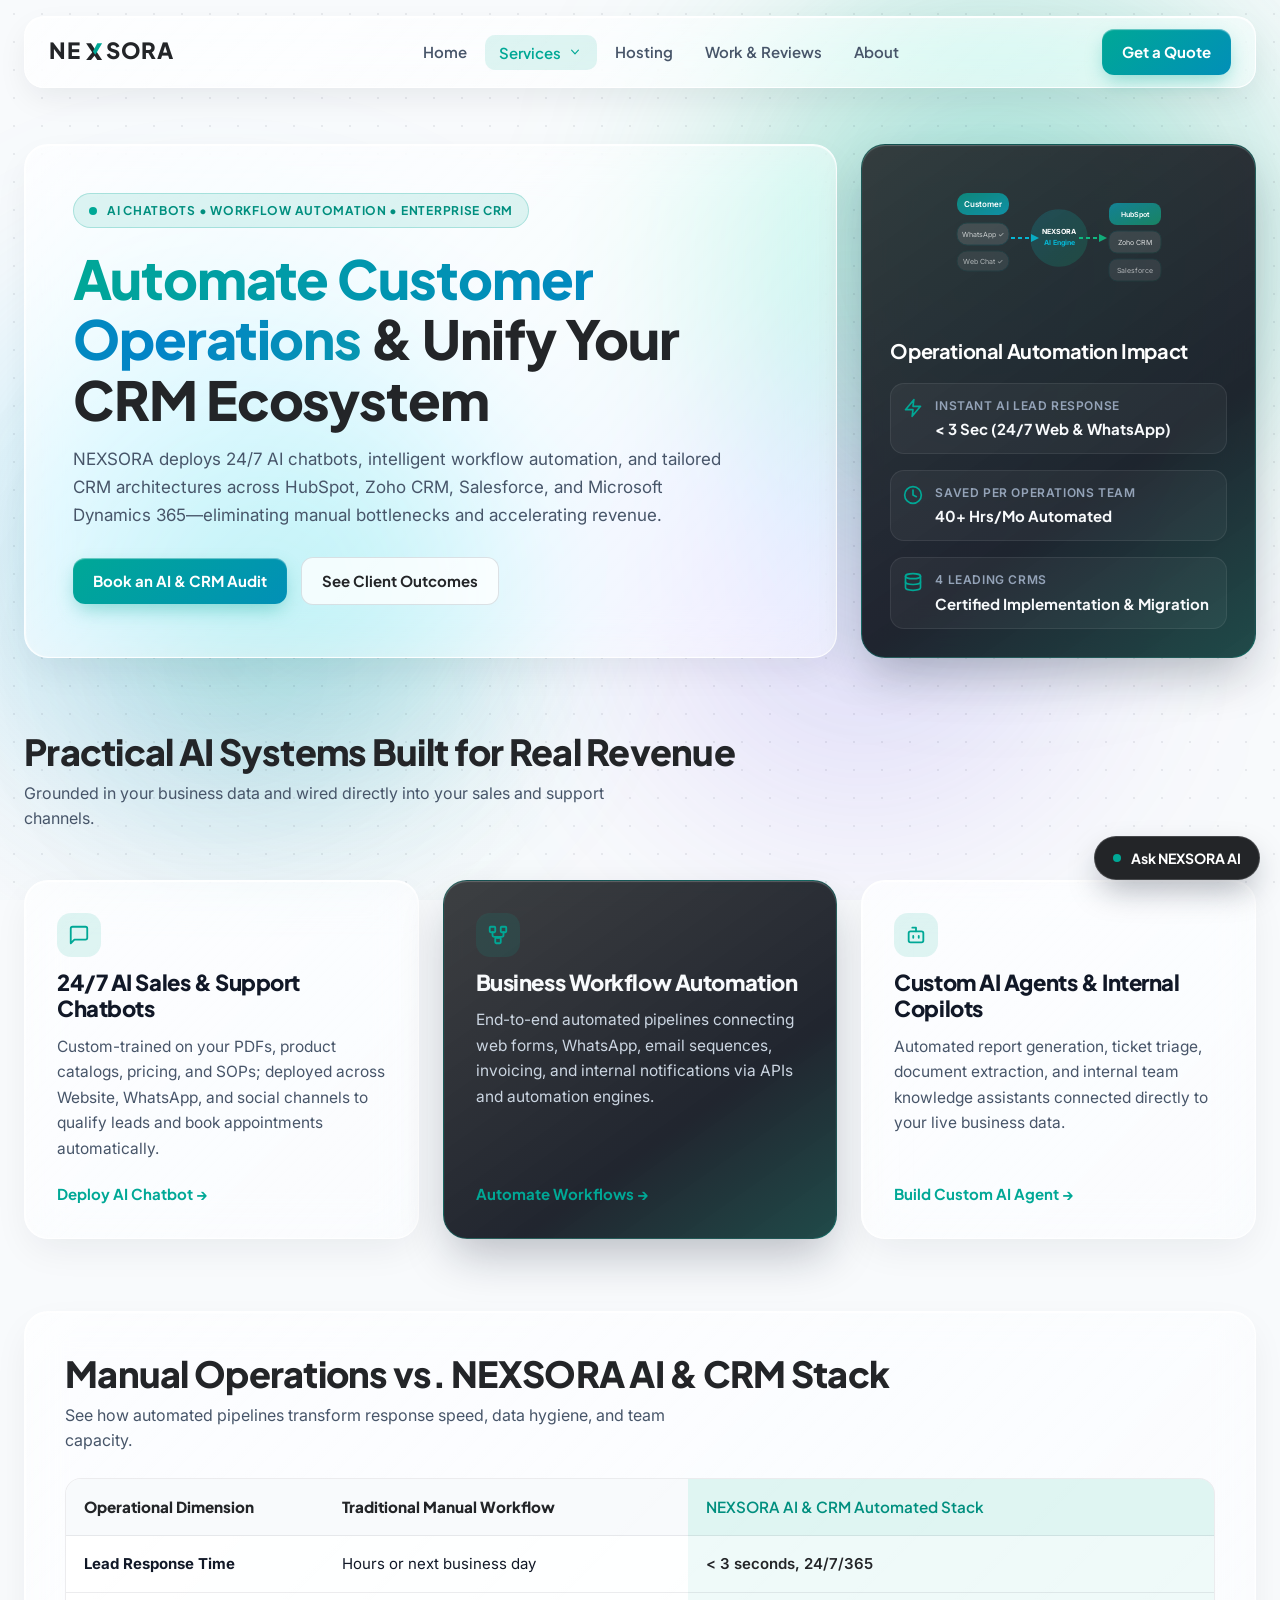
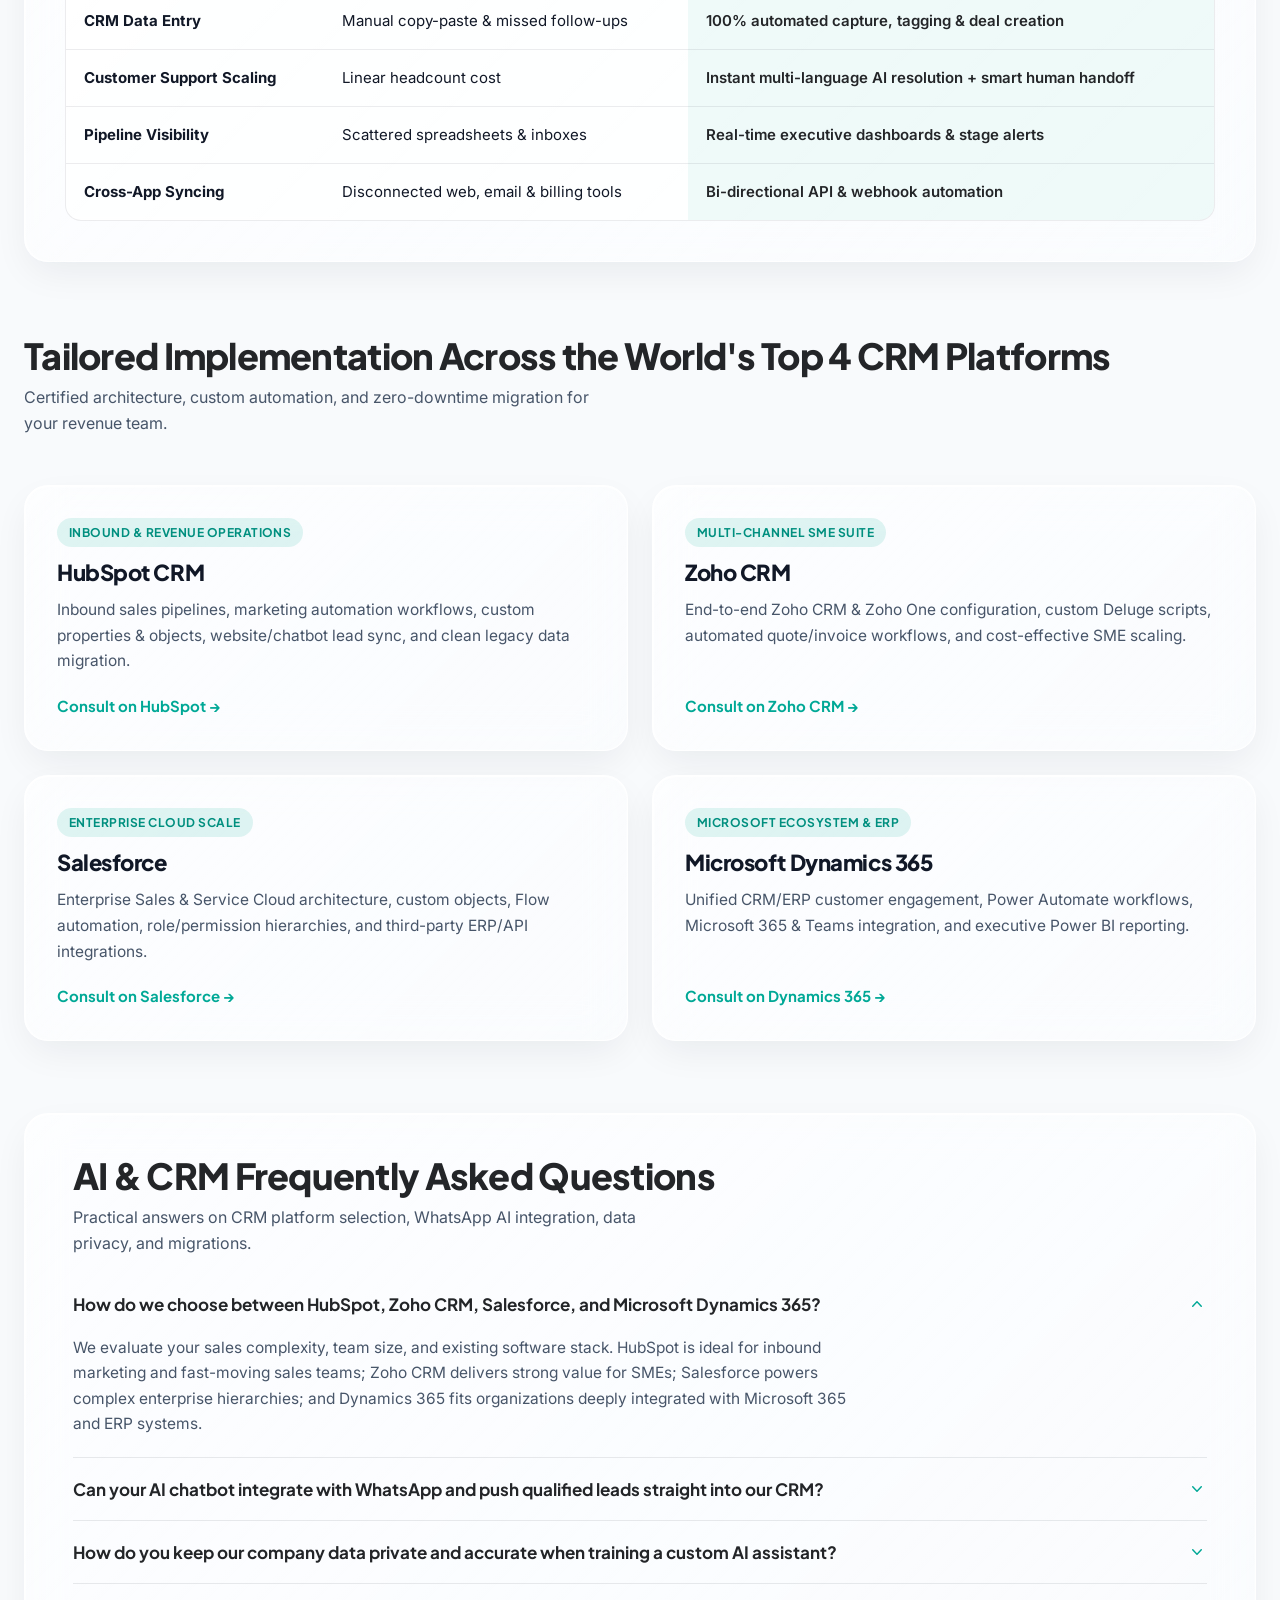
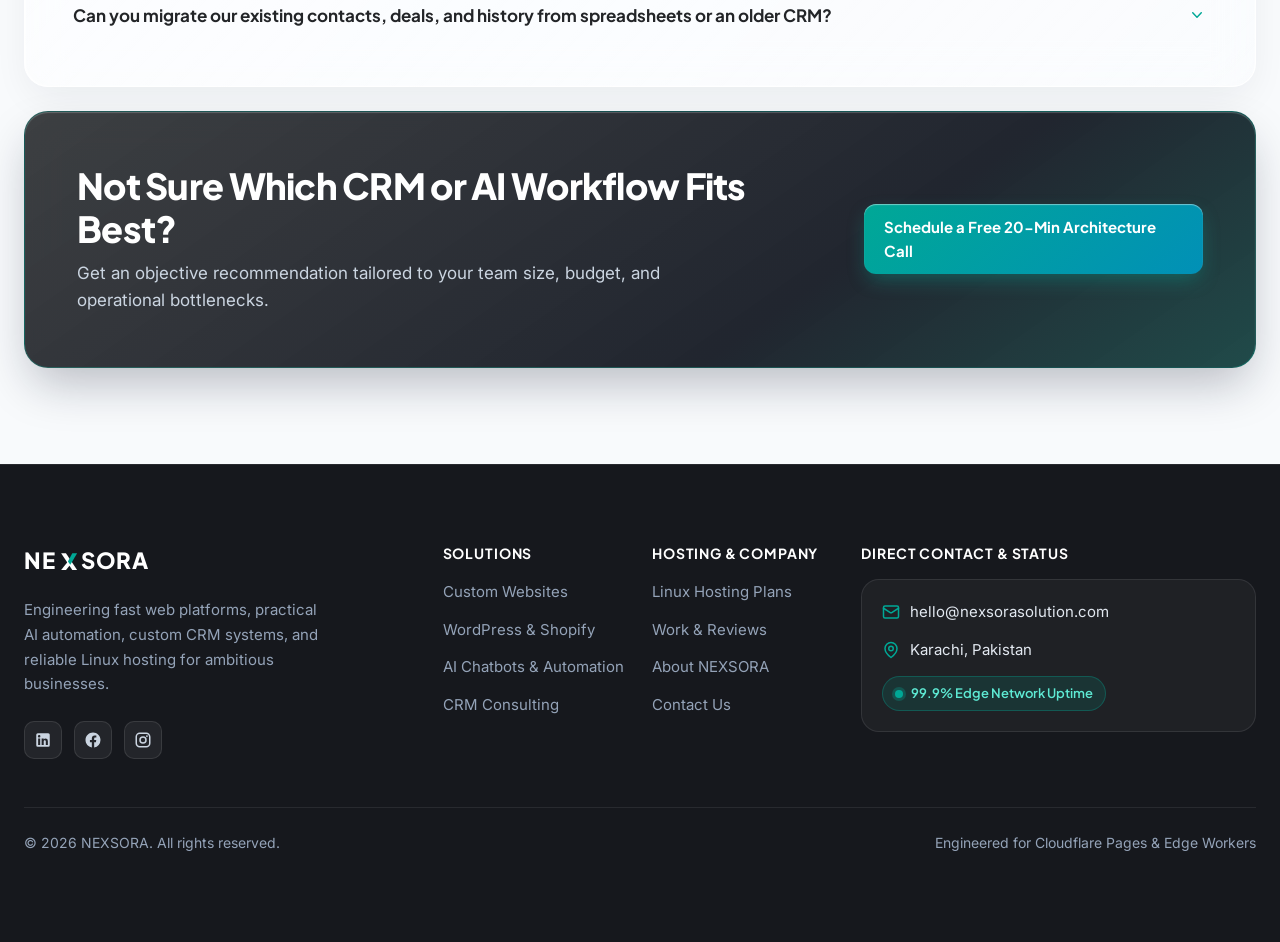
<file: services/ai-crm/index.html>
<!DOCTYPE html>
<html lang="en">
<head>
  <meta charset="UTF-8">
  <meta name="viewport" content="width=device-width, initial-scale=1.0">
  <title>AI Chatbots, Workflow Automation &amp; Custom CRM Solutions | NEXSORA</title>
  <meta name="description" content="Automate operations with NEXSORA custom AI chatbots, workflow automation, and enterprise CRM implementation across HubSpot, Zoho CRM, Salesforce, and Microsoft Dynamics 365.">
  <link rel="canonical" href="https://nexsorasolution.com/services/ai-crm">

  <!-- Open Graph -->
  <meta property="og:title" content="AI Chatbots, Workflow Automation &amp; Custom CRM Solutions | NEXSORA">
  <meta property="og:description" content="Automate operations with NEXSORA custom AI chatbots, workflow automation, and enterprise CRM implementation across HubSpot, Zoho CRM, Salesforce, and Microsoft Dynamics 365.">
  <meta property="og:type" content="website">
  <meta property="og:url" content="https://nexsorasolution.com/services/ai-crm">

  <!-- Twitter Card -->
  <meta name="twitter:card" content="summary_large_image">
  <meta name="twitter:title" content="AI Chatbots, Workflow Automation &amp; Custom CRM Solutions | NEXSORA">
  <meta name="twitter:description" content="Automate operations with NEXSORA custom AI chatbots, workflow automation, and enterprise CRM implementation across HubSpot, Zoho CRM, Salesforce, and Microsoft Dynamics 365.">

  <!-- Fonts & Styles -->
  <link rel="preconnect" href="https://fonts.googleapis.com">
  <link rel="preconnect" href="https://fonts.gstatic.com" crossorigin>
  <link href="https://fonts.googleapis.com/css2?family=Inter:wght@400;500;600&family=Plus+Jakarta+Sans:wght@500;600;700;800&display=swap" rel="stylesheet">
  <link rel="stylesheet" href="/assets/css/styles.css">

  <!-- Structured Data (Service + FAQPage) -->
  <script type="application/ld+json">
  {
    "@context": "https://schema.org",
    "@graph": [
      {
        "@type": "Service",
        "@id": "https://nexsorasolution.com/services/ai-crm#service",
        "serviceType": "AI Automation & Enterprise CRM Consulting",
        "name": "AI Chatbots, Workflow Automation & Custom CRM Solutions",
        "description": "Custom AI chatbots, business process automation, and certified CRM consulting across HubSpot, Zoho CRM, Salesforce, and Microsoft Dynamics 365.",
        "provider": {
          "@type": "Organization",
          "name": "NEXSORA",
          "url": "https://nexsorasolution.com",
          "email": "hello@nexsorasolution.com"
        },
        "areaServed": ["PK", "Global"],
        "url": "https://nexsorasolution.com/services/ai-crm"
      },
      {
        "@type": "FAQPage",
        "@id": "https://nexsorasolution.com/services/ai-crm#faq",
        "mainEntity": [
          {
            "@type": "Question",
            "name": "How do we choose between HubSpot, Zoho CRM, Salesforce, and Microsoft Dynamics 365?",
            "acceptedAnswer": {
              "@type": "Answer",
              "text": "We evaluate your sales complexity, team size, and existing software stack. HubSpot is ideal for inbound marketing and fast-moving sales teams; Zoho CRM delivers strong value for SMEs; Salesforce powers complex enterprise hierarchies; and Dynamics 365 fits organizations deeply integrated with Microsoft 365 and ERP systems."
            }
          },
          {
            "@type": "Question",
            "name": "Can your AI chatbot integrate with WhatsApp and push qualified leads straight into our CRM?",
            "acceptedAnswer": {
              "@type": "Answer",
              "text": "Yes. Using the official WhatsApp Business API and web chat widgets, our AI agents qualify prospects, capture contact details and intent scores, and create or update deals in HubSpot, Zoho, Salesforce, or Dynamics 365 in real time."
            }
          },
          {
            "@type": "Question",
            "name": "How do you keep our company data private and accurate when training a custom AI assistant?",
            "acceptedAnswer": {
              "@type": "Answer",
              "text": "Your documentation, catalogs, and SOPs are indexed inside isolated vector stores with strict retrieval guardrails. We enforce source-grounded responses, zero public model training on your proprietary data, and automatic human handoff for edge cases."
            }
          },
          {
            "@type": "Question",
            "name": "Can you migrate our existing contacts, deals, and history from spreadsheets or an older CRM?",
            "acceptedAnswer": {
              "@type": "Answer",
              "text": "Yes. We deduplicate records, map custom fields and deal stages, run staged test imports, and validate 100% of historical notes, attachments, and owner assignments before final cutover."
            }
          }
        ]
      }
    ]
  }
  </script>
</head>
<body>
  <div class="ambient-mesh" aria-hidden="true"></div>

  <header class="site-header">
    <nav class="nav-shell glass-nav" aria-label="Primary Navigation">
      <div class="nav-inner">
        <a href="/" class="brand-link" aria-label="NEXSORA Home">
          <svg class="brand-svg" viewBox="0 0 184 28" fill="none" xmlns="http://www.w3.org/2000/svg" role="img" aria-label="NEXSORA">
            <text x="0" y="22" font-family="'Plus Jakarta Sans', sans-serif" font-weight="800" font-size="24" letter-spacing="0.04em" fill="#232528">NE</text>
            <path d="M40 4.5H45.2L57.2 22.5H52L40 4.5Z" fill="#232528"/>
            <path d="M40 22.5L47.3 13.5L49.9 16.9L45.2 22.5H40Z" fill="#232528"/>
            <path d="M47.3 13.5L52 4.5H57.2L49.9 16.9L47.3 13.5Z" fill="#00A896"/>
            <text x="61" y="22" font-family="'Plus Jakarta Sans', sans-serif" font-weight="800" font-size="24" letter-spacing="0.04em" fill="#232528">SORA</text>
          </svg>
        </a>

        <div class="nav-links">
          <a href="/" class="nav-link" data-route="/">Home</a>

          <div class="nav-dropdown" data-dropdown>
            <button type="button" class="nav-dropdown-trigger" data-services-trigger aria-expanded="false" aria-haspopup="true" aria-controls="services-dropdown-menu">
              Services
              <svg class="nav-chevron" viewBox="0 0 20 20" fill="currentColor" aria-hidden="true">
                <path fill-rule="evenodd" d="M5.23 7.21a.75.75 0 011.06.02L10 11.168l3.71-3.938a.75.75 0 111.08 1.04l-4.25 4.5a.75.75 0 01-1.08 0l-4.25-4.5a.75.75 0 01.02-1.06z" clip-rule="evenodd"/>
              </svg>
            </button>
            <div id="services-dropdown-menu" class="nav-dropdown-menu" data-dropdown-menu role="menu">
              <a href="/services/web-development" class="dropdown-item" data-route="/services/web-development" role="menuitem">
                <span class="dropdown-item-title">Web Development</span>
                <span class="dropdown-item-desc">Custom sites, WordPress &amp; Shopify</span>
              </a>
              <a href="/services/ai-crm" class="dropdown-item" data-route="/services/ai-crm" role="menuitem">
                <span class="dropdown-item-title">AI &amp; Custom CRM</span>
                <span class="dropdown-item-desc">AI chatbots, automation &amp; CRM systems</span>
              </a>
            </div>
          </div>

          <a href="/hosting" class="nav-link" data-route="/hosting">Hosting</a>
          <a href="/work" class="nav-link" data-route="/work">Work &amp; Reviews</a>
          <a href="/about" class="nav-link" data-route="/about">About</a>
        </div>

        <div class="nav-actions">
          <a href="/contact" class="btn-primary nav-cta-desktop">Get a Quote</a>
          <button type="button" class="mobile-toggle" data-mobile-toggle aria-expanded="false" aria-controls="mobile-nav-drawer" aria-label="Toggle navigation menu">
            <svg class="icon-menu" width="22" height="22" viewBox="0 0 24 24" fill="none" stroke="currentColor" stroke-width="2" stroke-linecap="round" stroke-linejoin="round" aria-hidden="true">
              <line x1="4" y1="7" x2="20" y2="7"></line>
              <line x1="4" y1="12" x2="20" y2="12"></line>
              <line x1="4" y1="17" x2="20" y2="17"></line>
            </svg>
            <svg class="icon-close" width="22" height="22" viewBox="0 0 24 24" fill="none" stroke="currentColor" stroke-width="2" stroke-linecap="round" stroke-linejoin="round" aria-hidden="true">
              <line x1="18" y1="6" x2="6" y2="18"></line>
              <line x1="6" y1="6" x2="18" y2="18"></line>
            </svg>
          </button>
        </div>
      </div>

      <div id="mobile-nav-drawer" class="mobile-drawer" data-mobile-drawer aria-hidden="true">
        <div class="mobile-drawer-inner">
          <a href="/" class="mobile-nav-link" data-route="/">Home</a>
          <div class="mobile-nav-group">
            <span class="mobile-nav-label">Services</span>
            <a href="/services/web-development" class="mobile-nav-link mobile-sub-link" data-route="/services/web-development">Web Development</a>
            <a href="/services/ai-crm" class="mobile-nav-link mobile-sub-link" data-route="/services/ai-crm">AI &amp; Custom CRM</a>
          </div>
          <a href="/hosting" class="mobile-nav-link" data-route="/hosting">Hosting</a>
          <a href="/work" class="mobile-nav-link" data-route="/work">Work &amp; Reviews</a>
          <a href="/about" class="mobile-nav-link" data-route="/about">About</a>
          <a href="/contact" class="btn-primary mobile-drawer-cta">Get a Quote</a>
        </div>
      </div>
    </nav>
  </header>

  <main class="site-main">
    <!-- Section 1: AI & CRM Enterprise Hero Bento -->
    <section class="bento-grid" aria-label="AI and CRM Overview">
      <div class="glass-card hero-card lg-span-8">
        <div>
          <span class="eyebrow-badge hero-reveal-0">
            <span class="pulse-dot" aria-hidden="true"></span>
            AI CHATBOTS &bull; WORKFLOW AUTOMATION &bull; ENTERPRISE CRM
          </span>
          <h1 class="hero-title hero-reveal-1" style="margin-top: 1.25rem;">
            <span class="text-liquid">Automate Customer Operations</span> &amp; Unify Your CRM Ecosystem
          </h1>
          <p class="hero-subtitle hero-reveal-2" style="margin-top: 1rem;">
            NEXSORA deploys 24/7 AI chatbots, intelligent workflow automation, and tailored CRM architectures across HubSpot, Zoho CRM, Salesforce, and Microsoft Dynamics 365—eliminating manual bottlenecks and accelerating revenue.
          </p>
          <div class="cta-row hero-reveal-3" style="margin-top: 1.75rem;">
            <a href="/contact?service=ai-crm" class="btn-primary">Book an AI &amp; CRM Audit</a>
            <a href="/work" class="btn-secondary">See Client Outcomes</a>
          </div>
        </div>
      </div>

      <div class="glass-card-dark hero-dark-tile lg-span-4">
        <div class="svg-illustration" aria-hidden="true">
          <svg width="220" height="130" viewBox="0 0 220 130" fill="none" xmlns="http://www.w3.org/2000/svg">
            <defs>
              <linearGradient id="tealG-aicrm-h1" x1="0" y1="0" x2="1" y2="1">
                <stop offset="0%" stop-color="#00A896"/><stop offset="100%" stop-color="#06B6D4"/>
              </linearGradient>
              <linearGradient id="cyanG-aicrm-h1" x1="0" y1="0" x2="1" y2="1">
                <stop offset="0%" stop-color="#06B6D4"/><stop offset="100%" stop-color="#10B981"/>
              </linearGradient>
            </defs>
            <!-- Chat bubbles (input) -->
            <rect x="8" y="20" width="52" height="22" rx="10" fill="url(#tealG-aicrm-h1)" opacity="0.7"/>
            <text x="34" y="34" font-size="8" fill="#fff" text-anchor="middle" font-weight="600">Customer</text>
            <rect x="8" y="50" width="52" height="22" rx="10" fill="#fff" opacity="0.12" stroke="url(#tealG-aicrm-h1)" stroke-width="1"/>
            <text x="34" y="64" font-size="7" fill="#fff" text-anchor="middle" opacity="0.7">WhatsApp ✓</text>
            <rect x="8" y="78" width="52" height="20" rx="10" fill="#fff" opacity="0.08" stroke="url(#tealG-aicrm-h1)" stroke-width="1"/>
            <text x="34" y="91" font-size="7" fill="#fff" text-anchor="middle" opacity="0.6">Web Chat ✓</text>
            <!-- Arrow -->
            <line x1="62" y1="65" x2="80" y2="65" stroke="#06B6D4" stroke-width="2" stroke-dasharray="4 3" class="svg-anim" style="animation:dashFlow 1.4s linear infinite"/>
            <polygon points="82,61 90,65 82,69" fill="#06B6D4" opacity="0.9"/>
            <!-- AI Brain circle -->
            <circle cx="110" cy="65" r="28" fill="url(#cyanG-aicrm-h1)" opacity="0.18" stroke="url(#cyanG-aicrm-h1)" stroke-width="1.5" class="svg-anim" style="animation:floatY 3s ease-in-out infinite"/>
            <text x="110" y="61" font-size="7" fill="#fff" text-anchor="middle" font-weight="700" class="svg-anim" style="animation:floatY 3s ease-in-out infinite">NEXSORA</text>
            <text x="110" y="72" font-size="7" fill="#06B6D4" text-anchor="middle" font-weight="700" class="svg-anim" style="animation:floatY 3s ease-in-out infinite">AI Engine</text>
            <!-- Arrow out -->
            <line x1="130" y1="65" x2="148" y2="65" stroke="#10B981" stroke-width="2" stroke-dasharray="4 3" class="svg-anim" style="animation:dashFlow 1.4s linear infinite"/>
            <polygon points="150,61 158,65 150,69" fill="#10B981" opacity="0.9"/>
            <!-- CRM output -->
            <rect x="160" y="30" width="52" height="22" rx="8" fill="url(#cyanG-aicrm-h1)" opacity="0.6"/>
            <text x="186" y="44" font-size="7" fill="#fff" text-anchor="middle" font-weight="600">HubSpot</text>
            <rect x="160" y="58" width="52" height="22" rx="8" fill="#fff" opacity="0.1" stroke="url(#cyanG-aicrm-h1)" stroke-width="1"/>
            <text x="186" y="72" font-size="7" fill="#fff" text-anchor="middle" opacity="0.8">Zoho CRM</text>
            <rect x="160" y="86" width="52" height="22" rx="8" fill="#fff" opacity="0.08" stroke="url(#cyanG-aicrm-h1)" stroke-width="1"/>
            <text x="186" y="100" font-size="7" fill="#fff" text-anchor="middle" opacity="0.6">Salesforce</text>
          </svg>
        </div>
        <h2 class="hero-dark-title">Operational Automation Impact</h2>
        <div class="metric-list">
          <div class="metric-row">
            <svg class="metric-icon" width="20" height="20" viewBox="0 0 24 24" fill="none" stroke="currentColor" stroke-width="2" stroke-linecap="round" stroke-linejoin="round" aria-hidden="true">
              <path d="M13 2L3 14h9l-1 8 10-12h-9l1-8z"></path>
            </svg>
            <div>
              <span class="metric-label">Instant AI Lead Response</span>
              <span class="metric-value">&lt; 3 Sec (24/7 Web &amp; WhatsApp)</span>
            </div>
          </div>
          <div class="metric-row">
            <svg class="metric-icon" width="20" height="20" viewBox="0 0 24 24" fill="none" stroke="currentColor" stroke-width="2" stroke-linecap="round" stroke-linejoin="round" aria-hidden="true">
              <circle cx="12" cy="12" r="10"></circle>
              <polyline points="12 6 12 12 16 14"></polyline>
            </svg>
            <div>
              <span class="metric-label">Saved per Operations Team</span>
              <span class="metric-value">40+ Hrs/Mo Automated</span>
            </div>
          </div>
          <div class="metric-row">
            <svg class="metric-icon" width="20" height="20" viewBox="0 0 24 24" fill="none" stroke="currentColor" stroke-width="2" stroke-linecap="round" stroke-linejoin="round" aria-hidden="true">
              <ellipse cx="12" cy="5" rx="9" ry="3"></ellipse>
              <path d="M3 5v14c0 1.66 4 3 9 3s9-1.34 9-3V5"></path>
              <path d="M3 12c0 1.66 4 3 9 3s9-1.34 9-3"></path>
            </svg>
            <div>
              <span class="metric-label">4 Leading CRMs</span>
              <span class="metric-value">Certified Implementation &amp; Migration</span>
            </div>
          </div>
        </div>
      </div>
    </section>

    <!-- Section 2: AI Automation Solutions Bento Grid -->
    <section class="bento-section" aria-label="AI Automation Solutions">
      <div class="bento-grid">
        <div class="section-header col-span-12">
          <div>
            <h2 class="section-title">Practical AI Systems Built for Real Revenue</h2>
            <p class="section-subtitle">Grounded in your business data and wired directly into your sales and support channels.</p>
          </div>
        </div>

        <article class="glass-card service-card lg-span-4">
          <div class="service-card-head">
            <div class="service-icon-box" aria-hidden="true">
              <svg width="22" height="22" viewBox="0 0 24 24" fill="none" stroke="currentColor" stroke-width="2" stroke-linecap="round" stroke-linejoin="round">
                <path d="M21 15a2 2 0 0 1-2 2H7l-4 4V5a2 2 0 0 1 2-2h14a2 2 0 0 1 2 2z"></path>
              </svg>
            </div>
            <h3 class="service-card-title">24/7 AI Sales &amp; Support Chatbots</h3>
            <p class="service-card-desc">
              Custom-trained on your PDFs, product catalogs, pricing, and SOPs; deployed across Website, WhatsApp, and social channels to qualify leads and book appointments automatically.
            </p>
          </div>
          <a href="/contact?service=ai-automation" class="link-arrow">Deploy AI Chatbot &rarr;</a>
        </article>

        <article class="glass-card-dark service-card lg-span-4">
          <div class="service-card-head">
            <div class="service-icon-box" aria-hidden="true">
              <svg width="22" height="22" viewBox="0 0 24 24" fill="none" stroke="currentColor" stroke-width="2" stroke-linecap="round" stroke-linejoin="round">
                <rect x="3" y="3" width="6" height="6" rx="1"></rect>
                <rect x="15" y="3" width="6" height="6" rx="1"></rect>
                <rect x="9" y="15" width="6" height="6" rx="1"></rect>
                <path d="M6 9v3a2 2 0 0 0 2 2h8a2 2 0 0 0 2-2V9"></path>
                <path d="M12 14v1"></path>
              </svg>
            </div>
            <h3 class="service-card-title">Business Workflow Automation</h3>
            <p class="service-card-desc">
              End-to-end automated pipelines connecting web forms, WhatsApp, email sequences, invoicing, and internal notifications via APIs and automation engines.
            </p>
          </div>
          <a href="/contact?service=ai-automation" class="link-arrow">Automate Workflows &rarr;</a>
        </article>

        <article class="glass-card service-card lg-span-4">
          <div class="service-card-head">
            <div class="service-icon-box" aria-hidden="true">
              <svg width="22" height="22" viewBox="0 0 24 24" fill="none" stroke="currentColor" stroke-width="2" stroke-linecap="round" stroke-linejoin="round">
                <path d="M12 8V4H8"></path>
                <rect width="16" height="12" x="4" y="8" rx="2"></rect>
                <path d="M15 13v2"></path>
                <path d="M9 13v2"></path>
              </svg>
            </div>
            <h3 class="service-card-title">Custom AI Agents &amp; Internal Copilots</h3>
            <p class="service-card-desc">
              Automated report generation, ticket triage, document extraction, and internal team knowledge assistants connected directly to your live business data.
            </p>
          </div>
          <a href="/contact?service=ai-automation" class="link-arrow">Build Custom AI Agent &rarr;</a>
        </article>
      </div>
    </section>

    <!-- Section 3: Manual Operations vs. NEXSORA AI Comparison Bento -->
    <section class="bento-section" aria-label="Manual Operations vs. NEXSORA AI Comparison">
      <div class="bento-grid">
        <div class="glass-card comparison-card col-span-12">
          <h2 class="section-title">Manual Operations vs. NEXSORA AI &amp; CRM Stack</h2>
          <p class="section-subtitle">See how automated pipelines transform response speed, data hygiene, and team capacity.</p>

          <div class="table-scroll" role="region" aria-label="Manual vs AI workflow comparison" tabindex="0">
            <table class="comparison-table-2col">
              <thead>
                <tr>
                  <th scope="col">Operational Dimension</th>
                  <th scope="col">Traditional Manual Workflow</th>
                  <th scope="col" class="col-nexsora">NEXSORA AI &amp; CRM Automated Stack</th>
                </tr>
              </thead>
              <tbody>
                <tr>
                  <th scope="row">Lead Response Time</th>
                  <td>Hours or next business day</td>
                  <td class="col-nexsora">&lt; 3 seconds, 24/7/365</td>
                </tr>
                <tr>
                  <th scope="row">CRM Data Entry</th>
                  <td>Manual copy-paste &amp; missed follow-ups</td>
                  <td class="col-nexsora">100% automated capture, tagging &amp; deal creation</td>
                </tr>
                <tr>
                  <th scope="row">Customer Support Scaling</th>
                  <td>Linear headcount cost</td>
                  <td class="col-nexsora">Instant multi-language AI resolution + smart human handoff</td>
                </tr>
                <tr>
                  <th scope="row">Pipeline Visibility</th>
                  <td>Scattered spreadsheets &amp; inboxes</td>
                  <td class="col-nexsora">Real-time executive dashboards &amp; stage alerts</td>
                </tr>
                <tr>
                  <th scope="row">Cross-App Syncing</th>
                  <td>Disconnected web, email &amp; billing tools</td>
                  <td class="col-nexsora">Bi-directional API &amp; webhook automation</td>
                </tr>
              </tbody>
            </table>
          </div>
        </div>
      </div>
    </section>

    <!-- Section 4: Enterprise CRM 4-Platform Specialization Matrix -->
    <section class="bento-section" aria-label="Enterprise CRM Specialization">
      <div class="bento-grid">
        <div class="section-header col-span-12">
          <div>
            <h2 class="section-title">Tailored Implementation Across the World&apos;s Top 4 CRM Platforms</h2>
            <p class="section-subtitle">Certified architecture, custom automation, and zero-downtime migration for your revenue team.</p>
          </div>
        </div>

        <!-- HubSpot CRM -->
        <article class="glass-card service-card lg-span-6">
          <div class="service-card-head">
            <span class="case-badge">Inbound &amp; Revenue Operations</span>
            <h3 class="service-card-title">HubSpot CRM</h3>
            <p class="service-card-desc">
              Inbound sales pipelines, marketing automation workflows, custom properties &amp; objects, website/chatbot lead sync, and clean legacy data migration.
            </p>
          </div>
          <a href="/contact?service=hubspot-crm" class="link-arrow">Consult on HubSpot &rarr;</a>
        </article>

        <!-- Zoho CRM -->
        <article class="glass-card service-card lg-span-6">
          <div class="service-card-head">
            <span class="case-badge">Multi-Channel SME Suite</span>
            <h3 class="service-card-title">Zoho CRM</h3>
            <p class="service-card-desc">
              End-to-end Zoho CRM &amp; Zoho One configuration, custom Deluge scripts, automated quote/invoice workflows, and cost-effective SME scaling.
            </p>
          </div>
          <a href="/contact?service=zoho-crm" class="link-arrow">Consult on Zoho CRM &rarr;</a>
        </article>

        <!-- Salesforce -->
        <article class="glass-card service-card lg-span-6">
          <div class="service-card-head">
            <span class="case-badge">Enterprise Cloud Scale</span>
            <h3 class="service-card-title">Salesforce</h3>
            <p class="service-card-desc">
              Enterprise Sales &amp; Service Cloud architecture, custom objects, Flow automation, role/permission hierarchies, and third-party ERP/API integrations.
            </p>
          </div>
          <a href="/contact?service=salesforce-crm" class="link-arrow">Consult on Salesforce &rarr;</a>
        </article>

        <!-- Microsoft Dynamics 365 -->
        <article class="glass-card service-card lg-span-6">
          <div class="service-card-head">
            <span class="case-badge">Microsoft Ecosystem &amp; ERP</span>
            <h3 class="service-card-title">Microsoft Dynamics 365</h3>
            <p class="service-card-desc">
              Unified CRM/ERP customer engagement, Power Automate workflows, Microsoft 365 &amp; Teams integration, and executive Power BI reporting.
            </p>
          </div>
          <a href="/contact?service=dynamics-365" class="link-arrow">Consult on Dynamics 365 &rarr;</a>
        </article>
      </div>
    </section>

    <!-- Section 5: AI & CRM FAQ Accordion + Final Consultation CTA Banner -->
    <section class="bento-section" aria-label="AI and CRM FAQ and Consultation">
      <div class="bento-grid">
        <div class="glass-card faq-card col-span-12">
          <h2 class="section-title">AI &amp; CRM Frequently Asked Questions</h2>
          <p class="section-subtitle">Practical answers on CRM platform selection, WhatsApp AI integration, data privacy, and migrations.</p>

          <div class="faq-list" data-faq-list>
            <div class="faq-item is-open" data-faq-item>
              <button type="button" class="faq-trigger" data-faq-trigger aria-expanded="true" aria-controls="aicrm-faq-1">
                <span>How do we choose between HubSpot, Zoho CRM, Salesforce, and Microsoft Dynamics 365?</span>
                <svg class="faq-icon" viewBox="0 0 20 20" fill="currentColor" aria-hidden="true">
                  <path fill-rule="evenodd" d="M5.23 7.21a.75.75 0 011.06.02L10 11.168l3.71-3.938a.75.75 0 111.08 1.04l-4.25 4.5a.75.75 0 01-1.08 0l-4.25-4.5a.75.75 0 01.02-1.06z" clip-rule="evenodd"/>
                </svg>
              </button>
              <div id="aicrm-faq-1" class="faq-panel" data-faq-panel aria-hidden="false">
                <div class="faq-panel-inner">
                  <p class="faq-answer">
                    We evaluate your sales complexity, team size, and existing software stack. HubSpot is ideal for inbound marketing and fast-moving sales teams; Zoho CRM delivers strong value for SMEs; Salesforce powers complex enterprise hierarchies; and Dynamics 365 fits organizations deeply integrated with Microsoft 365 and ERP systems.
                  </p>
                </div>
              </div>
            </div>

            <div class="faq-item" data-faq-item>
              <button type="button" class="faq-trigger" data-faq-trigger aria-expanded="false" aria-controls="aicrm-faq-2">
                <span>Can your AI chatbot integrate with WhatsApp and push qualified leads straight into our CRM?</span>
                <svg class="faq-icon" viewBox="0 0 20 20" fill="currentColor" aria-hidden="true">
                  <path fill-rule="evenodd" d="M5.23 7.21a.75.75 0 011.06.02L10 11.168l3.71-3.938a.75.75 0 111.08 1.04l-4.25 4.5a.75.75 0 01-1.08 0l-4.25-4.5a.75.75 0 01.02-1.06z" clip-rule="evenodd"/>
                </svg>
              </button>
              <div id="aicrm-faq-2" class="faq-panel" data-faq-panel aria-hidden="true">
                <div class="faq-panel-inner">
                  <p class="faq-answer">
                    Yes. Using the official WhatsApp Business API and web chat widgets, our AI agents qualify prospects, capture contact details and intent scores, and create or update deals in HubSpot, Zoho, Salesforce, or Dynamics 365 in real time.
                  </p>
                </div>
              </div>
            </div>

            <div class="faq-item" data-faq-item>
              <button type="button" class="faq-trigger" data-faq-trigger aria-expanded="false" aria-controls="aicrm-faq-3">
                <span>How do you keep our company data private and accurate when training a custom AI assistant?</span>
                <svg class="faq-icon" viewBox="0 0 20 20" fill="currentColor" aria-hidden="true">
                  <path fill-rule="evenodd" d="M5.23 7.21a.75.75 0 011.06.02L10 11.168l3.71-3.938a.75.75 0 111.08 1.04l-4.25 4.5a.75.75 0 01-1.08 0l-4.25-4.5a.75.75 0 01.02-1.06z" clip-rule="evenodd"/>
                </svg>
              </button>
              <div id="aicrm-faq-3" class="faq-panel" data-faq-panel aria-hidden="true">
                <div class="faq-panel-inner">
                  <p class="faq-answer">
                    Your documentation, catalogs, and SOPs are indexed inside isolated vector stores with strict retrieval guardrails. We enforce source-grounded responses, zero public model training on your proprietary data, and automatic human handoff for edge cases.
                  </p>
                </div>
              </div>
            </div>

            <div class="faq-item" data-faq-item>
              <button type="button" class="faq-trigger" data-faq-trigger aria-expanded="false" aria-controls="aicrm-faq-4">
                <span>Can you migrate our existing contacts, deals, and history from spreadsheets or an older CRM?</span>
                <svg class="faq-icon" viewBox="0 0 20 20" fill="currentColor" aria-hidden="true">
                  <path fill-rule="evenodd" d="M5.23 7.21a.75.75 0 011.06.02L10 11.168l3.71-3.938a.75.75 0 111.08 1.04l-4.25 4.5a.75.75 0 01-1.08 0l-4.25-4.5a.75.75 0 01.02-1.06z" clip-rule="evenodd"/>
                </svg>
              </button>
              <div id="aicrm-faq-4" class="faq-panel" data-faq-panel aria-hidden="true">
                <div class="faq-panel-inner">
                  <p class="faq-answer">
                    Yes. We deduplicate records, map custom fields and deal stages, run staged test imports, and validate 100% of historical notes, attachments, and owner assignments before final cutover.
                  </p>
                </div>
              </div>
            </div>
          </div>
        </div>

        <div class="glass-card-dark conversion-banner col-span-12">
          <div>
            <h2 class="conversion-title">Not Sure Which CRM or AI Workflow Fits Best?</h2>
            <p class="conversion-subtext">
              Get an objective recommendation tailored to your team size, budget, and operational bottlenecks.
            </p>
          </div>
          <div class="cta-row">
            <a href="/contact?service=ai-crm" class="btn-primary">Schedule a Free 20-Min Architecture Call</a>
          </div>
        </div>
      </div>
    </section>
  </main>

  <footer class="site-footer">
    <div class="footer-grid">
      <div class="footer-col-brand">
        <a href="/" class="brand-link" aria-label="NEXSORA Home">
          <svg class="brand-svg" viewBox="0 0 184 28" fill="none" xmlns="http://www.w3.org/2000/svg" role="img" aria-label="NEXSORA">
            <text x="0" y="22" font-family="'Plus Jakarta Sans', sans-serif" font-weight="800" font-size="24" letter-spacing="0.04em" fill="#FFFFFF">NE</text>
            <path d="M40 4.5H45.2L57.2 22.5H52L40 4.5Z" fill="#FFFFFF"/>
            <path d="M40 22.5L47.3 13.5L49.9 16.9L45.2 22.5H40Z" fill="#FFFFFF"/>
            <path d="M47.3 13.5L52 4.5H57.2L49.9 16.9L47.3 13.5Z" fill="#00A896"/>
            <text x="61" y="22" font-family="'Plus Jakarta Sans', sans-serif" font-weight="800" font-size="24" letter-spacing="0.04em" fill="#FFFFFF">SORA</text>
          </svg>
        </a>
        <p class="footer-brand-summary">
          Engineering fast web platforms, practical AI automation, custom CRM systems, and reliable Linux hosting for ambitious businesses.
        </p>
        <div class="footer-socials" aria-label="Social Media">
          <a href="https://www.linkedin.com" class="social-btn" target="_blank" rel="noopener noreferrer" aria-label="NEXSORA on LinkedIn">
            <svg width="18" height="18" viewBox="0 0 24 24" fill="currentColor" aria-hidden="true">
              <path d="M19 3a2 2 0 0 1 2 2v14a2 2 0 0 1-2 2H5a2 2 0 0 1-2-2V5a2 2 0 0 1 2-2h14m-.5 15.5v-5.3a3.26 3.26 0 0 0-3.26-3.26c-.85 0-1.84.52-2.28 1.3v-1.11h-2.79v8.37h2.79v-4.93c0-.77.62-1.4 1.39-1.4a1.4 1.4 0 0 1 1.4 1.4v4.93h2.75M6.88 8.56a1.68 1.68 0 0 0 1.68-1.68c0-.93-.75-1.69-1.68-1.69a1.69 1.69 0 0 0-1.69 1.69c0 .93.76 1.68 1.69 1.68m1.39 9.94v-8.37H5.5v8.37h2.77z"/>
            </svg>
          </a>
          <a href="https://www.facebook.com" class="social-btn" target="_blank" rel="noopener noreferrer" aria-label="NEXSORA on Facebook">
            <svg width="18" height="18" viewBox="0 0 24 24" fill="currentColor" aria-hidden="true">
              <path d="M12 2.04c-5.5 0-10 4.49-10 10.02 0 5 3.66 9.15 8.44 9.9v-7H7.9v-2.9h2.54V9.85c0-2.51 1.49-3.89 3.78-3.89 1.09 0 2.23.19 2.23.19v2.47h-1.26c-1.24 0-1.63.77-1.63 1.56v1.88h2.78l-.45 2.9h-2.33v7a10 10 0 0 0 8.44-9.9c0-5.53-4.5-10.02-10-10.02z"/>
            </svg>
          </a>
          <a href="https://www.instagram.com" class="social-btn" target="_blank" rel="noopener noreferrer" aria-label="NEXSORA on Instagram">
            <svg width="18" height="18" viewBox="0 0 24 24" fill="currentColor" aria-hidden="true">
              <path d="M7.8 2h8.4C19.4 2 22 4.6 22 7.8v8.4a5.8 5.8 0 0 1-5.8 5.8H7.8C4.6 22 2 19.4 2 16.2V7.8A5.8 5.8 0 0 1 7.8 2m-.2 2A3.6 3.6 0 0 0 4 7.6v8.8C4 18.39 5.61 20 7.6 20h8.8a3.6 3.6 0 0 0 3.6-3.6V7.6C20 5.61 18.39 4 16.4 4H7.6m9.65 1.5a1.25 1.25 0 0 1 1.25 1.25A1.25 1.25 0 0 1 17.25 8 1.25 1.25 0 0 1 16 6.75a1.25 1.25 0 0 1 1.25-1.25M12 7a5 5 0 0 1 5 5 5 5 0 0 1-5 5 5 5 0 0 1-5-5 5 5 0 0 1 5-5m0 2a3 3 0 0 0-3 3 3 3 0 0 0 3 3 3 3 0 0 0 3-3 3 3 0 0 0-3-3z"/>
            </svg>
          </a>
        </div>
      </div>

      <div class="footer-col-links">
        <h3 class="footer-heading">Solutions</h3>
        <ul class="footer-list">
          <li><a href="/services/web-development" class="footer-link">Custom Websites</a></li>
          <li><a href="/services/web-development" class="footer-link">WordPress &amp; Shopify</a></li>
          <li><a href="/services/ai-crm" class="footer-link">AI Chatbots &amp; Automation</a></li>
          <li><a href="/services/ai-crm" class="footer-link">CRM Consulting</a></li>
        </ul>
      </div>

      <div class="footer-col-links">
        <h3 class="footer-heading">Hosting &amp; Company</h3>
        <ul class="footer-list">
          <li><a href="/hosting" class="footer-link">Linux Hosting Plans</a></li>
          <li><a href="/work" class="footer-link">Work &amp; Reviews</a></li>
          <li><a href="/about" class="footer-link">About NEXSORA</a></li>
          <li><a href="/contact" class="footer-link">Contact Us</a></li>
        </ul>
      </div>

      <div class="footer-col-contact">
        <h3 class="footer-heading">Direct Contact &amp; Status</h3>
        <div class="footer-contact-card">
          <a href="mailto:hello@nexsorasolution.com" class="footer-contact-row">
            <svg width="18" height="18" viewBox="0 0 24 24" fill="none" stroke="currentColor" stroke-width="2" stroke-linecap="round" stroke-linejoin="round" aria-hidden="true">
              <rect x="2" y="4" width="20" height="16" rx="2"></rect>
              <path d="m22 7-8.97 5.7a1.94 1.94 0 0 1-2.06 0L2 7"></path>
            </svg>
            <span>hello@nexsorasolution.com</span>
          </a>
          <div class="footer-contact-row">
            <svg width="18" height="18" viewBox="0 0 24 24" fill="none" stroke="currentColor" stroke-width="2" stroke-linecap="round" stroke-linejoin="round" aria-hidden="true">
              <path d="M20 10c0 6-8 12-8 12s-8-6-8-12a8 8 0 0 1 16 0Z"></path>
              <circle cx="12" cy="10" r="3"></circle>
            </svg>
            <span>Karachi, Pakistan</span>
          </div>
          <div class="uptime-badge">
            <span class="uptime-dot" aria-hidden="true"></span>
            <span>99.9% Edge Network Uptime</span>
          </div>
        </div>
      </div>
    </div>

    <div class="footer-bottom">
      <p>&copy; 2026 NEXSORA. All rights reserved.</p>
      <p>Engineered for Cloudflare Pages &amp; Edge Workers</p>
    </div>
  </footer>

  <script src="/assets/js/main.js" defer></script>
</body>
</html>
</file>
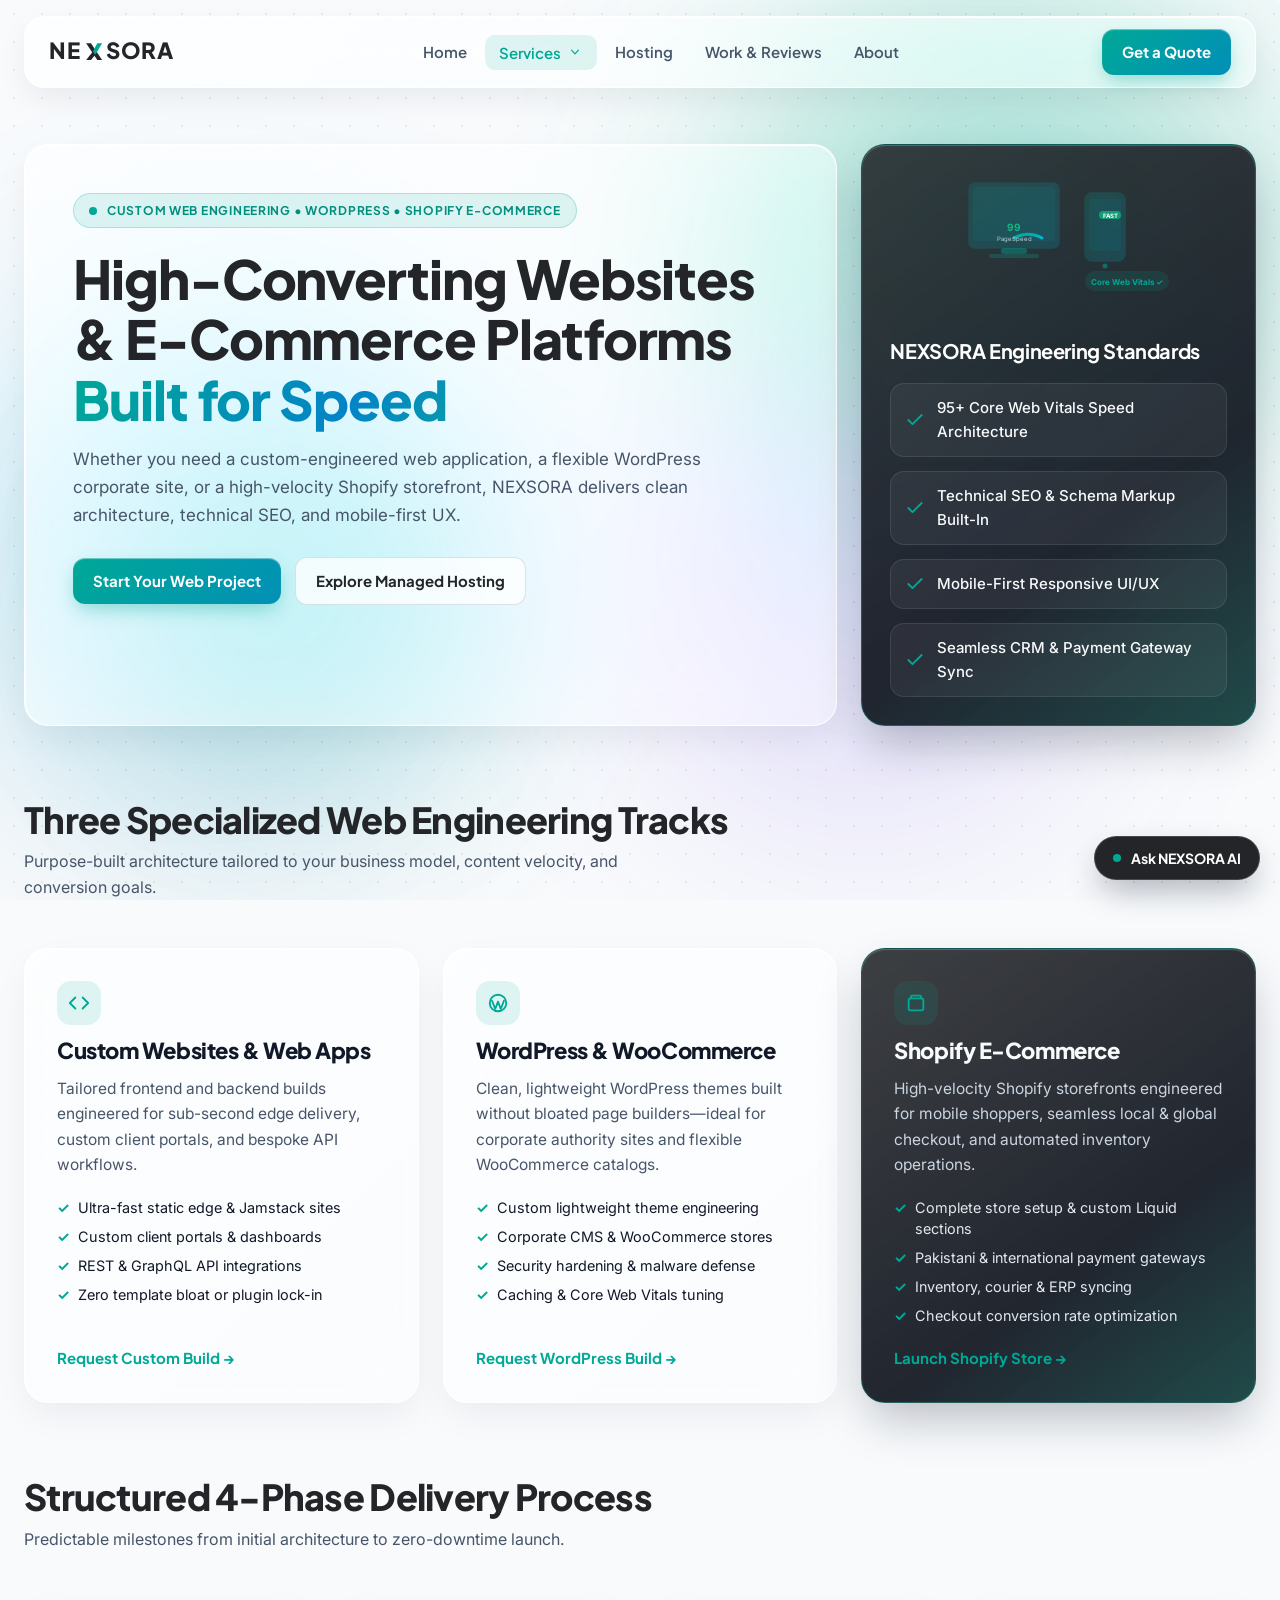
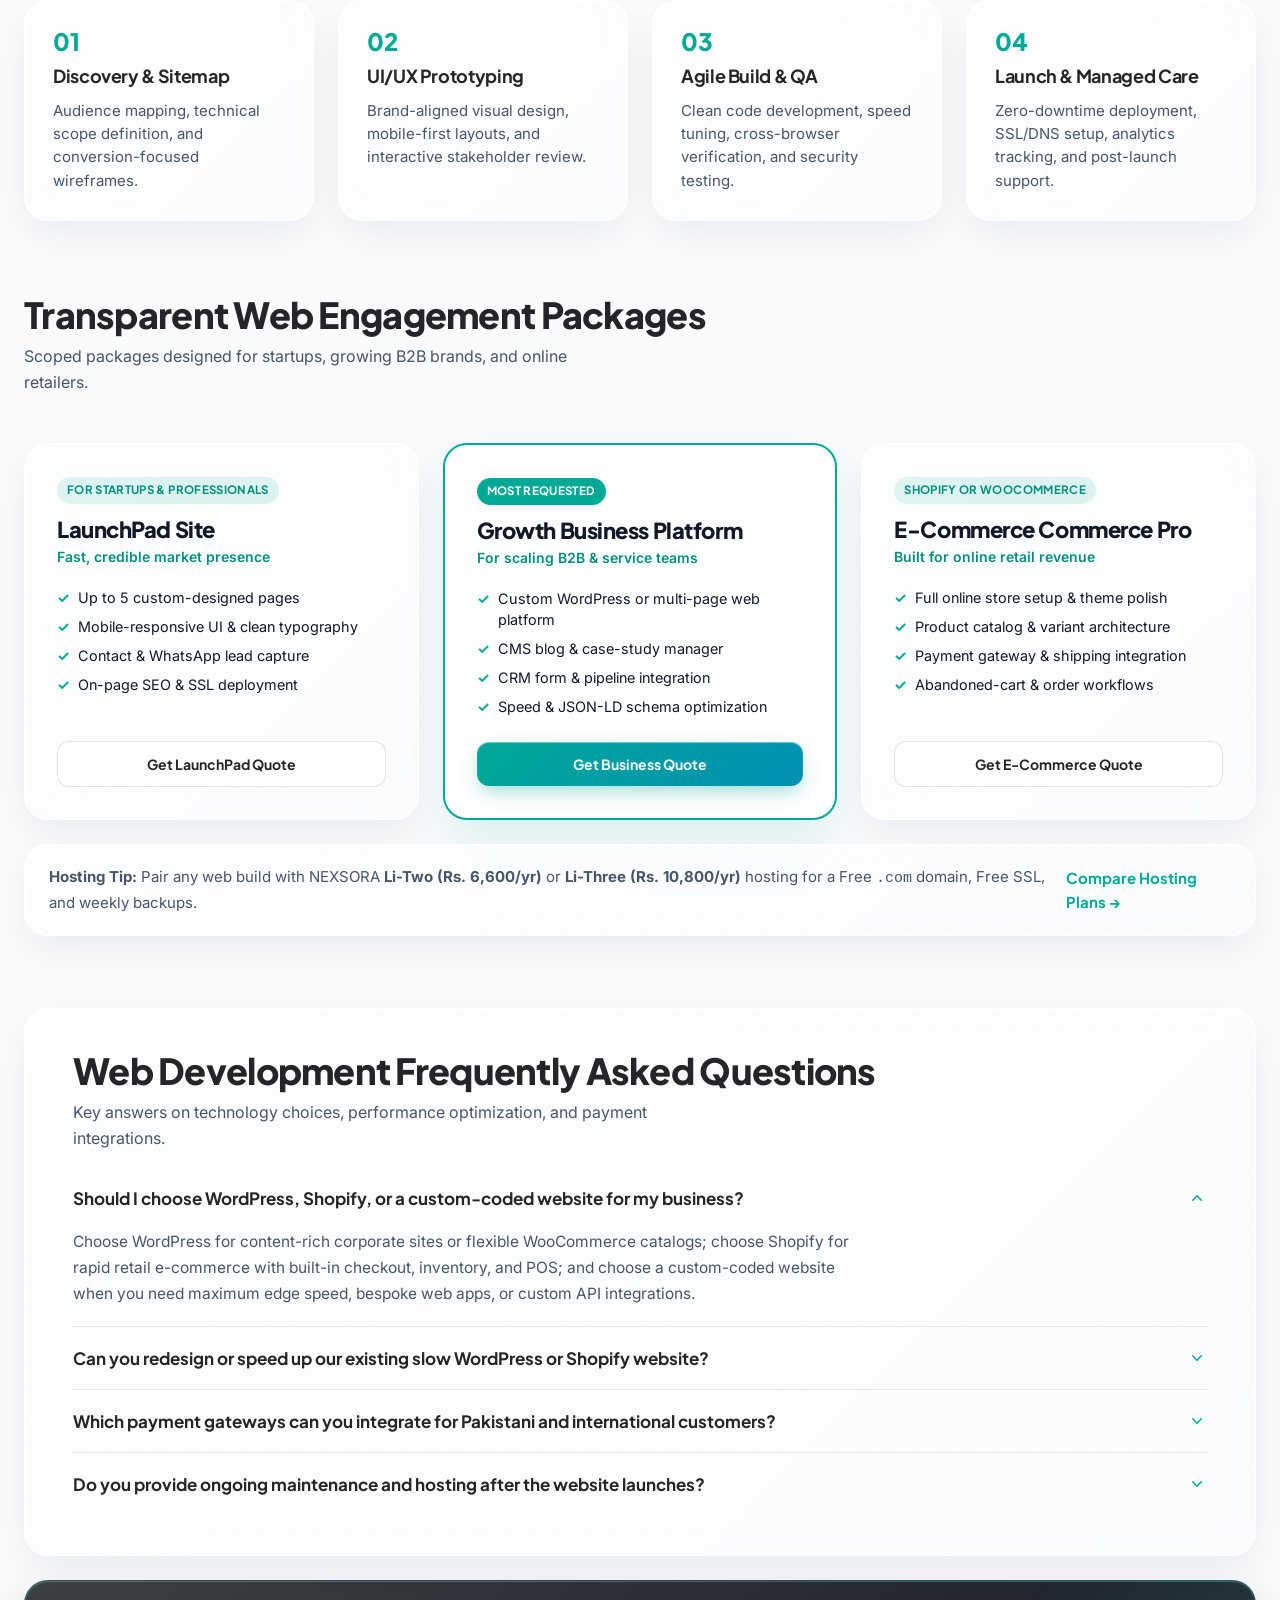
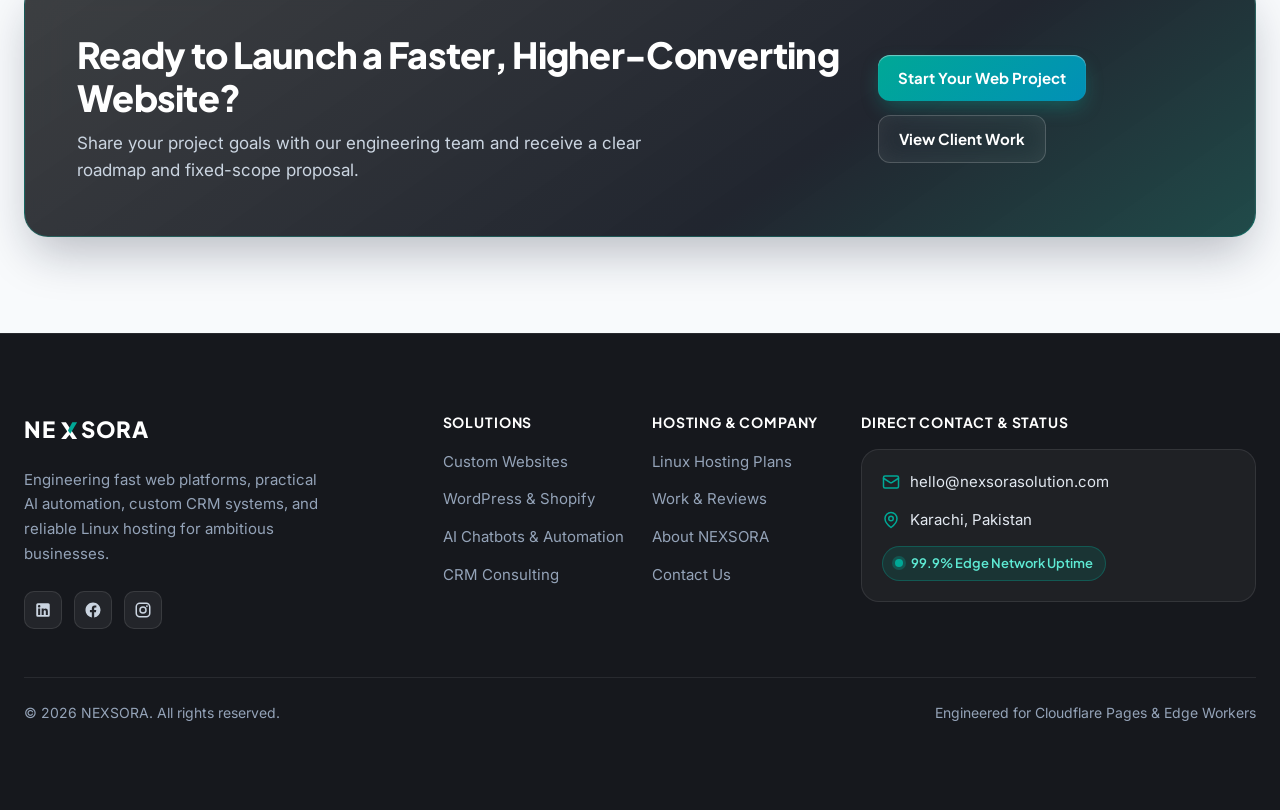
<file: services/web-development/index.html>
<!DOCTYPE html>
<html lang="en">
<head>
  <meta charset="UTF-8">
  <meta name="viewport" content="width=device-width, initial-scale=1.0">
  <title>Custom Website, WordPress &amp; Shopify Development | NEXSORA</title>
  <meta name="description" content="NEXSORA engineers high-speed custom websites, custom WordPress &amp; WooCommerce platforms, and conversion-optimized Shopify e-commerce stores built for SEO and scale.">
  <link rel="canonical" href="https://nexsorasolution.com/services/web-development">

  <!-- Open Graph -->
  <meta property="og:title" content="Custom Website, WordPress &amp; Shopify Development | NEXSORA">
  <meta property="og:description" content="NEXSORA engineers high-speed custom websites, custom WordPress &amp; WooCommerce platforms, and conversion-optimized Shopify e-commerce stores built for SEO and scale.">
  <meta property="og:type" content="website">
  <meta property="og:url" content="https://nexsorasolution.com/services/web-development">

  <!-- Twitter Card -->
  <meta name="twitter:card" content="summary_large_image">
  <meta name="twitter:title" content="Custom Website, WordPress &amp; Shopify Development | NEXSORA">
  <meta name="twitter:description" content="NEXSORA engineers high-speed custom websites, custom WordPress &amp; WooCommerce platforms, and conversion-optimized Shopify e-commerce stores built for SEO and scale.">

  <!-- Fonts & Styles -->
  <link rel="preconnect" href="https://fonts.googleapis.com">
  <link rel="preconnect" href="https://fonts.gstatic.com" crossorigin>
  <link href="https://fonts.googleapis.com/css2?family=Inter:wght@400;500;600&family=Plus+Jakarta+Sans:wght@500;600;700;800&display=swap" rel="stylesheet">
  <link rel="stylesheet" href="/assets/css/styles.css">

  <!-- Structured Data (Service + FAQPage) -->
  <script type="application/ld+json">
  {
    "@context": "https://schema.org",
    "@graph": [
      {
        "@type": "Service",
        "@id": "https://nexsorasolution.com/services/web-development#service",
        "serviceType": "Web Development & E-Commerce",
        "name": "Custom Website, WordPress & Shopify Development",
        "description": "High-speed custom websites, WordPress & WooCommerce platforms, and conversion-optimized Shopify e-commerce stores engineered for SEO and scale.",
        "provider": {
          "@type": "Organization",
          "name": "NEXSORA",
          "url": "https://nexsorasolution.com",
          "email": "hello@nexsorasolution.com"
        },
        "areaServed": ["PK", "Global"],
        "url": "https://nexsorasolution.com/services/web-development"
      },
      {
        "@type": "FAQPage",
        "@id": "https://nexsorasolution.com/services/web-development#faq",
        "mainEntity": [
          {
            "@type": "Question",
            "name": "Should I choose WordPress, Shopify, or a custom-coded website for my business?",
            "acceptedAnswer": {
              "@type": "Answer",
              "text": "Choose WordPress for content-rich corporate sites or flexible WooCommerce catalogs; choose Shopify for rapid retail e-commerce with built-in checkout, inventory, and POS; and choose a custom-coded website when you need maximum edge speed, bespoke web apps, or custom API integrations."
            }
          },
          {
            "@type": "Question",
            "name": "Can you redesign or speed up our existing slow WordPress or Shopify website?",
            "acceptedAnswer": {
              "@type": "Answer",
              "text": "Yes. We audit bloated themes, heavy scripts, and unoptimized database queries, then rebuild or refactor your storefront to hit 95+ Core Web Vitals scores while preserving your existing SEO rankings and URLs."
            }
          },
          {
            "@type": "Question",
            "name": "Which payment gateways can you integrate for Pakistani and international customers?",
            "acceptedAnswer": {
              "@type": "Answer",
              "text": "We integrate local Pakistani gateways including JazzCash, Easypaisa, PayFast, Safepay, and bank-level checkout APIs alongside international processors like Stripe, PayPal, and 2Checkout for multi-currency global sales."
            }
          },
          {
            "@type": "Question",
            "name": "Do you provide ongoing maintenance and hosting after the website launches?",
            "acceptedAnswer": {
              "@type": "Answer",
              "text": "Yes. Every site can be paired with NEXSORA managed Linux hosting (Li-One through Li-Five) with Free SSL, weekly backups, and ongoing technical care retainers for security updates and feature iterations."
            }
          }
        ]
      }
    ]
  }
  </script>
</head>
<body>
  <div class="ambient-mesh" aria-hidden="true"></div>

  <header class="site-header">
    <nav class="nav-shell glass-nav" aria-label="Primary Navigation">
      <div class="nav-inner">
        <a href="/" class="brand-link" aria-label="NEXSORA Home">
          <svg class="brand-svg" viewBox="0 0 184 28" fill="none" xmlns="http://www.w3.org/2000/svg" role="img" aria-label="NEXSORA">
            <text x="0" y="22" font-family="'Plus Jakarta Sans', sans-serif" font-weight="800" font-size="24" letter-spacing="0.04em" fill="#232528">NE</text>
            <path d="M40 4.5H45.2L57.2 22.5H52L40 4.5Z" fill="#232528"/>
            <path d="M40 22.5L47.3 13.5L49.9 16.9L45.2 22.5H40Z" fill="#232528"/>
            <path d="M47.3 13.5L52 4.5H57.2L49.9 16.9L47.3 13.5Z" fill="#00A896"/>
            <text x="61" y="22" font-family="'Plus Jakarta Sans', sans-serif" font-weight="800" font-size="24" letter-spacing="0.04em" fill="#232528">SORA</text>
          </svg>
        </a>

        <div class="nav-links">
          <a href="/" class="nav-link" data-route="/">Home</a>

          <div class="nav-dropdown" data-dropdown>
            <button type="button" class="nav-dropdown-trigger" data-services-trigger aria-expanded="false" aria-haspopup="true" aria-controls="services-dropdown-menu">
              Services
              <svg class="nav-chevron" viewBox="0 0 20 20" fill="currentColor" aria-hidden="true">
                <path fill-rule="evenodd" d="M5.23 7.21a.75.75 0 011.06.02L10 11.168l3.71-3.938a.75.75 0 111.08 1.04l-4.25 4.5a.75.75 0 01-1.08 0l-4.25-4.5a.75.75 0 01.02-1.06z" clip-rule="evenodd"/>
              </svg>
            </button>
            <div id="services-dropdown-menu" class="nav-dropdown-menu" data-dropdown-menu role="menu">
              <a href="/services/web-development" class="dropdown-item" data-route="/services/web-development" role="menuitem">
                <span class="dropdown-item-title">Web Development</span>
                <span class="dropdown-item-desc">Custom sites, WordPress &amp; Shopify</span>
              </a>
              <a href="/services/ai-crm" class="dropdown-item" data-route="/services/ai-crm" role="menuitem">
                <span class="dropdown-item-title">AI &amp; Custom CRM</span>
                <span class="dropdown-item-desc">AI chatbots, automation &amp; CRM systems</span>
              </a>
            </div>
          </div>

          <a href="/hosting" class="nav-link" data-route="/hosting">Hosting</a>
          <a href="/work" class="nav-link" data-route="/work">Work &amp; Reviews</a>
          <a href="/about" class="nav-link" data-route="/about">About</a>
        </div>

        <div class="nav-actions">
          <a href="/contact" class="btn-primary nav-cta-desktop">Get a Quote</a>
          <button type="button" class="mobile-toggle" data-mobile-toggle aria-expanded="false" aria-controls="mobile-nav-drawer" aria-label="Toggle navigation menu">
            <svg class="icon-menu" width="22" height="22" viewBox="0 0 24 24" fill="none" stroke="currentColor" stroke-width="2" stroke-linecap="round" stroke-linejoin="round" aria-hidden="true">
              <line x1="4" y1="7" x2="20" y2="7"></line>
              <line x1="4" y1="12" x2="20" y2="12"></line>
              <line x1="4" y1="17" x2="20" y2="17"></line>
            </svg>
            <svg class="icon-close" width="22" height="22" viewBox="0 0 24 24" fill="none" stroke="currentColor" stroke-width="2" stroke-linecap="round" stroke-linejoin="round" aria-hidden="true">
              <line x1="18" y1="6" x2="6" y2="18"></line>
              <line x1="6" y1="6" x2="18" y2="18"></line>
            </svg>
          </button>
        </div>
      </div>

      <div id="mobile-nav-drawer" class="mobile-drawer" data-mobile-drawer aria-hidden="true">
        <div class="mobile-drawer-inner">
          <a href="/" class="mobile-nav-link" data-route="/">Home</a>
          <div class="mobile-nav-group">
            <span class="mobile-nav-label">Services</span>
            <a href="/services/web-development" class="mobile-nav-link mobile-sub-link" data-route="/services/web-development">Web Development</a>
            <a href="/services/ai-crm" class="mobile-nav-link mobile-sub-link" data-route="/services/ai-crm">AI &amp; Custom CRM</a>
          </div>
          <a href="/hosting" class="mobile-nav-link" data-route="/hosting">Hosting</a>
          <a href="/work" class="mobile-nav-link" data-route="/work">Work &amp; Reviews</a>
          <a href="/about" class="mobile-nav-link" data-route="/about">About</a>
          <a href="/contact" class="btn-primary mobile-drawer-cta">Get a Quote</a>
        </div>
      </div>
    </nav>
  </header>

  <main class="site-main">
    <!-- Section 1: Service Hero Bento -->
    <section class="bento-grid" aria-label="Web Development Overview">
      <div class="glass-card hero-card lg-span-8">
        <div>
          <span class="eyebrow-badge hero-reveal-0">
            <span class="pulse-dot" aria-hidden="true"></span>
            CUSTOM WEB ENGINEERING &bull; WORDPRESS &bull; SHOPIFY E-COMMERCE
          </span>
          <h1 class="hero-title hero-reveal-1" style="margin-top: 1.25rem;">
            High-Converting Websites &amp; E-Commerce Platforms <span class="text-liquid">Built for Speed</span>
          </h1>
          <p class="hero-subtitle hero-reveal-2" style="margin-top: 1rem;">
            Whether you need a custom-engineered web application, a flexible WordPress corporate site, or a high-velocity Shopify storefront, NEXSORA delivers clean architecture, technical SEO, and mobile-first UX.
          </p>
          <div class="cta-row hero-reveal-3" style="margin-top: 1.75rem;">
            <a href="/contact?service=web-development" class="btn-primary">Start Your Web Project</a>
            <a href="/hosting" class="btn-secondary">Explore Managed Hosting</a>
          </div>
        </div>
      </div>

      <div class="glass-card-dark hero-dark-tile lg-span-4">
        <div class="svg-illustration" aria-hidden="true">
          <svg width="220" height="130" viewBox="0 0 220 130" fill="none" xmlns="http://www.w3.org/2000/svg">
            <defs>
              <linearGradient id="tealG-webdev-h1" x1="0" y1="0" x2="1" y2="1">
                <stop offset="0%" stop-color="#00A896"/><stop offset="100%" stop-color="#06B6D4"/>
              </linearGradient>
            </defs>
            <!-- Desktop monitor -->
            <rect x="20" y="10" width="90" height="65" rx="6" fill="url(#tealG-webdev-h1)" opacity="0.18" stroke="url(#tealG-webdev-h1)" stroke-width="1.5"/>
            <rect x="24" y="14" width="82" height="54" rx="4" fill="#06B6D4" opacity="0.08"/>
            <rect x="52" y="75" width="26" height="6" rx="3" fill="#00A896" opacity="0.4"/>
            <rect x="40" y="81" width="50" height="4" rx="2" fill="#00A896" opacity="0.25"/>
            <!-- Speed gauge arc inside monitor -->
            <path d="M 65 65 A 28 28 0 0 1 93 65" stroke="#fff" stroke-width="1.5" fill="none" opacity="0.1"/>
            <path d="M 65 65 A 28 28 0 0 1 93 65" stroke="url(#tealG-webdev-h1)" stroke-width="3" fill="none" stroke-linecap="round" stroke-dasharray="52 100" class="svg-anim" style="animation:dashFlow 2s ease-out forwards"/>
            <text x="65" y="58" font-size="10" fill="#10B981" font-weight="700" text-anchor="middle">99</text>
            <text x="65" y="68" font-size="6" fill="#fff" opacity="0.7" text-anchor="middle">PageSpeed</text>
            <!-- Mobile device -->
            <rect x="136" y="20" width="40" height="68" rx="7" fill="url(#tealG-webdev-h1)" opacity="0.18" stroke="url(#tealG-webdev-h1)" stroke-width="1.5" class="svg-anim" style="animation:floatY 3.5s ease-in-out infinite"/>
            <rect x="140" y="26" width="32" height="52" rx="4" fill="#06B6D4" opacity="0.08" class="svg-anim" style="animation:floatY 3.5s ease-in-out infinite"/>
            <circle cx="156" cy="93" r="2.5" fill="#00A896" opacity="0.5"/>
            <!-- Speed label -->
            <rect x="150" y="38" width="22" height="8" rx="4" fill="#10B981" opacity="0.7"/>
            <text x="161" y="45" font-size="6" fill="#fff" font-weight="700" text-anchor="middle">FAST</text>
            <!-- Metric pill -->
            <rect x="136" y="98" width="84" height="20" rx="10" fill="#00A896" opacity="0.12"/>
            <text x="178" y="112" font-size="8" fill="#00A896" font-weight="700" text-anchor="middle">Core Web Vitals ✓</text>
          </svg>
        </div>
        <h2 class="hero-dark-title">NEXSORA Engineering Standards</h2>
        <div class="hosting-perks-dark">
          <div class="hosting-perk-dark-row">
            <svg width="20" height="20" viewBox="0 0 24 24" fill="none" stroke="currentColor" stroke-width="2.2" stroke-linecap="round" stroke-linejoin="round" aria-hidden="true">
              <polyline points="20 6 9 17 4 12"></polyline>
            </svg>
            <span>95+ Core Web Vitals Speed Architecture</span>
          </div>
          <div class="hosting-perk-dark-row">
            <svg width="20" height="20" viewBox="0 0 24 24" fill="none" stroke="currentColor" stroke-width="2.2" stroke-linecap="round" stroke-linejoin="round" aria-hidden="true">
              <polyline points="20 6 9 17 4 12"></polyline>
            </svg>
            <span>Technical SEO &amp; Schema Markup Built-In</span>
          </div>
          <div class="hosting-perk-dark-row">
            <svg width="20" height="20" viewBox="0 0 24 24" fill="none" stroke="currentColor" stroke-width="2.2" stroke-linecap="round" stroke-linejoin="round" aria-hidden="true">
              <polyline points="20 6 9 17 4 12"></polyline>
            </svg>
            <span>Mobile-First Responsive UI/UX</span>
          </div>
          <div class="hosting-perk-dark-row">
            <svg width="20" height="20" viewBox="0 0 24 24" fill="none" stroke="currentColor" stroke-width="2.2" stroke-linecap="round" stroke-linejoin="round" aria-hidden="true">
              <polyline points="20 6 9 17 4 12"></polyline>
            </svg>
            <span>Seamless CRM &amp; Payment Gateway Sync</span>
          </div>
        </div>
      </div>
    </section>

    <!-- Section 2: 3-Track Web Solutions Bento Grid -->
    <section class="bento-section" aria-label="Web Development Tracks">
      <div class="bento-grid">
        <div class="section-header col-span-12">
          <div>
            <h2 class="section-title">Three Specialized Web Engineering Tracks</h2>
            <p class="section-subtitle">Purpose-built architecture tailored to your business model, content velocity, and conversion goals.</p>
          </div>
        </div>

        <!-- Track 1: Custom Websites & Web Apps -->
        <article class="glass-card service-card lg-span-4">
          <div class="service-card-head">
            <div class="service-icon-box" aria-hidden="true">
              <svg width="22" height="22" viewBox="0 0 24 24" fill="none" stroke="currentColor" stroke-width="2" stroke-linecap="round" stroke-linejoin="round">
                <polyline points="16 18 22 12 16 6"></polyline>
                <polyline points="8 6 2 12 8 18"></polyline>
              </svg>
            </div>
            <h3 class="service-card-title">Custom Websites &amp; Web Apps</h3>
            <p class="service-card-desc">
              Tailored frontend and backend builds engineered for sub-second edge delivery, custom client portals, and bespoke API workflows.
            </p>
            <ul class="deliverables-list">
              <li><span class="spec-check">&#10003;</span><span>Ultra-fast static edge &amp; Jamstack sites</span></li>
              <li><span class="spec-check">&#10003;</span><span>Custom client portals &amp; dashboards</span></li>
              <li><span class="spec-check">&#10003;</span><span>REST &amp; GraphQL API integrations</span></li>
              <li><span class="spec-check">&#10003;</span><span>Zero template bloat or plugin lock-in</span></li>
            </ul>
          </div>
          <a href="/contact?service=custom-web" class="link-arrow">Request Custom Build &rarr;</a>
        </article>

        <!-- Track 2: WordPress & WooCommerce -->
        <article class="glass-card service-card lg-span-4">
          <div class="service-card-head">
            <div class="service-icon-box" aria-hidden="true">
              <svg width="22" height="22" viewBox="0 0 24 24" fill="none" stroke="currentColor" stroke-width="2" stroke-linecap="round" stroke-linejoin="round">
                <circle cx="12" cy="12" r="9"></circle>
                <path d="M5.5 9.5l3.5 9 3-8 3 8 3.5-9"></path>
              </svg>
            </div>
            <h3 class="service-card-title">WordPress &amp; WooCommerce</h3>
            <p class="service-card-desc">
              Clean, lightweight WordPress themes built without bloated page builders—ideal for corporate authority sites and flexible WooCommerce catalogs.
            </p>
            <ul class="deliverables-list">
              <li><span class="spec-check">&#10003;</span><span>Custom lightweight theme engineering</span></li>
              <li><span class="spec-check">&#10003;</span><span>Corporate CMS &amp; WooCommerce stores</span></li>
              <li><span class="spec-check">&#10003;</span><span>Security hardening &amp; malware defense</span></li>
              <li><span class="spec-check">&#10003;</span><span>Caching &amp; Core Web Vitals tuning</span></li>
            </ul>
          </div>
          <a href="/contact?service=wordpress" class="link-arrow">Request WordPress Build &rarr;</a>
        </article>

        <!-- Track 3: Shopify E-Commerce (Featured Dark Card) -->
        <article class="glass-card-dark service-card lg-span-4">
          <div class="service-card-head">
            <div class="service-icon-box" aria-hidden="true">
              <svg width="22" height="22" viewBox="0 0 24 24" fill="none" stroke="currentColor" stroke-width="2" stroke-linecap="round" stroke-linejoin="round">
                <path d="M6 7l1-3h10l1 3"></path>
                <rect x="4" y="7" width="16" height="13" rx="2"></rect>
              </svg>
            </div>
            <h3 class="service-card-title">Shopify E-Commerce</h3>
            <p class="service-card-desc">
              High-velocity Shopify storefronts engineered for mobile shoppers, seamless local &amp; global checkout, and automated inventory operations.
            </p>
            <ul class="deliverables-list">
              <li><span class="spec-check">&#10003;</span><span>Complete store setup &amp; custom Liquid sections</span></li>
              <li><span class="spec-check">&#10003;</span><span>Pakistani &amp; international payment gateways</span></li>
              <li><span class="spec-check">&#10003;</span><span>Inventory, courier &amp; ERP syncing</span></li>
              <li><span class="spec-check">&#10003;</span><span>Checkout conversion rate optimization</span></li>
            </ul>
          </div>
          <a href="/contact?service=shopify" class="link-arrow">Launch Shopify Store &rarr;</a>
        </article>
      </div>
    </section>

    <!-- Section 3: 4-Phase Delivery Process Bento -->
    <section class="bento-section" aria-label="Web Delivery Process">
      <div class="bento-grid">
        <div class="section-header col-span-12">
          <div>
            <h2 class="section-title">Structured 4-Phase Delivery Process</h2>
            <p class="section-subtitle">Predictable milestones from initial architecture to zero-downtime launch.</p>
          </div>
        </div>

        <article class="glass-card process-card md-span-6 lg-span-3">
          <span class="process-step-num">01</span>
          <h3 class="process-title">Discovery &amp; Sitemap</h3>
          <p class="process-desc">Audience mapping, technical scope definition, and conversion-focused wireframes.</p>
        </article>

        <article class="glass-card process-card md-span-6 lg-span-3">
          <span class="process-step-num">02</span>
          <h3 class="process-title">UI/UX Prototyping</h3>
          <p class="process-desc">Brand-aligned visual design, mobile-first layouts, and interactive stakeholder review.</p>
        </article>

        <article class="glass-card process-card md-span-6 lg-span-3">
          <span class="process-step-num">03</span>
          <h3 class="process-title">Agile Build &amp; QA</h3>
          <p class="process-desc">Clean code development, speed tuning, cross-browser verification, and security testing.</p>
        </article>

        <article class="glass-card process-card md-span-6 lg-span-3">
          <span class="process-step-num">04</span>
          <h3 class="process-title">Launch &amp; Managed Care</h3>
          <p class="process-desc">Zero-downtime deployment, SSL/DNS setup, analytics tracking, and post-launch support.</p>
        </article>
      </div>
    </section>

    <!-- Section 4: Transparent Starter Web Packages -->
    <section class="bento-section" aria-label="Starter Web Packages">
      <div class="bento-grid">
        <div class="section-header col-span-12">
          <div>
            <h2 class="section-title">Transparent Web Engagement Packages</h2>
            <p class="section-subtitle">Scoped packages designed for startups, growing B2B brands, and online retailers.</p>
          </div>
        </div>

        <!-- Package 1: LaunchPad Site -->
        <article class="glass-card package-card lg-span-4">
          <div>
            <span class="pricing-badge">For Startups &amp; Professionals</span>
            <h3 class="service-card-title" style="margin-top: 0.75rem;">LaunchPad Site</h3>
            <p class="package-audience">Fast, credible market presence</p>
            <ul class="deliverables-list" style="margin-top: 1.25rem;">
              <li><span class="spec-check">&#10003;</span><span>Up to 5 custom-designed pages</span></li>
              <li><span class="spec-check">&#10003;</span><span>Mobile-responsive UI &amp; clean typography</span></li>
              <li><span class="spec-check">&#10003;</span><span>Contact &amp; WhatsApp lead capture</span></li>
              <li><span class="spec-check">&#10003;</span><span>On-page SEO &amp; SSL deployment</span></li>
            </ul>
          </div>
          <a href="/contact?service=launchpad-web" class="btn-secondary pricing-cta">Get LaunchPad Quote</a>
        </article>

        <!-- Package 2: Growth Business Platform (Most Requested) -->
        <article class="glass-card package-card is-featured lg-span-4">
          <div>
            <span class="pricing-badge is-popular">Most Requested</span>
            <h3 class="service-card-title" style="margin-top: 0.75rem;">Growth Business Platform</h3>
            <p class="package-audience">For scaling B2B &amp; service teams</p>
            <ul class="deliverables-list" style="margin-top: 1.25rem;">
              <li><span class="spec-check">&#10003;</span><span>Custom WordPress or multi-page web platform</span></li>
              <li><span class="spec-check">&#10003;</span><span>CMS blog &amp; case-study manager</span></li>
              <li><span class="spec-check">&#10003;</span><span>CRM form &amp; pipeline integration</span></li>
              <li><span class="spec-check">&#10003;</span><span>Speed &amp; JSON-LD schema optimization</span></li>
            </ul>
          </div>
          <a href="/contact?service=business-web" class="btn-primary pricing-cta">Get Business Quote</a>
        </article>

        <!-- Package 3: E-Commerce Commerce Pro -->
        <article class="glass-card package-card lg-span-4">
          <div>
            <span class="pricing-badge">Shopify or WooCommerce</span>
            <h3 class="service-card-title" style="margin-top: 0.75rem;">E-Commerce Commerce Pro</h3>
            <p class="package-audience">Built for online retail revenue</p>
            <ul class="deliverables-list" style="margin-top: 1.25rem;">
              <li><span class="spec-check">&#10003;</span><span>Full online store setup &amp; theme polish</span></li>
              <li><span class="spec-check">&#10003;</span><span>Product catalog &amp; variant architecture</span></li>
              <li><span class="spec-check">&#10003;</span><span>Payment gateway &amp; shipping integration</span></li>
              <li><span class="spec-check">&#10003;</span><span>Abandoned-cart &amp; order workflows</span></li>
            </ul>
          </div>
          <a href="/contact?service=ecommerce-web" class="btn-secondary pricing-cta">Get E-Commerce Quote</a>
        </article>

        <div class="glass-card hosting-tip-strip col-span-12">
          <p class="hosting-tip-text">
            <strong>Hosting Tip:</strong> Pair any web build with NEXSORA <strong>Li-Two (Rs. 6,600/yr)</strong> or <strong>Li-Three (Rs. 10,800/yr)</strong> hosting for a Free <code>.com</code> domain, Free SSL, and weekly backups.
          </p>
          <a href="/hosting" class="link-arrow">Compare Hosting Plans &rarr;</a>
        </div>
      </div>
    </section>

    <!-- Section 5: Web Development FAQ Accordion + Final Dark CTA Banner -->
    <section class="bento-section" aria-label="Web Development FAQ and Next Steps">
      <div class="bento-grid">
        <div class="glass-card faq-card col-span-12">
          <h2 class="section-title">Web Development Frequently Asked Questions</h2>
          <p class="section-subtitle">Key answers on technology choices, performance optimization, and payment integrations.</p>

          <div class="faq-list" data-faq-list>
            <div class="faq-item is-open" data-faq-item>
              <button type="button" class="faq-trigger" data-faq-trigger aria-expanded="true" aria-controls="web-faq-1">
                <span>Should I choose WordPress, Shopify, or a custom-coded website for my business?</span>
                <svg class="faq-icon" viewBox="0 0 20 20" fill="currentColor" aria-hidden="true">
                  <path fill-rule="evenodd" d="M5.23 7.21a.75.75 0 011.06.02L10 11.168l3.71-3.938a.75.75 0 111.08 1.04l-4.25 4.5a.75.75 0 01-1.08 0l-4.25-4.5a.75.75 0 01.02-1.06z" clip-rule="evenodd"/>
                </svg>
              </button>
              <div id="web-faq-1" class="faq-panel" data-faq-panel aria-hidden="false">
                <div class="faq-panel-inner">
                  <p class="faq-answer">
                    Choose WordPress for content-rich corporate sites or flexible WooCommerce catalogs; choose Shopify for rapid retail e-commerce with built-in checkout, inventory, and POS; and choose a custom-coded website when you need maximum edge speed, bespoke web apps, or custom API integrations.
                  </p>
                </div>
              </div>
            </div>

            <div class="faq-item" data-faq-item>
              <button type="button" class="faq-trigger" data-faq-trigger aria-expanded="false" aria-controls="web-faq-2">
                <span>Can you redesign or speed up our existing slow WordPress or Shopify website?</span>
                <svg class="faq-icon" viewBox="0 0 20 20" fill="currentColor" aria-hidden="true">
                  <path fill-rule="evenodd" d="M5.23 7.21a.75.75 0 011.06.02L10 11.168l3.71-3.938a.75.75 0 111.08 1.04l-4.25 4.5a.75.75 0 01-1.08 0l-4.25-4.5a.75.75 0 01.02-1.06z" clip-rule="evenodd"/>
                </svg>
              </button>
              <div id="web-faq-2" class="faq-panel" data-faq-panel aria-hidden="true">
                <div class="faq-panel-inner">
                  <p class="faq-answer">
                    Yes. We audit bloated themes, heavy scripts, and unoptimized database queries, then rebuild or refactor your storefront to hit 95+ Core Web Vitals scores while preserving your existing SEO rankings and URLs.
                  </p>
                </div>
              </div>
            </div>

            <div class="faq-item" data-faq-item>
              <button type="button" class="faq-trigger" data-faq-trigger aria-expanded="false" aria-controls="web-faq-3">
                <span>Which payment gateways can you integrate for Pakistani and international customers?</span>
                <svg class="faq-icon" viewBox="0 0 20 20" fill="currentColor" aria-hidden="true">
                  <path fill-rule="evenodd" d="M5.23 7.21a.75.75 0 011.06.02L10 11.168l3.71-3.938a.75.75 0 111.08 1.04l-4.25 4.5a.75.75 0 01-1.08 0l-4.25-4.5a.75.75 0 01.02-1.06z" clip-rule="evenodd"/>
                </svg>
              </button>
              <div id="web-faq-3" class="faq-panel" data-faq-panel aria-hidden="true">
                <div class="faq-panel-inner">
                  <p class="faq-answer">
                    We integrate local Pakistani gateways including JazzCash, Easypaisa, PayFast, Safepay, and bank-level checkout APIs alongside international processors like Stripe, PayPal, and 2Checkout for multi-currency global sales.
                  </p>
                </div>
              </div>
            </div>

            <div class="faq-item" data-faq-item>
              <button type="button" class="faq-trigger" data-faq-trigger aria-expanded="false" aria-controls="web-faq-4">
                <span>Do you provide ongoing maintenance and hosting after the website launches?</span>
                <svg class="faq-icon" viewBox="0 0 20 20" fill="currentColor" aria-hidden="true">
                  <path fill-rule="evenodd" d="M5.23 7.21a.75.75 0 011.06.02L10 11.168l3.71-3.938a.75.75 0 111.08 1.04l-4.25 4.5a.75.75 0 01-1.08 0l-4.25-4.5a.75.75 0 01.02-1.06z" clip-rule="evenodd"/>
                </svg>
              </button>
              <div id="web-faq-4" class="faq-panel" data-faq-panel aria-hidden="true">
                <div class="faq-panel-inner">
                  <p class="faq-answer">
                    Yes. Every site can be paired with NEXSORA managed Linux hosting (Li-One through Li-Five) with Free SSL, weekly backups, and ongoing technical care retainers for security updates and feature iterations.
                  </p>
                </div>
              </div>
            </div>
          </div>
        </div>

        <div class="glass-card-dark conversion-banner col-span-12">
          <div>
            <h2 class="conversion-title">Ready to Launch a Faster, Higher-Converting Website?</h2>
            <p class="conversion-subtext">
              Share your project goals with our engineering team and receive a clear roadmap and fixed-scope proposal.
            </p>
          </div>
          <div class="cta-row">
            <a href="/contact?service=web-development" class="btn-primary">Start Your Web Project</a>
            <a href="/work" class="btn-secondary btn-secondary-dark">View Client Work</a>
          </div>
        </div>
      </div>
    </section>
  </main>

  <footer class="site-footer">
    <div class="footer-grid">
      <div class="footer-col-brand">
        <a href="/" class="brand-link" aria-label="NEXSORA Home">
          <svg class="brand-svg" viewBox="0 0 184 28" fill="none" xmlns="http://www.w3.org/2000/svg" role="img" aria-label="NEXSORA">
            <text x="0" y="22" font-family="'Plus Jakarta Sans', sans-serif" font-weight="800" font-size="24" letter-spacing="0.04em" fill="#FFFFFF">NE</text>
            <path d="M40 4.5H45.2L57.2 22.5H52L40 4.5Z" fill="#FFFFFF"/>
            <path d="M40 22.5L47.3 13.5L49.9 16.9L45.2 22.5H40Z" fill="#FFFFFF"/>
            <path d="M47.3 13.5L52 4.5H57.2L49.9 16.9L47.3 13.5Z" fill="#00A896"/>
            <text x="61" y="22" font-family="'Plus Jakarta Sans', sans-serif" font-weight="800" font-size="24" letter-spacing="0.04em" fill="#FFFFFF">SORA</text>
          </svg>
        </a>
        <p class="footer-brand-summary">
          Engineering fast web platforms, practical AI automation, custom CRM systems, and reliable Linux hosting for ambitious businesses.
        </p>
        <div class="footer-socials" aria-label="Social Media">
          <a href="https://www.linkedin.com" class="social-btn" target="_blank" rel="noopener noreferrer" aria-label="NEXSORA on LinkedIn">
            <svg width="18" height="18" viewBox="0 0 24 24" fill="currentColor" aria-hidden="true">
              <path d="M19 3a2 2 0 0 1 2 2v14a2 2 0 0 1-2 2H5a2 2 0 0 1-2-2V5a2 2 0 0 1 2-2h14m-.5 15.5v-5.3a3.26 3.26 0 0 0-3.26-3.26c-.85 0-1.84.52-2.28 1.3v-1.11h-2.79v8.37h2.79v-4.93c0-.77.62-1.4 1.39-1.4a1.4 1.4 0 0 1 1.4 1.4v4.93h2.75M6.88 8.56a1.68 1.68 0 0 0 1.68-1.68c0-.93-.75-1.69-1.68-1.69a1.69 1.69 0 0 0-1.69 1.69c0 .93.76 1.68 1.69 1.68m1.39 9.94v-8.37H5.5v8.37h2.77z"/>
            </svg>
          </a>
          <a href="https://www.facebook.com" class="social-btn" target="_blank" rel="noopener noreferrer" aria-label="NEXSORA on Facebook">
            <svg width="18" height="18" viewBox="0 0 24 24" fill="currentColor" aria-hidden="true">
              <path d="M12 2.04c-5.5 0-10 4.49-10 10.02 0 5 3.66 9.15 8.44 9.9v-7H7.9v-2.9h2.54V9.85c0-2.51 1.49-3.89 3.78-3.89 1.09 0 2.23.19 2.23.19v2.47h-1.26c-1.24 0-1.63.77-1.63 1.56v1.88h2.78l-.45 2.9h-2.33v7a10 10 0 0 0 8.44-9.9c0-5.53-4.5-10.02-10-10.02z"/>
            </svg>
          </a>
          <a href="https://www.instagram.com" class="social-btn" target="_blank" rel="noopener noreferrer" aria-label="NEXSORA on Instagram">
            <svg width="18" height="18" viewBox="0 0 24 24" fill="currentColor" aria-hidden="true">
              <path d="M7.8 2h8.4C19.4 2 22 4.6 22 7.8v8.4a5.8 5.8 0 0 1-5.8 5.8H7.8C4.6 22 2 19.4 2 16.2V7.8A5.8 5.8 0 0 1 7.8 2m-.2 2A3.6 3.6 0 0 0 4 7.6v8.8C4 18.39 5.61 20 7.6 20h8.8a3.6 3.6 0 0 0 3.6-3.6V7.6C20 5.61 18.39 4 16.4 4H7.6m9.65 1.5a1.25 1.25 0 0 1 1.25 1.25A1.25 1.25 0 0 1 17.25 8 1.25 1.25 0 0 1 16 6.75a1.25 1.25 0 0 1 1.25-1.25M12 7a5 5 0 0 1 5 5 5 5 0 0 1-5 5 5 5 0 0 1-5-5 5 5 0 0 1 5-5m0 2a3 3 0 0 0-3 3 3 3 0 0 0 3 3 3 3 0 0 0 3-3 3 3 0 0 0-3-3z"/>
            </svg>
          </a>
        </div>
      </div>

      <div class="footer-col-links">
        <h3 class="footer-heading">Solutions</h3>
        <ul class="footer-list">
          <li><a href="/services/web-development" class="footer-link">Custom Websites</a></li>
          <li><a href="/services/web-development" class="footer-link">WordPress &amp; Shopify</a></li>
          <li><a href="/services/ai-crm" class="footer-link">AI Chatbots &amp; Automation</a></li>
          <li><a href="/services/ai-crm" class="footer-link">CRM Consulting</a></li>
        </ul>
      </div>

      <div class="footer-col-links">
        <h3 class="footer-heading">Hosting &amp; Company</h3>
        <ul class="footer-list">
          <li><a href="/hosting" class="footer-link">Linux Hosting Plans</a></li>
          <li><a href="/work" class="footer-link">Work &amp; Reviews</a></li>
          <li><a href="/about" class="footer-link">About NEXSORA</a></li>
          <li><a href="/contact" class="footer-link">Contact Us</a></li>
        </ul>
      </div>

      <div class="footer-col-contact">
        <h3 class="footer-heading">Direct Contact &amp; Status</h3>
        <div class="footer-contact-card">
          <a href="mailto:hello@nexsorasolution.com" class="footer-contact-row">
            <svg width="18" height="18" viewBox="0 0 24 24" fill="none" stroke="currentColor" stroke-width="2" stroke-linecap="round" stroke-linejoin="round" aria-hidden="true">
              <rect x="2" y="4" width="20" height="16" rx="2"></rect>
              <path d="m22 7-8.97 5.7a1.94 1.94 0 0 1-2.06 0L2 7"></path>
            </svg>
            <span>hello@nexsorasolution.com</span>
          </a>
          <div class="footer-contact-row">
            <svg width="18" height="18" viewBox="0 0 24 24" fill="none" stroke="currentColor" stroke-width="2" stroke-linecap="round" stroke-linejoin="round" aria-hidden="true">
              <path d="M20 10c0 6-8 12-8 12s-8-6-8-12a8 8 0 0 1 16 0Z"></path>
              <circle cx="12" cy="10" r="3"></circle>
            </svg>
            <span>Karachi, Pakistan</span>
          </div>
          <div class="uptime-badge">
            <span class="uptime-dot" aria-hidden="true"></span>
            <span>99.9% Edge Network Uptime</span>
          </div>
        </div>
      </div>
    </div>

    <div class="footer-bottom">
      <p>&copy; 2026 NEXSORA. All rights reserved.</p>
      <p>Engineered for Cloudflare Pages &amp; Edge Workers</p>
    </div>
  </footer>

  <script src="/assets/js/main.js" defer></script>
</body>
</html>
</file>
<file: assets/css/styles.css>
/* ==========================================================================
   NEXSORA Design System — Glassmorphism + Bento Grid
   Engineered for Cloudflare Pages static architecture
   ========================================================================== */

:root {
  --bg-canvas: #F8FAFC;
  --brand-charcoal: #232528;
  --brand-obsidian: #16181D;
  --brand-teal: #00A896;
  --brand-teal-hover: #008F7F;
  --brand-teal-soft: rgba(0, 168, 150, 0.12);
  --text-primary: #111827;
  --text-secondary: #475569;
  --text-muted: #94A3B8;

  --font-display: 'Plus Jakarta Sans', -apple-system, BlinkMacSystemFont, 'Segoe UI', sans-serif;
  --font-body: 'Inter', -apple-system, BlinkMacSystemFont, 'Segoe UI', sans-serif;

  --container-max: 1280px;
  --radius-card: 24px;
  --radius-nav: 20px;
  --radius-btn: 12px;
  --transition-fast: 0.2s cubic-bezier(0.16, 1, 0.3, 1);
  --transition-card: 0.25s cubic-bezier(0.16, 1, 0.3, 1);
}

/* ==========================================================================
   Base & Reset
   ========================================================================== */

*,
*::before,
*::after {
  box-sizing: border-box;
}

html {
  scroll-behavior: smooth;
  -webkit-font-smoothing: antialiased;
  -moz-osx-font-smoothing: grayscale;
}

@media (prefers-reduced-motion: reduce) {
  html {
    scroll-behavior: auto;
  }
}

body {
  margin: 0;
  padding: 0;
  min-height: 100vh;
  display: flex;
  flex-direction: column;
  background-color: var(--bg-canvas);
  color: var(--text-primary);
  font-family: var(--font-body);
  font-size: 1rem;
  line-height: 1.6;
  overflow-x: hidden;
  position: relative;
}

h1, h2, h3, h4, h5, h6, .font-display {
  font-family: var(--font-display);
  margin: 0;
  letter-spacing: -0.02em;
  line-height: 1.2;
}

p {
  margin: 0;
}

a {
  color: inherit;
  text-decoration: none;
}

button {
  font-family: inherit;
  cursor: pointer;
}

ul, ol {
  margin: 0;
  padding: 0;
  list-style: none;
}

:focus-visible {
  outline: 2px solid var(--brand-teal);
  outline-offset: 3px;
}

/* ==========================================================================
   Ambient Background Mesh
   ========================================================================== */

.ambient-mesh {
  position: fixed;
  inset: 0;
  z-index: -1;
  pointer-events: none;
  overflow: hidden;
}

.ambient-mesh::before {
  content: '';
  position: absolute;
  top: -12%;
  right: -8%;
  width: 680px;
  height: 680px;
  border-radius: 50%;
  background: radial-gradient(circle, rgba(0, 168, 150, 0.08) 0%, rgba(0, 168, 150, 0) 70%);
}

.ambient-mesh::after {
  content: '';
  position: absolute;
  bottom: -14%;
  left: -10%;
  width: 720px;
  height: 720px;
  border-radius: 50%;
  background: radial-gradient(circle, rgba(35, 37, 40, 0.05) 0%, rgba(35, 37, 40, 0) 70%);
}

/* ==========================================================================
   Glassmorphism Utilities
   ========================================================================== */

.glass-nav {
  background: linear-gradient(135deg, rgba(255, 255, 255, 0.72), rgba(255, 255, 255, 0.52));
  backdrop-filter: blur(24px) saturate(190%);
  -webkit-backdrop-filter: blur(24px) saturate(190%);
  border: 1px solid rgba(255, 255, 255, 0.88);
  box-shadow: 0 12px 32px -4px rgba(15, 23, 42, 0.08), inset 0 1px 1px rgba(255, 255, 255, 0.98);
}

.glass-card {
  position: relative;
  overflow: hidden;
  background: linear-gradient(135deg, rgba(255, 255, 255, 0.68) 0%, rgba(255, 255, 255, 0.42) 100%);
  backdrop-filter: blur(22px) saturate(185%);
  -webkit-backdrop-filter: blur(22px) saturate(185%);
  border: 1px solid rgba(255, 255, 255, 0.85);
  box-shadow: 0 14px 38px -6px rgba(15, 23, 42, 0.07), inset 0 1px 1px rgba(255, 255, 255, 0.96), inset 1px 0 1px rgba(255, 255, 255, 0.7);
  border-radius: var(--radius-card);
  transition: transform var(--transition-card), border-color 0.25s ease, box-shadow 0.25s ease;
}

.glass-card::before {
  content: '';
  position: absolute;
  top: 0;
  left: -130%;
  width: 70%;
  height: 100%;
  background: linear-gradient(115deg, transparent 0%, rgba(255, 255, 255, 0.48) 50%, transparent 100%);
  transform: skewX(-18deg);
  transition: left 0.65s cubic-bezier(0.16, 1, 0.3, 1);
  pointer-events: none;
  z-index: 1;
}

.glass-card:hover::before {
  left: 150%;
}

.glass-card:hover {
  transform: translateY(-5px);
  border-color: rgba(0, 168, 150, 0.55);
  box-shadow: 0 22px 44px -10px rgba(0, 168, 150, 0.18), inset 0 1px 1px rgba(255, 255, 255, 0.98);
}

.glass-card-dark {
  position: relative;
  overflow: hidden;
  background: linear-gradient(145deg, rgba(35, 37, 40, 0.88) 0%, rgba(19, 24, 34, 0.94) 65%, rgba(13, 59, 58, 0.92) 100%);
  backdrop-filter: blur(24px) saturate(170%);
  -webkit-backdrop-filter: blur(24px) saturate(170%);
  border: 1px solid rgba(0, 168, 150, 0.32);
  box-shadow: 0 22px 48px -8px rgba(15, 23, 42, 0.28), inset 0 1px 1px rgba(255, 255, 255, 0.22);
  color: #F8FAFC;
  border-radius: var(--radius-card);
}

/* ==========================================================================
   Bento Grid System
   ========================================================================== */

.bento-grid {
  width: 100%;
  max-width: var(--container-max);
  margin-inline: auto;
  display: grid;
  grid-template-columns: repeat(12, minmax(0, 1fr));
  gap: 1rem;
}

.col-span-12 {
  grid-column: span 12 / span 12;
}

.lg-span-8,
.lg-span-7,
.lg-span-6,
.lg-span-5,
.lg-span-4,
.lg-span-3 {
  grid-column: span 12 / span 12;
}

@media (min-width: 768px) {
  .md-span-6 {
    grid-column: span 6 / span 6;
  }
}

@media (min-width: 1024px) {
  .bento-grid {
    gap: 1.5rem;
  }

  .lg-span-8 {
    grid-column: span 8 / span 8;
  }

  .lg-span-7 {
    grid-column: span 7 / span 7;
  }

  .lg-span-6 {
    grid-column: span 6 / span 6;
  }

  .lg-span-5 {
    grid-column: span 5 / span 5;
  }

  .lg-span-4 {
    grid-column: span 4 / span 4;
  }

  .lg-span-3 {
    grid-column: span 3 / span 3;
  }
}

/* ==========================================================================
   Sticky Floating Glass Navbar
   ========================================================================== */

.site-header {
  position: sticky;
  top: 1rem;
  z-index: 100;
  width: 100%;
  padding-inline: 1rem;
}

.nav-shell {
  max-width: var(--container-max);
  margin-inline: auto;
  border-radius: var(--radius-nav);
  padding: 0.75rem 1.25rem;
  position: relative;
}

.nav-inner {
  display: flex;
  align-items: center;
  justify-content: space-between;
  gap: 1.5rem;
}

.brand-link {
  display: inline-flex;
  align-items: center;
  flex-shrink: 0;
  padding: 0.25rem 0;
}

.brand-svg {
  display: block;
  height: 26px;
  width: auto;
}

/* Desktop Navigation */
.nav-links {
  display: none;
  align-items: center;
  gap: 0.25rem;
}

.nav-link,
.nav-dropdown-trigger {
  display: inline-flex;
  align-items: center;
  gap: 0.375rem;
  padding: 0.5rem 0.875rem;
  border-radius: 10px;
  font-family: var(--font-display);
  font-size: 0.9375rem;
  font-weight: 600;
  color: var(--text-secondary);
  background: transparent;
  border: 0;
  transition: color var(--transition-fast), background-color var(--transition-fast);
}

.nav-link:hover,
.nav-dropdown-trigger:hover {
  color: var(--text-primary);
  background-color: rgba(15, 23, 42, 0.04);
}

.nav-link.is-active,
.nav-dropdown-trigger.is-active {
  color: var(--brand-teal);
  background-color: var(--brand-teal-soft);
}

/* Services Dropdown */
.nav-dropdown {
  position: relative;
}

.nav-chevron {
  width: 16px;
  height: 16px;
  transition: transform var(--transition-fast);
}

.nav-dropdown.is-open .nav-chevron {
  transform: rotate(180deg);
}

.nav-dropdown-menu {
  position: absolute;
  top: calc(100% + 0.75rem);
  left: 0;
  min-width: 260px;
  padding: 0.5rem;
  border-radius: 18px;
  background: rgba(255, 255, 255, 0.92);
  backdrop-filter: blur(20px);
  -webkit-backdrop-filter: blur(20px);
  border: 1px solid rgba(255, 255, 255, 0.95);
  box-shadow: 0 20px 40px -10px rgba(15, 23, 42, 0.14), 0 0 0 1px rgba(15, 23, 42, 0.05);
  opacity: 0;
  visibility: hidden;
  transform: translateY(-6px);
  transition: opacity var(--transition-fast), transform var(--transition-fast), visibility var(--transition-fast);
  z-index: 120;
}

.nav-dropdown.is-open .nav-dropdown-menu {
  opacity: 1;
  visibility: visible;
  transform: translateY(0);
}

@media (hover: hover) and (pointer: fine) {
  .nav-dropdown:hover .nav-dropdown-menu,
  .nav-dropdown:focus-within .nav-dropdown-menu {
    opacity: 1;
    visibility: visible;
    transform: translateY(0);
  }

  .nav-dropdown:hover .nav-chevron,
  .nav-dropdown:focus-within .nav-chevron {
    transform: rotate(180deg);
  }
}

.dropdown-item {
  display: flex;
  flex-direction: column;
  gap: 0.15rem;
  padding: 0.75rem 0.875rem;
  border-radius: 12px;
  transition: background-color var(--transition-fast);
}

.dropdown-item:hover {
  background-color: var(--brand-teal-soft);
}

.dropdown-item.is-active {
  background-color: var(--brand-teal-soft);
}

.dropdown-item-title {
  font-family: var(--font-display);
  font-size: 0.9375rem;
  font-weight: 700;
  color: var(--text-primary);
}

.dropdown-item.is-active .dropdown-item-title {
  color: var(--brand-teal);
}

.dropdown-item-desc {
  font-size: 0.8125rem;
  color: var(--text-secondary);
}

/* Navbar Actions & Buttons */
.nav-actions {
  display: flex;
  align-items: center;
  gap: 0.75rem;
}

.btn-primary {
  position: relative;
  overflow: hidden;
  display: inline-flex;
  align-items: center;
  justify-content: center;
  gap: 0.5rem;
  padding: 0.6875rem 1.25rem;
  border-radius: var(--radius-btn);
  background: linear-gradient(135deg, #00A896 0%, #0284C7 100%);
  background-size: 160% auto;
  color: #FFFFFF;
  font-family: var(--font-display);
  font-size: 0.9375rem;
  font-weight: 700;
  border: 0;
  box-shadow: 0 8px 20px -4px rgba(0, 168, 150, 0.42), inset 0 1px 1px rgba(255, 255, 255, 0.45);
  transition: background-position 0.35s ease, transform var(--transition-fast), box-shadow var(--transition-fast);
}

.btn-primary::after {
  content: '';
  position: absolute;
  top: 0;
  left: -120%;
  width: 60%;
  height: 100%;
  background: linear-gradient(115deg, transparent 0%, rgba(255, 255, 255, 0.36) 50%, transparent 100%);
  transform: skewX(-20deg);
  transition: left 0.55s cubic-bezier(0.16, 1, 0.3, 1);
  pointer-events: none;
}

.btn-primary:hover::after {
  left: 140%;
}

.btn-primary:hover {
  background-position: right center;
  transform: translateY(-1px);
  box-shadow: 0 12px 26px -4px rgba(2, 132, 199, 0.48), inset 0 1px 1px rgba(255, 255, 255, 0.55);
}

.nav-cta-desktop {
  display: none;
}

.mobile-toggle {
  display: inline-flex;
  align-items: center;
  justify-content: center;
  width: 42px;
  height: 42px;
  border-radius: 12px;
  border: 1px solid rgba(15, 23, 42, 0.08);
  background: rgba(255, 255, 255, 0.8);
  color: var(--brand-charcoal);
  transition: background-color var(--transition-fast), border-color var(--transition-fast);
}

.mobile-toggle:hover {
  background: #FFFFFF;
  border-color: rgba(0, 168, 150, 0.4);
}

.mobile-toggle .icon-close {
  display: none;
}

.mobile-toggle[aria-expanded="true"] .icon-menu {
  display: none;
}

.mobile-toggle[aria-expanded="true"] .icon-close {
  display: block;
}

/* Mobile Slide-Down Glass Drawer */
.mobile-drawer {
  display: grid;
  grid-template-rows: 0fr;
  transition: grid-template-rows 0.28s cubic-bezier(0.16, 1, 0.3, 1), opacity 0.2s ease, margin-top 0.25s ease;
  opacity: 0;
  overflow: hidden;
}

.mobile-drawer.is-open {
  grid-template-rows: 1fr;
  opacity: 1;
  margin-top: 0.75rem;
}

.mobile-drawer-inner {
  min-height: 0;
  display: flex;
  flex-direction: column;
  gap: 0.375rem;
  padding-top: 0.5rem;
  border-top: 1px solid rgba(15, 23, 42, 0.08);
}

.mobile-nav-link {
  display: flex;
  align-items: center;
  justify-content: space-between;
  padding: 0.75rem 0.875rem;
  border-radius: 12px;
  font-family: var(--font-display);
  font-size: 0.9375rem;
  font-weight: 600;
  color: var(--text-primary);
  transition: background-color var(--transition-fast), color var(--transition-fast);
}

.mobile-nav-link:hover,
.mobile-nav-link.is-active {
  background-color: var(--brand-teal-soft);
  color: var(--brand-teal);
}

.mobile-nav-group {
  display: flex;
  flex-direction: column;
  gap: 0.25rem;
  padding: 0.375rem 0;
}

.mobile-nav-label {
  padding: 0.25rem 0.875rem;
  font-size: 0.75rem;
  font-weight: 700;
  text-transform: uppercase;
  letter-spacing: 0.06em;
  color: var(--text-muted);
}

.mobile-sub-link {
  padding-left: 1.5rem;
  font-size: 0.875rem;
  color: var(--text-secondary);
}

.mobile-drawer-cta {
  margin-top: 0.5rem;
  width: 100%;
}

@media (min-width: 1024px) {
  .site-header {
    padding-inline: 1.5rem;
  }

  .nav-shell {
    padding: 0.75rem 1.5rem;
  }

  .nav-links {
    display: flex;
  }

  .nav-cta-desktop {
    display: inline-flex;
  }

  .mobile-toggle,
  .mobile-drawer {
    display: none;
  }
}

/* ==========================================================================
   Main Content Shell & Starter Placeholder
   ========================================================================== */

.site-main {
  flex: 1 0 auto;
  width: 100%;
  padding: 3rem 1rem 5rem;
}

@media (min-width: 1024px) {
  .site-main {
    padding: 4.5rem 1.5rem 6rem;
  }
}

.starter-card {
  padding: 2rem;
  display: flex;
  flex-direction: column;
  gap: 1.25rem;
}

@media (min-width: 1024px) {
  .starter-card {
    padding: 3rem;
  }
}

.route-badge {
  display: inline-flex;
  align-items: center;
  gap: 0.5rem;
  align-self: flex-start;
  padding: 0.375rem 0.875rem;
  border-radius: 9999px;
  background-color: var(--brand-teal-soft);
  color: var(--brand-teal);
  font-family: var(--font-display);
  font-size: 0.8125rem;
  font-weight: 700;
  letter-spacing: 0.02em;
}

.starter-title {
  font-size: clamp(2rem, 4vw, 3.25rem);
  font-weight: 800;
  color: var(--brand-charcoal);
}

.starter-desc {
  max-width: 65ch;
  font-size: 1.0625rem;
  color: var(--text-secondary);
}

.starter-meta-card {
  padding: 2rem;
  display: flex;
  flex-direction: column;
  justify-content: space-between;
  gap: 1.25rem;
}

.starter-meta-label {
  font-family: var(--font-display);
  font-size: 0.75rem;
  font-weight: 700;
  text-transform: uppercase;
  letter-spacing: 0.08em;
  color: var(--brand-teal);
}

.starter-meta-title {
  font-size: 1.25rem;
  font-weight: 700;
  color: #FFFFFF;
}

.starter-meta-text {
  font-size: 0.9375rem;
  color: var(--text-muted);
}

/* ==========================================================================
   Enterprise Dark Glass Footer (#16181D)
   ========================================================================== */

.site-footer {
  background-color: var(--brand-obsidian);
  color: #F8FAFC;
  border-top: 1px solid rgba(255, 255, 255, 0.08);
  padding: 4rem 1rem 5.5rem;
  margin-top: auto;
}

@media (min-width: 1024px) {
  .site-footer {
    padding: 5rem 1.5rem 5.5rem;
  }
}

.footer-grid {
  width: 100%;
  max-width: var(--container-max);
  margin-inline: auto;
  display: grid;
  grid-template-columns: repeat(12, minmax(0, 1fr));
  gap: 2.5rem 1.5rem;
}

.footer-col-brand,
.footer-col-links,
.footer-col-contact {
  grid-column: span 12 / span 12;
}

@media (min-width: 640px) {
  .footer-col-links {
    grid-column: span 6 / span 6;
  }
}

@media (min-width: 1024px) {
  .footer-col-brand {
    grid-column: span 4 / span 4;
  }

  .footer-col-links {
    grid-column: span 2 / span 2;
  }

  .footer-col-contact {
    grid-column: span 4 / span 4;
  }
}

.footer-brand-summary {
  margin-top: 1rem;
  max-width: 34ch;
  font-size: 0.9375rem;
  color: var(--text-muted);
  line-height: 1.65;
}

.footer-socials {
  display: flex;
  align-items: center;
  gap: 0.75rem;
  margin-top: 1.5rem;
}

.social-btn {
  display: inline-flex;
  align-items: center;
  justify-content: center;
  width: 38px;
  height: 38px;
  border-radius: 10px;
  background: rgba(255, 255, 255, 0.06);
  border: 1px solid rgba(255, 255, 255, 0.1);
  color: #CBD5E1;
  transition: background-color var(--transition-fast), color var(--transition-fast), border-color var(--transition-fast);
}

.social-btn:hover {
  background: var(--brand-teal-soft);
  border-color: rgba(0, 168, 150, 0.5);
  color: #FFFFFF;
}

.footer-heading {
  font-family: var(--font-display);
  font-size: 0.875rem;
  font-weight: 700;
  text-transform: uppercase;
  letter-spacing: 0.06em;
  color: #FFFFFF;
  margin-bottom: 1.125rem;
}

.footer-list {
  display: flex;
  flex-direction: column;
  gap: 0.75rem;
}

.footer-link {
  font-size: 0.9375rem;
  color: var(--text-muted);
  transition: color var(--transition-fast);
}

.footer-link:hover {
  color: var(--brand-teal);
}

.footer-contact-card {
  padding: 1.25rem;
  border-radius: 18px;
  background: rgba(255, 255, 255, 0.04);
  border: 1px solid rgba(255, 255, 255, 0.09);
  display: flex;
  flex-direction: column;
  gap: 0.875rem;
}

.footer-contact-row {
  display: flex;
  align-items: center;
  gap: 0.625rem;
  font-size: 0.9375rem;
  color: #E2E8F0;
}

.footer-contact-row svg {
  color: var(--brand-teal);
  flex-shrink: 0;
}

.uptime-badge {
  display: inline-flex;
  align-items: center;
  gap: 0.5rem;
  align-self: flex-start;
  padding: 0.375rem 0.75rem;
  border-radius: 9999px;
  background: rgba(0, 168, 150, 0.14);
  border: 1px solid rgba(0, 168, 150, 0.32);
  color: #5EEAD4;
  font-family: var(--font-display);
  font-size: 0.8125rem;
  font-weight: 600;
}

.uptime-dot {
  width: 8px;
  height: 8px;
  border-radius: 50%;
  background-color: var(--brand-teal);
  box-shadow: 0 0 0 3px rgba(0, 168, 150, 0.28);
}

.footer-bottom {
  max-width: var(--container-max);
  margin: 3rem auto 0;
  padding-top: 1.5rem;
  border-top: 1px solid rgba(255, 255, 255, 0.08);
  display: flex;
  flex-direction: column;
  gap: 0.75rem;
  font-size: 0.875rem;
  color: var(--text-muted);
}

@media (min-width: 768px) {
  .footer-bottom {
    flex-direction: row;
    align-items: center;
    justify-content: space-between;
  }
}


/* ==========================================================================
   Home Page Bento Sections & Components
   ========================================================================== */

.bento-section {
  margin-top: 3.5rem;
}

@media (min-width: 1024px) {
  .bento-section {
    margin-top: 4.5rem;
  }
}

.section-header {
  display: flex;
  flex-direction: column;
  gap: 0.75rem;
  margin-bottom: 1.5rem;
}

@media (min-width: 768px) {
  .section-header {
    flex-direction: row;
    align-items: flex-end;
    justify-content: space-between;
  }
}

.section-title {
  font-size: clamp(1.625rem, 3vw, 2.25rem);
  font-weight: 800;
  color: var(--brand-charcoal);
}

.section-subtitle {
  margin-top: 0.5rem;
  font-size: 1rem;
  color: var(--text-secondary);
  max-width: 60ch;
}

.link-arrow {
  display: inline-flex;
  align-items: center;
  gap: 0.375rem;
  font-family: var(--font-display);
  font-size: 0.9375rem;
  font-weight: 700;
  color: var(--brand-teal);
  transition: gap var(--transition-fast), color var(--transition-fast);
}

.link-arrow:hover {
  color: var(--brand-teal-hover);
  gap: 0.625rem;
}

/* Secondary Glass Button */
.btn-secondary {
  display: inline-flex;
  align-items: center;
  justify-content: center;
  gap: 0.5rem;
  padding: 0.6875rem 1.25rem;
  border-radius: var(--radius-btn);
  background: rgba(255, 255, 255, 0.78);
  backdrop-filter: blur(12px);
  -webkit-backdrop-filter: blur(12px);
  border: 1px solid rgba(15, 23, 42, 0.12);
  color: var(--brand-charcoal);
  font-family: var(--font-display);
  font-size: 0.9375rem;
  font-weight: 700;
  transition: background-color var(--transition-fast), border-color var(--transition-fast), transform var(--transition-fast);
}

.btn-secondary:hover {
  background: #FFFFFF;
  border-color: rgba(0, 168, 150, 0.45);
  transform: translateY(-1px);
}

.btn-secondary-dark {
  background: rgba(255, 255, 255, 0.08);
  border-color: rgba(255, 255, 255, 0.18);
  color: #FFFFFF;
}

.btn-secondary-dark:hover {
  background: rgba(255, 255, 255, 0.16);
  border-color: rgba(0, 168, 150, 0.65);
}

/* Section 1: Bento Hero */
.hero-card {
  padding: 2rem;
  display: flex;
  flex-direction: column;
  justify-content: space-between;
  gap: 1.75rem;
}

@media (min-width: 1024px) {
  .hero-card {
    padding: 3rem;
  }
}

.eyebrow-badge {
  display: inline-flex;
  align-items: center;
  gap: 0.625rem;
  align-self: flex-start;
  padding: 0.4375rem 0.9375rem;
  border-radius: 9999px;
  background-color: var(--brand-teal-soft);
  border: 1px solid rgba(0, 168, 150, 0.24);
  color: var(--brand-teal-hover);
  font-family: var(--font-display);
  font-size: 0.75rem;
  font-weight: 700;
  letter-spacing: 0.06em;
  text-transform: uppercase;
}

.pulse-dot {
  width: 8px;
  height: 8px;
  border-radius: 50%;
  background-color: var(--brand-teal);
  flex-shrink: 0;
  animation: pulse-teal 2.2s infinite;
}

@keyframes pulse-teal {
  0% {
    box-shadow: 0 0 0 0 rgba(0, 168, 150, 0.55);
  }
  70% {
    box-shadow: 0 0 0 7px rgba(0, 168, 150, 0);
  }
  100% {
    box-shadow: 0 0 0 0 rgba(0, 168, 150, 0);
  }
}

@media (prefers-reduced-motion: reduce) {
  .pulse-dot {
    animation: none;
  }
}

.hero-title {
  font-size: clamp(2.125rem, 4.2vw, 3.375rem);
  font-weight: 800;
  color: var(--brand-charcoal);
  line-height: 1.12;
}

.hero-subtitle {
  font-size: 1.0625rem;
  color: var(--text-secondary);
  max-width: 60ch;
  line-height: 1.65;
}

.cta-row {
  display: flex;
  flex-wrap: wrap;
  align-items: center;
  gap: 0.875rem;
}

.micro-trust-bar {
  display: flex;
  flex-wrap: wrap;
  align-items: center;
  gap: 0.75rem 1.25rem;
  padding-top: 1.25rem;
  border-top: 1px solid rgba(15, 23, 42, 0.08);
  font-size: 0.875rem;
  font-weight: 500;
  color: var(--text-secondary);
}

.micro-trust-item {
  display: inline-flex;
  align-items: center;
  gap: 0.375rem;
}

.micro-trust-check {
  color: var(--brand-teal);
  font-weight: 700;
}

.hero-stack {
  display: flex;
  flex-direction: column;
  gap: 1rem;
}

@media (min-width: 1024px) {
  .hero-stack {
    gap: 1.5rem;
  }
}

.hero-dark-tile {
  padding: 1.75rem;
  display: flex;
  flex-direction: column;
  gap: 1.25rem;
  flex: 1 1 auto;
}

.hero-dark-title {
  font-size: 1.25rem;
  font-weight: 700;
  color: #FFFFFF;
}

.metric-list {
  display: flex;
  flex-direction: column;
  gap: 1rem;
}

.metric-row {
  display: flex;
  align-items: flex-start;
  gap: 0.75rem;
  padding: 0.75rem;
  border-radius: 14px;
  background: rgba(255, 255, 255, 0.04);
  border: 1px solid rgba(255, 255, 255, 0.08);
}

.metric-icon {
  color: var(--brand-teal);
  flex-shrink: 0;
  margin-top: 0.125rem;
}

.metric-label {
  display: block;
  font-size: 0.75rem;
  font-weight: 600;
  text-transform: uppercase;
  letter-spacing: 0.05em;
  color: var(--text-muted);
}

.metric-value {
  display: block;
  font-family: var(--font-display);
  font-size: 0.9375rem;
  font-weight: 700;
  color: #F8FAFC;
  margin-top: 0.125rem;
}

.hero-hosting-tile {
  padding: 1.75rem;
  display: flex;
  flex-direction: column;
  justify-content: space-between;
  gap: 0.875rem;
}

.hero-hosting-title {
  font-size: 1.125rem;
  font-weight: 700;
  color: var(--brand-charcoal);
}

.hero-hosting-text {
  font-size: 0.9375rem;
  color: var(--text-secondary);
}

/* Section 2: Technology & Partner Ecosystem Bar */
.ecosystem-bar {
  padding: 1.25rem 1.5rem;
  display: flex;
  flex-wrap: wrap;
  align-items: center;
  justify-content: space-between;
  gap: 1rem 1.5rem;
}

.ecosystem-item {
  display: inline-flex;
  align-items: center;
  gap: 0.5rem;
  font-family: var(--font-display);
  font-size: 0.9375rem;
  font-weight: 700;
  color: var(--text-secondary);
  opacity: 0.82;
  transition: color var(--transition-fast), opacity var(--transition-fast);
}

.ecosystem-item:hover {
  color: var(--brand-teal);
  opacity: 1;
}

/* Section 3: Core Services Bento Grid */
.service-card {
  padding: 2rem;
  display: flex;
  flex-direction: column;
  justify-content: space-between;
  gap: 1.25rem;
}

.service-card-head {
  display: flex;
  flex-direction: column;
  gap: 0.75rem;
}

.service-icon-box {
  width: 44px;
  height: 44px;
  border-radius: 14px;
  display: inline-flex;
  align-items: center;
  justify-content: center;
  background-color: var(--brand-teal-soft);
  color: var(--brand-teal);
}

.service-card-title {
  font-size: 1.375rem;
  font-weight: 800;
}

.service-card-desc {
  font-size: 0.96875rem;
  color: var(--text-secondary);
  line-height: 1.65;
}

.glass-card-dark .service-card-desc {
  color: #CBD5E1;
}

.pill-group {
  display: flex;
  flex-wrap: wrap;
  gap: 0.5rem;
}

.pill-tag {
  display: inline-flex;
  align-items: center;
  padding: 0.3125rem 0.75rem;
  border-radius: 9999px;
  background: rgba(15, 23, 42, 0.05);
  border: 1px solid rgba(15, 23, 42, 0.08);
  font-family: var(--font-display);
  font-size: 0.8125rem;
  font-weight: 600;
  color: var(--brand-charcoal);
}

.pill-tag-dark {
  background: rgba(255, 255, 255, 0.08);
  border-color: rgba(255, 255, 255, 0.14);
  color: #E2E8F0;
}

/* Section 4: Impact & Reliability Counters */
.stat-card {
  padding: 1.75rem;
  display: flex;
  flex-direction: column;
  gap: 0.5rem;
}

.stat-value {
  font-family: var(--font-display);
  font-size: clamp(1.875rem, 3vw, 2.375rem);
  font-weight: 800;
  color: var(--brand-teal);
  line-height: 1.1;
}

.stat-label {
  font-size: 0.9375rem;
  font-weight: 500;
  color: var(--text-secondary);
}

/* Section 5: Featured Case Studies */
.case-card {
  padding: 1.75rem;
  display: flex;
  flex-direction: column;
  justify-content: space-between;
  gap: 1.25rem;
}

.case-badge {
  display: inline-flex;
  align-self: flex-start;
  padding: 0.3125rem 0.75rem;
  border-radius: 9999px;
  background: var(--brand-teal-soft);
  color: var(--brand-teal-hover);
  font-family: var(--font-display);
  font-size: 0.75rem;
  font-weight: 700;
  text-transform: uppercase;
  letter-spacing: 0.04em;
}

.case-title {
  font-size: 1.1875rem;
  font-weight: 700;
  color: var(--brand-charcoal);
  margin-top: 0.75rem;
}

.case-flow {
  font-size: 0.9375rem;
  color: var(--text-secondary);
  margin-top: 0.625rem;
  line-height: 1.6;
}

.case-result {
  padding-top: 1rem;
  border-top: 1px solid rgba(15, 23, 42, 0.08);
  font-family: var(--font-display);
  font-size: 1rem;
  font-weight: 800;
  color: var(--brand-teal);
}

/* Section 6: Hosting Spotlight Banner */
.hosting-spotlight {
  padding: 2rem;
  display: grid;
  grid-template-columns: minmax(0, 1fr);
  gap: 2rem;
  align-items: center;
}

@media (min-width: 1024px) {
  .hosting-spotlight {
    padding: 2.75rem;
    grid-template-columns: minmax(0, 1.05fr) minmax(0, 1.25fr);
    gap: 2.5rem;
  }
}

.hosting-spotlight-title {
  font-size: clamp(1.5rem, 2.5vw, 2rem);
  font-weight: 800;
  color: var(--brand-charcoal);
}

.hosting-spotlight-desc {
  margin-top: 0.75rem;
  font-size: 1rem;
  color: var(--text-secondary);
}

.hosting-perks {
  margin-top: 1.25rem;
  display: flex;
  flex-direction: column;
  gap: 0.5rem;
  font-size: 0.9375rem;
  color: var(--text-primary);
}

.hosting-perk-item {
  display: flex;
  align-items: center;
  gap: 0.5rem;
}

.hosting-mini-grid {
  display: grid;
  grid-template-columns: minmax(0, 1fr);
  gap: 1rem;
}

@media (min-width: 640px) {
  .hosting-mini-grid {
    grid-template-columns: repeat(2, minmax(0, 1fr));
  }
}

.hosting-mini-card {
  padding: 1.5rem;
  border-radius: 18px;
  background: rgba(255, 255, 255, 0.85);
  border: 1px solid rgba(15, 23, 42, 0.08);
  display: flex;
  flex-direction: column;
  gap: 0.75rem;
}

.hosting-mini-card.is-popular {
  background: var(--brand-charcoal);
  border-color: rgba(0, 168, 150, 0.45);
  color: #F8FAFC;
}

.hosting-mini-tag {
  display: inline-flex;
  align-self: flex-start;
  padding: 0.25rem 0.625rem;
  border-radius: 9999px;
  background: var(--brand-teal-soft);
  color: var(--brand-teal);
  font-family: var(--font-display);
  font-size: 0.75rem;
  font-weight: 700;
}

.hosting-mini-name {
  font-size: 1.125rem;
  font-weight: 800;
}

.hosting-mini-price {
  font-family: var(--font-display);
  font-size: 1.5rem;
  font-weight: 800;
  color: var(--brand-teal);
}

.hosting-mini-price span {
  font-size: 0.875rem;
  font-weight: 600;
  color: var(--text-muted);
}

.hosting-mini-specs {
  display: flex;
  flex-direction: column;
  gap: 0.375rem;
  font-size: 0.875rem;
  color: var(--text-secondary);
}

.hosting-mini-card.is-popular .hosting-mini-specs {
  color: #CBD5E1;
}

/* Section 7: Verified Client Testimonials */
.review-card {
  padding: 1.75rem;
  display: flex;
  flex-direction: column;
  justify-content: space-between;
  gap: 1.25rem;
}

.stars-row {
  display: inline-flex;
  align-items: center;
  gap: 0.25rem;
  color: #F59E0B;
}

.review-quote {
  font-size: 0.96875rem;
  color: var(--text-primary);
  line-height: 1.65;
}

.review-footer {
  padding-top: 1rem;
  border-top: 1px solid rgba(15, 23, 42, 0.08);
  display: flex;
  flex-direction: column;
  gap: 0.5rem;
}

.review-author {
  font-family: var(--font-display);
  font-size: 1rem;
  font-weight: 700;
  color: var(--brand-charcoal);
}

.review-role {
  font-size: 0.875rem;
  color: var(--text-secondary);
}

/* Section 8: FAQ Accordion & Final Conversion Banner */
.faq-card {
  padding: 2rem;
}

@media (min-width: 1024px) {
  .faq-card {
    padding: 2.5rem 3rem;
  }
}

.faq-list {
  display: flex;
  flex-direction: column;
  margin-top: 1rem;
}

.faq-item {
  border-bottom: 1px solid rgba(15, 23, 42, 0.09);
}

.faq-item:last-child {
  border-bottom: 0;
}

.faq-trigger {
  width: 100%;
  padding: 1.25rem 0;
  display: flex;
  align-items: center;
  justify-content: space-between;
  gap: 1rem;
  text-align: left;
  background: transparent;
  border: 0;
  font-family: var(--font-display);
  font-size: 1.0625rem;
  font-weight: 700;
  color: var(--brand-charcoal);
  transition: color var(--transition-fast);
}

.faq-trigger:hover {
  color: var(--brand-teal);
}

.faq-icon {
  width: 20px;
  height: 20px;
  color: var(--brand-teal);
  flex-shrink: 0;
  transition: transform 0.25s ease;
}

.faq-item.is-open .faq-icon {
  transform: rotate(180deg);
}

.faq-panel {
  display: grid;
  grid-template-rows: 0fr;
  transition: grid-template-rows 0.28s cubic-bezier(0.16, 1, 0.3, 1), opacity 0.2s ease;
  opacity: 0;
}

.faq-item.is-open .faq-panel {
  grid-template-rows: 1fr;
  opacity: 1;
}

.faq-panel-inner {
  min-height: 0;
  overflow: hidden;
}

.faq-answer {
  padding-bottom: 1.25rem;
  font-size: 0.96875rem;
  color: var(--text-secondary);
  line-height: 1.65;
  max-width: 78ch;
}

.conversion-banner {
  padding: 2.5rem 2rem;
  display: flex;
  flex-direction: column;
  gap: 1.5rem;
  align-items: flex-start;
  justify-content: space-between;
}

@media (min-width: 1024px) {
  .conversion-banner {
    padding: 3.25rem;
    flex-direction: row;
    align-items: center;
  }
}

.conversion-title {
  font-size: clamp(1.625rem, 3vw, 2.25rem);
  font-weight: 800;
  color: #FFFFFF;
}

.conversion-subtext {
  margin-top: 0.625rem;
  font-size: 1.0625rem;
  color: #CBD5E1;
  max-width: 56ch;
}

/* ==========================================================================
   Hosting Page: 5-Tier Pricing Grid & Technical Comparison Table
   ========================================================================== */

.hosting-perks-dark {
  display: flex;
  flex-direction: column;
  gap: 0.875rem;
}

.hosting-perk-dark-row {
  display: flex;
  align-items: center;
  gap: 0.75rem;
  padding: 0.75rem 0.875rem;
  border-radius: 14px;
  background: rgba(255, 255, 255, 0.05);
  border: 1px solid rgba(255, 255, 255, 0.09);
  font-size: 0.9375rem;
  font-weight: 500;
  color: #F8FAFC;
}

.hosting-perk-dark-row svg {
  color: var(--brand-teal);
  flex-shrink: 0;
}

.pricing-grid {
  width: 100%;
  max-width: var(--container-max);
  margin-inline: auto;
  display: grid;
  grid-template-columns: minmax(0, 1fr);
  gap: 1.25rem;
}

@media (min-width: 640px) {
  .pricing-grid {
    grid-template-columns: repeat(2, minmax(0, 1fr));
  }
}

@media (min-width: 960px) {
  .pricing-grid {
    grid-template-columns: repeat(3, minmax(0, 1fr));
  }
}

@media (min-width: 1200px) {
  .pricing-grid {
    grid-template-columns: repeat(5, minmax(0, 1fr));
    gap: 1rem;
  }
}

.pricing-card {
  padding: 1.5rem 1.25rem;
  display: flex;
  flex-direction: column;
  justify-content: space-between;
  gap: 1.25rem;
  position: relative;
}

.pricing-card.is-featured {
  border: 2px solid var(--brand-teal);
  background: rgba(255, 255, 255, 0.88);
  box-shadow: 0 20px 44px -10px rgba(0, 168, 150, 0.18), 0 -4px 20px -6px rgba(0, 168, 150, 0.16);
}

.pricing-card.is-featured:hover {
  border-color: var(--brand-teal-hover);
  box-shadow: 0 24px 48px -10px rgba(0, 168, 150, 0.24);
}

.pricing-header {
  display: flex;
  flex-direction: column;
  gap: 0.5rem;
}

.pricing-badge-slot {
  min-height: 26px;
  display: flex;
  align-items: center;
}

.pricing-badge {
  display: inline-flex;
  align-items: center;
  padding: 0.25rem 0.625rem;
  border-radius: 9999px;
  background: var(--brand-teal-soft);
  color: var(--brand-teal-hover);
  font-family: var(--font-display);
  font-size: 0.72rem;
  font-weight: 700;
  letter-spacing: 0.03em;
  text-transform: uppercase;
}

.pricing-badge.is-popular {
  background: var(--brand-teal);
  color: #FFFFFF;
}

.pricing-name {
  font-size: 1.25rem;
  font-weight: 800;
  color: var(--brand-charcoal);
}

.pricing-price {
  font-family: var(--font-display);
  font-size: 1.625rem;
  font-weight: 800;
  color: var(--brand-teal);
  line-height: 1.15;
}

.pricing-price span {
  font-size: 0.875rem;
  font-weight: 600;
  color: var(--text-secondary);
}

.pricing-subtitle {
  font-size: 0.875rem;
  color: var(--text-secondary);
  line-height: 1.45;
  min-height: 2.5rem;
}

.pricing-specs {
  display: flex;
  flex-direction: column;
  gap: 0.55rem;
  padding-top: 1rem;
  border-top: 1px solid rgba(15, 23, 42, 0.08);
  font-size: 0.84375rem;
  color: var(--text-primary);
}

.pricing-specs li {
  display: flex;
  align-items: flex-start;
  gap: 0.45rem;
  line-height: 1.4;
}

.pricing-specs .spec-check {
  color: var(--brand-teal);
  font-weight: 700;
  flex-shrink: 0;
}

.pricing-muted-note {
  margin-top: 0.25rem;
  font-size: 0.78125rem;
  color: var(--text-muted);
  font-style: italic;
}

.pricing-cta {
  width: 100%;
  text-align: center;
  padding: 0.6875rem 1rem;
  font-size: 0.875rem;
}

/* Comparison Table */
.comparison-card {
  padding: 2rem;
  overflow: hidden;
}

@media (min-width: 1024px) {
  .comparison-card {
    padding: 2.5rem;
  }
}

.table-scroll {
  width: 100%;
  overflow-x: auto;
  margin-top: 1.5rem;
  border-radius: 16px;
  border: 1px solid rgba(15, 23, 42, 0.08);
  background: rgba(255, 255, 255, 0.72);
}

.comparison-table {
  width: 100%;
  min-width: 780px;
  border-collapse: collapse;
  text-align: center;
  font-size: 0.9375rem;
}

.comparison-table th,
.comparison-table td {
  padding: 0.9375rem 1rem;
  border-bottom: 1px solid rgba(15, 23, 42, 0.07);
}

.comparison-table thead th {
  font-family: var(--font-display);
  font-size: 1rem;
  font-weight: 800;
  color: var(--brand-charcoal);
  background: rgba(248, 250, 252, 0.92);
}

.comparison-table th:first-child,
.comparison-table td:first-child {
  position: sticky;
  left: 0;
  z-index: 2;
  text-align: left;
  font-weight: 600;
  color: var(--brand-charcoal);
  background: #F8FAFC;
  border-right: 1px solid rgba(15, 23, 42, 0.08);
  min-width: 210px;
}

.comparison-table th.col-popular,
.comparison-table td.col-popular {
  background-color: rgba(0, 168, 150, 0.06);
}

.comparison-table thead th.col-popular {
  color: var(--brand-teal-hover);
  background-color: rgba(0, 168, 150, 0.1);
}

.comparison-table tbody tr:last-child td {
  border-bottom: 0;
}

.table-check {
  color: var(--brand-teal);
  font-weight: 700;
}

.table-dash {
  color: var(--text-muted);
}

.table-select-link {
  display: inline-flex;
  align-items: center;
  justify-content: center;
  padding: 0.5rem 0.875rem;
  border-radius: 10px;
  font-family: var(--font-display);
  font-size: 0.8125rem;
  font-weight: 700;
  color: var(--brand-teal-hover);
  background: var(--brand-teal-soft);
  transition: background-color var(--transition-fast), color var(--transition-fast);
}

.table-select-link:hover,
.table-select-link.is-popular {
  background: var(--brand-teal);
  color: #FFFFFF;
}

.table-select-link.is-popular:hover {
  background: var(--brand-teal-hover);
}

/* ==========================================================================
   Service Pages: Deliverables, Process Steps, Packages & 2-Col Comparison
   ========================================================================== */

.deliverables-list {
  display: flex;
  flex-direction: column;
  gap: 0.5rem;
  margin-top: 0.5rem;
  font-size: 0.9rem;
  color: var(--text-primary);
}

.glass-card-dark .deliverables-list {
  color: #E2E8F0;
}

.deliverables-list li {
  display: flex;
  align-items: flex-start;
  gap: 0.5rem;
  line-height: 1.45;
}

.deliverables-list .spec-check {
  color: var(--brand-teal);
  font-weight: 700;
  flex-shrink: 0;
}

.process-card {
  padding: 1.75rem;
  display: flex;
  flex-direction: column;
  gap: 0.75rem;
}

.process-step-num {
  font-family: var(--font-display);
  font-size: 1.5rem;
  font-weight: 800;
  color: var(--brand-teal);
  line-height: 1;
}

.process-title {
  font-size: 1.125rem;
  font-weight: 700;
  color: var(--brand-charcoal);
}

.process-desc {
  font-size: 0.9375rem;
  color: var(--text-secondary);
  line-height: 1.55;
}

.package-card {
  padding: 2rem;
  display: flex;
  flex-direction: column;
  justify-content: space-between;
  gap: 1.5rem;
}

.package-card.is-featured {
  border: 2px solid var(--brand-teal);
  background: rgba(255, 255, 255, 0.88);
  box-shadow: 0 20px 44px -10px rgba(0, 168, 150, 0.16);
}

.package-audience {
  font-size: 0.875rem;
  font-weight: 600;
  color: var(--brand-teal-hover);
  margin-top: 0.25rem;
}

.hosting-tip-strip {
  padding: 1.25rem 1.5rem;
  display: flex;
  flex-direction: column;
  gap: 0.75rem;
  align-items: flex-start;
  justify-content: space-between;
}

@media (min-width: 768px) {
  .hosting-tip-strip {
    flex-direction: row;
    align-items: center;
  }
}

.hosting-tip-text {
  font-size: 0.9375rem;
  color: var(--text-secondary);
}

.comparison-table-2col {
  width: 100%;
  min-width: 620px;
  border-collapse: collapse;
  text-align: left;
  font-size: 0.9375rem;
}

.comparison-table-2col th,
.comparison-table-2col td {
  padding: 1rem 1.125rem;
  border-bottom: 1px solid rgba(15, 23, 42, 0.08);
}

.comparison-table-2col thead th {
  font-family: var(--font-display);
  font-size: 0.95rem;
  font-weight: 800;
  color: var(--brand-charcoal);
  background: rgba(248, 250, 252, 0.92);
}

.comparison-table-2col th.col-nexsora,
.comparison-table-2col td.col-nexsora {
  background-color: rgba(0, 168, 150, 0.06);
  color: var(--brand-charcoal);
  font-weight: 600;
}

.comparison-table-2col thead th.col-nexsora {
  background-color: rgba(0, 168, 150, 0.12);
  color: var(--brand-teal-hover);
}

.comparison-table-2col tbody tr:last-child th,
.comparison-table-2col tbody tr:last-child td {
  border-bottom: 0;
}

/* ==========================================================================
   Work & About Pages: Portfolio Filters, Case Cards & Methodology Grid
   ========================================================================== */

.filter-bar {
  display: flex;
  flex-wrap: wrap;
  gap: 0.625rem;
  margin-bottom: 1.5rem;
}

.filter-pill {
  display: inline-flex;
  align-items: center;
  padding: 0.5625rem 1.125rem;
  border-radius: 9999px;
  background: rgba(255, 255, 255, 0.78);
  backdrop-filter: blur(12px);
  -webkit-backdrop-filter: blur(12px);
  border: 1px solid rgba(15, 23, 42, 0.1);
  font-family: var(--font-display);
  font-size: 0.875rem;
  font-weight: 700;
  color: var(--text-secondary);
  transition: background-color var(--transition-fast), color var(--transition-fast), border-color var(--transition-fast), box-shadow var(--transition-fast);
}

.filter-pill:hover {
  border-color: rgba(0, 168, 150, 0.45);
  color: var(--brand-charcoal);
}

.filter-pill.is-active,
.filter-pill[aria-pressed="true"] {
  background-color: var(--brand-teal);
  border-color: var(--brand-teal);
  color: #FFFFFF;
  box-shadow: 0 6px 16px -4px rgba(0, 168, 150, 0.38);
}

.portfolio-card.is-hidden {
  display: none;
}

.portfolio-client {
  font-family: var(--font-display);
  font-size: 0.8125rem;
  font-weight: 700;
  color: var(--text-muted);
  text-transform: uppercase;
  letter-spacing: 0.05em;
  margin-top: 0.75rem;
}

.portfolio-stack {
  display: flex;
  flex-wrap: wrap;
  gap: 0.4rem;
  margin-top: 0.875rem;
}

.methodology-card {
  padding: 2rem;
}

@media (min-width: 1024px) {
  .methodology-card {
    padding: 2.5rem;
  }
}

.methodology-grid {
  display: grid;
  grid-template-columns: minmax(0, 1fr);
  gap: 1.25rem;
  margin-top: 1.5rem;
}

@media (min-width: 768px) {
  .methodology-grid {
    grid-template-columns: repeat(2, minmax(0, 1fr));
  }
}

@media (min-width: 1024px) {
  .methodology-grid {
    grid-template-columns: repeat(4, minmax(0, 1fr));
  }
}

.methodology-step {
  padding: 1.25rem;
  border-radius: 18px;
  background: rgba(255, 255, 255, 0.7);
  border: 1px solid rgba(15, 23, 42, 0.08);
  display: flex;
  flex-direction: column;
  gap: 0.5rem;
}

.methodology-step-label {
  font-family: var(--font-display);
  font-size: 0.75rem;
  font-weight: 800;
  text-transform: uppercase;
  letter-spacing: 0.06em;
  color: var(--brand-teal);
}

.methodology-step-title {
  font-size: 1.0625rem;
  font-weight: 700;
  color: var(--brand-charcoal);
}

.methodology-step-desc {
  font-size: 0.9rem;
  color: var(--text-secondary);
  line-height: 1.55;
}

/* ==========================================================================
   Contact Page: Multi-Intent Form, Summary Card & Floating AI Widget
   ========================================================================== */

.contact-form {
  display: flex;
  flex-direction: column;
  gap: 1.25rem;
}

.form-grid-2 {
  display: grid;
  grid-template-columns: minmax(0, 1fr);
  gap: 1.25rem;
}

@media (min-width: 768px) {
  .form-grid-2 {
    grid-template-columns: repeat(2, minmax(0, 1fr));
  }
}

.form-group {
  display: flex;
  flex-direction: column;
  gap: 0.45rem;
}

.form-group[hidden] {
  display: none;
}

.form-label {
  font-family: var(--font-display);
  font-size: 0.875rem;
  font-weight: 700;
  color: var(--brand-charcoal);
}

.form-control {
  width: 100%;
  padding: 0.75rem 0.9375rem;
  border-radius: 12px;
  border: 1px solid rgba(15, 23, 42, 0.14);
  background: rgba(255, 255, 255, 0.88);
  color: var(--text-primary);
  font-family: var(--font-body);
  font-size: 0.9375rem;
  line-height: 1.5;
  transition: border-color var(--transition-fast), box-shadow var(--transition-fast), background-color var(--transition-fast);
}

.form-control:focus {
  outline: none;
  border-color: var(--brand-teal);
  background: #FFFFFF;
  box-shadow: 0 0 0 3px rgba(0, 168, 150, 0.18);
}

textarea.form-control {
  resize: vertical;
  min-height: 112px;
}

.form-submit-btn {
  width: 100%;
  padding: 0.875rem 1.5rem;
  font-size: 1rem;
}

.form-submit-btn:disabled {
  opacity: 0.7;
  cursor: not-allowed;
}

.form-status {
  display: none;
  padding: 1rem 1.125rem;
  border-radius: 14px;
  font-size: 0.9375rem;
  line-height: 1.55;
}

.form-status.is-success {
  display: block;
  background: rgba(0, 168, 150, 0.12);
  border: 1px solid rgba(0, 168, 150, 0.35);
  color: #0F5132;
}

.form-status.is-error {
  display: block;
  background: rgba(239, 68, 68, 0.1);
  border: 1px solid rgba(239, 68, 68, 0.35);
  color: #991B1B;
}

.summary-card {
  padding: 1.75rem;
  display: flex;
  flex-direction: column;
  gap: 1rem;
}

.summary-title {
  font-size: 1.25rem;
  font-weight: 800;
  color: var(--brand-charcoal);
}

.summary-price {
  font-family: var(--font-display);
  font-size: 1.5rem;
  font-weight: 800;
  color: var(--brand-teal);
}

.summary-desc {
  font-size: 0.9375rem;
  color: var(--text-secondary);
  line-height: 1.55;
}

/* Floating NEXSORA AI Assistant Widget */
.ai-widget-root {
  position: fixed;
  right: 1.25rem;
  bottom: 1.25rem;
  z-index: 200;
  display: flex;
  flex-direction: column;
  align-items: flex-end;
  gap: 0.75rem;
}

.ai-widget-toggle {
  display: inline-flex;
  align-items: center;
  gap: 0.625rem;
  padding: 0.75rem 1.125rem;
  border-radius: 9999px;
  background: var(--brand-charcoal);
  color: #FFFFFF;
  border: 1px solid rgba(255, 255, 255, 0.16);
  font-family: var(--font-display);
  font-size: 0.875rem;
  font-weight: 700;
  box-shadow: 0 14px 32px -6px rgba(15, 23, 42, 0.35);
  transition: transform var(--transition-fast), border-color var(--transition-fast), background-color var(--transition-fast);
}

.ai-widget-toggle:hover {
  transform: translateY(-2px);
  border-color: rgba(0, 168, 150, 0.65);
}

.ai-widget-panel {
  width: min(360px, calc(100vw - 2rem));
  display: none;
  flex-direction: column;
  overflow: hidden;
  background: rgba(255, 255, 255, 0.94);
  box-shadow: 0 24px 50px -12px rgba(15, 23, 42, 0.25);
}

.ai-widget-panel.is-open {
  display: flex;
}

.ai-widget-panel:hover {
  transform: none;
}

.ai-widget-header {
  display: flex;
  align-items: center;
  justify-content: space-between;
  padding: 0.875rem 1rem;
  background: var(--brand-charcoal);
  color: #FFFFFF;
}

.ai-widget-title-wrap {
  display: flex;
  align-items: center;
  gap: 0.5rem;
  font-family: var(--font-display);
  font-size: 0.9375rem;
  font-weight: 700;
}

.ai-widget-close {
  background: transparent;
  border: 0;
  color: #CBD5E1;
  padding: 0.25rem;
  border-radius: 8px;
  display: inline-flex;
  align-items: center;
  justify-content: center;
}

.ai-widget-close:hover {
  color: #FFFFFF;
  background: rgba(255, 255, 255, 0.1);
}

.ai-widget-messages {
  padding: 1rem;
  max-height: 290px;
  overflow-y: auto;
  display: flex;
  flex-direction: column;
  gap: 0.75rem;
}

.ai-msg {
  padding: 0.75rem 0.875rem;
  border-radius: 14px;
  font-size: 0.875rem;
  line-height: 1.5;
  max-width: 90%;
}

.ai-msg-bot {
  align-self: flex-start;
  background: rgba(15, 23, 42, 0.05);
  color: var(--text-primary);
}

.ai-msg-bot a {
  color: var(--brand-teal-hover);
  font-weight: 700;
  text-decoration: underline;
}

.ai-msg-user {
  align-self: flex-end;
  background: var(--brand-teal);
  color: #FFFFFF;
}

.ai-quick-chips {
  padding: 0 1rem 0.75rem;
  display: flex;
  flex-wrap: wrap;
  gap: 0.4rem;
}

.ai-chip {
  padding: 0.375rem 0.6875rem;
  border-radius: 9999px;
  border: 1px solid rgba(0, 168, 150, 0.32);
  background: rgba(0, 168, 150, 0.08);
  color: var(--brand-teal-hover);
  font-family: var(--font-display);
  font-size: 0.75rem;
  font-weight: 700;
  transition: background-color var(--transition-fast), color var(--transition-fast);
}

.ai-chip:hover {
  background: var(--brand-teal);
  color: #FFFFFF;
}

.ai-widget-form {
  display: flex;
  gap: 0.5rem;
  padding: 0.75rem 1rem;
  border-top: 1px solid rgba(15, 23, 42, 0.08);
  background: rgba(248, 250, 252, 0.9);
}

.ai-widget-input {
  flex: 1 1 auto;
  padding: 0.5rem 0.75rem;
  border-radius: 10px;
  border: 1px solid rgba(15, 23, 42, 0.14);
  font-family: var(--font-body);
  font-size: 0.875rem;
  background: #FFFFFF;
}

.ai-widget-input:focus {
  outline: none;
  border-color: var(--brand-teal);
}

.ai-widget-send {
  padding: 0.5rem 0.875rem;
  border-radius: 10px;
  border: 0;
  background: var(--brand-teal);
  color: #FFFFFF;
  font-family: var(--font-display);
  font-size: 0.8125rem;
  font-weight: 700;
}

.ai-widget-send:hover {
  background: var(--brand-teal-hover);
}

/* ============================================================
   ITERATION 7: Aurora Mesh, Animations, Typography & Reveal
   ============================================================ */

/* -- Liquid Aurora Canvas -- */
.liquid-aurora {
  position: fixed;
  inset: 0;
  z-index: -1;
  overflow: hidden;
  pointer-events: none;
}
.aurora-orb {
  position: absolute;
  border-radius: 50%;
  filter: blur(85px);
  will-change: transform;
}
.aurora-orb-1 {
  width: 55vw;
  height: 55vw;
  top: -10%;
  right: -5%;
  background: radial-gradient(circle, rgba(0,168,150,0.34) 0%, rgba(16,185,129,0.16) 55%, transparent 75%);
  animation: auroraOrb1 20s infinite alternate ease-in-out;
}
.aurora-orb-2 {
  width: 50vw;
  height: 50vw;
  top: 25%;
  left: -8%;
  background: radial-gradient(circle, rgba(6,182,212,0.28) 0%, rgba(56,189,248,0.14) 55%, transparent 75%);
  animation: auroraOrb2 24s infinite alternate ease-in-out;
}
.aurora-orb-3 {
  width: 45vw;
  height: 45vw;
  top: 35%;
  right: 10%;
  background: radial-gradient(circle, rgba(79,70,229,0.18) 0%, rgba(124,58,237,0.08) 55%, transparent 75%);
  animation: auroraOrb3 28s infinite alternate ease-in-out;
}
.aurora-orb-4 {
  width: 40vw;
  height: 40vw;
  bottom: 5%;
  left: 5%;
  background: radial-gradient(circle, rgba(20,184,166,0.26) 0%, transparent 70%);
  animation: auroraOrb4 22s infinite alternate ease-in-out;
}
.aurora-grid {
  position: absolute;
  inset: 0;
  background-image: radial-gradient(rgba(15,23,42,0.07) 1px, transparent 1px);
  background-size: 28px 28px;
}

@keyframes auroraOrb1 {
  0%   { transform: translate(0, 0) scale(1); border-radius: 60% 40% 55% 45% / 50% 60% 40% 50%; }
  100% { transform: translate(-4vw, 3vh) scale(1.08); border-radius: 40% 60% 45% 55% / 60% 40% 55% 45%; }
}
@keyframes auroraOrb2 {
  0%   { transform: translate(0, 0) scale(1); }
  100% { transform: translate(5vw, -4vh) scale(1.1); }
}
@keyframes auroraOrb3 {
  0%   { transform: translate(0, 0) scale(1); }
  100% { transform: translate(-3vw, 5vh) scale(0.95); }
}
@keyframes auroraOrb4 {
  0%   { transform: translate(0, 0) scale(1); }
  100% { transform: translate(4vw, -3vh) scale(1.06); }
}

@media (prefers-reduced-motion: reduce) {
  .aurora-orb { animation: none; }
}

/* -- Text Liquid Gradient -- */
.text-liquid {
  background: linear-gradient(120deg, #00A896 0%, #0284C7 32%, #10B981 64%, #4F46E5 85%, #00A896 100%);
  background-size: 240% auto;
  -webkit-background-clip: text;
  background-clip: text;
  color: transparent;
  animation: liquidTextFlow 6s linear infinite;
  display: inline;
}
@keyframes liquidTextFlow {
  0%   { background-position: 0% center; }
  100% { background-position: 200% center; }
}
@media (prefers-reduced-motion: reduce) {
  .text-liquid {
    animation: none;
    background-position: 0% center;
  }
}

/* -- Hero Entrance Animations -- */
.hero-reveal-0,
.hero-reveal-1,
.hero-reveal-2,
.hero-reveal-3 {
  opacity: 0;
  transform: translateY(18px);
  animation: heroTitleReveal 0.75s cubic-bezier(0.16, 1, 0.3, 1) forwards;
}
.hero-reveal-0 { animation-delay: 0.05s; }
.hero-reveal-1 { animation-delay: 0.18s; }
.hero-reveal-2 { animation-delay: 0.32s; }
.hero-reveal-3 { animation-delay: 0.46s; }

@keyframes heroTitleReveal {
  to { opacity: 1; transform: translateY(0); }
}
@media (prefers-reduced-motion: reduce) {
  .hero-reveal-0,
  .hero-reveal-1,
  .hero-reveal-2,
  .hero-reveal-3 {
    opacity: 1;
    transform: none;
    animation: none;
  }
}

/* -- Scroll Reveal -- */
.reveal-item {
  opacity: 0;
  transform: translateY(22px);
  transition: opacity 0.6s cubic-bezier(0.16, 1, 0.3, 1),
              transform 0.6s cubic-bezier(0.16, 1, 0.3, 1);
}
.reveal-item.is-revealed {
  opacity: 1;
  transform: translateY(0);
}
@media (prefers-reduced-motion: reduce) {
  .reveal-item {
    opacity: 1;
    transform: none;
    transition: none;
  }
}

/* -- Process Step Num Gradient Pill on Hover -- */
.glass-card:hover .process-step-num {
  background: linear-gradient(135deg, #00A896, #0284C7);
  -webkit-background-clip: text;
  background-clip: text;
  color: transparent;
}

/* -- SVG Illustration Container -- */
.svg-illustration {
  width: 100%;
  display: flex;
  align-items: center;
  justify-content: center;
  margin-bottom: 1rem;
  overflow: visible;
}
.svg-illustration svg {
  max-width: 100%;
  height: auto;
}

/* -- SVG Keyframe Animations -- */
@keyframes dashFlow {
  to { stroke-dashoffset: 0; }
}
@keyframes floatY {
  0%, 100% { transform: translateY(0); }
  50%       { transform: translateY(-6px); }
}
@keyframes pulseRing {
  0%   { r: 6; opacity: 0.8; }
  100% { r: 14; opacity: 0; }
}
@media (prefers-reduced-motion: reduce) {
  .svg-anim { animation: none !important; }
}

/* -- Case Card Visual Header -- */
.case-visual-header {
  width: calc(100% + 3.5rem);
  height: 140px;
  border-radius: 14px 14px 0 0;
  overflow: hidden;
  display: flex;
  align-items: center;
  justify-content: center;
  margin: -1.75rem -1.75rem 1.25rem -1.75rem;
}
</file>
